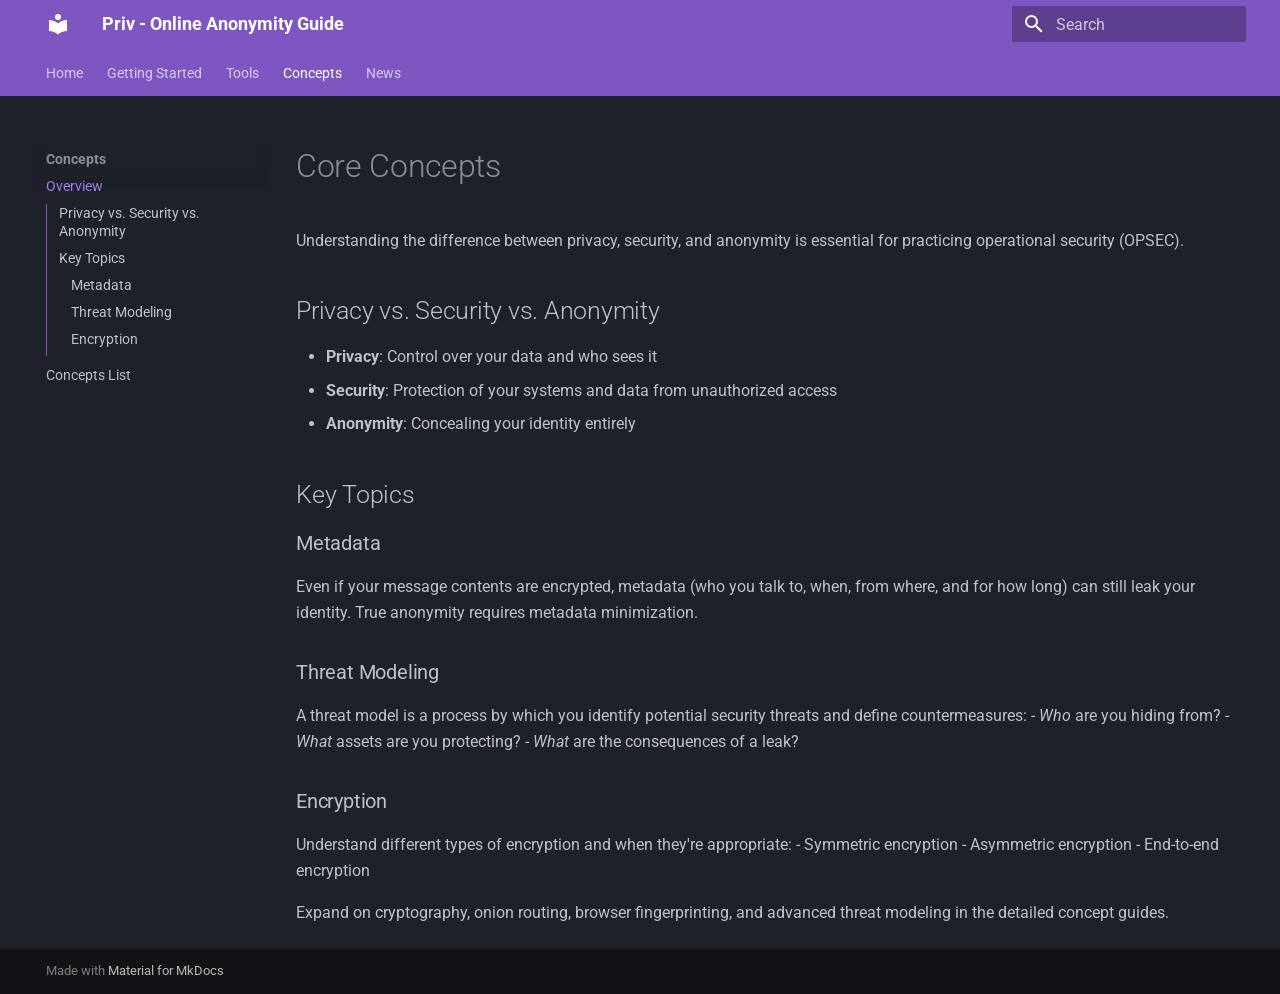
<file: site/concepts/index.html>
<!doctype html>
<html lang="en" class="no-js">
  <head>
    
      <meta charset="utf-8">
      <meta name="viewport" content="width=device-width,initial-scale=1">
      
        <meta name="description" content="A comprehensive guide to online anonymity, privacy tools, and operational security">
      
      
        <meta name="author" content="Priv Contributors">
      
      
        <link rel="canonical" href="https://example.com/concepts/">
      
      
        <link rel="prev" href="../tools/overview/">
      
      
        <link rel="next" href="overview/">
      
      
        
      
      
      <link rel="icon" href="../assets/images/favicon.png">
      <meta name="generator" content="mkdocs-1.6.1, mkdocs-material-9.7.6">
    
    
      
        <title>Overview - Priv - Online Anonymity Guide</title>
      
    
    
      <link rel="stylesheet" href="../assets/stylesheets/main.484c7ddc.min.css">
      
        
        <link rel="stylesheet" href="../assets/stylesheets/palette.ab4e12ef.min.css">
      
      


    
    
      
    
    
      
        
        
        
        <link rel="stylesheet" href="../assets/external/fonts.googleapis.com/css.49ea35f2.css">
        <style>:root{--md-text-font:"Roboto";--md-code-font:"Roboto Mono"}</style>
      
    
    
    <script>__md_scope=new URL("..",location),__md_hash=e=>[...e].reduce(((e,_)=>(e<<5)-e+_.charCodeAt(0)),0),__md_get=(e,_=localStorage,t=__md_scope)=>JSON.parse(_.getItem(t.pathname+"."+e)),__md_set=(e,_,t=localStorage,a=__md_scope)=>{try{t.setItem(a.pathname+"."+e,JSON.stringify(_))}catch(e){}}</script>
    
      

    
    
  </head>
  
  
    
    
    
    
    
    <body dir="ltr" data-md-color-scheme="slate" data-md-color-primary="deep-purple" data-md-color-accent="purple">
  
    
    <input class="md-toggle" data-md-toggle="drawer" type="checkbox" id="__drawer" autocomplete="off">
    <input class="md-toggle" data-md-toggle="search" type="checkbox" id="__search" autocomplete="off">
    <label class="md-overlay" for="__drawer"></label>
    <div data-md-component="skip">
      
        
        <a href="#core-concepts" class="md-skip">
          Skip to content
        </a>
      
    </div>
    <div data-md-component="announce">
      
    </div>
    
    
      

<header class="md-header" data-md-component="header">
  <nav class="md-header__inner md-grid" aria-label="Header">
    <a href=".." title="Priv - Online Anonymity Guide" class="md-header__button md-logo" aria-label="Priv - Online Anonymity Guide" data-md-component="logo">
      
  
  <svg xmlns="http://www.w3.org/2000/svg" viewBox="0 0 24 24"><path d="M12 8a3 3 0 0 0 3-3 3 3 0 0 0-3-3 3 3 0 0 0-3 3 3 3 0 0 0 3 3m0 3.54C9.64 9.35 6.5 8 3 8v11c3.5 0 6.64 1.35 9 3.54 2.36-2.19 5.5-3.54 9-3.54V8c-3.5 0-6.64 1.35-9 3.54"/></svg>

    </a>
    <label class="md-header__button md-icon" for="__drawer">
      
      <svg xmlns="http://www.w3.org/2000/svg" viewBox="0 0 24 24"><path d="M3 6h18v2H3zm0 5h18v2H3zm0 5h18v2H3z"/></svg>
    </label>
    <div class="md-header__title" data-md-component="header-title">
      <div class="md-header__ellipsis">
        <div class="md-header__topic">
          <span class="md-ellipsis">
            Priv - Online Anonymity Guide
          </span>
        </div>
        <div class="md-header__topic" data-md-component="header-topic">
          <span class="md-ellipsis">
            
              Overview
            
          </span>
        </div>
      </div>
    </div>
    
      
    
    
    
    
      
      
        <label class="md-header__button md-icon" for="__search">
          
          <svg xmlns="http://www.w3.org/2000/svg" viewBox="0 0 24 24"><path d="M9.5 3A6.5 6.5 0 0 1 16 9.5c0 1.61-.59 3.09-1.56 4.23l.27.27h.79l5 5-1.5 1.5-5-5v-.79l-.27-.27A6.52 6.52 0 0 1 9.5 16 6.5 6.5 0 0 1 3 9.5 6.5 6.5 0 0 1 9.5 3m0 2C7 5 5 7 5 9.5S7 14 9.5 14 14 12 14 9.5 12 5 9.5 5"/></svg>
        </label>
        <div class="md-search" data-md-component="search" role="dialog">
  <label class="md-search__overlay" for="__search"></label>
  <div class="md-search__inner" role="search">
    <form class="md-search__form" name="search">
      <input type="text" class="md-search__input" name="query" aria-label="Search" placeholder="Search" autocapitalize="off" autocorrect="off" autocomplete="off" spellcheck="false" data-md-component="search-query" required>
      <label class="md-search__icon md-icon" for="__search">
        
        <svg xmlns="http://www.w3.org/2000/svg" viewBox="0 0 24 24"><path d="M9.5 3A6.5 6.5 0 0 1 16 9.5c0 1.61-.59 3.09-1.56 4.23l.27.27h.79l5 5-1.5 1.5-5-5v-.79l-.27-.27A6.52 6.52 0 0 1 9.5 16 6.5 6.5 0 0 1 3 9.5 6.5 6.5 0 0 1 9.5 3m0 2C7 5 5 7 5 9.5S7 14 9.5 14 14 12 14 9.5 12 5 9.5 5"/></svg>
        
        <svg xmlns="http://www.w3.org/2000/svg" viewBox="0 0 24 24"><path d="M20 11v2H8l5.5 5.5-1.42 1.42L4.16 12l7.92-7.92L13.5 5.5 8 11z"/></svg>
      </label>
      <nav class="md-search__options" aria-label="Search">
        
        <button type="reset" class="md-search__icon md-icon" title="Clear" aria-label="Clear" tabindex="-1">
          
          <svg xmlns="http://www.w3.org/2000/svg" viewBox="0 0 24 24"><path d="M19 6.41 17.59 5 12 10.59 6.41 5 5 6.41 10.59 12 5 17.59 6.41 19 12 13.41 17.59 19 19 17.59 13.41 12z"/></svg>
        </button>
      </nav>
      
    </form>
    <div class="md-search__output">
      <div class="md-search__scrollwrap" tabindex="0" data-md-scrollfix>
        <div class="md-search-result" data-md-component="search-result">
          <div class="md-search-result__meta">
            Initializing search
          </div>
          <ol class="md-search-result__list" role="presentation"></ol>
        </div>
      </div>
    </div>
  </div>
</div>
      
    
    
  </nav>
  
</header>
    
    <div class="md-container" data-md-component="container">
      
      
        
          
            
<nav class="md-tabs" aria-label="Tabs" data-md-component="tabs">
  <div class="md-grid">
    <ul class="md-tabs__list">
      
        
  
  
  
  
    <li class="md-tabs__item">
      <a href=".." class="md-tabs__link">
        
  
  
    
  
  Home

      </a>
    </li>
  

      
        
  
  
  
  
    
    
      <li class="md-tabs__item">
        <a href="../getting-started/" class="md-tabs__link">
          
  
  
  Getting Started

        </a>
      </li>
    
  

      
        
  
  
  
  
    
    
      <li class="md-tabs__item">
        <a href="../tools/" class="md-tabs__link">
          
  
  
  Tools

        </a>
      </li>
    
  

      
        
  
  
  
    
  
  
    
    
      <li class="md-tabs__item md-tabs__item--active">
        <a href="./" class="md-tabs__link">
          
  
  
  Concepts

        </a>
      </li>
    
  

      
        
  
  
  
  
    
    
      <li class="md-tabs__item">
        <a href="../news/" class="md-tabs__link">
          
  
  
  News

        </a>
      </li>
    
  

      
    </ul>
  </div>
</nav>
          
        
      
      <main class="md-main" data-md-component="main">
        <div class="md-main__inner md-grid">
          
            
              
              <div class="md-sidebar md-sidebar--primary" data-md-component="sidebar" data-md-type="navigation" >
                <div class="md-sidebar__scrollwrap">
                  <div class="md-sidebar__inner">
                    


  


  

<nav class="md-nav md-nav--primary md-nav--lifted md-nav--integrated" aria-label="Navigation" data-md-level="0">
  <label class="md-nav__title" for="__drawer">
    <a href=".." title="Priv - Online Anonymity Guide" class="md-nav__button md-logo" aria-label="Priv - Online Anonymity Guide" data-md-component="logo">
      
  
  <svg xmlns="http://www.w3.org/2000/svg" viewBox="0 0 24 24"><path d="M12 8a3 3 0 0 0 3-3 3 3 0 0 0-3-3 3 3 0 0 0-3 3 3 3 0 0 0 3 3m0 3.54C9.64 9.35 6.5 8 3 8v11c3.5 0 6.64 1.35 9 3.54 2.36-2.19 5.5-3.54 9-3.54V8c-3.5 0-6.64 1.35-9 3.54"/></svg>

    </a>
    Priv - Online Anonymity Guide
  </label>
  
  <ul class="md-nav__list" data-md-scrollfix>
    
      
      
  
  
  
  
    <li class="md-nav__item">
      <a href=".." class="md-nav__link">
        
  
  
  <span class="md-ellipsis">
    
  
    Home
  

    
  </span>
  
  

      </a>
    </li>
  

    
      
      
  
  
  
  
    
    
    
    
      
      
        
      
    
    
    <li class="md-nav__item md-nav__item--nested">
      
        
        
          
        
        <input class="md-nav__toggle md-toggle md-toggle--indeterminate" type="checkbox" id="__nav_2" >
        
          
          <label class="md-nav__link" for="__nav_2" id="__nav_2_label" tabindex="0">
            
  
  
  <span class="md-ellipsis">
    
  
    Getting Started
  

    
  </span>
  
  

            <span class="md-nav__icon md-icon"></span>
          </label>
        
        <nav class="md-nav" data-md-level="1" aria-labelledby="__nav_2_label" aria-expanded="false">
          <label class="md-nav__title" for="__nav_2">
            <span class="md-nav__icon md-icon"></span>
            
  
    Getting Started
  

          </label>
          <ul class="md-nav__list" data-md-scrollfix>
            
              
                
  
  
  
  
    <li class="md-nav__item">
      <a href="../getting-started/" class="md-nav__link">
        
  
  
  <span class="md-ellipsis">
    
  
    Overview
  

    
  </span>
  
  

      </a>
    </li>
  

              
            
              
                
  
  
  
  
    <li class="md-nav__item">
      <a href="../getting-started/introduction/" class="md-nav__link">
        
  
  
  <span class="md-ellipsis">
    
  
    Introduction
  

    
  </span>
  
  

      </a>
    </li>
  

              
            
          </ul>
        </nav>
      
    </li>
  

    
      
      
  
  
  
  
    
    
    
    
      
      
        
      
    
    
    <li class="md-nav__item md-nav__item--nested">
      
        
        
          
        
        <input class="md-nav__toggle md-toggle md-toggle--indeterminate" type="checkbox" id="__nav_3" >
        
          
          <label class="md-nav__link" for="__nav_3" id="__nav_3_label" tabindex="0">
            
  
  
  <span class="md-ellipsis">
    
  
    Tools
  

    
  </span>
  
  

            <span class="md-nav__icon md-icon"></span>
          </label>
        
        <nav class="md-nav" data-md-level="1" aria-labelledby="__nav_3_label" aria-expanded="false">
          <label class="md-nav__title" for="__nav_3">
            <span class="md-nav__icon md-icon"></span>
            
  
    Tools
  

          </label>
          <ul class="md-nav__list" data-md-scrollfix>
            
              
                
  
  
  
  
    <li class="md-nav__item">
      <a href="../tools/" class="md-nav__link">
        
  
  
  <span class="md-ellipsis">
    
  
    Overview
  

    
  </span>
  
  

      </a>
    </li>
  

              
            
              
                
  
  
  
  
    <li class="md-nav__item">
      <a href="../tools/overview/" class="md-nav__link">
        
  
  
  <span class="md-ellipsis">
    
  
    Tools List
  

    
  </span>
  
  

      </a>
    </li>
  

              
            
          </ul>
        </nav>
      
    </li>
  

    
      
      
  
  
    
  
  
  
    
    
    
    
      
        
        
      
      
        
      
    
    
    <li class="md-nav__item md-nav__item--active md-nav__item--section md-nav__item--nested">
      
        
        
        <input class="md-nav__toggle md-toggle " type="checkbox" id="__nav_4" checked>
        
          
          <label class="md-nav__link" for="__nav_4" id="__nav_4_label" tabindex="">
            
  
  
  <span class="md-ellipsis">
    
  
    Concepts
  

    
  </span>
  
  

            <span class="md-nav__icon md-icon"></span>
          </label>
        
        <nav class="md-nav" data-md-level="1" aria-labelledby="__nav_4_label" aria-expanded="true">
          <label class="md-nav__title" for="__nav_4">
            <span class="md-nav__icon md-icon"></span>
            
  
    Concepts
  

          </label>
          <ul class="md-nav__list" data-md-scrollfix>
            
              
                
  
  
    
  
  
  
    <li class="md-nav__item md-nav__item--active">
      
      <input class="md-nav__toggle md-toggle" type="checkbox" id="__toc">
      
      
        
      
      
        <label class="md-nav__link md-nav__link--active" for="__toc">
          
  
  
  <span class="md-ellipsis">
    
  
    Overview
  

    
  </span>
  
  

          <span class="md-nav__icon md-icon"></span>
        </label>
      
      <a href="./" class="md-nav__link md-nav__link--active">
        
  
  
  <span class="md-ellipsis">
    
  
    Overview
  

    
  </span>
  
  

      </a>
      
        

<nav class="md-nav md-nav--secondary" aria-label="Table of contents">
  
  
  
    
  
  
    <label class="md-nav__title" for="__toc">
      <span class="md-nav__icon md-icon"></span>
      Table of contents
    </label>
    <ul class="md-nav__list" data-md-component="toc" data-md-scrollfix>
      
        <li class="md-nav__item">
  <a href="#privacy-vs-security-vs-anonymity" class="md-nav__link">
    <span class="md-ellipsis">
      
        Privacy vs. Security vs. Anonymity
      
    </span>
  </a>
  
</li>
      
        <li class="md-nav__item">
  <a href="#key-topics" class="md-nav__link">
    <span class="md-ellipsis">
      
        Key Topics
      
    </span>
  </a>
  
    <nav class="md-nav" aria-label="Key Topics">
      <ul class="md-nav__list">
        
          <li class="md-nav__item">
  <a href="#metadata" class="md-nav__link">
    <span class="md-ellipsis">
      
        Metadata
      
    </span>
  </a>
  
</li>
        
          <li class="md-nav__item">
  <a href="#threat-modeling" class="md-nav__link">
    <span class="md-ellipsis">
      
        Threat Modeling
      
    </span>
  </a>
  
</li>
        
          <li class="md-nav__item">
  <a href="#encryption" class="md-nav__link">
    <span class="md-ellipsis">
      
        Encryption
      
    </span>
  </a>
  
</li>
        
      </ul>
    </nav>
  
</li>
      
    </ul>
  
</nav>
      
    </li>
  

              
            
              
                
  
  
  
  
    <li class="md-nav__item">
      <a href="overview/" class="md-nav__link">
        
  
  
  <span class="md-ellipsis">
    
  
    Concepts List
  

    
  </span>
  
  

      </a>
    </li>
  

              
            
          </ul>
        </nav>
      
    </li>
  

    
      
      
  
  
  
  
    
    
    
    
      
      
        
      
    
    
    <li class="md-nav__item md-nav__item--nested">
      
        
        
          
        
        <input class="md-nav__toggle md-toggle md-toggle--indeterminate" type="checkbox" id="__nav_5" >
        
          
          <label class="md-nav__link" for="__nav_5" id="__nav_5_label" tabindex="0">
            
  
  
  <span class="md-ellipsis">
    
  
    News
  

    
  </span>
  
  

            <span class="md-nav__icon md-icon"></span>
          </label>
        
        <nav class="md-nav" data-md-level="1" aria-labelledby="__nav_5_label" aria-expanded="false">
          <label class="md-nav__title" for="__nav_5">
            <span class="md-nav__icon md-icon"></span>
            
  
    News
  

          </label>
          <ul class="md-nav__list" data-md-scrollfix>
            
              
                
  
  
  
  
    <li class="md-nav__item">
      <a href="../news/" class="md-nav__link">
        
  
  
  <span class="md-ellipsis">
    
  
    Overview
  

    
  </span>
  
  

      </a>
    </li>
  

              
            
              
                
  
  
  
  
    <li class="md-nav__item">
      <a href="../news/overview/" class="md-nav__link">
        
  
  
  <span class="md-ellipsis">
    
  
    News Updates
  

    
  </span>
  
  

      </a>
    </li>
  

              
            
          </ul>
        </nav>
      
    </li>
  

    
  </ul>
</nav>
                  </div>
                </div>
              </div>
            
            
          
          
            <div class="md-content" data-md-component="content">
              
              <article class="md-content__inner md-typeset">
                
                  



<h1 id="core-concepts">Core Concepts</h1>
<p>Understanding the difference between privacy, security, and anonymity is essential for practicing operational security (OPSEC).</p>
<h2 id="privacy-vs-security-vs-anonymity">Privacy vs. Security vs. Anonymity</h2>
<ul>
<li><strong>Privacy</strong>: Control over your data and who sees it</li>
<li><strong>Security</strong>: Protection of your systems and data from unauthorized access</li>
<li><strong>Anonymity</strong>: Concealing your identity entirely</li>
</ul>
<h2 id="key-topics">Key Topics</h2>
<h3 id="metadata">Metadata</h3>
<p>Even if your message contents are encrypted, metadata (who you talk to, when, from where, and for how long) can still leak your identity. True anonymity requires metadata minimization.</p>
<h3 id="threat-modeling">Threat Modeling</h3>
<p>A threat model is a process by which you identify potential security threats and define countermeasures:
- <em>Who</em> are you hiding from?
- <em>What</em> assets are you protecting?
- <em>What</em> are the consequences of a leak?</p>
<h3 id="encryption">Encryption</h3>
<p>Understand different types of encryption and when they're appropriate:
- Symmetric encryption
- Asymmetric encryption
- End-to-end encryption</p>
<p>Expand on cryptography, onion routing, browser fingerprinting, and advanced threat modeling in the detailed concept guides.</p>












                
              </article>
            </div>
          
          
<script>var target=document.getElementById(location.hash.slice(1));target&&target.name&&(target.checked=target.name.startsWith("__tabbed_"))</script>
        </div>
        
      </main>
      
        <footer class="md-footer">
  
  <div class="md-footer-meta md-typeset">
    <div class="md-footer-meta__inner md-grid">
      <div class="md-copyright">
  
  
    Made with
    <a href="https://squidfunk.github.io/mkdocs-material/" target="_blank" rel="noopener">
      Material for MkDocs
    </a>
  
</div>
      
    </div>
  </div>
</footer>
      
    </div>
    <div class="md-dialog" data-md-component="dialog">
      <div class="md-dialog__inner md-typeset"></div>
    </div>
    
    
    
      
      
      <script id="__config" type="application/json">{"annotate": null, "base": "..", "features": ["navigation.tabs", "navigation.sections", "navigation.expand", "toc.integrate", "content.code.copy", "content.code.select"], "search": "../assets/javascripts/workers/search.2c215733.min.js", "tags": null, "translations": {"clipboard.copied": "Copied to clipboard", "clipboard.copy": "Copy to clipboard", "search.result.more.one": "1 more on this page", "search.result.more.other": "# more on this page", "search.result.none": "No matching documents", "search.result.one": "1 matching document", "search.result.other": "# matching documents", "search.result.placeholder": "Type to start searching", "search.result.term.missing": "Missing", "select.version": "Select version"}, "version": null}</script>
    
    
      <script src="../assets/javascripts/bundle.79ae519e.min.js"></script>
      
    
  </body>
</html>
</file>
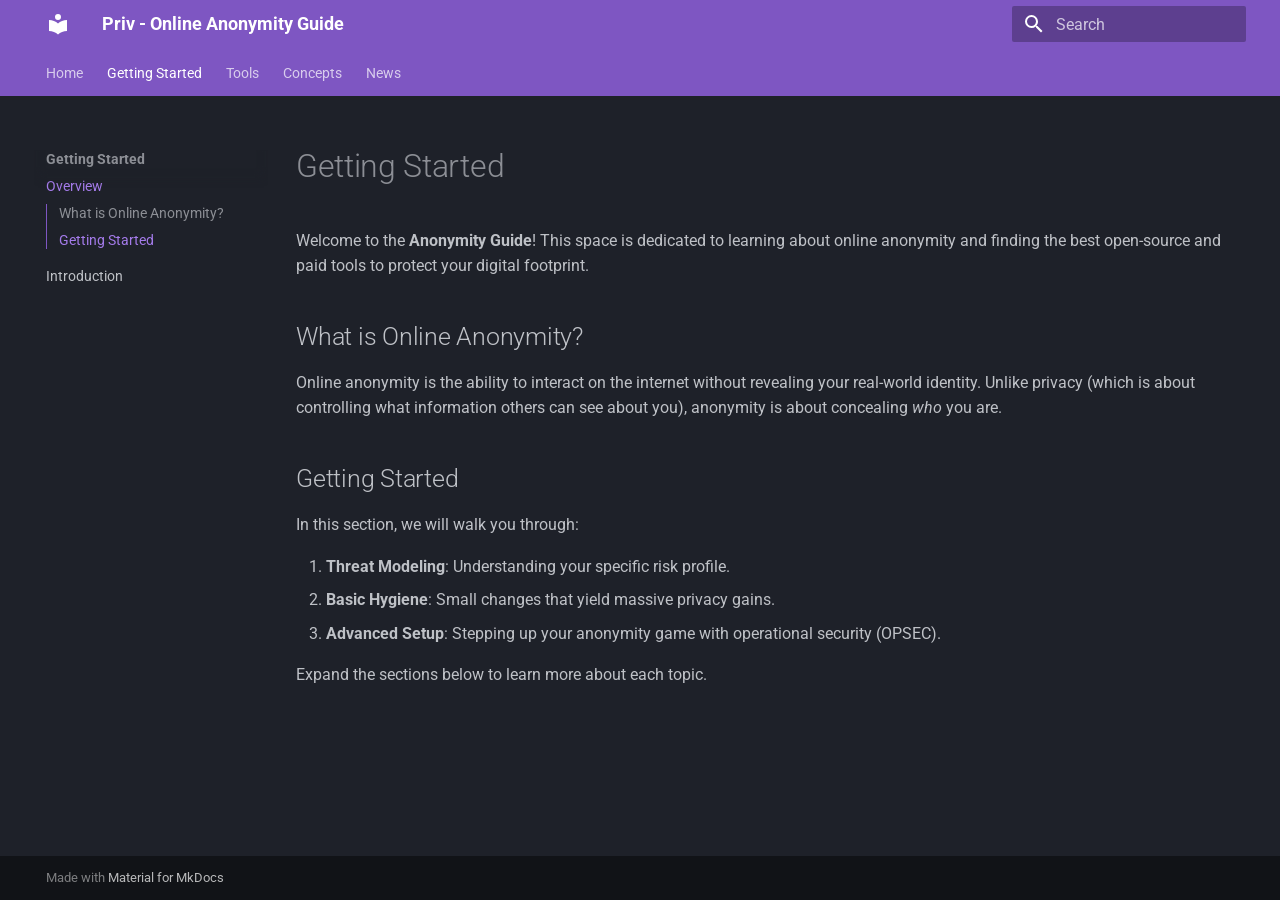
<file: site/getting-started/index.html>
<!doctype html>
<html lang="en" class="no-js">
  <head>
    
      <meta charset="utf-8">
      <meta name="viewport" content="width=device-width,initial-scale=1">
      
        <meta name="description" content="A comprehensive guide to online anonymity, privacy tools, and operational security">
      
      
        <meta name="author" content="Priv Contributors">
      
      
        <link rel="canonical" href="https://example.com/getting-started/">
      
      
        <link rel="prev" href="..">
      
      
        <link rel="next" href="introduction/">
      
      
        
      
      
      <link rel="icon" href="../assets/images/favicon.png">
      <meta name="generator" content="mkdocs-1.6.1, mkdocs-material-9.7.6">
    
    
      
        <title>Overview - Priv - Online Anonymity Guide</title>
      
    
    
      <link rel="stylesheet" href="../assets/stylesheets/main.484c7ddc.min.css">
      
        
        <link rel="stylesheet" href="../assets/stylesheets/palette.ab4e12ef.min.css">
      
      


    
    
      
    
    
      
        
        
        
        <link rel="stylesheet" href="../assets/external/fonts.googleapis.com/css.49ea35f2.css">
        <style>:root{--md-text-font:"Roboto";--md-code-font:"Roboto Mono"}</style>
      
    
    
    <script>__md_scope=new URL("..",location),__md_hash=e=>[...e].reduce(((e,_)=>(e<<5)-e+_.charCodeAt(0)),0),__md_get=(e,_=localStorage,t=__md_scope)=>JSON.parse(_.getItem(t.pathname+"."+e)),__md_set=(e,_,t=localStorage,a=__md_scope)=>{try{t.setItem(a.pathname+"."+e,JSON.stringify(_))}catch(e){}}</script>
    
      

    
    
  </head>
  
  
    
    
    
    
    
    <body dir="ltr" data-md-color-scheme="slate" data-md-color-primary="deep-purple" data-md-color-accent="purple">
  
    
    <input class="md-toggle" data-md-toggle="drawer" type="checkbox" id="__drawer" autocomplete="off">
    <input class="md-toggle" data-md-toggle="search" type="checkbox" id="__search" autocomplete="off">
    <label class="md-overlay" for="__drawer"></label>
    <div data-md-component="skip">
      
        
        <a href="#getting-started" class="md-skip">
          Skip to content
        </a>
      
    </div>
    <div data-md-component="announce">
      
    </div>
    
    
      

<header class="md-header" data-md-component="header">
  <nav class="md-header__inner md-grid" aria-label="Header">
    <a href=".." title="Priv - Online Anonymity Guide" class="md-header__button md-logo" aria-label="Priv - Online Anonymity Guide" data-md-component="logo">
      
  
  <svg xmlns="http://www.w3.org/2000/svg" viewBox="0 0 24 24"><path d="M12 8a3 3 0 0 0 3-3 3 3 0 0 0-3-3 3 3 0 0 0-3 3 3 3 0 0 0 3 3m0 3.54C9.64 9.35 6.5 8 3 8v11c3.5 0 6.64 1.35 9 3.54 2.36-2.19 5.5-3.54 9-3.54V8c-3.5 0-6.64 1.35-9 3.54"/></svg>

    </a>
    <label class="md-header__button md-icon" for="__drawer">
      
      <svg xmlns="http://www.w3.org/2000/svg" viewBox="0 0 24 24"><path d="M3 6h18v2H3zm0 5h18v2H3zm0 5h18v2H3z"/></svg>
    </label>
    <div class="md-header__title" data-md-component="header-title">
      <div class="md-header__ellipsis">
        <div class="md-header__topic">
          <span class="md-ellipsis">
            Priv - Online Anonymity Guide
          </span>
        </div>
        <div class="md-header__topic" data-md-component="header-topic">
          <span class="md-ellipsis">
            
              Overview
            
          </span>
        </div>
      </div>
    </div>
    
      
    
    
    
    
      
      
        <label class="md-header__button md-icon" for="__search">
          
          <svg xmlns="http://www.w3.org/2000/svg" viewBox="0 0 24 24"><path d="M9.5 3A6.5 6.5 0 0 1 16 9.5c0 1.61-.59 3.09-1.56 4.23l.27.27h.79l5 5-1.5 1.5-5-5v-.79l-.27-.27A6.52 6.52 0 0 1 9.5 16 6.5 6.5 0 0 1 3 9.5 6.5 6.5 0 0 1 9.5 3m0 2C7 5 5 7 5 9.5S7 14 9.5 14 14 12 14 9.5 12 5 9.5 5"/></svg>
        </label>
        <div class="md-search" data-md-component="search" role="dialog">
  <label class="md-search__overlay" for="__search"></label>
  <div class="md-search__inner" role="search">
    <form class="md-search__form" name="search">
      <input type="text" class="md-search__input" name="query" aria-label="Search" placeholder="Search" autocapitalize="off" autocorrect="off" autocomplete="off" spellcheck="false" data-md-component="search-query" required>
      <label class="md-search__icon md-icon" for="__search">
        
        <svg xmlns="http://www.w3.org/2000/svg" viewBox="0 0 24 24"><path d="M9.5 3A6.5 6.5 0 0 1 16 9.5c0 1.61-.59 3.09-1.56 4.23l.27.27h.79l5 5-1.5 1.5-5-5v-.79l-.27-.27A6.52 6.52 0 0 1 9.5 16 6.5 6.5 0 0 1 3 9.5 6.5 6.5 0 0 1 9.5 3m0 2C7 5 5 7 5 9.5S7 14 9.5 14 14 12 14 9.5 12 5 9.5 5"/></svg>
        
        <svg xmlns="http://www.w3.org/2000/svg" viewBox="0 0 24 24"><path d="M20 11v2H8l5.5 5.5-1.42 1.42L4.16 12l7.92-7.92L13.5 5.5 8 11z"/></svg>
      </label>
      <nav class="md-search__options" aria-label="Search">
        
        <button type="reset" class="md-search__icon md-icon" title="Clear" aria-label="Clear" tabindex="-1">
          
          <svg xmlns="http://www.w3.org/2000/svg" viewBox="0 0 24 24"><path d="M19 6.41 17.59 5 12 10.59 6.41 5 5 6.41 10.59 12 5 17.59 6.41 19 12 13.41 17.59 19 19 17.59 13.41 12z"/></svg>
        </button>
      </nav>
      
    </form>
    <div class="md-search__output">
      <div class="md-search__scrollwrap" tabindex="0" data-md-scrollfix>
        <div class="md-search-result" data-md-component="search-result">
          <div class="md-search-result__meta">
            Initializing search
          </div>
          <ol class="md-search-result__list" role="presentation"></ol>
        </div>
      </div>
    </div>
  </div>
</div>
      
    
    
  </nav>
  
</header>
    
    <div class="md-container" data-md-component="container">
      
      
        
          
            
<nav class="md-tabs" aria-label="Tabs" data-md-component="tabs">
  <div class="md-grid">
    <ul class="md-tabs__list">
      
        
  
  
  
  
    <li class="md-tabs__item">
      <a href=".." class="md-tabs__link">
        
  
  
    
  
  Home

      </a>
    </li>
  

      
        
  
  
  
    
  
  
    
    
      <li class="md-tabs__item md-tabs__item--active">
        <a href="./" class="md-tabs__link">
          
  
  
  Getting Started

        </a>
      </li>
    
  

      
        
  
  
  
  
    
    
      <li class="md-tabs__item">
        <a href="../tools/" class="md-tabs__link">
          
  
  
  Tools

        </a>
      </li>
    
  

      
        
  
  
  
  
    
    
      <li class="md-tabs__item">
        <a href="../concepts/" class="md-tabs__link">
          
  
  
  Concepts

        </a>
      </li>
    
  

      
        
  
  
  
  
    
    
      <li class="md-tabs__item">
        <a href="../news/" class="md-tabs__link">
          
  
  
  News

        </a>
      </li>
    
  

      
    </ul>
  </div>
</nav>
          
        
      
      <main class="md-main" data-md-component="main">
        <div class="md-main__inner md-grid">
          
            
              
              <div class="md-sidebar md-sidebar--primary" data-md-component="sidebar" data-md-type="navigation" >
                <div class="md-sidebar__scrollwrap">
                  <div class="md-sidebar__inner">
                    


  


  

<nav class="md-nav md-nav--primary md-nav--lifted md-nav--integrated" aria-label="Navigation" data-md-level="0">
  <label class="md-nav__title" for="__drawer">
    <a href=".." title="Priv - Online Anonymity Guide" class="md-nav__button md-logo" aria-label="Priv - Online Anonymity Guide" data-md-component="logo">
      
  
  <svg xmlns="http://www.w3.org/2000/svg" viewBox="0 0 24 24"><path d="M12 8a3 3 0 0 0 3-3 3 3 0 0 0-3-3 3 3 0 0 0-3 3 3 3 0 0 0 3 3m0 3.54C9.64 9.35 6.5 8 3 8v11c3.5 0 6.64 1.35 9 3.54 2.36-2.19 5.5-3.54 9-3.54V8c-3.5 0-6.64 1.35-9 3.54"/></svg>

    </a>
    Priv - Online Anonymity Guide
  </label>
  
  <ul class="md-nav__list" data-md-scrollfix>
    
      
      
  
  
  
  
    <li class="md-nav__item">
      <a href=".." class="md-nav__link">
        
  
  
  <span class="md-ellipsis">
    
  
    Home
  

    
  </span>
  
  

      </a>
    </li>
  

    
      
      
  
  
    
  
  
  
    
    
    
    
      
        
        
      
      
        
      
    
    
    <li class="md-nav__item md-nav__item--active md-nav__item--section md-nav__item--nested">
      
        
        
        <input class="md-nav__toggle md-toggle " type="checkbox" id="__nav_2" checked>
        
          
          <label class="md-nav__link" for="__nav_2" id="__nav_2_label" tabindex="">
            
  
  
  <span class="md-ellipsis">
    
  
    Getting Started
  

    
  </span>
  
  

            <span class="md-nav__icon md-icon"></span>
          </label>
        
        <nav class="md-nav" data-md-level="1" aria-labelledby="__nav_2_label" aria-expanded="true">
          <label class="md-nav__title" for="__nav_2">
            <span class="md-nav__icon md-icon"></span>
            
  
    Getting Started
  

          </label>
          <ul class="md-nav__list" data-md-scrollfix>
            
              
                
  
  
    
  
  
  
    <li class="md-nav__item md-nav__item--active">
      
      <input class="md-nav__toggle md-toggle" type="checkbox" id="__toc">
      
      
        
      
      
        <label class="md-nav__link md-nav__link--active" for="__toc">
          
  
  
  <span class="md-ellipsis">
    
  
    Overview
  

    
  </span>
  
  

          <span class="md-nav__icon md-icon"></span>
        </label>
      
      <a href="./" class="md-nav__link md-nav__link--active">
        
  
  
  <span class="md-ellipsis">
    
  
    Overview
  

    
  </span>
  
  

      </a>
      
        

<nav class="md-nav md-nav--secondary" aria-label="Table of contents">
  
  
  
    
  
  
    <label class="md-nav__title" for="__toc">
      <span class="md-nav__icon md-icon"></span>
      Table of contents
    </label>
    <ul class="md-nav__list" data-md-component="toc" data-md-scrollfix>
      
        <li class="md-nav__item">
  <a href="#what-is-online-anonymity" class="md-nav__link">
    <span class="md-ellipsis">
      
        What is Online Anonymity?
      
    </span>
  </a>
  
</li>
      
        <li class="md-nav__item">
  <a href="#getting-started_1" class="md-nav__link">
    <span class="md-ellipsis">
      
        Getting Started
      
    </span>
  </a>
  
</li>
      
    </ul>
  
</nav>
      
    </li>
  

              
            
              
                
  
  
  
  
    <li class="md-nav__item">
      <a href="introduction/" class="md-nav__link">
        
  
  
  <span class="md-ellipsis">
    
  
    Introduction
  

    
  </span>
  
  

      </a>
    </li>
  

              
            
          </ul>
        </nav>
      
    </li>
  

    
      
      
  
  
  
  
    
    
    
    
      
      
        
      
    
    
    <li class="md-nav__item md-nav__item--nested">
      
        
        
          
        
        <input class="md-nav__toggle md-toggle md-toggle--indeterminate" type="checkbox" id="__nav_3" >
        
          
          <label class="md-nav__link" for="__nav_3" id="__nav_3_label" tabindex="0">
            
  
  
  <span class="md-ellipsis">
    
  
    Tools
  

    
  </span>
  
  

            <span class="md-nav__icon md-icon"></span>
          </label>
        
        <nav class="md-nav" data-md-level="1" aria-labelledby="__nav_3_label" aria-expanded="false">
          <label class="md-nav__title" for="__nav_3">
            <span class="md-nav__icon md-icon"></span>
            
  
    Tools
  

          </label>
          <ul class="md-nav__list" data-md-scrollfix>
            
              
                
  
  
  
  
    <li class="md-nav__item">
      <a href="../tools/" class="md-nav__link">
        
  
  
  <span class="md-ellipsis">
    
  
    Overview
  

    
  </span>
  
  

      </a>
    </li>
  

              
            
              
                
  
  
  
  
    <li class="md-nav__item">
      <a href="../tools/overview/" class="md-nav__link">
        
  
  
  <span class="md-ellipsis">
    
  
    Tools List
  

    
  </span>
  
  

      </a>
    </li>
  

              
            
          </ul>
        </nav>
      
    </li>
  

    
      
      
  
  
  
  
    
    
    
    
      
      
        
      
    
    
    <li class="md-nav__item md-nav__item--nested">
      
        
        
          
        
        <input class="md-nav__toggle md-toggle md-toggle--indeterminate" type="checkbox" id="__nav_4" >
        
          
          <label class="md-nav__link" for="__nav_4" id="__nav_4_label" tabindex="0">
            
  
  
  <span class="md-ellipsis">
    
  
    Concepts
  

    
  </span>
  
  

            <span class="md-nav__icon md-icon"></span>
          </label>
        
        <nav class="md-nav" data-md-level="1" aria-labelledby="__nav_4_label" aria-expanded="false">
          <label class="md-nav__title" for="__nav_4">
            <span class="md-nav__icon md-icon"></span>
            
  
    Concepts
  

          </label>
          <ul class="md-nav__list" data-md-scrollfix>
            
              
                
  
  
  
  
    <li class="md-nav__item">
      <a href="../concepts/" class="md-nav__link">
        
  
  
  <span class="md-ellipsis">
    
  
    Overview
  

    
  </span>
  
  

      </a>
    </li>
  

              
            
              
                
  
  
  
  
    <li class="md-nav__item">
      <a href="../concepts/overview/" class="md-nav__link">
        
  
  
  <span class="md-ellipsis">
    
  
    Concepts List
  

    
  </span>
  
  

      </a>
    </li>
  

              
            
          </ul>
        </nav>
      
    </li>
  

    
      
      
  
  
  
  
    
    
    
    
      
      
        
      
    
    
    <li class="md-nav__item md-nav__item--nested">
      
        
        
          
        
        <input class="md-nav__toggle md-toggle md-toggle--indeterminate" type="checkbox" id="__nav_5" >
        
          
          <label class="md-nav__link" for="__nav_5" id="__nav_5_label" tabindex="0">
            
  
  
  <span class="md-ellipsis">
    
  
    News
  

    
  </span>
  
  

            <span class="md-nav__icon md-icon"></span>
          </label>
        
        <nav class="md-nav" data-md-level="1" aria-labelledby="__nav_5_label" aria-expanded="false">
          <label class="md-nav__title" for="__nav_5">
            <span class="md-nav__icon md-icon"></span>
            
  
    News
  

          </label>
          <ul class="md-nav__list" data-md-scrollfix>
            
              
                
  
  
  
  
    <li class="md-nav__item">
      <a href="../news/" class="md-nav__link">
        
  
  
  <span class="md-ellipsis">
    
  
    Overview
  

    
  </span>
  
  

      </a>
    </li>
  

              
            
              
                
  
  
  
  
    <li class="md-nav__item">
      <a href="../news/overview/" class="md-nav__link">
        
  
  
  <span class="md-ellipsis">
    
  
    News Updates
  

    
  </span>
  
  

      </a>
    </li>
  

              
            
          </ul>
        </nav>
      
    </li>
  

    
  </ul>
</nav>
                  </div>
                </div>
              </div>
            
            
          
          
            <div class="md-content" data-md-component="content">
              
              <article class="md-content__inner md-typeset">
                
                  



<h1 id="getting-started">Getting Started</h1>
<p>Welcome to the <strong>Anonymity Guide</strong>! This space is dedicated to learning about online anonymity and finding the best open-source and paid tools to protect your digital footprint.</p>
<h2 id="what-is-online-anonymity">What is Online Anonymity?</h2>
<p>Online anonymity is the ability to interact on the internet without revealing your real-world identity. Unlike privacy (which is about controlling what information others can see about you), anonymity is about concealing <em>who</em> you are.</p>
<h2 id="getting-started_1">Getting Started</h2>
<p>In this section, we will walk you through:</p>
<ol>
<li><strong>Threat Modeling</strong>: Understanding your specific risk profile.</li>
<li><strong>Basic Hygiene</strong>: Small changes that yield massive privacy gains.</li>
<li><strong>Advanced Setup</strong>: Stepping up your anonymity game with operational security (OPSEC).</li>
</ol>
<p>Expand the sections below to learn more about each topic.</p>












                
              </article>
            </div>
          
          
<script>var target=document.getElementById(location.hash.slice(1));target&&target.name&&(target.checked=target.name.startsWith("__tabbed_"))</script>
        </div>
        
      </main>
      
        <footer class="md-footer">
  
  <div class="md-footer-meta md-typeset">
    <div class="md-footer-meta__inner md-grid">
      <div class="md-copyright">
  
  
    Made with
    <a href="https://squidfunk.github.io/mkdocs-material/" target="_blank" rel="noopener">
      Material for MkDocs
    </a>
  
</div>
      
    </div>
  </div>
</footer>
      
    </div>
    <div class="md-dialog" data-md-component="dialog">
      <div class="md-dialog__inner md-typeset"></div>
    </div>
    
    
    
      
      
      <script id="__config" type="application/json">{"annotate": null, "base": "..", "features": ["navigation.tabs", "navigation.sections", "navigation.expand", "toc.integrate", "content.code.copy", "content.code.select"], "search": "../assets/javascripts/workers/search.2c215733.min.js", "tags": null, "translations": {"clipboard.copied": "Copied to clipboard", "clipboard.copy": "Copy to clipboard", "search.result.more.one": "1 more on this page", "search.result.more.other": "# more on this page", "search.result.none": "No matching documents", "search.result.one": "1 matching document", "search.result.other": "# matching documents", "search.result.placeholder": "Type to start searching", "search.result.term.missing": "Missing", "select.version": "Select version"}, "version": null}</script>
    
    
      <script src="../assets/javascripts/bundle.79ae519e.min.js"></script>
      
    
  </body>
</html>
</file>
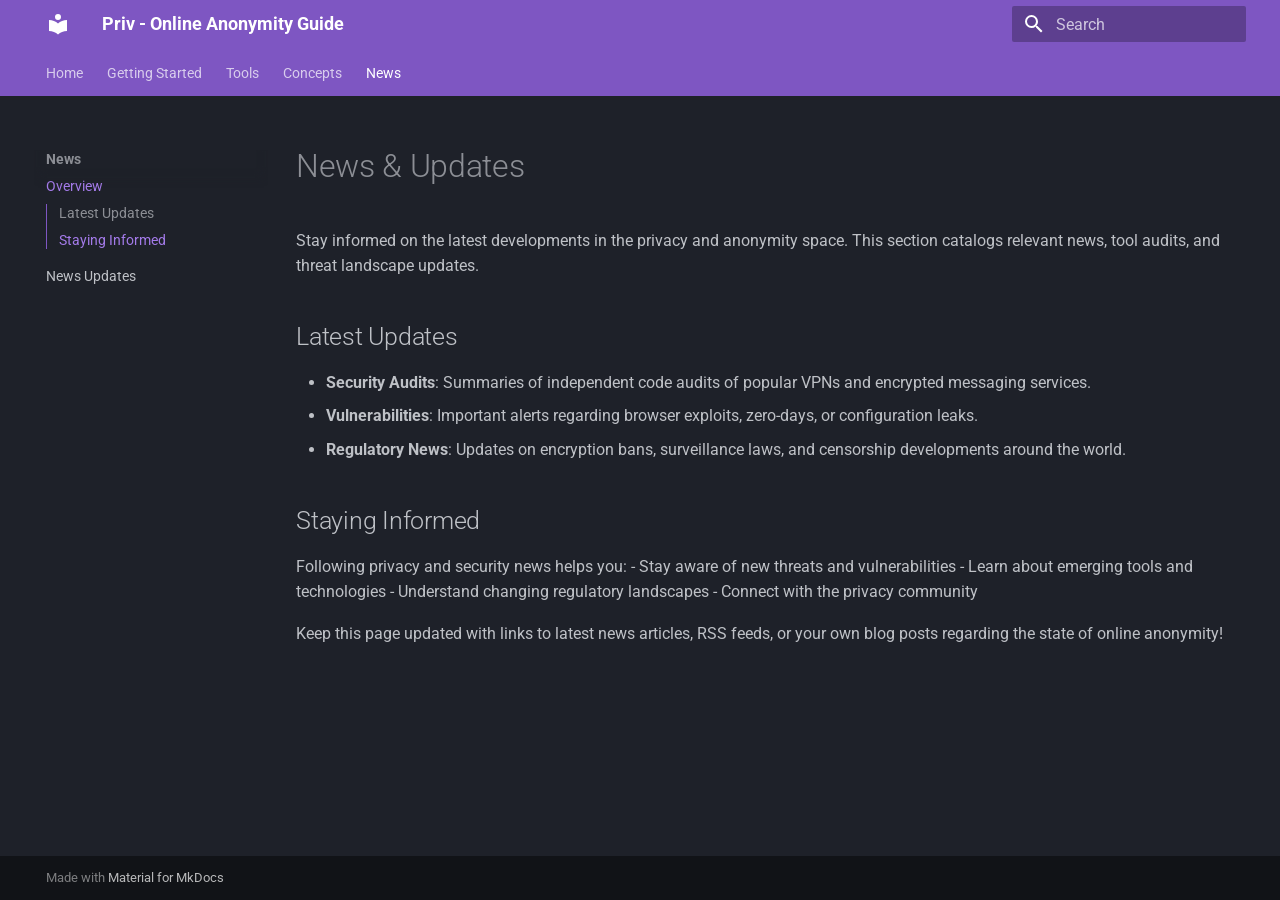
<file: site/news/index.html>
<!doctype html>
<html lang="en" class="no-js">
  <head>
    
      <meta charset="utf-8">
      <meta name="viewport" content="width=device-width,initial-scale=1">
      
        <meta name="description" content="A comprehensive guide to online anonymity, privacy tools, and operational security">
      
      
        <meta name="author" content="Priv Contributors">
      
      
        <link rel="canonical" href="https://example.com/news/">
      
      
        <link rel="prev" href="../concepts/overview/">
      
      
        <link rel="next" href="overview/">
      
      
        
      
      
      <link rel="icon" href="../assets/images/favicon.png">
      <meta name="generator" content="mkdocs-1.6.1, mkdocs-material-9.7.6">
    
    
      
        <title>Overview - Priv - Online Anonymity Guide</title>
      
    
    
      <link rel="stylesheet" href="../assets/stylesheets/main.484c7ddc.min.css">
      
        
        <link rel="stylesheet" href="../assets/stylesheets/palette.ab4e12ef.min.css">
      
      


    
    
      
    
    
      
        
        
        
        <link rel="stylesheet" href="../assets/external/fonts.googleapis.com/css.49ea35f2.css">
        <style>:root{--md-text-font:"Roboto";--md-code-font:"Roboto Mono"}</style>
      
    
    
    <script>__md_scope=new URL("..",location),__md_hash=e=>[...e].reduce(((e,_)=>(e<<5)-e+_.charCodeAt(0)),0),__md_get=(e,_=localStorage,t=__md_scope)=>JSON.parse(_.getItem(t.pathname+"."+e)),__md_set=(e,_,t=localStorage,a=__md_scope)=>{try{t.setItem(a.pathname+"."+e,JSON.stringify(_))}catch(e){}}</script>
    
      

    
    
  </head>
  
  
    
    
    
    
    
    <body dir="ltr" data-md-color-scheme="slate" data-md-color-primary="deep-purple" data-md-color-accent="purple">
  
    
    <input class="md-toggle" data-md-toggle="drawer" type="checkbox" id="__drawer" autocomplete="off">
    <input class="md-toggle" data-md-toggle="search" type="checkbox" id="__search" autocomplete="off">
    <label class="md-overlay" for="__drawer"></label>
    <div data-md-component="skip">
      
        
        <a href="#news-updates" class="md-skip">
          Skip to content
        </a>
      
    </div>
    <div data-md-component="announce">
      
    </div>
    
    
      

<header class="md-header" data-md-component="header">
  <nav class="md-header__inner md-grid" aria-label="Header">
    <a href=".." title="Priv - Online Anonymity Guide" class="md-header__button md-logo" aria-label="Priv - Online Anonymity Guide" data-md-component="logo">
      
  
  <svg xmlns="http://www.w3.org/2000/svg" viewBox="0 0 24 24"><path d="M12 8a3 3 0 0 0 3-3 3 3 0 0 0-3-3 3 3 0 0 0-3 3 3 3 0 0 0 3 3m0 3.54C9.64 9.35 6.5 8 3 8v11c3.5 0 6.64 1.35 9 3.54 2.36-2.19 5.5-3.54 9-3.54V8c-3.5 0-6.64 1.35-9 3.54"/></svg>

    </a>
    <label class="md-header__button md-icon" for="__drawer">
      
      <svg xmlns="http://www.w3.org/2000/svg" viewBox="0 0 24 24"><path d="M3 6h18v2H3zm0 5h18v2H3zm0 5h18v2H3z"/></svg>
    </label>
    <div class="md-header__title" data-md-component="header-title">
      <div class="md-header__ellipsis">
        <div class="md-header__topic">
          <span class="md-ellipsis">
            Priv - Online Anonymity Guide
          </span>
        </div>
        <div class="md-header__topic" data-md-component="header-topic">
          <span class="md-ellipsis">
            
              Overview
            
          </span>
        </div>
      </div>
    </div>
    
      
    
    
    
    
      
      
        <label class="md-header__button md-icon" for="__search">
          
          <svg xmlns="http://www.w3.org/2000/svg" viewBox="0 0 24 24"><path d="M9.5 3A6.5 6.5 0 0 1 16 9.5c0 1.61-.59 3.09-1.56 4.23l.27.27h.79l5 5-1.5 1.5-5-5v-.79l-.27-.27A6.52 6.52 0 0 1 9.5 16 6.5 6.5 0 0 1 3 9.5 6.5 6.5 0 0 1 9.5 3m0 2C7 5 5 7 5 9.5S7 14 9.5 14 14 12 14 9.5 12 5 9.5 5"/></svg>
        </label>
        <div class="md-search" data-md-component="search" role="dialog">
  <label class="md-search__overlay" for="__search"></label>
  <div class="md-search__inner" role="search">
    <form class="md-search__form" name="search">
      <input type="text" class="md-search__input" name="query" aria-label="Search" placeholder="Search" autocapitalize="off" autocorrect="off" autocomplete="off" spellcheck="false" data-md-component="search-query" required>
      <label class="md-search__icon md-icon" for="__search">
        
        <svg xmlns="http://www.w3.org/2000/svg" viewBox="0 0 24 24"><path d="M9.5 3A6.5 6.5 0 0 1 16 9.5c0 1.61-.59 3.09-1.56 4.23l.27.27h.79l5 5-1.5 1.5-5-5v-.79l-.27-.27A6.52 6.52 0 0 1 9.5 16 6.5 6.5 0 0 1 3 9.5 6.5 6.5 0 0 1 9.5 3m0 2C7 5 5 7 5 9.5S7 14 9.5 14 14 12 14 9.5 12 5 9.5 5"/></svg>
        
        <svg xmlns="http://www.w3.org/2000/svg" viewBox="0 0 24 24"><path d="M20 11v2H8l5.5 5.5-1.42 1.42L4.16 12l7.92-7.92L13.5 5.5 8 11z"/></svg>
      </label>
      <nav class="md-search__options" aria-label="Search">
        
        <button type="reset" class="md-search__icon md-icon" title="Clear" aria-label="Clear" tabindex="-1">
          
          <svg xmlns="http://www.w3.org/2000/svg" viewBox="0 0 24 24"><path d="M19 6.41 17.59 5 12 10.59 6.41 5 5 6.41 10.59 12 5 17.59 6.41 19 12 13.41 17.59 19 19 17.59 13.41 12z"/></svg>
        </button>
      </nav>
      
    </form>
    <div class="md-search__output">
      <div class="md-search__scrollwrap" tabindex="0" data-md-scrollfix>
        <div class="md-search-result" data-md-component="search-result">
          <div class="md-search-result__meta">
            Initializing search
          </div>
          <ol class="md-search-result__list" role="presentation"></ol>
        </div>
      </div>
    </div>
  </div>
</div>
      
    
    
  </nav>
  
</header>
    
    <div class="md-container" data-md-component="container">
      
      
        
          
            
<nav class="md-tabs" aria-label="Tabs" data-md-component="tabs">
  <div class="md-grid">
    <ul class="md-tabs__list">
      
        
  
  
  
  
    <li class="md-tabs__item">
      <a href=".." class="md-tabs__link">
        
  
  
    
  
  Home

      </a>
    </li>
  

      
        
  
  
  
  
    
    
      <li class="md-tabs__item">
        <a href="../getting-started/" class="md-tabs__link">
          
  
  
  Getting Started

        </a>
      </li>
    
  

      
        
  
  
  
  
    
    
      <li class="md-tabs__item">
        <a href="../tools/" class="md-tabs__link">
          
  
  
  Tools

        </a>
      </li>
    
  

      
        
  
  
  
  
    
    
      <li class="md-tabs__item">
        <a href="../concepts/" class="md-tabs__link">
          
  
  
  Concepts

        </a>
      </li>
    
  

      
        
  
  
  
    
  
  
    
    
      <li class="md-tabs__item md-tabs__item--active">
        <a href="./" class="md-tabs__link">
          
  
  
  News

        </a>
      </li>
    
  

      
    </ul>
  </div>
</nav>
          
        
      
      <main class="md-main" data-md-component="main">
        <div class="md-main__inner md-grid">
          
            
              
              <div class="md-sidebar md-sidebar--primary" data-md-component="sidebar" data-md-type="navigation" >
                <div class="md-sidebar__scrollwrap">
                  <div class="md-sidebar__inner">
                    


  


  

<nav class="md-nav md-nav--primary md-nav--lifted md-nav--integrated" aria-label="Navigation" data-md-level="0">
  <label class="md-nav__title" for="__drawer">
    <a href=".." title="Priv - Online Anonymity Guide" class="md-nav__button md-logo" aria-label="Priv - Online Anonymity Guide" data-md-component="logo">
      
  
  <svg xmlns="http://www.w3.org/2000/svg" viewBox="0 0 24 24"><path d="M12 8a3 3 0 0 0 3-3 3 3 0 0 0-3-3 3 3 0 0 0-3 3 3 3 0 0 0 3 3m0 3.54C9.64 9.35 6.5 8 3 8v11c3.5 0 6.64 1.35 9 3.54 2.36-2.19 5.5-3.54 9-3.54V8c-3.5 0-6.64 1.35-9 3.54"/></svg>

    </a>
    Priv - Online Anonymity Guide
  </label>
  
  <ul class="md-nav__list" data-md-scrollfix>
    
      
      
  
  
  
  
    <li class="md-nav__item">
      <a href=".." class="md-nav__link">
        
  
  
  <span class="md-ellipsis">
    
  
    Home
  

    
  </span>
  
  

      </a>
    </li>
  

    
      
      
  
  
  
  
    
    
    
    
      
      
        
      
    
    
    <li class="md-nav__item md-nav__item--nested">
      
        
        
          
        
        <input class="md-nav__toggle md-toggle md-toggle--indeterminate" type="checkbox" id="__nav_2" >
        
          
          <label class="md-nav__link" for="__nav_2" id="__nav_2_label" tabindex="0">
            
  
  
  <span class="md-ellipsis">
    
  
    Getting Started
  

    
  </span>
  
  

            <span class="md-nav__icon md-icon"></span>
          </label>
        
        <nav class="md-nav" data-md-level="1" aria-labelledby="__nav_2_label" aria-expanded="false">
          <label class="md-nav__title" for="__nav_2">
            <span class="md-nav__icon md-icon"></span>
            
  
    Getting Started
  

          </label>
          <ul class="md-nav__list" data-md-scrollfix>
            
              
                
  
  
  
  
    <li class="md-nav__item">
      <a href="../getting-started/" class="md-nav__link">
        
  
  
  <span class="md-ellipsis">
    
  
    Overview
  

    
  </span>
  
  

      </a>
    </li>
  

              
            
              
                
  
  
  
  
    <li class="md-nav__item">
      <a href="../getting-started/introduction/" class="md-nav__link">
        
  
  
  <span class="md-ellipsis">
    
  
    Introduction
  

    
  </span>
  
  

      </a>
    </li>
  

              
            
          </ul>
        </nav>
      
    </li>
  

    
      
      
  
  
  
  
    
    
    
    
      
      
        
      
    
    
    <li class="md-nav__item md-nav__item--nested">
      
        
        
          
        
        <input class="md-nav__toggle md-toggle md-toggle--indeterminate" type="checkbox" id="__nav_3" >
        
          
          <label class="md-nav__link" for="__nav_3" id="__nav_3_label" tabindex="0">
            
  
  
  <span class="md-ellipsis">
    
  
    Tools
  

    
  </span>
  
  

            <span class="md-nav__icon md-icon"></span>
          </label>
        
        <nav class="md-nav" data-md-level="1" aria-labelledby="__nav_3_label" aria-expanded="false">
          <label class="md-nav__title" for="__nav_3">
            <span class="md-nav__icon md-icon"></span>
            
  
    Tools
  

          </label>
          <ul class="md-nav__list" data-md-scrollfix>
            
              
                
  
  
  
  
    <li class="md-nav__item">
      <a href="../tools/" class="md-nav__link">
        
  
  
  <span class="md-ellipsis">
    
  
    Overview
  

    
  </span>
  
  

      </a>
    </li>
  

              
            
              
                
  
  
  
  
    <li class="md-nav__item">
      <a href="../tools/overview/" class="md-nav__link">
        
  
  
  <span class="md-ellipsis">
    
  
    Tools List
  

    
  </span>
  
  

      </a>
    </li>
  

              
            
          </ul>
        </nav>
      
    </li>
  

    
      
      
  
  
  
  
    
    
    
    
      
      
        
      
    
    
    <li class="md-nav__item md-nav__item--nested">
      
        
        
          
        
        <input class="md-nav__toggle md-toggle md-toggle--indeterminate" type="checkbox" id="__nav_4" >
        
          
          <label class="md-nav__link" for="__nav_4" id="__nav_4_label" tabindex="0">
            
  
  
  <span class="md-ellipsis">
    
  
    Concepts
  

    
  </span>
  
  

            <span class="md-nav__icon md-icon"></span>
          </label>
        
        <nav class="md-nav" data-md-level="1" aria-labelledby="__nav_4_label" aria-expanded="false">
          <label class="md-nav__title" for="__nav_4">
            <span class="md-nav__icon md-icon"></span>
            
  
    Concepts
  

          </label>
          <ul class="md-nav__list" data-md-scrollfix>
            
              
                
  
  
  
  
    <li class="md-nav__item">
      <a href="../concepts/" class="md-nav__link">
        
  
  
  <span class="md-ellipsis">
    
  
    Overview
  

    
  </span>
  
  

      </a>
    </li>
  

              
            
              
                
  
  
  
  
    <li class="md-nav__item">
      <a href="../concepts/overview/" class="md-nav__link">
        
  
  
  <span class="md-ellipsis">
    
  
    Concepts List
  

    
  </span>
  
  

      </a>
    </li>
  

              
            
          </ul>
        </nav>
      
    </li>
  

    
      
      
  
  
    
  
  
  
    
    
    
    
      
        
        
      
      
        
      
    
    
    <li class="md-nav__item md-nav__item--active md-nav__item--section md-nav__item--nested">
      
        
        
        <input class="md-nav__toggle md-toggle " type="checkbox" id="__nav_5" checked>
        
          
          <label class="md-nav__link" for="__nav_5" id="__nav_5_label" tabindex="">
            
  
  
  <span class="md-ellipsis">
    
  
    News
  

    
  </span>
  
  

            <span class="md-nav__icon md-icon"></span>
          </label>
        
        <nav class="md-nav" data-md-level="1" aria-labelledby="__nav_5_label" aria-expanded="true">
          <label class="md-nav__title" for="__nav_5">
            <span class="md-nav__icon md-icon"></span>
            
  
    News
  

          </label>
          <ul class="md-nav__list" data-md-scrollfix>
            
              
                
  
  
    
  
  
  
    <li class="md-nav__item md-nav__item--active">
      
      <input class="md-nav__toggle md-toggle" type="checkbox" id="__toc">
      
      
        
      
      
        <label class="md-nav__link md-nav__link--active" for="__toc">
          
  
  
  <span class="md-ellipsis">
    
  
    Overview
  

    
  </span>
  
  

          <span class="md-nav__icon md-icon"></span>
        </label>
      
      <a href="./" class="md-nav__link md-nav__link--active">
        
  
  
  <span class="md-ellipsis">
    
  
    Overview
  

    
  </span>
  
  

      </a>
      
        

<nav class="md-nav md-nav--secondary" aria-label="Table of contents">
  
  
  
    
  
  
    <label class="md-nav__title" for="__toc">
      <span class="md-nav__icon md-icon"></span>
      Table of contents
    </label>
    <ul class="md-nav__list" data-md-component="toc" data-md-scrollfix>
      
        <li class="md-nav__item">
  <a href="#latest-updates" class="md-nav__link">
    <span class="md-ellipsis">
      
        Latest Updates
      
    </span>
  </a>
  
</li>
      
        <li class="md-nav__item">
  <a href="#staying-informed" class="md-nav__link">
    <span class="md-ellipsis">
      
        Staying Informed
      
    </span>
  </a>
  
</li>
      
    </ul>
  
</nav>
      
    </li>
  

              
            
              
                
  
  
  
  
    <li class="md-nav__item">
      <a href="overview/" class="md-nav__link">
        
  
  
  <span class="md-ellipsis">
    
  
    News Updates
  

    
  </span>
  
  

      </a>
    </li>
  

              
            
          </ul>
        </nav>
      
    </li>
  

    
  </ul>
</nav>
                  </div>
                </div>
              </div>
            
            
          
          
            <div class="md-content" data-md-component="content">
              
              <article class="md-content__inner md-typeset">
                
                  



<h1 id="news-updates">News &amp; Updates</h1>
<p>Stay informed on the latest developments in the privacy and anonymity space. This section catalogs relevant news, tool audits, and threat landscape updates.</p>
<h2 id="latest-updates">Latest Updates</h2>
<ul>
<li><strong>Security Audits</strong>: Summaries of independent code audits of popular VPNs and encrypted messaging services.</li>
<li><strong>Vulnerabilities</strong>: Important alerts regarding browser exploits, zero-days, or configuration leaks.</li>
<li><strong>Regulatory News</strong>: Updates on encryption bans, surveillance laws, and censorship developments around the world.</li>
</ul>
<h2 id="staying-informed">Staying Informed</h2>
<p>Following privacy and security news helps you:
- Stay aware of new threats and vulnerabilities
- Learn about emerging tools and technologies
- Understand changing regulatory landscapes
- Connect with the privacy community</p>
<p>Keep this page updated with links to latest news articles, RSS feeds, or your own blog posts regarding the state of online anonymity!</p>












                
              </article>
            </div>
          
          
<script>var target=document.getElementById(location.hash.slice(1));target&&target.name&&(target.checked=target.name.startsWith("__tabbed_"))</script>
        </div>
        
      </main>
      
        <footer class="md-footer">
  
  <div class="md-footer-meta md-typeset">
    <div class="md-footer-meta__inner md-grid">
      <div class="md-copyright">
  
  
    Made with
    <a href="https://squidfunk.github.io/mkdocs-material/" target="_blank" rel="noopener">
      Material for MkDocs
    </a>
  
</div>
      
    </div>
  </div>
</footer>
      
    </div>
    <div class="md-dialog" data-md-component="dialog">
      <div class="md-dialog__inner md-typeset"></div>
    </div>
    
    
    
      
      
      <script id="__config" type="application/json">{"annotate": null, "base": "..", "features": ["navigation.tabs", "navigation.sections", "navigation.expand", "toc.integrate", "content.code.copy", "content.code.select"], "search": "../assets/javascripts/workers/search.2c215733.min.js", "tags": null, "translations": {"clipboard.copied": "Copied to clipboard", "clipboard.copy": "Copy to clipboard", "search.result.more.one": "1 more on this page", "search.result.more.other": "# more on this page", "search.result.none": "No matching documents", "search.result.one": "1 matching document", "search.result.other": "# matching documents", "search.result.placeholder": "Type to start searching", "search.result.term.missing": "Missing", "select.version": "Select version"}, "version": null}</script>
    
    
      <script src="../assets/javascripts/bundle.79ae519e.min.js"></script>
      
    
  </body>
</html>
</file>
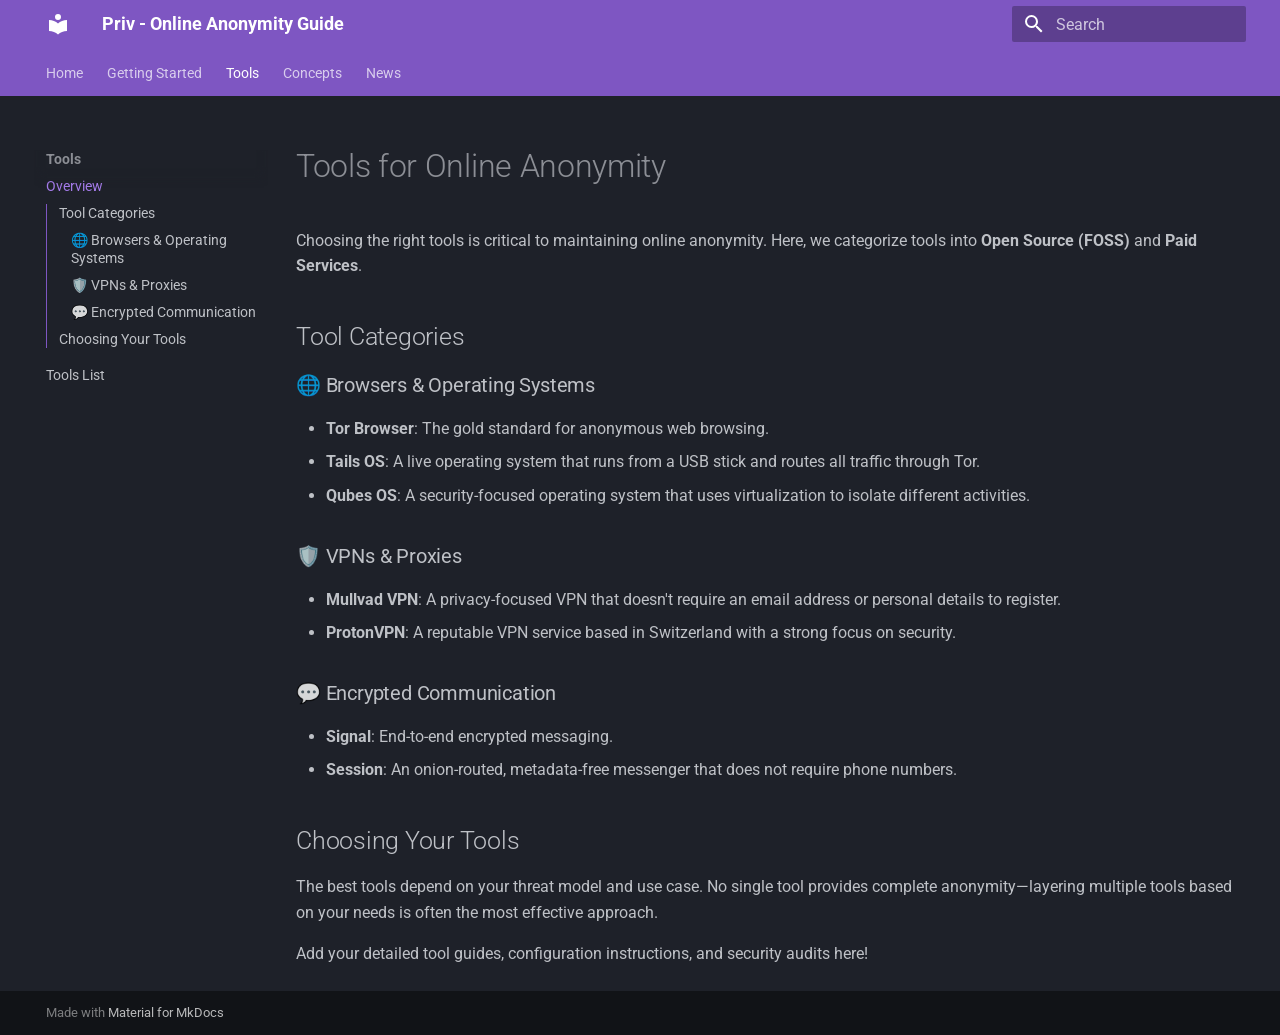
<file: site/tools/index.html>
<!doctype html>
<html lang="en" class="no-js">
  <head>
    
      <meta charset="utf-8">
      <meta name="viewport" content="width=device-width,initial-scale=1">
      
        <meta name="description" content="A comprehensive guide to online anonymity, privacy tools, and operational security">
      
      
        <meta name="author" content="Priv Contributors">
      
      
        <link rel="canonical" href="https://example.com/tools/">
      
      
        <link rel="prev" href="../getting-started/introduction/">
      
      
        <link rel="next" href="overview/">
      
      
        
      
      
      <link rel="icon" href="../assets/images/favicon.png">
      <meta name="generator" content="mkdocs-1.6.1, mkdocs-material-9.7.6">
    
    
      
        <title>Overview - Priv - Online Anonymity Guide</title>
      
    
    
      <link rel="stylesheet" href="../assets/stylesheets/main.484c7ddc.min.css">
      
        
        <link rel="stylesheet" href="../assets/stylesheets/palette.ab4e12ef.min.css">
      
      


    
    
      
    
    
      
        
        
        
        <link rel="stylesheet" href="../assets/external/fonts.googleapis.com/css.49ea35f2.css">
        <style>:root{--md-text-font:"Roboto";--md-code-font:"Roboto Mono"}</style>
      
    
    
    <script>__md_scope=new URL("..",location),__md_hash=e=>[...e].reduce(((e,_)=>(e<<5)-e+_.charCodeAt(0)),0),__md_get=(e,_=localStorage,t=__md_scope)=>JSON.parse(_.getItem(t.pathname+"."+e)),__md_set=(e,_,t=localStorage,a=__md_scope)=>{try{t.setItem(a.pathname+"."+e,JSON.stringify(_))}catch(e){}}</script>
    
      

    
    
  </head>
  
  
    
    
    
    
    
    <body dir="ltr" data-md-color-scheme="slate" data-md-color-primary="deep-purple" data-md-color-accent="purple">
  
    
    <input class="md-toggle" data-md-toggle="drawer" type="checkbox" id="__drawer" autocomplete="off">
    <input class="md-toggle" data-md-toggle="search" type="checkbox" id="__search" autocomplete="off">
    <label class="md-overlay" for="__drawer"></label>
    <div data-md-component="skip">
      
        
        <a href="#tools-for-online-anonymity" class="md-skip">
          Skip to content
        </a>
      
    </div>
    <div data-md-component="announce">
      
    </div>
    
    
      

<header class="md-header" data-md-component="header">
  <nav class="md-header__inner md-grid" aria-label="Header">
    <a href=".." title="Priv - Online Anonymity Guide" class="md-header__button md-logo" aria-label="Priv - Online Anonymity Guide" data-md-component="logo">
      
  
  <svg xmlns="http://www.w3.org/2000/svg" viewBox="0 0 24 24"><path d="M12 8a3 3 0 0 0 3-3 3 3 0 0 0-3-3 3 3 0 0 0-3 3 3 3 0 0 0 3 3m0 3.54C9.64 9.35 6.5 8 3 8v11c3.5 0 6.64 1.35 9 3.54 2.36-2.19 5.5-3.54 9-3.54V8c-3.5 0-6.64 1.35-9 3.54"/></svg>

    </a>
    <label class="md-header__button md-icon" for="__drawer">
      
      <svg xmlns="http://www.w3.org/2000/svg" viewBox="0 0 24 24"><path d="M3 6h18v2H3zm0 5h18v2H3zm0 5h18v2H3z"/></svg>
    </label>
    <div class="md-header__title" data-md-component="header-title">
      <div class="md-header__ellipsis">
        <div class="md-header__topic">
          <span class="md-ellipsis">
            Priv - Online Anonymity Guide
          </span>
        </div>
        <div class="md-header__topic" data-md-component="header-topic">
          <span class="md-ellipsis">
            
              Overview
            
          </span>
        </div>
      </div>
    </div>
    
      
    
    
    
    
      
      
        <label class="md-header__button md-icon" for="__search">
          
          <svg xmlns="http://www.w3.org/2000/svg" viewBox="0 0 24 24"><path d="M9.5 3A6.5 6.5 0 0 1 16 9.5c0 1.61-.59 3.09-1.56 4.23l.27.27h.79l5 5-1.5 1.5-5-5v-.79l-.27-.27A6.52 6.52 0 0 1 9.5 16 6.5 6.5 0 0 1 3 9.5 6.5 6.5 0 0 1 9.5 3m0 2C7 5 5 7 5 9.5S7 14 9.5 14 14 12 14 9.5 12 5 9.5 5"/></svg>
        </label>
        <div class="md-search" data-md-component="search" role="dialog">
  <label class="md-search__overlay" for="__search"></label>
  <div class="md-search__inner" role="search">
    <form class="md-search__form" name="search">
      <input type="text" class="md-search__input" name="query" aria-label="Search" placeholder="Search" autocapitalize="off" autocorrect="off" autocomplete="off" spellcheck="false" data-md-component="search-query" required>
      <label class="md-search__icon md-icon" for="__search">
        
        <svg xmlns="http://www.w3.org/2000/svg" viewBox="0 0 24 24"><path d="M9.5 3A6.5 6.5 0 0 1 16 9.5c0 1.61-.59 3.09-1.56 4.23l.27.27h.79l5 5-1.5 1.5-5-5v-.79l-.27-.27A6.52 6.52 0 0 1 9.5 16 6.5 6.5 0 0 1 3 9.5 6.5 6.5 0 0 1 9.5 3m0 2C7 5 5 7 5 9.5S7 14 9.5 14 14 12 14 9.5 12 5 9.5 5"/></svg>
        
        <svg xmlns="http://www.w3.org/2000/svg" viewBox="0 0 24 24"><path d="M20 11v2H8l5.5 5.5-1.42 1.42L4.16 12l7.92-7.92L13.5 5.5 8 11z"/></svg>
      </label>
      <nav class="md-search__options" aria-label="Search">
        
        <button type="reset" class="md-search__icon md-icon" title="Clear" aria-label="Clear" tabindex="-1">
          
          <svg xmlns="http://www.w3.org/2000/svg" viewBox="0 0 24 24"><path d="M19 6.41 17.59 5 12 10.59 6.41 5 5 6.41 10.59 12 5 17.59 6.41 19 12 13.41 17.59 19 19 17.59 13.41 12z"/></svg>
        </button>
      </nav>
      
    </form>
    <div class="md-search__output">
      <div class="md-search__scrollwrap" tabindex="0" data-md-scrollfix>
        <div class="md-search-result" data-md-component="search-result">
          <div class="md-search-result__meta">
            Initializing search
          </div>
          <ol class="md-search-result__list" role="presentation"></ol>
        </div>
      </div>
    </div>
  </div>
</div>
      
    
    
  </nav>
  
</header>
    
    <div class="md-container" data-md-component="container">
      
      
        
          
            
<nav class="md-tabs" aria-label="Tabs" data-md-component="tabs">
  <div class="md-grid">
    <ul class="md-tabs__list">
      
        
  
  
  
  
    <li class="md-tabs__item">
      <a href=".." class="md-tabs__link">
        
  
  
    
  
  Home

      </a>
    </li>
  

      
        
  
  
  
  
    
    
      <li class="md-tabs__item">
        <a href="../getting-started/" class="md-tabs__link">
          
  
  
  Getting Started

        </a>
      </li>
    
  

      
        
  
  
  
    
  
  
    
    
      <li class="md-tabs__item md-tabs__item--active">
        <a href="./" class="md-tabs__link">
          
  
  
  Tools

        </a>
      </li>
    
  

      
        
  
  
  
  
    
    
      <li class="md-tabs__item">
        <a href="../concepts/" class="md-tabs__link">
          
  
  
  Concepts

        </a>
      </li>
    
  

      
        
  
  
  
  
    
    
      <li class="md-tabs__item">
        <a href="../news/" class="md-tabs__link">
          
  
  
  News

        </a>
      </li>
    
  

      
    </ul>
  </div>
</nav>
          
        
      
      <main class="md-main" data-md-component="main">
        <div class="md-main__inner md-grid">
          
            
              
              <div class="md-sidebar md-sidebar--primary" data-md-component="sidebar" data-md-type="navigation" >
                <div class="md-sidebar__scrollwrap">
                  <div class="md-sidebar__inner">
                    


  


  

<nav class="md-nav md-nav--primary md-nav--lifted md-nav--integrated" aria-label="Navigation" data-md-level="0">
  <label class="md-nav__title" for="__drawer">
    <a href=".." title="Priv - Online Anonymity Guide" class="md-nav__button md-logo" aria-label="Priv - Online Anonymity Guide" data-md-component="logo">
      
  
  <svg xmlns="http://www.w3.org/2000/svg" viewBox="0 0 24 24"><path d="M12 8a3 3 0 0 0 3-3 3 3 0 0 0-3-3 3 3 0 0 0-3 3 3 3 0 0 0 3 3m0 3.54C9.64 9.35 6.5 8 3 8v11c3.5 0 6.64 1.35 9 3.54 2.36-2.19 5.5-3.54 9-3.54V8c-3.5 0-6.64 1.35-9 3.54"/></svg>

    </a>
    Priv - Online Anonymity Guide
  </label>
  
  <ul class="md-nav__list" data-md-scrollfix>
    
      
      
  
  
  
  
    <li class="md-nav__item">
      <a href=".." class="md-nav__link">
        
  
  
  <span class="md-ellipsis">
    
  
    Home
  

    
  </span>
  
  

      </a>
    </li>
  

    
      
      
  
  
  
  
    
    
    
    
      
      
        
      
    
    
    <li class="md-nav__item md-nav__item--nested">
      
        
        
          
        
        <input class="md-nav__toggle md-toggle md-toggle--indeterminate" type="checkbox" id="__nav_2" >
        
          
          <label class="md-nav__link" for="__nav_2" id="__nav_2_label" tabindex="0">
            
  
  
  <span class="md-ellipsis">
    
  
    Getting Started
  

    
  </span>
  
  

            <span class="md-nav__icon md-icon"></span>
          </label>
        
        <nav class="md-nav" data-md-level="1" aria-labelledby="__nav_2_label" aria-expanded="false">
          <label class="md-nav__title" for="__nav_2">
            <span class="md-nav__icon md-icon"></span>
            
  
    Getting Started
  

          </label>
          <ul class="md-nav__list" data-md-scrollfix>
            
              
                
  
  
  
  
    <li class="md-nav__item">
      <a href="../getting-started/" class="md-nav__link">
        
  
  
  <span class="md-ellipsis">
    
  
    Overview
  

    
  </span>
  
  

      </a>
    </li>
  

              
            
              
                
  
  
  
  
    <li class="md-nav__item">
      <a href="../getting-started/introduction/" class="md-nav__link">
        
  
  
  <span class="md-ellipsis">
    
  
    Introduction
  

    
  </span>
  
  

      </a>
    </li>
  

              
            
          </ul>
        </nav>
      
    </li>
  

    
      
      
  
  
    
  
  
  
    
    
    
    
      
        
        
      
      
        
      
    
    
    <li class="md-nav__item md-nav__item--active md-nav__item--section md-nav__item--nested">
      
        
        
        <input class="md-nav__toggle md-toggle " type="checkbox" id="__nav_3" checked>
        
          
          <label class="md-nav__link" for="__nav_3" id="__nav_3_label" tabindex="">
            
  
  
  <span class="md-ellipsis">
    
  
    Tools
  

    
  </span>
  
  

            <span class="md-nav__icon md-icon"></span>
          </label>
        
        <nav class="md-nav" data-md-level="1" aria-labelledby="__nav_3_label" aria-expanded="true">
          <label class="md-nav__title" for="__nav_3">
            <span class="md-nav__icon md-icon"></span>
            
  
    Tools
  

          </label>
          <ul class="md-nav__list" data-md-scrollfix>
            
              
                
  
  
    
  
  
  
    <li class="md-nav__item md-nav__item--active">
      
      <input class="md-nav__toggle md-toggle" type="checkbox" id="__toc">
      
      
        
      
      
        <label class="md-nav__link md-nav__link--active" for="__toc">
          
  
  
  <span class="md-ellipsis">
    
  
    Overview
  

    
  </span>
  
  

          <span class="md-nav__icon md-icon"></span>
        </label>
      
      <a href="./" class="md-nav__link md-nav__link--active">
        
  
  
  <span class="md-ellipsis">
    
  
    Overview
  

    
  </span>
  
  

      </a>
      
        

<nav class="md-nav md-nav--secondary" aria-label="Table of contents">
  
  
  
    
  
  
    <label class="md-nav__title" for="__toc">
      <span class="md-nav__icon md-icon"></span>
      Table of contents
    </label>
    <ul class="md-nav__list" data-md-component="toc" data-md-scrollfix>
      
        <li class="md-nav__item">
  <a href="#tool-categories" class="md-nav__link">
    <span class="md-ellipsis">
      
        Tool Categories
      
    </span>
  </a>
  
    <nav class="md-nav" aria-label="Tool Categories">
      <ul class="md-nav__list">
        
          <li class="md-nav__item">
  <a href="#browsers-operating-systems" class="md-nav__link">
    <span class="md-ellipsis">
      
        🌐 Browsers &amp; Operating Systems
      
    </span>
  </a>
  
</li>
        
          <li class="md-nav__item">
  <a href="#vpns-proxies" class="md-nav__link">
    <span class="md-ellipsis">
      
        🛡️ VPNs &amp; Proxies
      
    </span>
  </a>
  
</li>
        
          <li class="md-nav__item">
  <a href="#encrypted-communication" class="md-nav__link">
    <span class="md-ellipsis">
      
        💬 Encrypted Communication
      
    </span>
  </a>
  
</li>
        
      </ul>
    </nav>
  
</li>
      
        <li class="md-nav__item">
  <a href="#choosing-your-tools" class="md-nav__link">
    <span class="md-ellipsis">
      
        Choosing Your Tools
      
    </span>
  </a>
  
</li>
      
    </ul>
  
</nav>
      
    </li>
  

              
            
              
                
  
  
  
  
    <li class="md-nav__item">
      <a href="overview/" class="md-nav__link">
        
  
  
  <span class="md-ellipsis">
    
  
    Tools List
  

    
  </span>
  
  

      </a>
    </li>
  

              
            
          </ul>
        </nav>
      
    </li>
  

    
      
      
  
  
  
  
    
    
    
    
      
      
        
      
    
    
    <li class="md-nav__item md-nav__item--nested">
      
        
        
          
        
        <input class="md-nav__toggle md-toggle md-toggle--indeterminate" type="checkbox" id="__nav_4" >
        
          
          <label class="md-nav__link" for="__nav_4" id="__nav_4_label" tabindex="0">
            
  
  
  <span class="md-ellipsis">
    
  
    Concepts
  

    
  </span>
  
  

            <span class="md-nav__icon md-icon"></span>
          </label>
        
        <nav class="md-nav" data-md-level="1" aria-labelledby="__nav_4_label" aria-expanded="false">
          <label class="md-nav__title" for="__nav_4">
            <span class="md-nav__icon md-icon"></span>
            
  
    Concepts
  

          </label>
          <ul class="md-nav__list" data-md-scrollfix>
            
              
                
  
  
  
  
    <li class="md-nav__item">
      <a href="../concepts/" class="md-nav__link">
        
  
  
  <span class="md-ellipsis">
    
  
    Overview
  

    
  </span>
  
  

      </a>
    </li>
  

              
            
              
                
  
  
  
  
    <li class="md-nav__item">
      <a href="../concepts/overview/" class="md-nav__link">
        
  
  
  <span class="md-ellipsis">
    
  
    Concepts List
  

    
  </span>
  
  

      </a>
    </li>
  

              
            
          </ul>
        </nav>
      
    </li>
  

    
      
      
  
  
  
  
    
    
    
    
      
      
        
      
    
    
    <li class="md-nav__item md-nav__item--nested">
      
        
        
          
        
        <input class="md-nav__toggle md-toggle md-toggle--indeterminate" type="checkbox" id="__nav_5" >
        
          
          <label class="md-nav__link" for="__nav_5" id="__nav_5_label" tabindex="0">
            
  
  
  <span class="md-ellipsis">
    
  
    News
  

    
  </span>
  
  

            <span class="md-nav__icon md-icon"></span>
          </label>
        
        <nav class="md-nav" data-md-level="1" aria-labelledby="__nav_5_label" aria-expanded="false">
          <label class="md-nav__title" for="__nav_5">
            <span class="md-nav__icon md-icon"></span>
            
  
    News
  

          </label>
          <ul class="md-nav__list" data-md-scrollfix>
            
              
                
  
  
  
  
    <li class="md-nav__item">
      <a href="../news/" class="md-nav__link">
        
  
  
  <span class="md-ellipsis">
    
  
    Overview
  

    
  </span>
  
  

      </a>
    </li>
  

              
            
              
                
  
  
  
  
    <li class="md-nav__item">
      <a href="../news/overview/" class="md-nav__link">
        
  
  
  <span class="md-ellipsis">
    
  
    News Updates
  

    
  </span>
  
  

      </a>
    </li>
  

              
            
          </ul>
        </nav>
      
    </li>
  

    
  </ul>
</nav>
                  </div>
                </div>
              </div>
            
            
          
          
            <div class="md-content" data-md-component="content">
              
              <article class="md-content__inner md-typeset">
                
                  



<h1 id="tools-for-online-anonymity">Tools for Online Anonymity</h1>
<p>Choosing the right tools is critical to maintaining online anonymity. Here, we categorize tools into <strong>Open Source (FOSS)</strong> and <strong>Paid Services</strong>.</p>
<h2 id="tool-categories">Tool Categories</h2>
<h3 id="browsers-operating-systems">🌐 Browsers &amp; Operating Systems</h3>
<ul>
<li><strong>Tor Browser</strong>: The gold standard for anonymous web browsing.</li>
<li><strong>Tails OS</strong>: A live operating system that runs from a USB stick and routes all traffic through Tor.</li>
<li><strong>Qubes OS</strong>: A security-focused operating system that uses virtualization to isolate different activities.</li>
</ul>
<h3 id="vpns-proxies">🛡️ VPNs &amp; Proxies</h3>
<ul>
<li><strong>Mullvad VPN</strong>: A privacy-focused VPN that doesn't require an email address or personal details to register.</li>
<li><strong>ProtonVPN</strong>: A reputable VPN service based in Switzerland with a strong focus on security.</li>
</ul>
<h3 id="encrypted-communication">💬 Encrypted Communication</h3>
<ul>
<li><strong>Signal</strong>: End-to-end encrypted messaging.</li>
<li><strong>Session</strong>: An onion-routed, metadata-free messenger that does not require phone numbers.</li>
</ul>
<h2 id="choosing-your-tools">Choosing Your Tools</h2>
<p>The best tools depend on your threat model and use case. No single tool provides complete anonymity—layering multiple tools based on your needs is often the most effective approach.</p>
<p>Add your detailed tool guides, configuration instructions, and security audits here!</p>












                
              </article>
            </div>
          
          
<script>var target=document.getElementById(location.hash.slice(1));target&&target.name&&(target.checked=target.name.startsWith("__tabbed_"))</script>
        </div>
        
      </main>
      
        <footer class="md-footer">
  
  <div class="md-footer-meta md-typeset">
    <div class="md-footer-meta__inner md-grid">
      <div class="md-copyright">
  
  
    Made with
    <a href="https://squidfunk.github.io/mkdocs-material/" target="_blank" rel="noopener">
      Material for MkDocs
    </a>
  
</div>
      
    </div>
  </div>
</footer>
      
    </div>
    <div class="md-dialog" data-md-component="dialog">
      <div class="md-dialog__inner md-typeset"></div>
    </div>
    
    
    
      
      
      <script id="__config" type="application/json">{"annotate": null, "base": "..", "features": ["navigation.tabs", "navigation.sections", "navigation.expand", "toc.integrate", "content.code.copy", "content.code.select"], "search": "../assets/javascripts/workers/search.2c215733.min.js", "tags": null, "translations": {"clipboard.copied": "Copied to clipboard", "clipboard.copy": "Copy to clipboard", "search.result.more.one": "1 more on this page", "search.result.more.other": "# more on this page", "search.result.none": "No matching documents", "search.result.one": "1 matching document", "search.result.other": "# matching documents", "search.result.placeholder": "Type to start searching", "search.result.term.missing": "Missing", "select.version": "Select version"}, "version": null}</script>
    
    
      <script src="../assets/javascripts/bundle.79ae519e.min.js"></script>
      
    
  </body>
</html>
</file>
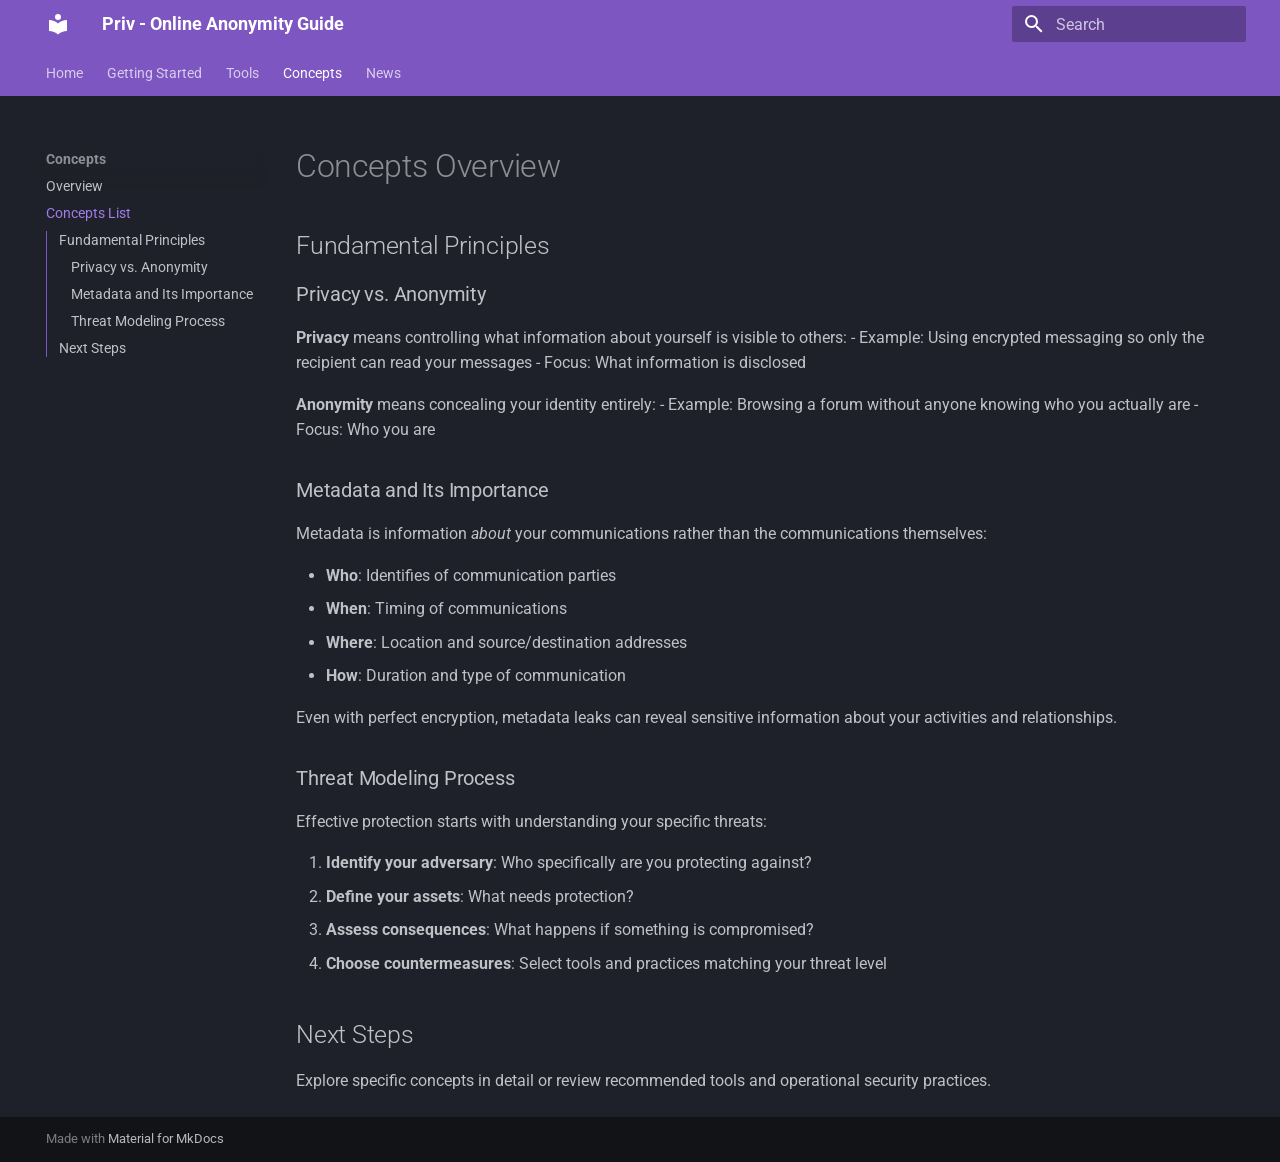
<file: site/concepts/overview/index.html>
<!doctype html>
<html lang="en" class="no-js">
  <head>
    
      <meta charset="utf-8">
      <meta name="viewport" content="width=device-width,initial-scale=1">
      
        <meta name="description" content="A comprehensive guide to online anonymity, privacy tools, and operational security">
      
      
        <meta name="author" content="Priv Contributors">
      
      
        <link rel="canonical" href="https://example.com/concepts/overview/">
      
      
        <link rel="prev" href="../">
      
      
        <link rel="next" href="../../news/">
      
      
        
      
      
      <link rel="icon" href="../../assets/images/favicon.png">
      <meta name="generator" content="mkdocs-1.6.1, mkdocs-material-9.7.6">
    
    
      
        <title>Concepts List - Priv - Online Anonymity Guide</title>
      
    
    
      <link rel="stylesheet" href="../../assets/stylesheets/main.484c7ddc.min.css">
      
        
        <link rel="stylesheet" href="../../assets/stylesheets/palette.ab4e12ef.min.css">
      
      


    
    
      
    
    
      
        
        
        
        <link rel="stylesheet" href="../../assets/external/fonts.googleapis.com/css.49ea35f2.css">
        <style>:root{--md-text-font:"Roboto";--md-code-font:"Roboto Mono"}</style>
      
    
    
    <script>__md_scope=new URL("../..",location),__md_hash=e=>[...e].reduce(((e,_)=>(e<<5)-e+_.charCodeAt(0)),0),__md_get=(e,_=localStorage,t=__md_scope)=>JSON.parse(_.getItem(t.pathname+"."+e)),__md_set=(e,_,t=localStorage,a=__md_scope)=>{try{t.setItem(a.pathname+"."+e,JSON.stringify(_))}catch(e){}}</script>
    
      

    
    
  </head>
  
  
    
    
    
    
    
    <body dir="ltr" data-md-color-scheme="slate" data-md-color-primary="deep-purple" data-md-color-accent="purple">
  
    
    <input class="md-toggle" data-md-toggle="drawer" type="checkbox" id="__drawer" autocomplete="off">
    <input class="md-toggle" data-md-toggle="search" type="checkbox" id="__search" autocomplete="off">
    <label class="md-overlay" for="__drawer"></label>
    <div data-md-component="skip">
      
        
        <a href="#concepts-overview" class="md-skip">
          Skip to content
        </a>
      
    </div>
    <div data-md-component="announce">
      
    </div>
    
    
      

<header class="md-header" data-md-component="header">
  <nav class="md-header__inner md-grid" aria-label="Header">
    <a href="../.." title="Priv - Online Anonymity Guide" class="md-header__button md-logo" aria-label="Priv - Online Anonymity Guide" data-md-component="logo">
      
  
  <svg xmlns="http://www.w3.org/2000/svg" viewBox="0 0 24 24"><path d="M12 8a3 3 0 0 0 3-3 3 3 0 0 0-3-3 3 3 0 0 0-3 3 3 3 0 0 0 3 3m0 3.54C9.64 9.35 6.5 8 3 8v11c3.5 0 6.64 1.35 9 3.54 2.36-2.19 5.5-3.54 9-3.54V8c-3.5 0-6.64 1.35-9 3.54"/></svg>

    </a>
    <label class="md-header__button md-icon" for="__drawer">
      
      <svg xmlns="http://www.w3.org/2000/svg" viewBox="0 0 24 24"><path d="M3 6h18v2H3zm0 5h18v2H3zm0 5h18v2H3z"/></svg>
    </label>
    <div class="md-header__title" data-md-component="header-title">
      <div class="md-header__ellipsis">
        <div class="md-header__topic">
          <span class="md-ellipsis">
            Priv - Online Anonymity Guide
          </span>
        </div>
        <div class="md-header__topic" data-md-component="header-topic">
          <span class="md-ellipsis">
            
              Concepts List
            
          </span>
        </div>
      </div>
    </div>
    
      
    
    
    
    
      
      
        <label class="md-header__button md-icon" for="__search">
          
          <svg xmlns="http://www.w3.org/2000/svg" viewBox="0 0 24 24"><path d="M9.5 3A6.5 6.5 0 0 1 16 9.5c0 1.61-.59 3.09-1.56 4.23l.27.27h.79l5 5-1.5 1.5-5-5v-.79l-.27-.27A6.52 6.52 0 0 1 9.5 16 6.5 6.5 0 0 1 3 9.5 6.5 6.5 0 0 1 9.5 3m0 2C7 5 5 7 5 9.5S7 14 9.5 14 14 12 14 9.5 12 5 9.5 5"/></svg>
        </label>
        <div class="md-search" data-md-component="search" role="dialog">
  <label class="md-search__overlay" for="__search"></label>
  <div class="md-search__inner" role="search">
    <form class="md-search__form" name="search">
      <input type="text" class="md-search__input" name="query" aria-label="Search" placeholder="Search" autocapitalize="off" autocorrect="off" autocomplete="off" spellcheck="false" data-md-component="search-query" required>
      <label class="md-search__icon md-icon" for="__search">
        
        <svg xmlns="http://www.w3.org/2000/svg" viewBox="0 0 24 24"><path d="M9.5 3A6.5 6.5 0 0 1 16 9.5c0 1.61-.59 3.09-1.56 4.23l.27.27h.79l5 5-1.5 1.5-5-5v-.79l-.27-.27A6.52 6.52 0 0 1 9.5 16 6.5 6.5 0 0 1 3 9.5 6.5 6.5 0 0 1 9.5 3m0 2C7 5 5 7 5 9.5S7 14 9.5 14 14 12 14 9.5 12 5 9.5 5"/></svg>
        
        <svg xmlns="http://www.w3.org/2000/svg" viewBox="0 0 24 24"><path d="M20 11v2H8l5.5 5.5-1.42 1.42L4.16 12l7.92-7.92L13.5 5.5 8 11z"/></svg>
      </label>
      <nav class="md-search__options" aria-label="Search">
        
        <button type="reset" class="md-search__icon md-icon" title="Clear" aria-label="Clear" tabindex="-1">
          
          <svg xmlns="http://www.w3.org/2000/svg" viewBox="0 0 24 24"><path d="M19 6.41 17.59 5 12 10.59 6.41 5 5 6.41 10.59 12 5 17.59 6.41 19 12 13.41 17.59 19 19 17.59 13.41 12z"/></svg>
        </button>
      </nav>
      
    </form>
    <div class="md-search__output">
      <div class="md-search__scrollwrap" tabindex="0" data-md-scrollfix>
        <div class="md-search-result" data-md-component="search-result">
          <div class="md-search-result__meta">
            Initializing search
          </div>
          <ol class="md-search-result__list" role="presentation"></ol>
        </div>
      </div>
    </div>
  </div>
</div>
      
    
    
  </nav>
  
</header>
    
    <div class="md-container" data-md-component="container">
      
      
        
          
            
<nav class="md-tabs" aria-label="Tabs" data-md-component="tabs">
  <div class="md-grid">
    <ul class="md-tabs__list">
      
        
  
  
  
  
    <li class="md-tabs__item">
      <a href="../.." class="md-tabs__link">
        
  
  
    
  
  Home

      </a>
    </li>
  

      
        
  
  
  
  
    
    
      <li class="md-tabs__item">
        <a href="../../getting-started/" class="md-tabs__link">
          
  
  
  Getting Started

        </a>
      </li>
    
  

      
        
  
  
  
  
    
    
      <li class="md-tabs__item">
        <a href="../../tools/" class="md-tabs__link">
          
  
  
  Tools

        </a>
      </li>
    
  

      
        
  
  
  
    
  
  
    
    
      <li class="md-tabs__item md-tabs__item--active">
        <a href="../" class="md-tabs__link">
          
  
  
  Concepts

        </a>
      </li>
    
  

      
        
  
  
  
  
    
    
      <li class="md-tabs__item">
        <a href="../../news/" class="md-tabs__link">
          
  
  
  News

        </a>
      </li>
    
  

      
    </ul>
  </div>
</nav>
          
        
      
      <main class="md-main" data-md-component="main">
        <div class="md-main__inner md-grid">
          
            
              
              <div class="md-sidebar md-sidebar--primary" data-md-component="sidebar" data-md-type="navigation" >
                <div class="md-sidebar__scrollwrap">
                  <div class="md-sidebar__inner">
                    


  


  

<nav class="md-nav md-nav--primary md-nav--lifted md-nav--integrated" aria-label="Navigation" data-md-level="0">
  <label class="md-nav__title" for="__drawer">
    <a href="../.." title="Priv - Online Anonymity Guide" class="md-nav__button md-logo" aria-label="Priv - Online Anonymity Guide" data-md-component="logo">
      
  
  <svg xmlns="http://www.w3.org/2000/svg" viewBox="0 0 24 24"><path d="M12 8a3 3 0 0 0 3-3 3 3 0 0 0-3-3 3 3 0 0 0-3 3 3 3 0 0 0 3 3m0 3.54C9.64 9.35 6.5 8 3 8v11c3.5 0 6.64 1.35 9 3.54 2.36-2.19 5.5-3.54 9-3.54V8c-3.5 0-6.64 1.35-9 3.54"/></svg>

    </a>
    Priv - Online Anonymity Guide
  </label>
  
  <ul class="md-nav__list" data-md-scrollfix>
    
      
      
  
  
  
  
    <li class="md-nav__item">
      <a href="../.." class="md-nav__link">
        
  
  
  <span class="md-ellipsis">
    
  
    Home
  

    
  </span>
  
  

      </a>
    </li>
  

    
      
      
  
  
  
  
    
    
    
    
      
      
        
      
    
    
    <li class="md-nav__item md-nav__item--nested">
      
        
        
          
        
        <input class="md-nav__toggle md-toggle md-toggle--indeterminate" type="checkbox" id="__nav_2" >
        
          
          <label class="md-nav__link" for="__nav_2" id="__nav_2_label" tabindex="0">
            
  
  
  <span class="md-ellipsis">
    
  
    Getting Started
  

    
  </span>
  
  

            <span class="md-nav__icon md-icon"></span>
          </label>
        
        <nav class="md-nav" data-md-level="1" aria-labelledby="__nav_2_label" aria-expanded="false">
          <label class="md-nav__title" for="__nav_2">
            <span class="md-nav__icon md-icon"></span>
            
  
    Getting Started
  

          </label>
          <ul class="md-nav__list" data-md-scrollfix>
            
              
                
  
  
  
  
    <li class="md-nav__item">
      <a href="../../getting-started/" class="md-nav__link">
        
  
  
  <span class="md-ellipsis">
    
  
    Overview
  

    
  </span>
  
  

      </a>
    </li>
  

              
            
              
                
  
  
  
  
    <li class="md-nav__item">
      <a href="../../getting-started/introduction/" class="md-nav__link">
        
  
  
  <span class="md-ellipsis">
    
  
    Introduction
  

    
  </span>
  
  

      </a>
    </li>
  

              
            
          </ul>
        </nav>
      
    </li>
  

    
      
      
  
  
  
  
    
    
    
    
      
      
        
      
    
    
    <li class="md-nav__item md-nav__item--nested">
      
        
        
          
        
        <input class="md-nav__toggle md-toggle md-toggle--indeterminate" type="checkbox" id="__nav_3" >
        
          
          <label class="md-nav__link" for="__nav_3" id="__nav_3_label" tabindex="0">
            
  
  
  <span class="md-ellipsis">
    
  
    Tools
  

    
  </span>
  
  

            <span class="md-nav__icon md-icon"></span>
          </label>
        
        <nav class="md-nav" data-md-level="1" aria-labelledby="__nav_3_label" aria-expanded="false">
          <label class="md-nav__title" for="__nav_3">
            <span class="md-nav__icon md-icon"></span>
            
  
    Tools
  

          </label>
          <ul class="md-nav__list" data-md-scrollfix>
            
              
                
  
  
  
  
    <li class="md-nav__item">
      <a href="../../tools/" class="md-nav__link">
        
  
  
  <span class="md-ellipsis">
    
  
    Overview
  

    
  </span>
  
  

      </a>
    </li>
  

              
            
              
                
  
  
  
  
    <li class="md-nav__item">
      <a href="../../tools/overview/" class="md-nav__link">
        
  
  
  <span class="md-ellipsis">
    
  
    Tools List
  

    
  </span>
  
  

      </a>
    </li>
  

              
            
          </ul>
        </nav>
      
    </li>
  

    
      
      
  
  
    
  
  
  
    
    
    
    
      
        
        
      
      
        
      
    
    
    <li class="md-nav__item md-nav__item--active md-nav__item--section md-nav__item--nested">
      
        
        
        <input class="md-nav__toggle md-toggle " type="checkbox" id="__nav_4" checked>
        
          
          <label class="md-nav__link" for="__nav_4" id="__nav_4_label" tabindex="">
            
  
  
  <span class="md-ellipsis">
    
  
    Concepts
  

    
  </span>
  
  

            <span class="md-nav__icon md-icon"></span>
          </label>
        
        <nav class="md-nav" data-md-level="1" aria-labelledby="__nav_4_label" aria-expanded="true">
          <label class="md-nav__title" for="__nav_4">
            <span class="md-nav__icon md-icon"></span>
            
  
    Concepts
  

          </label>
          <ul class="md-nav__list" data-md-scrollfix>
            
              
                
  
  
  
  
    <li class="md-nav__item">
      <a href="../" class="md-nav__link">
        
  
  
  <span class="md-ellipsis">
    
  
    Overview
  

    
  </span>
  
  

      </a>
    </li>
  

              
            
              
                
  
  
    
  
  
  
    <li class="md-nav__item md-nav__item--active">
      
      <input class="md-nav__toggle md-toggle" type="checkbox" id="__toc">
      
      
        
      
      
        <label class="md-nav__link md-nav__link--active" for="__toc">
          
  
  
  <span class="md-ellipsis">
    
  
    Concepts List
  

    
  </span>
  
  

          <span class="md-nav__icon md-icon"></span>
        </label>
      
      <a href="./" class="md-nav__link md-nav__link--active">
        
  
  
  <span class="md-ellipsis">
    
  
    Concepts List
  

    
  </span>
  
  

      </a>
      
        

<nav class="md-nav md-nav--secondary" aria-label="Table of contents">
  
  
  
    
  
  
    <label class="md-nav__title" for="__toc">
      <span class="md-nav__icon md-icon"></span>
      Table of contents
    </label>
    <ul class="md-nav__list" data-md-component="toc" data-md-scrollfix>
      
        <li class="md-nav__item">
  <a href="#fundamental-principles" class="md-nav__link">
    <span class="md-ellipsis">
      
        Fundamental Principles
      
    </span>
  </a>
  
    <nav class="md-nav" aria-label="Fundamental Principles">
      <ul class="md-nav__list">
        
          <li class="md-nav__item">
  <a href="#privacy-vs-anonymity" class="md-nav__link">
    <span class="md-ellipsis">
      
        Privacy vs. Anonymity
      
    </span>
  </a>
  
</li>
        
          <li class="md-nav__item">
  <a href="#metadata-and-its-importance" class="md-nav__link">
    <span class="md-ellipsis">
      
        Metadata and Its Importance
      
    </span>
  </a>
  
</li>
        
          <li class="md-nav__item">
  <a href="#threat-modeling-process" class="md-nav__link">
    <span class="md-ellipsis">
      
        Threat Modeling Process
      
    </span>
  </a>
  
</li>
        
      </ul>
    </nav>
  
</li>
      
        <li class="md-nav__item">
  <a href="#next-steps" class="md-nav__link">
    <span class="md-ellipsis">
      
        Next Steps
      
    </span>
  </a>
  
</li>
      
    </ul>
  
</nav>
      
    </li>
  

              
            
          </ul>
        </nav>
      
    </li>
  

    
      
      
  
  
  
  
    
    
    
    
      
      
        
      
    
    
    <li class="md-nav__item md-nav__item--nested">
      
        
        
          
        
        <input class="md-nav__toggle md-toggle md-toggle--indeterminate" type="checkbox" id="__nav_5" >
        
          
          <label class="md-nav__link" for="__nav_5" id="__nav_5_label" tabindex="0">
            
  
  
  <span class="md-ellipsis">
    
  
    News
  

    
  </span>
  
  

            <span class="md-nav__icon md-icon"></span>
          </label>
        
        <nav class="md-nav" data-md-level="1" aria-labelledby="__nav_5_label" aria-expanded="false">
          <label class="md-nav__title" for="__nav_5">
            <span class="md-nav__icon md-icon"></span>
            
  
    News
  

          </label>
          <ul class="md-nav__list" data-md-scrollfix>
            
              
                
  
  
  
  
    <li class="md-nav__item">
      <a href="../../news/" class="md-nav__link">
        
  
  
  <span class="md-ellipsis">
    
  
    Overview
  

    
  </span>
  
  

      </a>
    </li>
  

              
            
              
                
  
  
  
  
    <li class="md-nav__item">
      <a href="../../news/overview/" class="md-nav__link">
        
  
  
  <span class="md-ellipsis">
    
  
    News Updates
  

    
  </span>
  
  

      </a>
    </li>
  

              
            
          </ul>
        </nav>
      
    </li>
  

    
  </ul>
</nav>
                  </div>
                </div>
              </div>
            
            
          
          
            <div class="md-content" data-md-component="content">
              
              <article class="md-content__inner md-typeset">
                
                  



<h1 id="concepts-overview">Concepts Overview</h1>
<h2 id="fundamental-principles">Fundamental Principles</h2>
<h3 id="privacy-vs-anonymity">Privacy vs. Anonymity</h3>
<p><strong>Privacy</strong> means controlling what information about yourself is visible to others:
- Example: Using encrypted messaging so only the recipient can read your messages
- Focus: What information is disclosed</p>
<p><strong>Anonymity</strong> means concealing your identity entirely:
- Example: Browsing a forum without anyone knowing who you actually are
- Focus: Who you are</p>
<h3 id="metadata-and-its-importance">Metadata and Its Importance</h3>
<p>Metadata is information <em>about</em> your communications rather than the communications themselves:</p>
<ul>
<li><strong>Who</strong>: Identifies of communication parties</li>
<li><strong>When</strong>: Timing of communications</li>
<li><strong>Where</strong>: Location and source/destination addresses</li>
<li><strong>How</strong>: Duration and type of communication</li>
</ul>
<p>Even with perfect encryption, metadata leaks can reveal sensitive information about your activities and relationships.</p>
<h3 id="threat-modeling-process">Threat Modeling Process</h3>
<p>Effective protection starts with understanding your specific threats:</p>
<ol>
<li><strong>Identify your adversary</strong>: Who specifically are you protecting against?</li>
<li><strong>Define your assets</strong>: What needs protection?</li>
<li><strong>Assess consequences</strong>: What happens if something is compromised?</li>
<li><strong>Choose countermeasures</strong>: Select tools and practices matching your threat level</li>
</ol>
<h2 id="next-steps">Next Steps</h2>
<p>Explore specific concepts in detail or review recommended tools and operational security practices.</p>












                
              </article>
            </div>
          
          
<script>var target=document.getElementById(location.hash.slice(1));target&&target.name&&(target.checked=target.name.startsWith("__tabbed_"))</script>
        </div>
        
      </main>
      
        <footer class="md-footer">
  
  <div class="md-footer-meta md-typeset">
    <div class="md-footer-meta__inner md-grid">
      <div class="md-copyright">
  
  
    Made with
    <a href="https://squidfunk.github.io/mkdocs-material/" target="_blank" rel="noopener">
      Material for MkDocs
    </a>
  
</div>
      
    </div>
  </div>
</footer>
      
    </div>
    <div class="md-dialog" data-md-component="dialog">
      <div class="md-dialog__inner md-typeset"></div>
    </div>
    
    
    
      
      
      <script id="__config" type="application/json">{"annotate": null, "base": "../..", "features": ["navigation.tabs", "navigation.sections", "navigation.expand", "toc.integrate", "content.code.copy", "content.code.select"], "search": "../../assets/javascripts/workers/search.2c215733.min.js", "tags": null, "translations": {"clipboard.copied": "Copied to clipboard", "clipboard.copy": "Copy to clipboard", "search.result.more.one": "1 more on this page", "search.result.more.other": "# more on this page", "search.result.none": "No matching documents", "search.result.one": "1 matching document", "search.result.other": "# matching documents", "search.result.placeholder": "Type to start searching", "search.result.term.missing": "Missing", "select.version": "Select version"}, "version": null}</script>
    
    
      <script src="../../assets/javascripts/bundle.79ae519e.min.js"></script>
      
    
  </body>
</html>
</file>
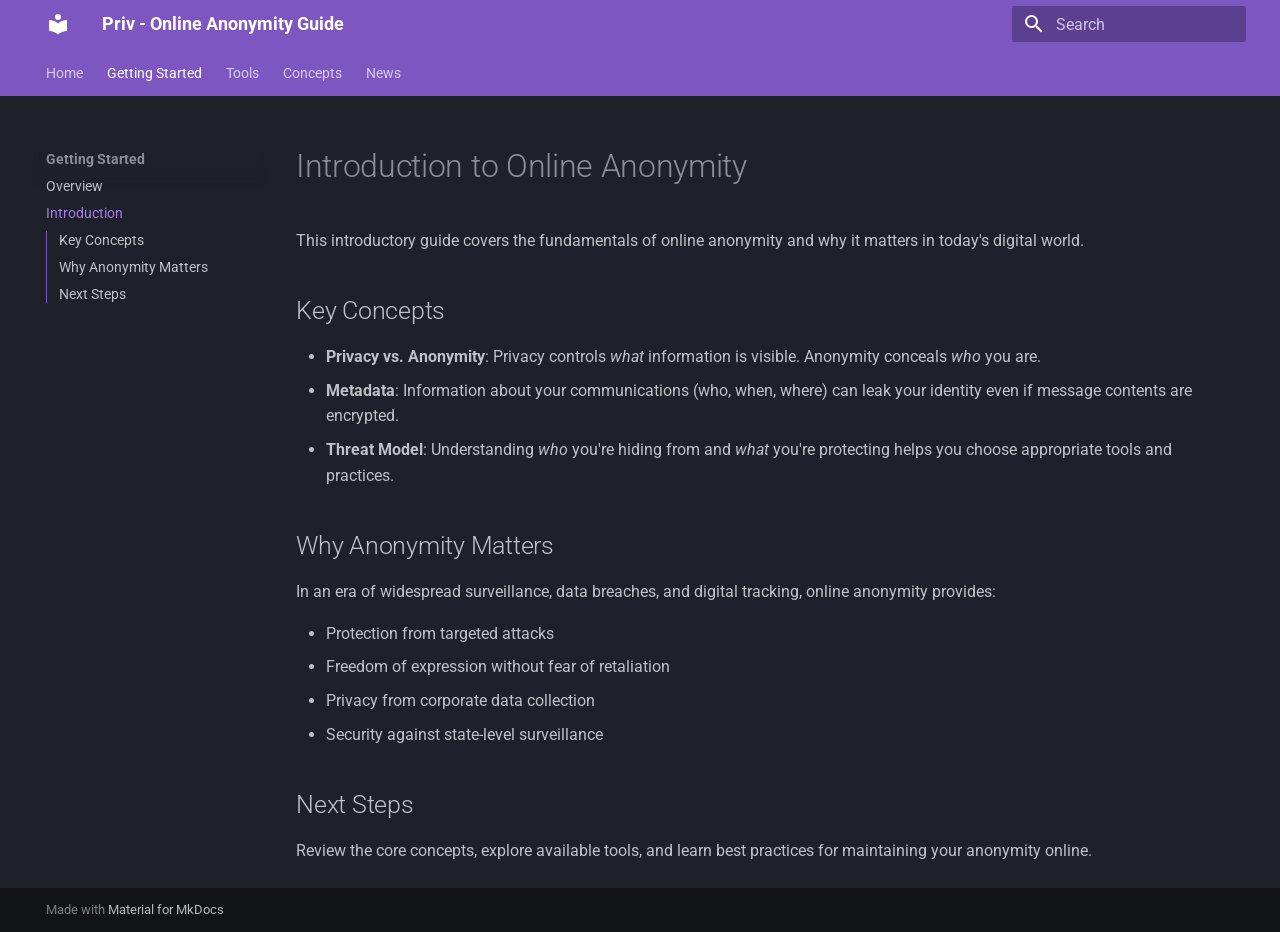
<file: site/getting-started/introduction/index.html>
<!doctype html>
<html lang="en" class="no-js">
  <head>
    
      <meta charset="utf-8">
      <meta name="viewport" content="width=device-width,initial-scale=1">
      
        <meta name="description" content="A comprehensive guide to online anonymity, privacy tools, and operational security">
      
      
        <meta name="author" content="Priv Contributors">
      
      
        <link rel="canonical" href="https://example.com/getting-started/introduction/">
      
      
        <link rel="prev" href="../">
      
      
        <link rel="next" href="../../tools/">
      
      
        
      
      
      <link rel="icon" href="../../assets/images/favicon.png">
      <meta name="generator" content="mkdocs-1.6.1, mkdocs-material-9.7.6">
    
    
      
        <title>Introduction - Priv - Online Anonymity Guide</title>
      
    
    
      <link rel="stylesheet" href="../../assets/stylesheets/main.484c7ddc.min.css">
      
        
        <link rel="stylesheet" href="../../assets/stylesheets/palette.ab4e12ef.min.css">
      
      


    
    
      
    
    
      
        
        
        
        <link rel="stylesheet" href="../../assets/external/fonts.googleapis.com/css.49ea35f2.css">
        <style>:root{--md-text-font:"Roboto";--md-code-font:"Roboto Mono"}</style>
      
    
    
    <script>__md_scope=new URL("../..",location),__md_hash=e=>[...e].reduce(((e,_)=>(e<<5)-e+_.charCodeAt(0)),0),__md_get=(e,_=localStorage,t=__md_scope)=>JSON.parse(_.getItem(t.pathname+"."+e)),__md_set=(e,_,t=localStorage,a=__md_scope)=>{try{t.setItem(a.pathname+"."+e,JSON.stringify(_))}catch(e){}}</script>
    
      

    
    
  </head>
  
  
    
    
    
    
    
    <body dir="ltr" data-md-color-scheme="slate" data-md-color-primary="deep-purple" data-md-color-accent="purple">
  
    
    <input class="md-toggle" data-md-toggle="drawer" type="checkbox" id="__drawer" autocomplete="off">
    <input class="md-toggle" data-md-toggle="search" type="checkbox" id="__search" autocomplete="off">
    <label class="md-overlay" for="__drawer"></label>
    <div data-md-component="skip">
      
        
        <a href="#introduction-to-online-anonymity" class="md-skip">
          Skip to content
        </a>
      
    </div>
    <div data-md-component="announce">
      
    </div>
    
    
      

<header class="md-header" data-md-component="header">
  <nav class="md-header__inner md-grid" aria-label="Header">
    <a href="../.." title="Priv - Online Anonymity Guide" class="md-header__button md-logo" aria-label="Priv - Online Anonymity Guide" data-md-component="logo">
      
  
  <svg xmlns="http://www.w3.org/2000/svg" viewBox="0 0 24 24"><path d="M12 8a3 3 0 0 0 3-3 3 3 0 0 0-3-3 3 3 0 0 0-3 3 3 3 0 0 0 3 3m0 3.54C9.64 9.35 6.5 8 3 8v11c3.5 0 6.64 1.35 9 3.54 2.36-2.19 5.5-3.54 9-3.54V8c-3.5 0-6.64 1.35-9 3.54"/></svg>

    </a>
    <label class="md-header__button md-icon" for="__drawer">
      
      <svg xmlns="http://www.w3.org/2000/svg" viewBox="0 0 24 24"><path d="M3 6h18v2H3zm0 5h18v2H3zm0 5h18v2H3z"/></svg>
    </label>
    <div class="md-header__title" data-md-component="header-title">
      <div class="md-header__ellipsis">
        <div class="md-header__topic">
          <span class="md-ellipsis">
            Priv - Online Anonymity Guide
          </span>
        </div>
        <div class="md-header__topic" data-md-component="header-topic">
          <span class="md-ellipsis">
            
              Introduction
            
          </span>
        </div>
      </div>
    </div>
    
      
    
    
    
    
      
      
        <label class="md-header__button md-icon" for="__search">
          
          <svg xmlns="http://www.w3.org/2000/svg" viewBox="0 0 24 24"><path d="M9.5 3A6.5 6.5 0 0 1 16 9.5c0 1.61-.59 3.09-1.56 4.23l.27.27h.79l5 5-1.5 1.5-5-5v-.79l-.27-.27A6.52 6.52 0 0 1 9.5 16 6.5 6.5 0 0 1 3 9.5 6.5 6.5 0 0 1 9.5 3m0 2C7 5 5 7 5 9.5S7 14 9.5 14 14 12 14 9.5 12 5 9.5 5"/></svg>
        </label>
        <div class="md-search" data-md-component="search" role="dialog">
  <label class="md-search__overlay" for="__search"></label>
  <div class="md-search__inner" role="search">
    <form class="md-search__form" name="search">
      <input type="text" class="md-search__input" name="query" aria-label="Search" placeholder="Search" autocapitalize="off" autocorrect="off" autocomplete="off" spellcheck="false" data-md-component="search-query" required>
      <label class="md-search__icon md-icon" for="__search">
        
        <svg xmlns="http://www.w3.org/2000/svg" viewBox="0 0 24 24"><path d="M9.5 3A6.5 6.5 0 0 1 16 9.5c0 1.61-.59 3.09-1.56 4.23l.27.27h.79l5 5-1.5 1.5-5-5v-.79l-.27-.27A6.52 6.52 0 0 1 9.5 16 6.5 6.5 0 0 1 3 9.5 6.5 6.5 0 0 1 9.5 3m0 2C7 5 5 7 5 9.5S7 14 9.5 14 14 12 14 9.5 12 5 9.5 5"/></svg>
        
        <svg xmlns="http://www.w3.org/2000/svg" viewBox="0 0 24 24"><path d="M20 11v2H8l5.5 5.5-1.42 1.42L4.16 12l7.92-7.92L13.5 5.5 8 11z"/></svg>
      </label>
      <nav class="md-search__options" aria-label="Search">
        
        <button type="reset" class="md-search__icon md-icon" title="Clear" aria-label="Clear" tabindex="-1">
          
          <svg xmlns="http://www.w3.org/2000/svg" viewBox="0 0 24 24"><path d="M19 6.41 17.59 5 12 10.59 6.41 5 5 6.41 10.59 12 5 17.59 6.41 19 12 13.41 17.59 19 19 17.59 13.41 12z"/></svg>
        </button>
      </nav>
      
    </form>
    <div class="md-search__output">
      <div class="md-search__scrollwrap" tabindex="0" data-md-scrollfix>
        <div class="md-search-result" data-md-component="search-result">
          <div class="md-search-result__meta">
            Initializing search
          </div>
          <ol class="md-search-result__list" role="presentation"></ol>
        </div>
      </div>
    </div>
  </div>
</div>
      
    
    
  </nav>
  
</header>
    
    <div class="md-container" data-md-component="container">
      
      
        
          
            
<nav class="md-tabs" aria-label="Tabs" data-md-component="tabs">
  <div class="md-grid">
    <ul class="md-tabs__list">
      
        
  
  
  
  
    <li class="md-tabs__item">
      <a href="../.." class="md-tabs__link">
        
  
  
    
  
  Home

      </a>
    </li>
  

      
        
  
  
  
    
  
  
    
    
      <li class="md-tabs__item md-tabs__item--active">
        <a href="../" class="md-tabs__link">
          
  
  
  Getting Started

        </a>
      </li>
    
  

      
        
  
  
  
  
    
    
      <li class="md-tabs__item">
        <a href="../../tools/" class="md-tabs__link">
          
  
  
  Tools

        </a>
      </li>
    
  

      
        
  
  
  
  
    
    
      <li class="md-tabs__item">
        <a href="../../concepts/" class="md-tabs__link">
          
  
  
  Concepts

        </a>
      </li>
    
  

      
        
  
  
  
  
    
    
      <li class="md-tabs__item">
        <a href="../../news/" class="md-tabs__link">
          
  
  
  News

        </a>
      </li>
    
  

      
    </ul>
  </div>
</nav>
          
        
      
      <main class="md-main" data-md-component="main">
        <div class="md-main__inner md-grid">
          
            
              
              <div class="md-sidebar md-sidebar--primary" data-md-component="sidebar" data-md-type="navigation" >
                <div class="md-sidebar__scrollwrap">
                  <div class="md-sidebar__inner">
                    


  


  

<nav class="md-nav md-nav--primary md-nav--lifted md-nav--integrated" aria-label="Navigation" data-md-level="0">
  <label class="md-nav__title" for="__drawer">
    <a href="../.." title="Priv - Online Anonymity Guide" class="md-nav__button md-logo" aria-label="Priv - Online Anonymity Guide" data-md-component="logo">
      
  
  <svg xmlns="http://www.w3.org/2000/svg" viewBox="0 0 24 24"><path d="M12 8a3 3 0 0 0 3-3 3 3 0 0 0-3-3 3 3 0 0 0-3 3 3 3 0 0 0 3 3m0 3.54C9.64 9.35 6.5 8 3 8v11c3.5 0 6.64 1.35 9 3.54 2.36-2.19 5.5-3.54 9-3.54V8c-3.5 0-6.64 1.35-9 3.54"/></svg>

    </a>
    Priv - Online Anonymity Guide
  </label>
  
  <ul class="md-nav__list" data-md-scrollfix>
    
      
      
  
  
  
  
    <li class="md-nav__item">
      <a href="../.." class="md-nav__link">
        
  
  
  <span class="md-ellipsis">
    
  
    Home
  

    
  </span>
  
  

      </a>
    </li>
  

    
      
      
  
  
    
  
  
  
    
    
    
    
      
        
        
      
      
        
      
    
    
    <li class="md-nav__item md-nav__item--active md-nav__item--section md-nav__item--nested">
      
        
        
        <input class="md-nav__toggle md-toggle " type="checkbox" id="__nav_2" checked>
        
          
          <label class="md-nav__link" for="__nav_2" id="__nav_2_label" tabindex="">
            
  
  
  <span class="md-ellipsis">
    
  
    Getting Started
  

    
  </span>
  
  

            <span class="md-nav__icon md-icon"></span>
          </label>
        
        <nav class="md-nav" data-md-level="1" aria-labelledby="__nav_2_label" aria-expanded="true">
          <label class="md-nav__title" for="__nav_2">
            <span class="md-nav__icon md-icon"></span>
            
  
    Getting Started
  

          </label>
          <ul class="md-nav__list" data-md-scrollfix>
            
              
                
  
  
  
  
    <li class="md-nav__item">
      <a href="../" class="md-nav__link">
        
  
  
  <span class="md-ellipsis">
    
  
    Overview
  

    
  </span>
  
  

      </a>
    </li>
  

              
            
              
                
  
  
    
  
  
  
    <li class="md-nav__item md-nav__item--active">
      
      <input class="md-nav__toggle md-toggle" type="checkbox" id="__toc">
      
      
        
      
      
        <label class="md-nav__link md-nav__link--active" for="__toc">
          
  
  
  <span class="md-ellipsis">
    
  
    Introduction
  

    
  </span>
  
  

          <span class="md-nav__icon md-icon"></span>
        </label>
      
      <a href="./" class="md-nav__link md-nav__link--active">
        
  
  
  <span class="md-ellipsis">
    
  
    Introduction
  

    
  </span>
  
  

      </a>
      
        

<nav class="md-nav md-nav--secondary" aria-label="Table of contents">
  
  
  
    
  
  
    <label class="md-nav__title" for="__toc">
      <span class="md-nav__icon md-icon"></span>
      Table of contents
    </label>
    <ul class="md-nav__list" data-md-component="toc" data-md-scrollfix>
      
        <li class="md-nav__item">
  <a href="#key-concepts" class="md-nav__link">
    <span class="md-ellipsis">
      
        Key Concepts
      
    </span>
  </a>
  
</li>
      
        <li class="md-nav__item">
  <a href="#why-anonymity-matters" class="md-nav__link">
    <span class="md-ellipsis">
      
        Why Anonymity Matters
      
    </span>
  </a>
  
</li>
      
        <li class="md-nav__item">
  <a href="#next-steps" class="md-nav__link">
    <span class="md-ellipsis">
      
        Next Steps
      
    </span>
  </a>
  
</li>
      
    </ul>
  
</nav>
      
    </li>
  

              
            
          </ul>
        </nav>
      
    </li>
  

    
      
      
  
  
  
  
    
    
    
    
      
      
        
      
    
    
    <li class="md-nav__item md-nav__item--nested">
      
        
        
          
        
        <input class="md-nav__toggle md-toggle md-toggle--indeterminate" type="checkbox" id="__nav_3" >
        
          
          <label class="md-nav__link" for="__nav_3" id="__nav_3_label" tabindex="0">
            
  
  
  <span class="md-ellipsis">
    
  
    Tools
  

    
  </span>
  
  

            <span class="md-nav__icon md-icon"></span>
          </label>
        
        <nav class="md-nav" data-md-level="1" aria-labelledby="__nav_3_label" aria-expanded="false">
          <label class="md-nav__title" for="__nav_3">
            <span class="md-nav__icon md-icon"></span>
            
  
    Tools
  

          </label>
          <ul class="md-nav__list" data-md-scrollfix>
            
              
                
  
  
  
  
    <li class="md-nav__item">
      <a href="../../tools/" class="md-nav__link">
        
  
  
  <span class="md-ellipsis">
    
  
    Overview
  

    
  </span>
  
  

      </a>
    </li>
  

              
            
              
                
  
  
  
  
    <li class="md-nav__item">
      <a href="../../tools/overview/" class="md-nav__link">
        
  
  
  <span class="md-ellipsis">
    
  
    Tools List
  

    
  </span>
  
  

      </a>
    </li>
  

              
            
          </ul>
        </nav>
      
    </li>
  

    
      
      
  
  
  
  
    
    
    
    
      
      
        
      
    
    
    <li class="md-nav__item md-nav__item--nested">
      
        
        
          
        
        <input class="md-nav__toggle md-toggle md-toggle--indeterminate" type="checkbox" id="__nav_4" >
        
          
          <label class="md-nav__link" for="__nav_4" id="__nav_4_label" tabindex="0">
            
  
  
  <span class="md-ellipsis">
    
  
    Concepts
  

    
  </span>
  
  

            <span class="md-nav__icon md-icon"></span>
          </label>
        
        <nav class="md-nav" data-md-level="1" aria-labelledby="__nav_4_label" aria-expanded="false">
          <label class="md-nav__title" for="__nav_4">
            <span class="md-nav__icon md-icon"></span>
            
  
    Concepts
  

          </label>
          <ul class="md-nav__list" data-md-scrollfix>
            
              
                
  
  
  
  
    <li class="md-nav__item">
      <a href="../../concepts/" class="md-nav__link">
        
  
  
  <span class="md-ellipsis">
    
  
    Overview
  

    
  </span>
  
  

      </a>
    </li>
  

              
            
              
                
  
  
  
  
    <li class="md-nav__item">
      <a href="../../concepts/overview/" class="md-nav__link">
        
  
  
  <span class="md-ellipsis">
    
  
    Concepts List
  

    
  </span>
  
  

      </a>
    </li>
  

              
            
          </ul>
        </nav>
      
    </li>
  

    
      
      
  
  
  
  
    
    
    
    
      
      
        
      
    
    
    <li class="md-nav__item md-nav__item--nested">
      
        
        
          
        
        <input class="md-nav__toggle md-toggle md-toggle--indeterminate" type="checkbox" id="__nav_5" >
        
          
          <label class="md-nav__link" for="__nav_5" id="__nav_5_label" tabindex="0">
            
  
  
  <span class="md-ellipsis">
    
  
    News
  

    
  </span>
  
  

            <span class="md-nav__icon md-icon"></span>
          </label>
        
        <nav class="md-nav" data-md-level="1" aria-labelledby="__nav_5_label" aria-expanded="false">
          <label class="md-nav__title" for="__nav_5">
            <span class="md-nav__icon md-icon"></span>
            
  
    News
  

          </label>
          <ul class="md-nav__list" data-md-scrollfix>
            
              
                
  
  
  
  
    <li class="md-nav__item">
      <a href="../../news/" class="md-nav__link">
        
  
  
  <span class="md-ellipsis">
    
  
    Overview
  

    
  </span>
  
  

      </a>
    </li>
  

              
            
              
                
  
  
  
  
    <li class="md-nav__item">
      <a href="../../news/overview/" class="md-nav__link">
        
  
  
  <span class="md-ellipsis">
    
  
    News Updates
  

    
  </span>
  
  

      </a>
    </li>
  

              
            
          </ul>
        </nav>
      
    </li>
  

    
  </ul>
</nav>
                  </div>
                </div>
              </div>
            
            
          
          
            <div class="md-content" data-md-component="content">
              
              <article class="md-content__inner md-typeset">
                
                  



<h1 id="introduction-to-online-anonymity">Introduction to Online Anonymity</h1>
<p>This introductory guide covers the fundamentals of online anonymity and why it matters in today's digital world.</p>
<h2 id="key-concepts">Key Concepts</h2>
<ul>
<li><strong>Privacy vs. Anonymity</strong>: Privacy controls <em>what</em> information is visible. Anonymity conceals <em>who</em> you are.</li>
<li><strong>Metadata</strong>: Information about your communications (who, when, where) can leak your identity even if message contents are encrypted.</li>
<li><strong>Threat Model</strong>: Understanding <em>who</em> you're hiding from and <em>what</em> you're protecting helps you choose appropriate tools and practices.</li>
</ul>
<h2 id="why-anonymity-matters">Why Anonymity Matters</h2>
<p>In an era of widespread surveillance, data breaches, and digital tracking, online anonymity provides:</p>
<ul>
<li>Protection from targeted attacks</li>
<li>Freedom of expression without fear of retaliation</li>
<li>Privacy from corporate data collection</li>
<li>Security against state-level surveillance</li>
</ul>
<h2 id="next-steps">Next Steps</h2>
<p>Review the core concepts, explore available tools, and learn best practices for maintaining your anonymity online.</p>












                
              </article>
            </div>
          
          
<script>var target=document.getElementById(location.hash.slice(1));target&&target.name&&(target.checked=target.name.startsWith("__tabbed_"))</script>
        </div>
        
      </main>
      
        <footer class="md-footer">
  
  <div class="md-footer-meta md-typeset">
    <div class="md-footer-meta__inner md-grid">
      <div class="md-copyright">
  
  
    Made with
    <a href="https://squidfunk.github.io/mkdocs-material/" target="_blank" rel="noopener">
      Material for MkDocs
    </a>
  
</div>
      
    </div>
  </div>
</footer>
      
    </div>
    <div class="md-dialog" data-md-component="dialog">
      <div class="md-dialog__inner md-typeset"></div>
    </div>
    
    
    
      
      
      <script id="__config" type="application/json">{"annotate": null, "base": "../..", "features": ["navigation.tabs", "navigation.sections", "navigation.expand", "toc.integrate", "content.code.copy", "content.code.select"], "search": "../../assets/javascripts/workers/search.2c215733.min.js", "tags": null, "translations": {"clipboard.copied": "Copied to clipboard", "clipboard.copy": "Copy to clipboard", "search.result.more.one": "1 more on this page", "search.result.more.other": "# more on this page", "search.result.none": "No matching documents", "search.result.one": "1 matching document", "search.result.other": "# matching documents", "search.result.placeholder": "Type to start searching", "search.result.term.missing": "Missing", "select.version": "Select version"}, "version": null}</script>
    
    
      <script src="../../assets/javascripts/bundle.79ae519e.min.js"></script>
      
    
  </body>
</html>
</file>
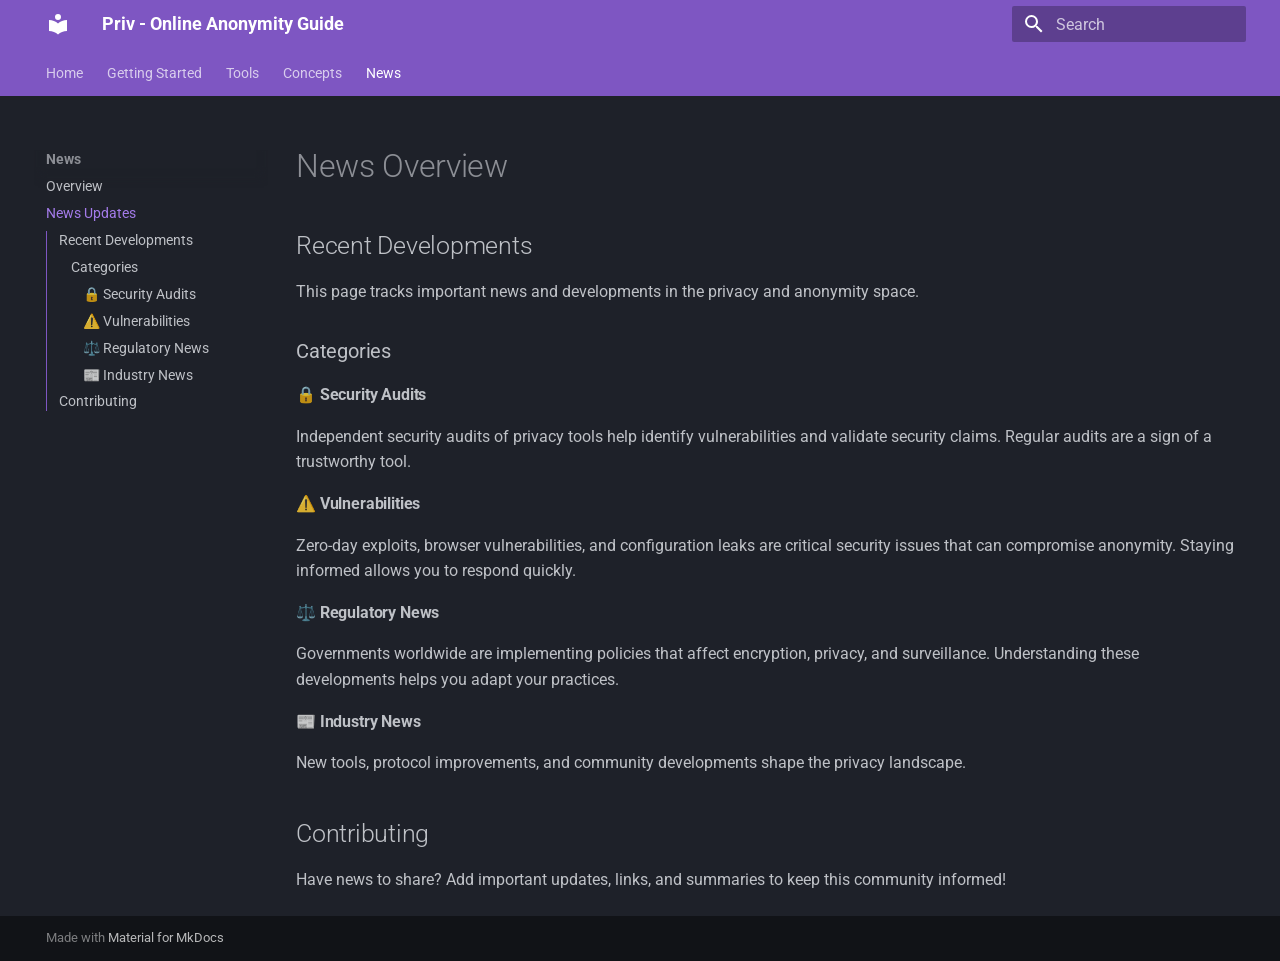
<file: site/news/overview/index.html>
<!doctype html>
<html lang="en" class="no-js">
  <head>
    
      <meta charset="utf-8">
      <meta name="viewport" content="width=device-width,initial-scale=1">
      
        <meta name="description" content="A comprehensive guide to online anonymity, privacy tools, and operational security">
      
      
        <meta name="author" content="Priv Contributors">
      
      
        <link rel="canonical" href="https://example.com/news/overview/">
      
      
        <link rel="prev" href="../">
      
      
      
        
      
      
      <link rel="icon" href="../../assets/images/favicon.png">
      <meta name="generator" content="mkdocs-1.6.1, mkdocs-material-9.7.6">
    
    
      
        <title>News Updates - Priv - Online Anonymity Guide</title>
      
    
    
      <link rel="stylesheet" href="../../assets/stylesheets/main.484c7ddc.min.css">
      
        
        <link rel="stylesheet" href="../../assets/stylesheets/palette.ab4e12ef.min.css">
      
      


    
    
      
    
    
      
        
        
        
        <link rel="stylesheet" href="../../assets/external/fonts.googleapis.com/css.49ea35f2.css">
        <style>:root{--md-text-font:"Roboto";--md-code-font:"Roboto Mono"}</style>
      
    
    
    <script>__md_scope=new URL("../..",location),__md_hash=e=>[...e].reduce(((e,_)=>(e<<5)-e+_.charCodeAt(0)),0),__md_get=(e,_=localStorage,t=__md_scope)=>JSON.parse(_.getItem(t.pathname+"."+e)),__md_set=(e,_,t=localStorage,a=__md_scope)=>{try{t.setItem(a.pathname+"."+e,JSON.stringify(_))}catch(e){}}</script>
    
      

    
    
  </head>
  
  
    
    
    
    
    
    <body dir="ltr" data-md-color-scheme="slate" data-md-color-primary="deep-purple" data-md-color-accent="purple">
  
    
    <input class="md-toggle" data-md-toggle="drawer" type="checkbox" id="__drawer" autocomplete="off">
    <input class="md-toggle" data-md-toggle="search" type="checkbox" id="__search" autocomplete="off">
    <label class="md-overlay" for="__drawer"></label>
    <div data-md-component="skip">
      
        
        <a href="#news-overview" class="md-skip">
          Skip to content
        </a>
      
    </div>
    <div data-md-component="announce">
      
    </div>
    
    
      

<header class="md-header" data-md-component="header">
  <nav class="md-header__inner md-grid" aria-label="Header">
    <a href="../.." title="Priv - Online Anonymity Guide" class="md-header__button md-logo" aria-label="Priv - Online Anonymity Guide" data-md-component="logo">
      
  
  <svg xmlns="http://www.w3.org/2000/svg" viewBox="0 0 24 24"><path d="M12 8a3 3 0 0 0 3-3 3 3 0 0 0-3-3 3 3 0 0 0-3 3 3 3 0 0 0 3 3m0 3.54C9.64 9.35 6.5 8 3 8v11c3.5 0 6.64 1.35 9 3.54 2.36-2.19 5.5-3.54 9-3.54V8c-3.5 0-6.64 1.35-9 3.54"/></svg>

    </a>
    <label class="md-header__button md-icon" for="__drawer">
      
      <svg xmlns="http://www.w3.org/2000/svg" viewBox="0 0 24 24"><path d="M3 6h18v2H3zm0 5h18v2H3zm0 5h18v2H3z"/></svg>
    </label>
    <div class="md-header__title" data-md-component="header-title">
      <div class="md-header__ellipsis">
        <div class="md-header__topic">
          <span class="md-ellipsis">
            Priv - Online Anonymity Guide
          </span>
        </div>
        <div class="md-header__topic" data-md-component="header-topic">
          <span class="md-ellipsis">
            
              News Updates
            
          </span>
        </div>
      </div>
    </div>
    
      
    
    
    
    
      
      
        <label class="md-header__button md-icon" for="__search">
          
          <svg xmlns="http://www.w3.org/2000/svg" viewBox="0 0 24 24"><path d="M9.5 3A6.5 6.5 0 0 1 16 9.5c0 1.61-.59 3.09-1.56 4.23l.27.27h.79l5 5-1.5 1.5-5-5v-.79l-.27-.27A6.52 6.52 0 0 1 9.5 16 6.5 6.5 0 0 1 3 9.5 6.5 6.5 0 0 1 9.5 3m0 2C7 5 5 7 5 9.5S7 14 9.5 14 14 12 14 9.5 12 5 9.5 5"/></svg>
        </label>
        <div class="md-search" data-md-component="search" role="dialog">
  <label class="md-search__overlay" for="__search"></label>
  <div class="md-search__inner" role="search">
    <form class="md-search__form" name="search">
      <input type="text" class="md-search__input" name="query" aria-label="Search" placeholder="Search" autocapitalize="off" autocorrect="off" autocomplete="off" spellcheck="false" data-md-component="search-query" required>
      <label class="md-search__icon md-icon" for="__search">
        
        <svg xmlns="http://www.w3.org/2000/svg" viewBox="0 0 24 24"><path d="M9.5 3A6.5 6.5 0 0 1 16 9.5c0 1.61-.59 3.09-1.56 4.23l.27.27h.79l5 5-1.5 1.5-5-5v-.79l-.27-.27A6.52 6.52 0 0 1 9.5 16 6.5 6.5 0 0 1 3 9.5 6.5 6.5 0 0 1 9.5 3m0 2C7 5 5 7 5 9.5S7 14 9.5 14 14 12 14 9.5 12 5 9.5 5"/></svg>
        
        <svg xmlns="http://www.w3.org/2000/svg" viewBox="0 0 24 24"><path d="M20 11v2H8l5.5 5.5-1.42 1.42L4.16 12l7.92-7.92L13.5 5.5 8 11z"/></svg>
      </label>
      <nav class="md-search__options" aria-label="Search">
        
        <button type="reset" class="md-search__icon md-icon" title="Clear" aria-label="Clear" tabindex="-1">
          
          <svg xmlns="http://www.w3.org/2000/svg" viewBox="0 0 24 24"><path d="M19 6.41 17.59 5 12 10.59 6.41 5 5 6.41 10.59 12 5 17.59 6.41 19 12 13.41 17.59 19 19 17.59 13.41 12z"/></svg>
        </button>
      </nav>
      
    </form>
    <div class="md-search__output">
      <div class="md-search__scrollwrap" tabindex="0" data-md-scrollfix>
        <div class="md-search-result" data-md-component="search-result">
          <div class="md-search-result__meta">
            Initializing search
          </div>
          <ol class="md-search-result__list" role="presentation"></ol>
        </div>
      </div>
    </div>
  </div>
</div>
      
    
    
  </nav>
  
</header>
    
    <div class="md-container" data-md-component="container">
      
      
        
          
            
<nav class="md-tabs" aria-label="Tabs" data-md-component="tabs">
  <div class="md-grid">
    <ul class="md-tabs__list">
      
        
  
  
  
  
    <li class="md-tabs__item">
      <a href="../.." class="md-tabs__link">
        
  
  
    
  
  Home

      </a>
    </li>
  

      
        
  
  
  
  
    
    
      <li class="md-tabs__item">
        <a href="../../getting-started/" class="md-tabs__link">
          
  
  
  Getting Started

        </a>
      </li>
    
  

      
        
  
  
  
  
    
    
      <li class="md-tabs__item">
        <a href="../../tools/" class="md-tabs__link">
          
  
  
  Tools

        </a>
      </li>
    
  

      
        
  
  
  
  
    
    
      <li class="md-tabs__item">
        <a href="../../concepts/" class="md-tabs__link">
          
  
  
  Concepts

        </a>
      </li>
    
  

      
        
  
  
  
    
  
  
    
    
      <li class="md-tabs__item md-tabs__item--active">
        <a href="../" class="md-tabs__link">
          
  
  
  News

        </a>
      </li>
    
  

      
    </ul>
  </div>
</nav>
          
        
      
      <main class="md-main" data-md-component="main">
        <div class="md-main__inner md-grid">
          
            
              
              <div class="md-sidebar md-sidebar--primary" data-md-component="sidebar" data-md-type="navigation" >
                <div class="md-sidebar__scrollwrap">
                  <div class="md-sidebar__inner">
                    


  


  

<nav class="md-nav md-nav--primary md-nav--lifted md-nav--integrated" aria-label="Navigation" data-md-level="0">
  <label class="md-nav__title" for="__drawer">
    <a href="../.." title="Priv - Online Anonymity Guide" class="md-nav__button md-logo" aria-label="Priv - Online Anonymity Guide" data-md-component="logo">
      
  
  <svg xmlns="http://www.w3.org/2000/svg" viewBox="0 0 24 24"><path d="M12 8a3 3 0 0 0 3-3 3 3 0 0 0-3-3 3 3 0 0 0-3 3 3 3 0 0 0 3 3m0 3.54C9.64 9.35 6.5 8 3 8v11c3.5 0 6.64 1.35 9 3.54 2.36-2.19 5.5-3.54 9-3.54V8c-3.5 0-6.64 1.35-9 3.54"/></svg>

    </a>
    Priv - Online Anonymity Guide
  </label>
  
  <ul class="md-nav__list" data-md-scrollfix>
    
      
      
  
  
  
  
    <li class="md-nav__item">
      <a href="../.." class="md-nav__link">
        
  
  
  <span class="md-ellipsis">
    
  
    Home
  

    
  </span>
  
  

      </a>
    </li>
  

    
      
      
  
  
  
  
    
    
    
    
      
      
        
      
    
    
    <li class="md-nav__item md-nav__item--nested">
      
        
        
          
        
        <input class="md-nav__toggle md-toggle md-toggle--indeterminate" type="checkbox" id="__nav_2" >
        
          
          <label class="md-nav__link" for="__nav_2" id="__nav_2_label" tabindex="0">
            
  
  
  <span class="md-ellipsis">
    
  
    Getting Started
  

    
  </span>
  
  

            <span class="md-nav__icon md-icon"></span>
          </label>
        
        <nav class="md-nav" data-md-level="1" aria-labelledby="__nav_2_label" aria-expanded="false">
          <label class="md-nav__title" for="__nav_2">
            <span class="md-nav__icon md-icon"></span>
            
  
    Getting Started
  

          </label>
          <ul class="md-nav__list" data-md-scrollfix>
            
              
                
  
  
  
  
    <li class="md-nav__item">
      <a href="../../getting-started/" class="md-nav__link">
        
  
  
  <span class="md-ellipsis">
    
  
    Overview
  

    
  </span>
  
  

      </a>
    </li>
  

              
            
              
                
  
  
  
  
    <li class="md-nav__item">
      <a href="../../getting-started/introduction/" class="md-nav__link">
        
  
  
  <span class="md-ellipsis">
    
  
    Introduction
  

    
  </span>
  
  

      </a>
    </li>
  

              
            
          </ul>
        </nav>
      
    </li>
  

    
      
      
  
  
  
  
    
    
    
    
      
      
        
      
    
    
    <li class="md-nav__item md-nav__item--nested">
      
        
        
          
        
        <input class="md-nav__toggle md-toggle md-toggle--indeterminate" type="checkbox" id="__nav_3" >
        
          
          <label class="md-nav__link" for="__nav_3" id="__nav_3_label" tabindex="0">
            
  
  
  <span class="md-ellipsis">
    
  
    Tools
  

    
  </span>
  
  

            <span class="md-nav__icon md-icon"></span>
          </label>
        
        <nav class="md-nav" data-md-level="1" aria-labelledby="__nav_3_label" aria-expanded="false">
          <label class="md-nav__title" for="__nav_3">
            <span class="md-nav__icon md-icon"></span>
            
  
    Tools
  

          </label>
          <ul class="md-nav__list" data-md-scrollfix>
            
              
                
  
  
  
  
    <li class="md-nav__item">
      <a href="../../tools/" class="md-nav__link">
        
  
  
  <span class="md-ellipsis">
    
  
    Overview
  

    
  </span>
  
  

      </a>
    </li>
  

              
            
              
                
  
  
  
  
    <li class="md-nav__item">
      <a href="../../tools/overview/" class="md-nav__link">
        
  
  
  <span class="md-ellipsis">
    
  
    Tools List
  

    
  </span>
  
  

      </a>
    </li>
  

              
            
          </ul>
        </nav>
      
    </li>
  

    
      
      
  
  
  
  
    
    
    
    
      
      
        
      
    
    
    <li class="md-nav__item md-nav__item--nested">
      
        
        
          
        
        <input class="md-nav__toggle md-toggle md-toggle--indeterminate" type="checkbox" id="__nav_4" >
        
          
          <label class="md-nav__link" for="__nav_4" id="__nav_4_label" tabindex="0">
            
  
  
  <span class="md-ellipsis">
    
  
    Concepts
  

    
  </span>
  
  

            <span class="md-nav__icon md-icon"></span>
          </label>
        
        <nav class="md-nav" data-md-level="1" aria-labelledby="__nav_4_label" aria-expanded="false">
          <label class="md-nav__title" for="__nav_4">
            <span class="md-nav__icon md-icon"></span>
            
  
    Concepts
  

          </label>
          <ul class="md-nav__list" data-md-scrollfix>
            
              
                
  
  
  
  
    <li class="md-nav__item">
      <a href="../../concepts/" class="md-nav__link">
        
  
  
  <span class="md-ellipsis">
    
  
    Overview
  

    
  </span>
  
  

      </a>
    </li>
  

              
            
              
                
  
  
  
  
    <li class="md-nav__item">
      <a href="../../concepts/overview/" class="md-nav__link">
        
  
  
  <span class="md-ellipsis">
    
  
    Concepts List
  

    
  </span>
  
  

      </a>
    </li>
  

              
            
          </ul>
        </nav>
      
    </li>
  

    
      
      
  
  
    
  
  
  
    
    
    
    
      
        
        
      
      
        
      
    
    
    <li class="md-nav__item md-nav__item--active md-nav__item--section md-nav__item--nested">
      
        
        
        <input class="md-nav__toggle md-toggle " type="checkbox" id="__nav_5" checked>
        
          
          <label class="md-nav__link" for="__nav_5" id="__nav_5_label" tabindex="">
            
  
  
  <span class="md-ellipsis">
    
  
    News
  

    
  </span>
  
  

            <span class="md-nav__icon md-icon"></span>
          </label>
        
        <nav class="md-nav" data-md-level="1" aria-labelledby="__nav_5_label" aria-expanded="true">
          <label class="md-nav__title" for="__nav_5">
            <span class="md-nav__icon md-icon"></span>
            
  
    News
  

          </label>
          <ul class="md-nav__list" data-md-scrollfix>
            
              
                
  
  
  
  
    <li class="md-nav__item">
      <a href="../" class="md-nav__link">
        
  
  
  <span class="md-ellipsis">
    
  
    Overview
  

    
  </span>
  
  

      </a>
    </li>
  

              
            
              
                
  
  
    
  
  
  
    <li class="md-nav__item md-nav__item--active">
      
      <input class="md-nav__toggle md-toggle" type="checkbox" id="__toc">
      
      
        
      
      
        <label class="md-nav__link md-nav__link--active" for="__toc">
          
  
  
  <span class="md-ellipsis">
    
  
    News Updates
  

    
  </span>
  
  

          <span class="md-nav__icon md-icon"></span>
        </label>
      
      <a href="./" class="md-nav__link md-nav__link--active">
        
  
  
  <span class="md-ellipsis">
    
  
    News Updates
  

    
  </span>
  
  

      </a>
      
        

<nav class="md-nav md-nav--secondary" aria-label="Table of contents">
  
  
  
    
  
  
    <label class="md-nav__title" for="__toc">
      <span class="md-nav__icon md-icon"></span>
      Table of contents
    </label>
    <ul class="md-nav__list" data-md-component="toc" data-md-scrollfix>
      
        <li class="md-nav__item">
  <a href="#recent-developments" class="md-nav__link">
    <span class="md-ellipsis">
      
        Recent Developments
      
    </span>
  </a>
  
    <nav class="md-nav" aria-label="Recent Developments">
      <ul class="md-nav__list">
        
          <li class="md-nav__item">
  <a href="#categories" class="md-nav__link">
    <span class="md-ellipsis">
      
        Categories
      
    </span>
  </a>
  
    <nav class="md-nav" aria-label="Categories">
      <ul class="md-nav__list">
        
          <li class="md-nav__item">
  <a href="#security-audits" class="md-nav__link">
    <span class="md-ellipsis">
      
        🔒 Security Audits
      
    </span>
  </a>
  
</li>
        
          <li class="md-nav__item">
  <a href="#vulnerabilities" class="md-nav__link">
    <span class="md-ellipsis">
      
        ⚠️ Vulnerabilities
      
    </span>
  </a>
  
</li>
        
          <li class="md-nav__item">
  <a href="#regulatory-news" class="md-nav__link">
    <span class="md-ellipsis">
      
        ⚖️ Regulatory News
      
    </span>
  </a>
  
</li>
        
          <li class="md-nav__item">
  <a href="#industry-news" class="md-nav__link">
    <span class="md-ellipsis">
      
        📰 Industry News
      
    </span>
  </a>
  
</li>
        
      </ul>
    </nav>
  
</li>
        
      </ul>
    </nav>
  
</li>
      
        <li class="md-nav__item">
  <a href="#contributing" class="md-nav__link">
    <span class="md-ellipsis">
      
        Contributing
      
    </span>
  </a>
  
</li>
      
    </ul>
  
</nav>
      
    </li>
  

              
            
          </ul>
        </nav>
      
    </li>
  

    
  </ul>
</nav>
                  </div>
                </div>
              </div>
            
            
          
          
            <div class="md-content" data-md-component="content">
              
              <article class="md-content__inner md-typeset">
                
                  



<h1 id="news-overview">News Overview</h1>
<h2 id="recent-developments">Recent Developments</h2>
<p>This page tracks important news and developments in the privacy and anonymity space.</p>
<h3 id="categories">Categories</h3>
<h4 id="security-audits">🔒 Security Audits</h4>
<p>Independent security audits of privacy tools help identify vulnerabilities and validate security claims. Regular audits are a sign of a trustworthy tool.</p>
<h4 id="vulnerabilities">⚠️ Vulnerabilities</h4>
<p>Zero-day exploits, browser vulnerabilities, and configuration leaks are critical security issues that can compromise anonymity. Staying informed allows you to respond quickly.</p>
<h4 id="regulatory-news">⚖️ Regulatory News</h4>
<p>Governments worldwide are implementing policies that affect encryption, privacy, and surveillance. Understanding these developments helps you adapt your practices.</p>
<h4 id="industry-news">📰 Industry News</h4>
<p>New tools, protocol improvements, and community developments shape the privacy landscape.</p>
<h2 id="contributing">Contributing</h2>
<p>Have news to share? Add important updates, links, and summaries to keep this community informed!</p>












                
              </article>
            </div>
          
          
<script>var target=document.getElementById(location.hash.slice(1));target&&target.name&&(target.checked=target.name.startsWith("__tabbed_"))</script>
        </div>
        
      </main>
      
        <footer class="md-footer">
  
  <div class="md-footer-meta md-typeset">
    <div class="md-footer-meta__inner md-grid">
      <div class="md-copyright">
  
  
    Made with
    <a href="https://squidfunk.github.io/mkdocs-material/" target="_blank" rel="noopener">
      Material for MkDocs
    </a>
  
</div>
      
    </div>
  </div>
</footer>
      
    </div>
    <div class="md-dialog" data-md-component="dialog">
      <div class="md-dialog__inner md-typeset"></div>
    </div>
    
    
    
      
      
      <script id="__config" type="application/json">{"annotate": null, "base": "../..", "features": ["navigation.tabs", "navigation.sections", "navigation.expand", "toc.integrate", "content.code.copy", "content.code.select"], "search": "../../assets/javascripts/workers/search.2c215733.min.js", "tags": null, "translations": {"clipboard.copied": "Copied to clipboard", "clipboard.copy": "Copy to clipboard", "search.result.more.one": "1 more on this page", "search.result.more.other": "# more on this page", "search.result.none": "No matching documents", "search.result.one": "1 matching document", "search.result.other": "# matching documents", "search.result.placeholder": "Type to start searching", "search.result.term.missing": "Missing", "select.version": "Select version"}, "version": null}</script>
    
    
      <script src="../../assets/javascripts/bundle.79ae519e.min.js"></script>
      
    
  </body>
</html>
</file>
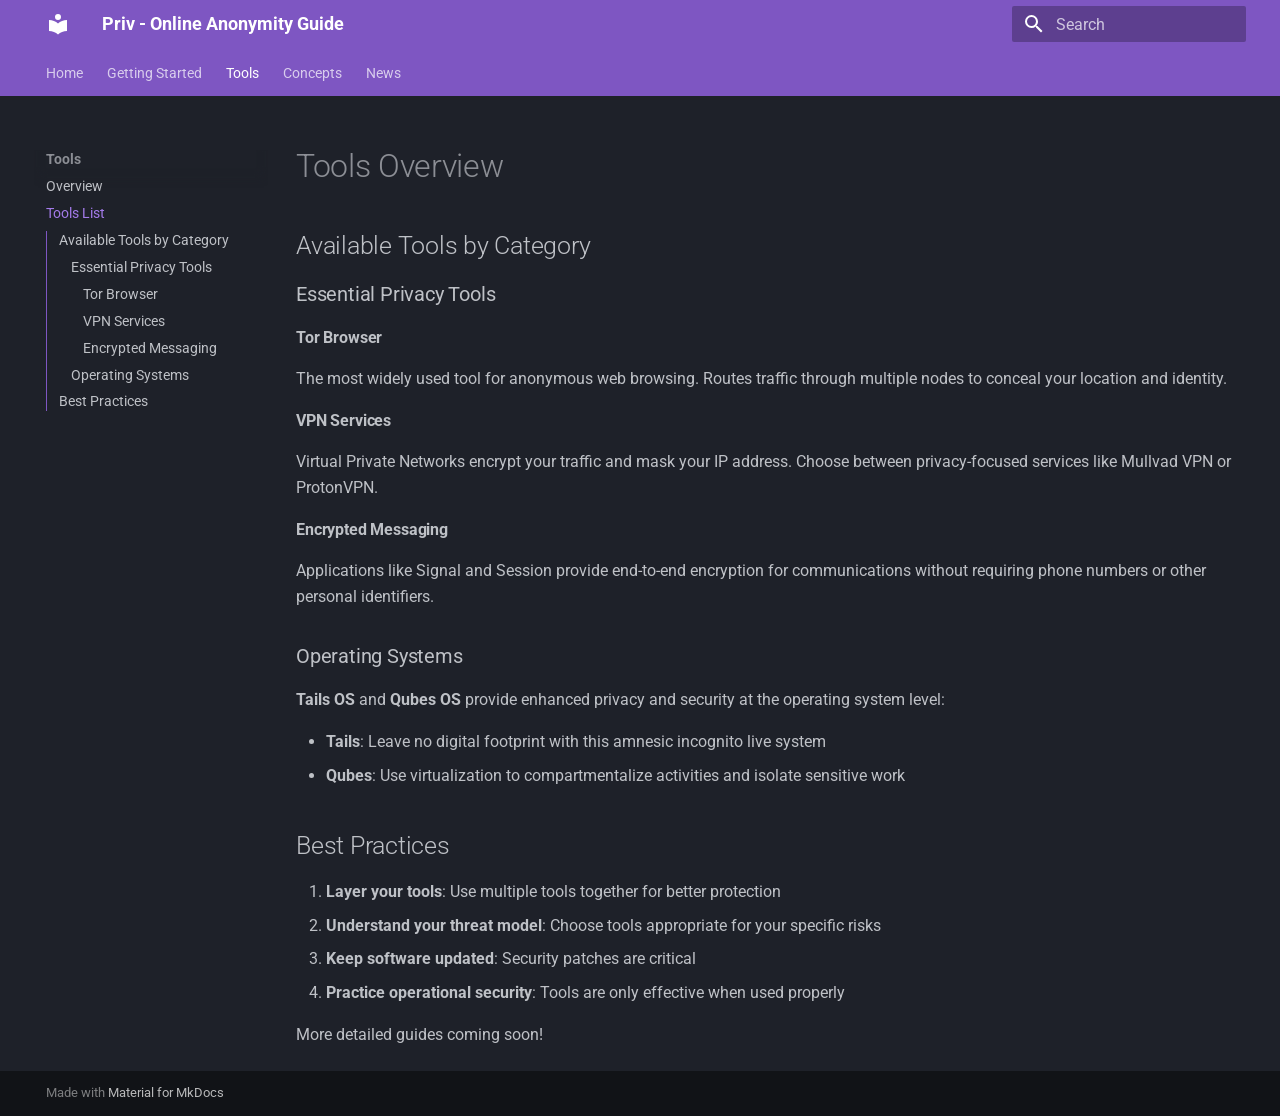
<file: site/tools/overview/index.html>
<!doctype html>
<html lang="en" class="no-js">
  <head>
    
      <meta charset="utf-8">
      <meta name="viewport" content="width=device-width,initial-scale=1">
      
        <meta name="description" content="A comprehensive guide to online anonymity, privacy tools, and operational security">
      
      
        <meta name="author" content="Priv Contributors">
      
      
        <link rel="canonical" href="https://example.com/tools/overview/">
      
      
        <link rel="prev" href="../">
      
      
        <link rel="next" href="../../concepts/">
      
      
        
      
      
      <link rel="icon" href="../../assets/images/favicon.png">
      <meta name="generator" content="mkdocs-1.6.1, mkdocs-material-9.7.6">
    
    
      
        <title>Tools List - Priv - Online Anonymity Guide</title>
      
    
    
      <link rel="stylesheet" href="../../assets/stylesheets/main.484c7ddc.min.css">
      
        
        <link rel="stylesheet" href="../../assets/stylesheets/palette.ab4e12ef.min.css">
      
      


    
    
      
    
    
      
        
        
        
        <link rel="stylesheet" href="../../assets/external/fonts.googleapis.com/css.49ea35f2.css">
        <style>:root{--md-text-font:"Roboto";--md-code-font:"Roboto Mono"}</style>
      
    
    
    <script>__md_scope=new URL("../..",location),__md_hash=e=>[...e].reduce(((e,_)=>(e<<5)-e+_.charCodeAt(0)),0),__md_get=(e,_=localStorage,t=__md_scope)=>JSON.parse(_.getItem(t.pathname+"."+e)),__md_set=(e,_,t=localStorage,a=__md_scope)=>{try{t.setItem(a.pathname+"."+e,JSON.stringify(_))}catch(e){}}</script>
    
      

    
    
  </head>
  
  
    
    
    
    
    
    <body dir="ltr" data-md-color-scheme="slate" data-md-color-primary="deep-purple" data-md-color-accent="purple">
  
    
    <input class="md-toggle" data-md-toggle="drawer" type="checkbox" id="__drawer" autocomplete="off">
    <input class="md-toggle" data-md-toggle="search" type="checkbox" id="__search" autocomplete="off">
    <label class="md-overlay" for="__drawer"></label>
    <div data-md-component="skip">
      
        
        <a href="#tools-overview" class="md-skip">
          Skip to content
        </a>
      
    </div>
    <div data-md-component="announce">
      
    </div>
    
    
      

<header class="md-header" data-md-component="header">
  <nav class="md-header__inner md-grid" aria-label="Header">
    <a href="../.." title="Priv - Online Anonymity Guide" class="md-header__button md-logo" aria-label="Priv - Online Anonymity Guide" data-md-component="logo">
      
  
  <svg xmlns="http://www.w3.org/2000/svg" viewBox="0 0 24 24"><path d="M12 8a3 3 0 0 0 3-3 3 3 0 0 0-3-3 3 3 0 0 0-3 3 3 3 0 0 0 3 3m0 3.54C9.64 9.35 6.5 8 3 8v11c3.5 0 6.64 1.35 9 3.54 2.36-2.19 5.5-3.54 9-3.54V8c-3.5 0-6.64 1.35-9 3.54"/></svg>

    </a>
    <label class="md-header__button md-icon" for="__drawer">
      
      <svg xmlns="http://www.w3.org/2000/svg" viewBox="0 0 24 24"><path d="M3 6h18v2H3zm0 5h18v2H3zm0 5h18v2H3z"/></svg>
    </label>
    <div class="md-header__title" data-md-component="header-title">
      <div class="md-header__ellipsis">
        <div class="md-header__topic">
          <span class="md-ellipsis">
            Priv - Online Anonymity Guide
          </span>
        </div>
        <div class="md-header__topic" data-md-component="header-topic">
          <span class="md-ellipsis">
            
              Tools List
            
          </span>
        </div>
      </div>
    </div>
    
      
    
    
    
    
      
      
        <label class="md-header__button md-icon" for="__search">
          
          <svg xmlns="http://www.w3.org/2000/svg" viewBox="0 0 24 24"><path d="M9.5 3A6.5 6.5 0 0 1 16 9.5c0 1.61-.59 3.09-1.56 4.23l.27.27h.79l5 5-1.5 1.5-5-5v-.79l-.27-.27A6.52 6.52 0 0 1 9.5 16 6.5 6.5 0 0 1 3 9.5 6.5 6.5 0 0 1 9.5 3m0 2C7 5 5 7 5 9.5S7 14 9.5 14 14 12 14 9.5 12 5 9.5 5"/></svg>
        </label>
        <div class="md-search" data-md-component="search" role="dialog">
  <label class="md-search__overlay" for="__search"></label>
  <div class="md-search__inner" role="search">
    <form class="md-search__form" name="search">
      <input type="text" class="md-search__input" name="query" aria-label="Search" placeholder="Search" autocapitalize="off" autocorrect="off" autocomplete="off" spellcheck="false" data-md-component="search-query" required>
      <label class="md-search__icon md-icon" for="__search">
        
        <svg xmlns="http://www.w3.org/2000/svg" viewBox="0 0 24 24"><path d="M9.5 3A6.5 6.5 0 0 1 16 9.5c0 1.61-.59 3.09-1.56 4.23l.27.27h.79l5 5-1.5 1.5-5-5v-.79l-.27-.27A6.52 6.52 0 0 1 9.5 16 6.5 6.5 0 0 1 3 9.5 6.5 6.5 0 0 1 9.5 3m0 2C7 5 5 7 5 9.5S7 14 9.5 14 14 12 14 9.5 12 5 9.5 5"/></svg>
        
        <svg xmlns="http://www.w3.org/2000/svg" viewBox="0 0 24 24"><path d="M20 11v2H8l5.5 5.5-1.42 1.42L4.16 12l7.92-7.92L13.5 5.5 8 11z"/></svg>
      </label>
      <nav class="md-search__options" aria-label="Search">
        
        <button type="reset" class="md-search__icon md-icon" title="Clear" aria-label="Clear" tabindex="-1">
          
          <svg xmlns="http://www.w3.org/2000/svg" viewBox="0 0 24 24"><path d="M19 6.41 17.59 5 12 10.59 6.41 5 5 6.41 10.59 12 5 17.59 6.41 19 12 13.41 17.59 19 19 17.59 13.41 12z"/></svg>
        </button>
      </nav>
      
    </form>
    <div class="md-search__output">
      <div class="md-search__scrollwrap" tabindex="0" data-md-scrollfix>
        <div class="md-search-result" data-md-component="search-result">
          <div class="md-search-result__meta">
            Initializing search
          </div>
          <ol class="md-search-result__list" role="presentation"></ol>
        </div>
      </div>
    </div>
  </div>
</div>
      
    
    
  </nav>
  
</header>
    
    <div class="md-container" data-md-component="container">
      
      
        
          
            
<nav class="md-tabs" aria-label="Tabs" data-md-component="tabs">
  <div class="md-grid">
    <ul class="md-tabs__list">
      
        
  
  
  
  
    <li class="md-tabs__item">
      <a href="../.." class="md-tabs__link">
        
  
  
    
  
  Home

      </a>
    </li>
  

      
        
  
  
  
  
    
    
      <li class="md-tabs__item">
        <a href="../../getting-started/" class="md-tabs__link">
          
  
  
  Getting Started

        </a>
      </li>
    
  

      
        
  
  
  
    
  
  
    
    
      <li class="md-tabs__item md-tabs__item--active">
        <a href="../" class="md-tabs__link">
          
  
  
  Tools

        </a>
      </li>
    
  

      
        
  
  
  
  
    
    
      <li class="md-tabs__item">
        <a href="../../concepts/" class="md-tabs__link">
          
  
  
  Concepts

        </a>
      </li>
    
  

      
        
  
  
  
  
    
    
      <li class="md-tabs__item">
        <a href="../../news/" class="md-tabs__link">
          
  
  
  News

        </a>
      </li>
    
  

      
    </ul>
  </div>
</nav>
          
        
      
      <main class="md-main" data-md-component="main">
        <div class="md-main__inner md-grid">
          
            
              
              <div class="md-sidebar md-sidebar--primary" data-md-component="sidebar" data-md-type="navigation" >
                <div class="md-sidebar__scrollwrap">
                  <div class="md-sidebar__inner">
                    


  


  

<nav class="md-nav md-nav--primary md-nav--lifted md-nav--integrated" aria-label="Navigation" data-md-level="0">
  <label class="md-nav__title" for="__drawer">
    <a href="../.." title="Priv - Online Anonymity Guide" class="md-nav__button md-logo" aria-label="Priv - Online Anonymity Guide" data-md-component="logo">
      
  
  <svg xmlns="http://www.w3.org/2000/svg" viewBox="0 0 24 24"><path d="M12 8a3 3 0 0 0 3-3 3 3 0 0 0-3-3 3 3 0 0 0-3 3 3 3 0 0 0 3 3m0 3.54C9.64 9.35 6.5 8 3 8v11c3.5 0 6.64 1.35 9 3.54 2.36-2.19 5.5-3.54 9-3.54V8c-3.5 0-6.64 1.35-9 3.54"/></svg>

    </a>
    Priv - Online Anonymity Guide
  </label>
  
  <ul class="md-nav__list" data-md-scrollfix>
    
      
      
  
  
  
  
    <li class="md-nav__item">
      <a href="../.." class="md-nav__link">
        
  
  
  <span class="md-ellipsis">
    
  
    Home
  

    
  </span>
  
  

      </a>
    </li>
  

    
      
      
  
  
  
  
    
    
    
    
      
      
        
      
    
    
    <li class="md-nav__item md-nav__item--nested">
      
        
        
          
        
        <input class="md-nav__toggle md-toggle md-toggle--indeterminate" type="checkbox" id="__nav_2" >
        
          
          <label class="md-nav__link" for="__nav_2" id="__nav_2_label" tabindex="0">
            
  
  
  <span class="md-ellipsis">
    
  
    Getting Started
  

    
  </span>
  
  

            <span class="md-nav__icon md-icon"></span>
          </label>
        
        <nav class="md-nav" data-md-level="1" aria-labelledby="__nav_2_label" aria-expanded="false">
          <label class="md-nav__title" for="__nav_2">
            <span class="md-nav__icon md-icon"></span>
            
  
    Getting Started
  

          </label>
          <ul class="md-nav__list" data-md-scrollfix>
            
              
                
  
  
  
  
    <li class="md-nav__item">
      <a href="../../getting-started/" class="md-nav__link">
        
  
  
  <span class="md-ellipsis">
    
  
    Overview
  

    
  </span>
  
  

      </a>
    </li>
  

              
            
              
                
  
  
  
  
    <li class="md-nav__item">
      <a href="../../getting-started/introduction/" class="md-nav__link">
        
  
  
  <span class="md-ellipsis">
    
  
    Introduction
  

    
  </span>
  
  

      </a>
    </li>
  

              
            
          </ul>
        </nav>
      
    </li>
  

    
      
      
  
  
    
  
  
  
    
    
    
    
      
        
        
      
      
        
      
    
    
    <li class="md-nav__item md-nav__item--active md-nav__item--section md-nav__item--nested">
      
        
        
        <input class="md-nav__toggle md-toggle " type="checkbox" id="__nav_3" checked>
        
          
          <label class="md-nav__link" for="__nav_3" id="__nav_3_label" tabindex="">
            
  
  
  <span class="md-ellipsis">
    
  
    Tools
  

    
  </span>
  
  

            <span class="md-nav__icon md-icon"></span>
          </label>
        
        <nav class="md-nav" data-md-level="1" aria-labelledby="__nav_3_label" aria-expanded="true">
          <label class="md-nav__title" for="__nav_3">
            <span class="md-nav__icon md-icon"></span>
            
  
    Tools
  

          </label>
          <ul class="md-nav__list" data-md-scrollfix>
            
              
                
  
  
  
  
    <li class="md-nav__item">
      <a href="../" class="md-nav__link">
        
  
  
  <span class="md-ellipsis">
    
  
    Overview
  

    
  </span>
  
  

      </a>
    </li>
  

              
            
              
                
  
  
    
  
  
  
    <li class="md-nav__item md-nav__item--active">
      
      <input class="md-nav__toggle md-toggle" type="checkbox" id="__toc">
      
      
        
      
      
        <label class="md-nav__link md-nav__link--active" for="__toc">
          
  
  
  <span class="md-ellipsis">
    
  
    Tools List
  

    
  </span>
  
  

          <span class="md-nav__icon md-icon"></span>
        </label>
      
      <a href="./" class="md-nav__link md-nav__link--active">
        
  
  
  <span class="md-ellipsis">
    
  
    Tools List
  

    
  </span>
  
  

      </a>
      
        

<nav class="md-nav md-nav--secondary" aria-label="Table of contents">
  
  
  
    
  
  
    <label class="md-nav__title" for="__toc">
      <span class="md-nav__icon md-icon"></span>
      Table of contents
    </label>
    <ul class="md-nav__list" data-md-component="toc" data-md-scrollfix>
      
        <li class="md-nav__item">
  <a href="#available-tools-by-category" class="md-nav__link">
    <span class="md-ellipsis">
      
        Available Tools by Category
      
    </span>
  </a>
  
    <nav class="md-nav" aria-label="Available Tools by Category">
      <ul class="md-nav__list">
        
          <li class="md-nav__item">
  <a href="#essential-privacy-tools" class="md-nav__link">
    <span class="md-ellipsis">
      
        Essential Privacy Tools
      
    </span>
  </a>
  
    <nav class="md-nav" aria-label="Essential Privacy Tools">
      <ul class="md-nav__list">
        
          <li class="md-nav__item">
  <a href="#tor-browser" class="md-nav__link">
    <span class="md-ellipsis">
      
        Tor Browser
      
    </span>
  </a>
  
</li>
        
          <li class="md-nav__item">
  <a href="#vpn-services" class="md-nav__link">
    <span class="md-ellipsis">
      
        VPN Services
      
    </span>
  </a>
  
</li>
        
          <li class="md-nav__item">
  <a href="#encrypted-messaging" class="md-nav__link">
    <span class="md-ellipsis">
      
        Encrypted Messaging
      
    </span>
  </a>
  
</li>
        
      </ul>
    </nav>
  
</li>
        
          <li class="md-nav__item">
  <a href="#operating-systems" class="md-nav__link">
    <span class="md-ellipsis">
      
        Operating Systems
      
    </span>
  </a>
  
</li>
        
      </ul>
    </nav>
  
</li>
      
        <li class="md-nav__item">
  <a href="#best-practices" class="md-nav__link">
    <span class="md-ellipsis">
      
        Best Practices
      
    </span>
  </a>
  
</li>
      
    </ul>
  
</nav>
      
    </li>
  

              
            
          </ul>
        </nav>
      
    </li>
  

    
      
      
  
  
  
  
    
    
    
    
      
      
        
      
    
    
    <li class="md-nav__item md-nav__item--nested">
      
        
        
          
        
        <input class="md-nav__toggle md-toggle md-toggle--indeterminate" type="checkbox" id="__nav_4" >
        
          
          <label class="md-nav__link" for="__nav_4" id="__nav_4_label" tabindex="0">
            
  
  
  <span class="md-ellipsis">
    
  
    Concepts
  

    
  </span>
  
  

            <span class="md-nav__icon md-icon"></span>
          </label>
        
        <nav class="md-nav" data-md-level="1" aria-labelledby="__nav_4_label" aria-expanded="false">
          <label class="md-nav__title" for="__nav_4">
            <span class="md-nav__icon md-icon"></span>
            
  
    Concepts
  

          </label>
          <ul class="md-nav__list" data-md-scrollfix>
            
              
                
  
  
  
  
    <li class="md-nav__item">
      <a href="../../concepts/" class="md-nav__link">
        
  
  
  <span class="md-ellipsis">
    
  
    Overview
  

    
  </span>
  
  

      </a>
    </li>
  

              
            
              
                
  
  
  
  
    <li class="md-nav__item">
      <a href="../../concepts/overview/" class="md-nav__link">
        
  
  
  <span class="md-ellipsis">
    
  
    Concepts List
  

    
  </span>
  
  

      </a>
    </li>
  

              
            
          </ul>
        </nav>
      
    </li>
  

    
      
      
  
  
  
  
    
    
    
    
      
      
        
      
    
    
    <li class="md-nav__item md-nav__item--nested">
      
        
        
          
        
        <input class="md-nav__toggle md-toggle md-toggle--indeterminate" type="checkbox" id="__nav_5" >
        
          
          <label class="md-nav__link" for="__nav_5" id="__nav_5_label" tabindex="0">
            
  
  
  <span class="md-ellipsis">
    
  
    News
  

    
  </span>
  
  

            <span class="md-nav__icon md-icon"></span>
          </label>
        
        <nav class="md-nav" data-md-level="1" aria-labelledby="__nav_5_label" aria-expanded="false">
          <label class="md-nav__title" for="__nav_5">
            <span class="md-nav__icon md-icon"></span>
            
  
    News
  

          </label>
          <ul class="md-nav__list" data-md-scrollfix>
            
              
                
  
  
  
  
    <li class="md-nav__item">
      <a href="../../news/" class="md-nav__link">
        
  
  
  <span class="md-ellipsis">
    
  
    Overview
  

    
  </span>
  
  

      </a>
    </li>
  

              
            
              
                
  
  
  
  
    <li class="md-nav__item">
      <a href="../../news/overview/" class="md-nav__link">
        
  
  
  <span class="md-ellipsis">
    
  
    News Updates
  

    
  </span>
  
  

      </a>
    </li>
  

              
            
          </ul>
        </nav>
      
    </li>
  

    
  </ul>
</nav>
                  </div>
                </div>
              </div>
            
            
          
          
            <div class="md-content" data-md-component="content">
              
              <article class="md-content__inner md-typeset">
                
                  



<h1 id="tools-overview">Tools Overview</h1>
<h2 id="available-tools-by-category">Available Tools by Category</h2>
<h3 id="essential-privacy-tools">Essential Privacy Tools</h3>
<h4 id="tor-browser">Tor Browser</h4>
<p>The most widely used tool for anonymous web browsing. Routes traffic through multiple nodes to conceal your location and identity.</p>
<h4 id="vpn-services">VPN Services</h4>
<p>Virtual Private Networks encrypt your traffic and mask your IP address. Choose between privacy-focused services like Mullvad VPN or ProtonVPN.</p>
<h4 id="encrypted-messaging">Encrypted Messaging</h4>
<p>Applications like Signal and Session provide end-to-end encryption for communications without requiring phone numbers or other personal identifiers.</p>
<h3 id="operating-systems">Operating Systems</h3>
<p><strong>Tails OS</strong> and <strong>Qubes OS</strong> provide enhanced privacy and security at the operating system level:</p>
<ul>
<li><strong>Tails</strong>: Leave no digital footprint with this amnesic incognito live system</li>
<li><strong>Qubes</strong>: Use virtualization to compartmentalize activities and isolate sensitive work</li>
</ul>
<h2 id="best-practices">Best Practices</h2>
<ol>
<li><strong>Layer your tools</strong>: Use multiple tools together for better protection</li>
<li><strong>Understand your threat model</strong>: Choose tools appropriate for your specific risks</li>
<li><strong>Keep software updated</strong>: Security patches are critical</li>
<li><strong>Practice operational security</strong>: Tools are only effective when used properly</li>
</ol>
<p>More detailed guides coming soon!</p>












                
              </article>
            </div>
          
          
<script>var target=document.getElementById(location.hash.slice(1));target&&target.name&&(target.checked=target.name.startsWith("__tabbed_"))</script>
        </div>
        
      </main>
      
        <footer class="md-footer">
  
  <div class="md-footer-meta md-typeset">
    <div class="md-footer-meta__inner md-grid">
      <div class="md-copyright">
  
  
    Made with
    <a href="https://squidfunk.github.io/mkdocs-material/" target="_blank" rel="noopener">
      Material for MkDocs
    </a>
  
</div>
      
    </div>
  </div>
</footer>
      
    </div>
    <div class="md-dialog" data-md-component="dialog">
      <div class="md-dialog__inner md-typeset"></div>
    </div>
    
    
    
      
      
      <script id="__config" type="application/json">{"annotate": null, "base": "../..", "features": ["navigation.tabs", "navigation.sections", "navigation.expand", "toc.integrate", "content.code.copy", "content.code.select"], "search": "../../assets/javascripts/workers/search.2c215733.min.js", "tags": null, "translations": {"clipboard.copied": "Copied to clipboard", "clipboard.copy": "Copy to clipboard", "search.result.more.one": "1 more on this page", "search.result.more.other": "# more on this page", "search.result.none": "No matching documents", "search.result.one": "1 matching document", "search.result.other": "# matching documents", "search.result.placeholder": "Type to start searching", "search.result.term.missing": "Missing", "select.version": "Select version"}, "version": null}</script>
    
    
      <script src="../../assets/javascripts/bundle.79ae519e.min.js"></script>
      
    
  </body>
</html>
</file>
<file: site/assets/external/fonts.googleapis.com/css.49ea35f2.css>
/* cyrillic-ext */
@font-face {
  font-family: 'Roboto';
  font-style: italic;
  font-weight: 300;
  font-stretch: 100%;
  font-display: fallback;
  src: url(../fonts.gstatic.com/s/roboto/v51/KFO5CnqEu92Fr1Mu53ZEC9_Vu3r1gIhOszmkC3kaWzU.woff2) format('woff2');
  unicode-range: U+0460-052F, U+1C80-1C8A, U+20B4, U+2DE0-2DFF, U+A640-A69F, U+FE2E-FE2F;
}
/* cyrillic */
@font-face {
  font-family: 'Roboto';
  font-style: italic;
  font-weight: 300;
  font-stretch: 100%;
  font-display: fallback;
  src: url(../fonts.gstatic.com/s/roboto/v51/KFO5CnqEu92Fr1Mu53ZEC9_Vu3r1gIhOszmkAnkaWzU.woff2) format('woff2');
  unicode-range: U+0301, U+0400-045F, U+0490-0491, U+04B0-04B1, U+2116;
}
/* greek-ext */
@font-face {
  font-family: 'Roboto';
  font-style: italic;
  font-weight: 300;
  font-stretch: 100%;
  font-display: fallback;
  src: url(../fonts.gstatic.com/s/roboto/v51/KFO5CnqEu92Fr1Mu53ZEC9_Vu3r1gIhOszmkCnkaWzU.woff2) format('woff2');
  unicode-range: U+1F00-1FFF;
}
/* greek */
@font-face {
  font-family: 'Roboto';
  font-style: italic;
  font-weight: 300;
  font-stretch: 100%;
  font-display: fallback;
  src: url(../fonts.gstatic.com/s/roboto/v51/KFO5CnqEu92Fr1Mu53ZEC9_Vu3r1gIhOszmkBXkaWzU.woff2) format('woff2');
  unicode-range: U+0370-0377, U+037A-037F, U+0384-038A, U+038C, U+038E-03A1, U+03A3-03FF;
}
/* math */
@font-face {
  font-family: 'Roboto';
  font-style: italic;
  font-weight: 300;
  font-stretch: 100%;
  font-display: fallback;
  src: url(../fonts.gstatic.com/s/roboto/v51/KFO5CnqEu92Fr1Mu53ZEC9_Vu3r1gIhOszmkenkaWzU.woff2) format('woff2');
  unicode-range: U+0302-0303, U+0305, U+0307-0308, U+0310, U+0312, U+0315, U+031A, U+0326-0327, U+032C, U+032F-0330, U+0332-0333, U+0338, U+033A, U+0346, U+034D, U+0391-03A1, U+03A3-03A9, U+03B1-03C9, U+03D1, U+03D5-03D6, U+03F0-03F1, U+03F4-03F5, U+2016-2017, U+2034-2038, U+203C, U+2040, U+2043, U+2047, U+2050, U+2057, U+205F, U+2070-2071, U+2074-208E, U+2090-209C, U+20D0-20DC, U+20E1, U+20E5-20EF, U+2100-2112, U+2114-2115, U+2117-2121, U+2123-214F, U+2190, U+2192, U+2194-21AE, U+21B0-21E5, U+21F1-21F2, U+21F4-2211, U+2213-2214, U+2216-22FF, U+2308-230B, U+2310, U+2319, U+231C-2321, U+2336-237A, U+237C, U+2395, U+239B-23B7, U+23D0, U+23DC-23E1, U+2474-2475, U+25AF, U+25B3, U+25B7, U+25BD, U+25C1, U+25CA, U+25CC, U+25FB, U+266D-266F, U+27C0-27FF, U+2900-2AFF, U+2B0E-2B11, U+2B30-2B4C, U+2BFE, U+3030, U+FF5B, U+FF5D, U+1D400-1D7FF, U+1EE00-1EEFF;
}
/* symbols */
@font-face {
  font-family: 'Roboto';
  font-style: italic;
  font-weight: 300;
  font-stretch: 100%;
  font-display: fallback;
  src: url(../fonts.gstatic.com/s/roboto/v51/KFO5CnqEu92Fr1Mu53ZEC9_Vu3r1gIhOszmkaHkaWzU.woff2) format('woff2');
  unicode-range: U+0001-000C, U+000E-001F, U+007F-009F, U+20DD-20E0, U+20E2-20E4, U+2150-218F, U+2190, U+2192, U+2194-2199, U+21AF, U+21E6-21F0, U+21F3, U+2218-2219, U+2299, U+22C4-22C6, U+2300-243F, U+2440-244A, U+2460-24FF, U+25A0-27BF, U+2800-28FF, U+2921-2922, U+2981, U+29BF, U+29EB, U+2B00-2BFF, U+4DC0-4DFF, U+FFF9-FFFB, U+10140-1018E, U+10190-1019C, U+101A0, U+101D0-101FD, U+102E0-102FB, U+10E60-10E7E, U+1D2C0-1D2D3, U+1D2E0-1D37F, U+1F000-1F0FF, U+1F100-1F1AD, U+1F1E6-1F1FF, U+1F30D-1F30F, U+1F315, U+1F31C, U+1F31E, U+1F320-1F32C, U+1F336, U+1F378, U+1F37D, U+1F382, U+1F393-1F39F, U+1F3A7-1F3A8, U+1F3AC-1F3AF, U+1F3C2, U+1F3C4-1F3C6, U+1F3CA-1F3CE, U+1F3D4-1F3E0, U+1F3ED, U+1F3F1-1F3F3, U+1F3F5-1F3F7, U+1F408, U+1F415, U+1F41F, U+1F426, U+1F43F, U+1F441-1F442, U+1F444, U+1F446-1F449, U+1F44C-1F44E, U+1F453, U+1F46A, U+1F47D, U+1F4A3, U+1F4B0, U+1F4B3, U+1F4B9, U+1F4BB, U+1F4BF, U+1F4C8-1F4CB, U+1F4D6, U+1F4DA, U+1F4DF, U+1F4E3-1F4E6, U+1F4EA-1F4ED, U+1F4F7, U+1F4F9-1F4FB, U+1F4FD-1F4FE, U+1F503, U+1F507-1F50B, U+1F50D, U+1F512-1F513, U+1F53E-1F54A, U+1F54F-1F5FA, U+1F610, U+1F650-1F67F, U+1F687, U+1F68D, U+1F691, U+1F694, U+1F698, U+1F6AD, U+1F6B2, U+1F6B9-1F6BA, U+1F6BC, U+1F6C6-1F6CF, U+1F6D3-1F6D7, U+1F6E0-1F6EA, U+1F6F0-1F6F3, U+1F6F7-1F6FC, U+1F700-1F7FF, U+1F800-1F80B, U+1F810-1F847, U+1F850-1F859, U+1F860-1F887, U+1F890-1F8AD, U+1F8B0-1F8BB, U+1F8C0-1F8C1, U+1F900-1F90B, U+1F93B, U+1F946, U+1F984, U+1F996, U+1F9E9, U+1FA00-1FA6F, U+1FA70-1FA7C, U+1FA80-1FA89, U+1FA8F-1FAC6, U+1FACE-1FADC, U+1FADF-1FAE9, U+1FAF0-1FAF8, U+1FB00-1FBFF;
}
/* vietnamese */
@font-face {
  font-family: 'Roboto';
  font-style: italic;
  font-weight: 300;
  font-stretch: 100%;
  font-display: fallback;
  src: url(../fonts.gstatic.com/s/roboto/v51/KFO5CnqEu92Fr1Mu53ZEC9_Vu3r1gIhOszmkCXkaWzU.woff2) format('woff2');
  unicode-range: U+0102-0103, U+0110-0111, U+0128-0129, U+0168-0169, U+01A0-01A1, U+01AF-01B0, U+0300-0301, U+0303-0304, U+0308-0309, U+0323, U+0329, U+1EA0-1EF9, U+20AB;
}
/* latin-ext */
@font-face {
  font-family: 'Roboto';
  font-style: italic;
  font-weight: 300;
  font-stretch: 100%;
  font-display: fallback;
  src: url(../fonts.gstatic.com/s/roboto/v51/KFO5CnqEu92Fr1Mu53ZEC9_Vu3r1gIhOszmkCHkaWzU.woff2) format('woff2');
  unicode-range: U+0100-02BA, U+02BD-02C5, U+02C7-02CC, U+02CE-02D7, U+02DD-02FF, U+0304, U+0308, U+0329, U+1D00-1DBF, U+1E00-1E9F, U+1EF2-1EFF, U+2020, U+20A0-20AB, U+20AD-20C0, U+2113, U+2C60-2C7F, U+A720-A7FF;
}
/* latin */
@font-face {
  font-family: 'Roboto';
  font-style: italic;
  font-weight: 300;
  font-stretch: 100%;
  font-display: fallback;
  src: url(../fonts.gstatic.com/s/roboto/v51/KFO5CnqEu92Fr1Mu53ZEC9_Vu3r1gIhOszmkBnka.woff2) format('woff2');
  unicode-range: U+0000-00FF, U+0131, U+0152-0153, U+02BB-02BC, U+02C6, U+02DA, U+02DC, U+0304, U+0308, U+0329, U+2000-206F, U+20AC, U+2122, U+2191, U+2193, U+2212, U+2215, U+FEFF, U+FFFD;
}
/* cyrillic-ext */
@font-face {
  font-family: 'Roboto';
  font-style: italic;
  font-weight: 400;
  font-stretch: 100%;
  font-display: fallback;
  src: url(../fonts.gstatic.com/s/roboto/v51/KFO5CnqEu92Fr1Mu53ZEC9_Vu3r1gIhOszmkC3kaWzU.woff2) format('woff2');
  unicode-range: U+0460-052F, U+1C80-1C8A, U+20B4, U+2DE0-2DFF, U+A640-A69F, U+FE2E-FE2F;
}
/* cyrillic */
@font-face {
  font-family: 'Roboto';
  font-style: italic;
  font-weight: 400;
  font-stretch: 100%;
  font-display: fallback;
  src: url(../fonts.gstatic.com/s/roboto/v51/KFO5CnqEu92Fr1Mu53ZEC9_Vu3r1gIhOszmkAnkaWzU.woff2) format('woff2');
  unicode-range: U+0301, U+0400-045F, U+0490-0491, U+04B0-04B1, U+2116;
}
/* greek-ext */
@font-face {
  font-family: 'Roboto';
  font-style: italic;
  font-weight: 400;
  font-stretch: 100%;
  font-display: fallback;
  src: url(../fonts.gstatic.com/s/roboto/v51/KFO5CnqEu92Fr1Mu53ZEC9_Vu3r1gIhOszmkCnkaWzU.woff2) format('woff2');
  unicode-range: U+1F00-1FFF;
}
/* greek */
@font-face {
  font-family: 'Roboto';
  font-style: italic;
  font-weight: 400;
  font-stretch: 100%;
  font-display: fallback;
  src: url(../fonts.gstatic.com/s/roboto/v51/KFO5CnqEu92Fr1Mu53ZEC9_Vu3r1gIhOszmkBXkaWzU.woff2) format('woff2');
  unicode-range: U+0370-0377, U+037A-037F, U+0384-038A, U+038C, U+038E-03A1, U+03A3-03FF;
}
/* math */
@font-face {
  font-family: 'Roboto';
  font-style: italic;
  font-weight: 400;
  font-stretch: 100%;
  font-display: fallback;
  src: url(../fonts.gstatic.com/s/roboto/v51/KFO5CnqEu92Fr1Mu53ZEC9_Vu3r1gIhOszmkenkaWzU.woff2) format('woff2');
  unicode-range: U+0302-0303, U+0305, U+0307-0308, U+0310, U+0312, U+0315, U+031A, U+0326-0327, U+032C, U+032F-0330, U+0332-0333, U+0338, U+033A, U+0346, U+034D, U+0391-03A1, U+03A3-03A9, U+03B1-03C9, U+03D1, U+03D5-03D6, U+03F0-03F1, U+03F4-03F5, U+2016-2017, U+2034-2038, U+203C, U+2040, U+2043, U+2047, U+2050, U+2057, U+205F, U+2070-2071, U+2074-208E, U+2090-209C, U+20D0-20DC, U+20E1, U+20E5-20EF, U+2100-2112, U+2114-2115, U+2117-2121, U+2123-214F, U+2190, U+2192, U+2194-21AE, U+21B0-21E5, U+21F1-21F2, U+21F4-2211, U+2213-2214, U+2216-22FF, U+2308-230B, U+2310, U+2319, U+231C-2321, U+2336-237A, U+237C, U+2395, U+239B-23B7, U+23D0, U+23DC-23E1, U+2474-2475, U+25AF, U+25B3, U+25B7, U+25BD, U+25C1, U+25CA, U+25CC, U+25FB, U+266D-266F, U+27C0-27FF, U+2900-2AFF, U+2B0E-2B11, U+2B30-2B4C, U+2BFE, U+3030, U+FF5B, U+FF5D, U+1D400-1D7FF, U+1EE00-1EEFF;
}
/* symbols */
@font-face {
  font-family: 'Roboto';
  font-style: italic;
  font-weight: 400;
  font-stretch: 100%;
  font-display: fallback;
  src: url(../fonts.gstatic.com/s/roboto/v51/KFO5CnqEu92Fr1Mu53ZEC9_Vu3r1gIhOszmkaHkaWzU.woff2) format('woff2');
  unicode-range: U+0001-000C, U+000E-001F, U+007F-009F, U+20DD-20E0, U+20E2-20E4, U+2150-218F, U+2190, U+2192, U+2194-2199, U+21AF, U+21E6-21F0, U+21F3, U+2218-2219, U+2299, U+22C4-22C6, U+2300-243F, U+2440-244A, U+2460-24FF, U+25A0-27BF, U+2800-28FF, U+2921-2922, U+2981, U+29BF, U+29EB, U+2B00-2BFF, U+4DC0-4DFF, U+FFF9-FFFB, U+10140-1018E, U+10190-1019C, U+101A0, U+101D0-101FD, U+102E0-102FB, U+10E60-10E7E, U+1D2C0-1D2D3, U+1D2E0-1D37F, U+1F000-1F0FF, U+1F100-1F1AD, U+1F1E6-1F1FF, U+1F30D-1F30F, U+1F315, U+1F31C, U+1F31E, U+1F320-1F32C, U+1F336, U+1F378, U+1F37D, U+1F382, U+1F393-1F39F, U+1F3A7-1F3A8, U+1F3AC-1F3AF, U+1F3C2, U+1F3C4-1F3C6, U+1F3CA-1F3CE, U+1F3D4-1F3E0, U+1F3ED, U+1F3F1-1F3F3, U+1F3F5-1F3F7, U+1F408, U+1F415, U+1F41F, U+1F426, U+1F43F, U+1F441-1F442, U+1F444, U+1F446-1F449, U+1F44C-1F44E, U+1F453, U+1F46A, U+1F47D, U+1F4A3, U+1F4B0, U+1F4B3, U+1F4B9, U+1F4BB, U+1F4BF, U+1F4C8-1F4CB, U+1F4D6, U+1F4DA, U+1F4DF, U+1F4E3-1F4E6, U+1F4EA-1F4ED, U+1F4F7, U+1F4F9-1F4FB, U+1F4FD-1F4FE, U+1F503, U+1F507-1F50B, U+1F50D, U+1F512-1F513, U+1F53E-1F54A, U+1F54F-1F5FA, U+1F610, U+1F650-1F67F, U+1F687, U+1F68D, U+1F691, U+1F694, U+1F698, U+1F6AD, U+1F6B2, U+1F6B9-1F6BA, U+1F6BC, U+1F6C6-1F6CF, U+1F6D3-1F6D7, U+1F6E0-1F6EA, U+1F6F0-1F6F3, U+1F6F7-1F6FC, U+1F700-1F7FF, U+1F800-1F80B, U+1F810-1F847, U+1F850-1F859, U+1F860-1F887, U+1F890-1F8AD, U+1F8B0-1F8BB, U+1F8C0-1F8C1, U+1F900-1F90B, U+1F93B, U+1F946, U+1F984, U+1F996, U+1F9E9, U+1FA00-1FA6F, U+1FA70-1FA7C, U+1FA80-1FA89, U+1FA8F-1FAC6, U+1FACE-1FADC, U+1FADF-1FAE9, U+1FAF0-1FAF8, U+1FB00-1FBFF;
}
/* vietnamese */
@font-face {
  font-family: 'Roboto';
  font-style: italic;
  font-weight: 400;
  font-stretch: 100%;
  font-display: fallback;
  src: url(../fonts.gstatic.com/s/roboto/v51/KFO5CnqEu92Fr1Mu53ZEC9_Vu3r1gIhOszmkCXkaWzU.woff2) format('woff2');
  unicode-range: U+0102-0103, U+0110-0111, U+0128-0129, U+0168-0169, U+01A0-01A1, U+01AF-01B0, U+0300-0301, U+0303-0304, U+0308-0309, U+0323, U+0329, U+1EA0-1EF9, U+20AB;
}
/* latin-ext */
@font-face {
  font-family: 'Roboto';
  font-style: italic;
  font-weight: 400;
  font-stretch: 100%;
  font-display: fallback;
  src: url(../fonts.gstatic.com/s/roboto/v51/KFO5CnqEu92Fr1Mu53ZEC9_Vu3r1gIhOszmkCHkaWzU.woff2) format('woff2');
  unicode-range: U+0100-02BA, U+02BD-02C5, U+02C7-02CC, U+02CE-02D7, U+02DD-02FF, U+0304, U+0308, U+0329, U+1D00-1DBF, U+1E00-1E9F, U+1EF2-1EFF, U+2020, U+20A0-20AB, U+20AD-20C0, U+2113, U+2C60-2C7F, U+A720-A7FF;
}
/* latin */
@font-face {
  font-family: 'Roboto';
  font-style: italic;
  font-weight: 400;
  font-stretch: 100%;
  font-display: fallback;
  src: url(../fonts.gstatic.com/s/roboto/v51/KFO5CnqEu92Fr1Mu53ZEC9_Vu3r1gIhOszmkBnka.woff2) format('woff2');
  unicode-range: U+0000-00FF, U+0131, U+0152-0153, U+02BB-02BC, U+02C6, U+02DA, U+02DC, U+0304, U+0308, U+0329, U+2000-206F, U+20AC, U+2122, U+2191, U+2193, U+2212, U+2215, U+FEFF, U+FFFD;
}
/* cyrillic-ext */
@font-face {
  font-family: 'Roboto';
  font-style: italic;
  font-weight: 700;
  font-stretch: 100%;
  font-display: fallback;
  src: url(../fonts.gstatic.com/s/roboto/v51/KFO5CnqEu92Fr1Mu53ZEC9_Vu3r1gIhOszmkC3kaWzU.woff2) format('woff2');
  unicode-range: U+0460-052F, U+1C80-1C8A, U+20B4, U+2DE0-2DFF, U+A640-A69F, U+FE2E-FE2F;
}
/* cyrillic */
@font-face {
  font-family: 'Roboto';
  font-style: italic;
  font-weight: 700;
  font-stretch: 100%;
  font-display: fallback;
  src: url(../fonts.gstatic.com/s/roboto/v51/KFO5CnqEu92Fr1Mu53ZEC9_Vu3r1gIhOszmkAnkaWzU.woff2) format('woff2');
  unicode-range: U+0301, U+0400-045F, U+0490-0491, U+04B0-04B1, U+2116;
}
/* greek-ext */
@font-face {
  font-family: 'Roboto';
  font-style: italic;
  font-weight: 700;
  font-stretch: 100%;
  font-display: fallback;
  src: url(../fonts.gstatic.com/s/roboto/v51/KFO5CnqEu92Fr1Mu53ZEC9_Vu3r1gIhOszmkCnkaWzU.woff2) format('woff2');
  unicode-range: U+1F00-1FFF;
}
/* greek */
@font-face {
  font-family: 'Roboto';
  font-style: italic;
  font-weight: 700;
  font-stretch: 100%;
  font-display: fallback;
  src: url(../fonts.gstatic.com/s/roboto/v51/KFO5CnqEu92Fr1Mu53ZEC9_Vu3r1gIhOszmkBXkaWzU.woff2) format('woff2');
  unicode-range: U+0370-0377, U+037A-037F, U+0384-038A, U+038C, U+038E-03A1, U+03A3-03FF;
}
/* math */
@font-face {
  font-family: 'Roboto';
  font-style: italic;
  font-weight: 700;
  font-stretch: 100%;
  font-display: fallback;
  src: url(../fonts.gstatic.com/s/roboto/v51/KFO5CnqEu92Fr1Mu53ZEC9_Vu3r1gIhOszmkenkaWzU.woff2) format('woff2');
  unicode-range: U+0302-0303, U+0305, U+0307-0308, U+0310, U+0312, U+0315, U+031A, U+0326-0327, U+032C, U+032F-0330, U+0332-0333, U+0338, U+033A, U+0346, U+034D, U+0391-03A1, U+03A3-03A9, U+03B1-03C9, U+03D1, U+03D5-03D6, U+03F0-03F1, U+03F4-03F5, U+2016-2017, U+2034-2038, U+203C, U+2040, U+2043, U+2047, U+2050, U+2057, U+205F, U+2070-2071, U+2074-208E, U+2090-209C, U+20D0-20DC, U+20E1, U+20E5-20EF, U+2100-2112, U+2114-2115, U+2117-2121, U+2123-214F, U+2190, U+2192, U+2194-21AE, U+21B0-21E5, U+21F1-21F2, U+21F4-2211, U+2213-2214, U+2216-22FF, U+2308-230B, U+2310, U+2319, U+231C-2321, U+2336-237A, U+237C, U+2395, U+239B-23B7, U+23D0, U+23DC-23E1, U+2474-2475, U+25AF, U+25B3, U+25B7, U+25BD, U+25C1, U+25CA, U+25CC, U+25FB, U+266D-266F, U+27C0-27FF, U+2900-2AFF, U+2B0E-2B11, U+2B30-2B4C, U+2BFE, U+3030, U+FF5B, U+FF5D, U+1D400-1D7FF, U+1EE00-1EEFF;
}
/* symbols */
@font-face {
  font-family: 'Roboto';
  font-style: italic;
  font-weight: 700;
  font-stretch: 100%;
  font-display: fallback;
  src: url(../fonts.gstatic.com/s/roboto/v51/KFO5CnqEu92Fr1Mu53ZEC9_Vu3r1gIhOszmkaHkaWzU.woff2) format('woff2');
  unicode-range: U+0001-000C, U+000E-001F, U+007F-009F, U+20DD-20E0, U+20E2-20E4, U+2150-218F, U+2190, U+2192, U+2194-2199, U+21AF, U+21E6-21F0, U+21F3, U+2218-2219, U+2299, U+22C4-22C6, U+2300-243F, U+2440-244A, U+2460-24FF, U+25A0-27BF, U+2800-28FF, U+2921-2922, U+2981, U+29BF, U+29EB, U+2B00-2BFF, U+4DC0-4DFF, U+FFF9-FFFB, U+10140-1018E, U+10190-1019C, U+101A0, U+101D0-101FD, U+102E0-102FB, U+10E60-10E7E, U+1D2C0-1D2D3, U+1D2E0-1D37F, U+1F000-1F0FF, U+1F100-1F1AD, U+1F1E6-1F1FF, U+1F30D-1F30F, U+1F315, U+1F31C, U+1F31E, U+1F320-1F32C, U+1F336, U+1F378, U+1F37D, U+1F382, U+1F393-1F39F, U+1F3A7-1F3A8, U+1F3AC-1F3AF, U+1F3C2, U+1F3C4-1F3C6, U+1F3CA-1F3CE, U+1F3D4-1F3E0, U+1F3ED, U+1F3F1-1F3F3, U+1F3F5-1F3F7, U+1F408, U+1F415, U+1F41F, U+1F426, U+1F43F, U+1F441-1F442, U+1F444, U+1F446-1F449, U+1F44C-1F44E, U+1F453, U+1F46A, U+1F47D, U+1F4A3, U+1F4B0, U+1F4B3, U+1F4B9, U+1F4BB, U+1F4BF, U+1F4C8-1F4CB, U+1F4D6, U+1F4DA, U+1F4DF, U+1F4E3-1F4E6, U+1F4EA-1F4ED, U+1F4F7, U+1F4F9-1F4FB, U+1F4FD-1F4FE, U+1F503, U+1F507-1F50B, U+1F50D, U+1F512-1F513, U+1F53E-1F54A, U+1F54F-1F5FA, U+1F610, U+1F650-1F67F, U+1F687, U+1F68D, U+1F691, U+1F694, U+1F698, U+1F6AD, U+1F6B2, U+1F6B9-1F6BA, U+1F6BC, U+1F6C6-1F6CF, U+1F6D3-1F6D7, U+1F6E0-1F6EA, U+1F6F0-1F6F3, U+1F6F7-1F6FC, U+1F700-1F7FF, U+1F800-1F80B, U+1F810-1F847, U+1F850-1F859, U+1F860-1F887, U+1F890-1F8AD, U+1F8B0-1F8BB, U+1F8C0-1F8C1, U+1F900-1F90B, U+1F93B, U+1F946, U+1F984, U+1F996, U+1F9E9, U+1FA00-1FA6F, U+1FA70-1FA7C, U+1FA80-1FA89, U+1FA8F-1FAC6, U+1FACE-1FADC, U+1FADF-1FAE9, U+1FAF0-1FAF8, U+1FB00-1FBFF;
}
/* vietnamese */
@font-face {
  font-family: 'Roboto';
  font-style: italic;
  font-weight: 700;
  font-stretch: 100%;
  font-display: fallback;
  src: url(../fonts.gstatic.com/s/roboto/v51/KFO5CnqEu92Fr1Mu53ZEC9_Vu3r1gIhOszmkCXkaWzU.woff2) format('woff2');
  unicode-range: U+0102-0103, U+0110-0111, U+0128-0129, U+0168-0169, U+01A0-01A1, U+01AF-01B0, U+0300-0301, U+0303-0304, U+0308-0309, U+0323, U+0329, U+1EA0-1EF9, U+20AB;
}
/* latin-ext */
@font-face {
  font-family: 'Roboto';
  font-style: italic;
  font-weight: 700;
  font-stretch: 100%;
  font-display: fallback;
  src: url(../fonts.gstatic.com/s/roboto/v51/KFO5CnqEu92Fr1Mu53ZEC9_Vu3r1gIhOszmkCHkaWzU.woff2) format('woff2');
  unicode-range: U+0100-02BA, U+02BD-02C5, U+02C7-02CC, U+02CE-02D7, U+02DD-02FF, U+0304, U+0308, U+0329, U+1D00-1DBF, U+1E00-1E9F, U+1EF2-1EFF, U+2020, U+20A0-20AB, U+20AD-20C0, U+2113, U+2C60-2C7F, U+A720-A7FF;
}
/* latin */
@font-face {
  font-family: 'Roboto';
  font-style: italic;
  font-weight: 700;
  font-stretch: 100%;
  font-display: fallback;
  src: url(../fonts.gstatic.com/s/roboto/v51/KFO5CnqEu92Fr1Mu53ZEC9_Vu3r1gIhOszmkBnka.woff2) format('woff2');
  unicode-range: U+0000-00FF, U+0131, U+0152-0153, U+02BB-02BC, U+02C6, U+02DA, U+02DC, U+0304, U+0308, U+0329, U+2000-206F, U+20AC, U+2122, U+2191, U+2193, U+2212, U+2215, U+FEFF, U+FFFD;
}
/* cyrillic-ext */
@font-face {
  font-family: 'Roboto';
  font-style: normal;
  font-weight: 300;
  font-stretch: 100%;
  font-display: fallback;
  src: url(../fonts.gstatic.com/s/roboto/v51/KFO7CnqEu92Fr1ME7kSn66aGLdTylUAMa3GUBGEe.woff2) format('woff2');
  unicode-range: U+0460-052F, U+1C80-1C8A, U+20B4, U+2DE0-2DFF, U+A640-A69F, U+FE2E-FE2F;
}
/* cyrillic */
@font-face {
  font-family: 'Roboto';
  font-style: normal;
  font-weight: 300;
  font-stretch: 100%;
  font-display: fallback;
  src: url(../fonts.gstatic.com/s/roboto/v51/KFO7CnqEu92Fr1ME7kSn66aGLdTylUAMa3iUBGEe.woff2) format('woff2');
  unicode-range: U+0301, U+0400-045F, U+0490-0491, U+04B0-04B1, U+2116;
}
/* greek-ext */
@font-face {
  font-family: 'Roboto';
  font-style: normal;
  font-weight: 300;
  font-stretch: 100%;
  font-display: fallback;
  src: url(../fonts.gstatic.com/s/roboto/v51/KFO7CnqEu92Fr1ME7kSn66aGLdTylUAMa3CUBGEe.woff2) format('woff2');
  unicode-range: U+1F00-1FFF;
}
/* greek */
@font-face {
  font-family: 'Roboto';
  font-style: normal;
  font-weight: 300;
  font-stretch: 100%;
  font-display: fallback;
  src: url(../fonts.gstatic.com/s/roboto/v51/KFO7CnqEu92Fr1ME7kSn66aGLdTylUAMa3-UBGEe.woff2) format('woff2');
  unicode-range: U+0370-0377, U+037A-037F, U+0384-038A, U+038C, U+038E-03A1, U+03A3-03FF;
}
/* math */
@font-face {
  font-family: 'Roboto';
  font-style: normal;
  font-weight: 300;
  font-stretch: 100%;
  font-display: fallback;
  src: url(../fonts.gstatic.com/s/roboto/v51/KFO7CnqEu92Fr1ME7kSn66aGLdTylUAMawCUBGEe.woff2) format('woff2');
  unicode-range: U+0302-0303, U+0305, U+0307-0308, U+0310, U+0312, U+0315, U+031A, U+0326-0327, U+032C, U+032F-0330, U+0332-0333, U+0338, U+033A, U+0346, U+034D, U+0391-03A1, U+03A3-03A9, U+03B1-03C9, U+03D1, U+03D5-03D6, U+03F0-03F1, U+03F4-03F5, U+2016-2017, U+2034-2038, U+203C, U+2040, U+2043, U+2047, U+2050, U+2057, U+205F, U+2070-2071, U+2074-208E, U+2090-209C, U+20D0-20DC, U+20E1, U+20E5-20EF, U+2100-2112, U+2114-2115, U+2117-2121, U+2123-214F, U+2190, U+2192, U+2194-21AE, U+21B0-21E5, U+21F1-21F2, U+21F4-2211, U+2213-2214, U+2216-22FF, U+2308-230B, U+2310, U+2319, U+231C-2321, U+2336-237A, U+237C, U+2395, U+239B-23B7, U+23D0, U+23DC-23E1, U+2474-2475, U+25AF, U+25B3, U+25B7, U+25BD, U+25C1, U+25CA, U+25CC, U+25FB, U+266D-266F, U+27C0-27FF, U+2900-2AFF, U+2B0E-2B11, U+2B30-2B4C, U+2BFE, U+3030, U+FF5B, U+FF5D, U+1D400-1D7FF, U+1EE00-1EEFF;
}
/* symbols */
@font-face {
  font-family: 'Roboto';
  font-style: normal;
  font-weight: 300;
  font-stretch: 100%;
  font-display: fallback;
  src: url(../fonts.gstatic.com/s/roboto/v51/KFO7CnqEu92Fr1ME7kSn66aGLdTylUAMaxKUBGEe.woff2) format('woff2');
  unicode-range: U+0001-000C, U+000E-001F, U+007F-009F, U+20DD-20E0, U+20E2-20E4, U+2150-218F, U+2190, U+2192, U+2194-2199, U+21AF, U+21E6-21F0, U+21F3, U+2218-2219, U+2299, U+22C4-22C6, U+2300-243F, U+2440-244A, U+2460-24FF, U+25A0-27BF, U+2800-28FF, U+2921-2922, U+2981, U+29BF, U+29EB, U+2B00-2BFF, U+4DC0-4DFF, U+FFF9-FFFB, U+10140-1018E, U+10190-1019C, U+101A0, U+101D0-101FD, U+102E0-102FB, U+10E60-10E7E, U+1D2C0-1D2D3, U+1D2E0-1D37F, U+1F000-1F0FF, U+1F100-1F1AD, U+1F1E6-1F1FF, U+1F30D-1F30F, U+1F315, U+1F31C, U+1F31E, U+1F320-1F32C, U+1F336, U+1F378, U+1F37D, U+1F382, U+1F393-1F39F, U+1F3A7-1F3A8, U+1F3AC-1F3AF, U+1F3C2, U+1F3C4-1F3C6, U+1F3CA-1F3CE, U+1F3D4-1F3E0, U+1F3ED, U+1F3F1-1F3F3, U+1F3F5-1F3F7, U+1F408, U+1F415, U+1F41F, U+1F426, U+1F43F, U+1F441-1F442, U+1F444, U+1F446-1F449, U+1F44C-1F44E, U+1F453, U+1F46A, U+1F47D, U+1F4A3, U+1F4B0, U+1F4B3, U+1F4B9, U+1F4BB, U+1F4BF, U+1F4C8-1F4CB, U+1F4D6, U+1F4DA, U+1F4DF, U+1F4E3-1F4E6, U+1F4EA-1F4ED, U+1F4F7, U+1F4F9-1F4FB, U+1F4FD-1F4FE, U+1F503, U+1F507-1F50B, U+1F50D, U+1F512-1F513, U+1F53E-1F54A, U+1F54F-1F5FA, U+1F610, U+1F650-1F67F, U+1F687, U+1F68D, U+1F691, U+1F694, U+1F698, U+1F6AD, U+1F6B2, U+1F6B9-1F6BA, U+1F6BC, U+1F6C6-1F6CF, U+1F6D3-1F6D7, U+1F6E0-1F6EA, U+1F6F0-1F6F3, U+1F6F7-1F6FC, U+1F700-1F7FF, U+1F800-1F80B, U+1F810-1F847, U+1F850-1F859, U+1F860-1F887, U+1F890-1F8AD, U+1F8B0-1F8BB, U+1F8C0-1F8C1, U+1F900-1F90B, U+1F93B, U+1F946, U+1F984, U+1F996, U+1F9E9, U+1FA00-1FA6F, U+1FA70-1FA7C, U+1FA80-1FA89, U+1FA8F-1FAC6, U+1FACE-1FADC, U+1FADF-1FAE9, U+1FAF0-1FAF8, U+1FB00-1FBFF;
}
/* vietnamese */
@font-face {
  font-family: 'Roboto';
  font-style: normal;
  font-weight: 300;
  font-stretch: 100%;
  font-display: fallback;
  src: url(../fonts.gstatic.com/s/roboto/v51/KFO7CnqEu92Fr1ME7kSn66aGLdTylUAMa3OUBGEe.woff2) format('woff2');
  unicode-range: U+0102-0103, U+0110-0111, U+0128-0129, U+0168-0169, U+01A0-01A1, U+01AF-01B0, U+0300-0301, U+0303-0304, U+0308-0309, U+0323, U+0329, U+1EA0-1EF9, U+20AB;
}
/* latin-ext */
@font-face {
  font-family: 'Roboto';
  font-style: normal;
  font-weight: 300;
  font-stretch: 100%;
  font-display: fallback;
  src: url(../fonts.gstatic.com/s/roboto/v51/KFO7CnqEu92Fr1ME7kSn66aGLdTylUAMa3KUBGEe.woff2) format('woff2');
  unicode-range: U+0100-02BA, U+02BD-02C5, U+02C7-02CC, U+02CE-02D7, U+02DD-02FF, U+0304, U+0308, U+0329, U+1D00-1DBF, U+1E00-1E9F, U+1EF2-1EFF, U+2020, U+20A0-20AB, U+20AD-20C0, U+2113, U+2C60-2C7F, U+A720-A7FF;
}
/* latin */
@font-face {
  font-family: 'Roboto';
  font-style: normal;
  font-weight: 300;
  font-stretch: 100%;
  font-display: fallback;
  src: url(../fonts.gstatic.com/s/roboto/v51/KFO7CnqEu92Fr1ME7kSn66aGLdTylUAMa3yUBA.woff2) format('woff2');
  unicode-range: U+0000-00FF, U+0131, U+0152-0153, U+02BB-02BC, U+02C6, U+02DA, U+02DC, U+0304, U+0308, U+0329, U+2000-206F, U+20AC, U+2122, U+2191, U+2193, U+2212, U+2215, U+FEFF, U+FFFD;
}
/* cyrillic-ext */
@font-face {
  font-family: 'Roboto';
  font-style: normal;
  font-weight: 400;
  font-stretch: 100%;
  font-display: fallback;
  src: url(../fonts.gstatic.com/s/roboto/v51/KFO7CnqEu92Fr1ME7kSn66aGLdTylUAMa3GUBGEe.woff2) format('woff2');
  unicode-range: U+0460-052F, U+1C80-1C8A, U+20B4, U+2DE0-2DFF, U+A640-A69F, U+FE2E-FE2F;
}
/* cyrillic */
@font-face {
  font-family: 'Roboto';
  font-style: normal;
  font-weight: 400;
  font-stretch: 100%;
  font-display: fallback;
  src: url(../fonts.gstatic.com/s/roboto/v51/KFO7CnqEu92Fr1ME7kSn66aGLdTylUAMa3iUBGEe.woff2) format('woff2');
  unicode-range: U+0301, U+0400-045F, U+0490-0491, U+04B0-04B1, U+2116;
}
/* greek-ext */
@font-face {
  font-family: 'Roboto';
  font-style: normal;
  font-weight: 400;
  font-stretch: 100%;
  font-display: fallback;
  src: url(../fonts.gstatic.com/s/roboto/v51/KFO7CnqEu92Fr1ME7kSn66aGLdTylUAMa3CUBGEe.woff2) format('woff2');
  unicode-range: U+1F00-1FFF;
}
/* greek */
@font-face {
  font-family: 'Roboto';
  font-style: normal;
  font-weight: 400;
  font-stretch: 100%;
  font-display: fallback;
  src: url(../fonts.gstatic.com/s/roboto/v51/KFO7CnqEu92Fr1ME7kSn66aGLdTylUAMa3-UBGEe.woff2) format('woff2');
  unicode-range: U+0370-0377, U+037A-037F, U+0384-038A, U+038C, U+038E-03A1, U+03A3-03FF;
}
/* math */
@font-face {
  font-family: 'Roboto';
  font-style: normal;
  font-weight: 400;
  font-stretch: 100%;
  font-display: fallback;
  src: url(../fonts.gstatic.com/s/roboto/v51/KFO7CnqEu92Fr1ME7kSn66aGLdTylUAMawCUBGEe.woff2) format('woff2');
  unicode-range: U+0302-0303, U+0305, U+0307-0308, U+0310, U+0312, U+0315, U+031A, U+0326-0327, U+032C, U+032F-0330, U+0332-0333, U+0338, U+033A, U+0346, U+034D, U+0391-03A1, U+03A3-03A9, U+03B1-03C9, U+03D1, U+03D5-03D6, U+03F0-03F1, U+03F4-03F5, U+2016-2017, U+2034-2038, U+203C, U+2040, U+2043, U+2047, U+2050, U+2057, U+205F, U+2070-2071, U+2074-208E, U+2090-209C, U+20D0-20DC, U+20E1, U+20E5-20EF, U+2100-2112, U+2114-2115, U+2117-2121, U+2123-214F, U+2190, U+2192, U+2194-21AE, U+21B0-21E5, U+21F1-21F2, U+21F4-2211, U+2213-2214, U+2216-22FF, U+2308-230B, U+2310, U+2319, U+231C-2321, U+2336-237A, U+237C, U+2395, U+239B-23B7, U+23D0, U+23DC-23E1, U+2474-2475, U+25AF, U+25B3, U+25B7, U+25BD, U+25C1, U+25CA, U+25CC, U+25FB, U+266D-266F, U+27C0-27FF, U+2900-2AFF, U+2B0E-2B11, U+2B30-2B4C, U+2BFE, U+3030, U+FF5B, U+FF5D, U+1D400-1D7FF, U+1EE00-1EEFF;
}
/* symbols */
@font-face {
  font-family: 'Roboto';
  font-style: normal;
  font-weight: 400;
  font-stretch: 100%;
  font-display: fallback;
  src: url(../fonts.gstatic.com/s/roboto/v51/KFO7CnqEu92Fr1ME7kSn66aGLdTylUAMaxKUBGEe.woff2) format('woff2');
  unicode-range: U+0001-000C, U+000E-001F, U+007F-009F, U+20DD-20E0, U+20E2-20E4, U+2150-218F, U+2190, U+2192, U+2194-2199, U+21AF, U+21E6-21F0, U+21F3, U+2218-2219, U+2299, U+22C4-22C6, U+2300-243F, U+2440-244A, U+2460-24FF, U+25A0-27BF, U+2800-28FF, U+2921-2922, U+2981, U+29BF, U+29EB, U+2B00-2BFF, U+4DC0-4DFF, U+FFF9-FFFB, U+10140-1018E, U+10190-1019C, U+101A0, U+101D0-101FD, U+102E0-102FB, U+10E60-10E7E, U+1D2C0-1D2D3, U+1D2E0-1D37F, U+1F000-1F0FF, U+1F100-1F1AD, U+1F1E6-1F1FF, U+1F30D-1F30F, U+1F315, U+1F31C, U+1F31E, U+1F320-1F32C, U+1F336, U+1F378, U+1F37D, U+1F382, U+1F393-1F39F, U+1F3A7-1F3A8, U+1F3AC-1F3AF, U+1F3C2, U+1F3C4-1F3C6, U+1F3CA-1F3CE, U+1F3D4-1F3E0, U+1F3ED, U+1F3F1-1F3F3, U+1F3F5-1F3F7, U+1F408, U+1F415, U+1F41F, U+1F426, U+1F43F, U+1F441-1F442, U+1F444, U+1F446-1F449, U+1F44C-1F44E, U+1F453, U+1F46A, U+1F47D, U+1F4A3, U+1F4B0, U+1F4B3, U+1F4B9, U+1F4BB, U+1F4BF, U+1F4C8-1F4CB, U+1F4D6, U+1F4DA, U+1F4DF, U+1F4E3-1F4E6, U+1F4EA-1F4ED, U+1F4F7, U+1F4F9-1F4FB, U+1F4FD-1F4FE, U+1F503, U+1F507-1F50B, U+1F50D, U+1F512-1F513, U+1F53E-1F54A, U+1F54F-1F5FA, U+1F610, U+1F650-1F67F, U+1F687, U+1F68D, U+1F691, U+1F694, U+1F698, U+1F6AD, U+1F6B2, U+1F6B9-1F6BA, U+1F6BC, U+1F6C6-1F6CF, U+1F6D3-1F6D7, U+1F6E0-1F6EA, U+1F6F0-1F6F3, U+1F6F7-1F6FC, U+1F700-1F7FF, U+1F800-1F80B, U+1F810-1F847, U+1F850-1F859, U+1F860-1F887, U+1F890-1F8AD, U+1F8B0-1F8BB, U+1F8C0-1F8C1, U+1F900-1F90B, U+1F93B, U+1F946, U+1F984, U+1F996, U+1F9E9, U+1FA00-1FA6F, U+1FA70-1FA7C, U+1FA80-1FA89, U+1FA8F-1FAC6, U+1FACE-1FADC, U+1FADF-1FAE9, U+1FAF0-1FAF8, U+1FB00-1FBFF;
}
/* vietnamese */
@font-face {
  font-family: 'Roboto';
  font-style: normal;
  font-weight: 400;
  font-stretch: 100%;
  font-display: fallback;
  src: url(../fonts.gstatic.com/s/roboto/v51/KFO7CnqEu92Fr1ME7kSn66aGLdTylUAMa3OUBGEe.woff2) format('woff2');
  unicode-range: U+0102-0103, U+0110-0111, U+0128-0129, U+0168-0169, U+01A0-01A1, U+01AF-01B0, U+0300-0301, U+0303-0304, U+0308-0309, U+0323, U+0329, U+1EA0-1EF9, U+20AB;
}
/* latin-ext */
@font-face {
  font-family: 'Roboto';
  font-style: normal;
  font-weight: 400;
  font-stretch: 100%;
  font-display: fallback;
  src: url(../fonts.gstatic.com/s/roboto/v51/KFO7CnqEu92Fr1ME7kSn66aGLdTylUAMa3KUBGEe.woff2) format('woff2');
  unicode-range: U+0100-02BA, U+02BD-02C5, U+02C7-02CC, U+02CE-02D7, U+02DD-02FF, U+0304, U+0308, U+0329, U+1D00-1DBF, U+1E00-1E9F, U+1EF2-1EFF, U+2020, U+20A0-20AB, U+20AD-20C0, U+2113, U+2C60-2C7F, U+A720-A7FF;
}
/* latin */
@font-face {
  font-family: 'Roboto';
  font-style: normal;
  font-weight: 400;
  font-stretch: 100%;
  font-display: fallback;
  src: url(../fonts.gstatic.com/s/roboto/v51/KFO7CnqEu92Fr1ME7kSn66aGLdTylUAMa3yUBA.woff2) format('woff2');
  unicode-range: U+0000-00FF, U+0131, U+0152-0153, U+02BB-02BC, U+02C6, U+02DA, U+02DC, U+0304, U+0308, U+0329, U+2000-206F, U+20AC, U+2122, U+2191, U+2193, U+2212, U+2215, U+FEFF, U+FFFD;
}
/* cyrillic-ext */
@font-face {
  font-family: 'Roboto';
  font-style: normal;
  font-weight: 700;
  font-stretch: 100%;
  font-display: fallback;
  src: url(../fonts.gstatic.com/s/roboto/v51/KFO7CnqEu92Fr1ME7kSn66aGLdTylUAMa3GUBGEe.woff2) format('woff2');
  unicode-range: U+0460-052F, U+1C80-1C8A, U+20B4, U+2DE0-2DFF, U+A640-A69F, U+FE2E-FE2F;
}
/* cyrillic */
@font-face {
  font-family: 'Roboto';
  font-style: normal;
  font-weight: 700;
  font-stretch: 100%;
  font-display: fallback;
  src: url(../fonts.gstatic.com/s/roboto/v51/KFO7CnqEu92Fr1ME7kSn66aGLdTylUAMa3iUBGEe.woff2) format('woff2');
  unicode-range: U+0301, U+0400-045F, U+0490-0491, U+04B0-04B1, U+2116;
}
/* greek-ext */
@font-face {
  font-family: 'Roboto';
  font-style: normal;
  font-weight: 700;
  font-stretch: 100%;
  font-display: fallback;
  src: url(../fonts.gstatic.com/s/roboto/v51/KFO7CnqEu92Fr1ME7kSn66aGLdTylUAMa3CUBGEe.woff2) format('woff2');
  unicode-range: U+1F00-1FFF;
}
/* greek */
@font-face {
  font-family: 'Roboto';
  font-style: normal;
  font-weight: 700;
  font-stretch: 100%;
  font-display: fallback;
  src: url(../fonts.gstatic.com/s/roboto/v51/KFO7CnqEu92Fr1ME7kSn66aGLdTylUAMa3-UBGEe.woff2) format('woff2');
  unicode-range: U+0370-0377, U+037A-037F, U+0384-038A, U+038C, U+038E-03A1, U+03A3-03FF;
}
/* math */
@font-face {
  font-family: 'Roboto';
  font-style: normal;
  font-weight: 700;
  font-stretch: 100%;
  font-display: fallback;
  src: url(../fonts.gstatic.com/s/roboto/v51/KFO7CnqEu92Fr1ME7kSn66aGLdTylUAMawCUBGEe.woff2) format('woff2');
  unicode-range: U+0302-0303, U+0305, U+0307-0308, U+0310, U+0312, U+0315, U+031A, U+0326-0327, U+032C, U+032F-0330, U+0332-0333, U+0338, U+033A, U+0346, U+034D, U+0391-03A1, U+03A3-03A9, U+03B1-03C9, U+03D1, U+03D5-03D6, U+03F0-03F1, U+03F4-03F5, U+2016-2017, U+2034-2038, U+203C, U+2040, U+2043, U+2047, U+2050, U+2057, U+205F, U+2070-2071, U+2074-208E, U+2090-209C, U+20D0-20DC, U+20E1, U+20E5-20EF, U+2100-2112, U+2114-2115, U+2117-2121, U+2123-214F, U+2190, U+2192, U+2194-21AE, U+21B0-21E5, U+21F1-21F2, U+21F4-2211, U+2213-2214, U+2216-22FF, U+2308-230B, U+2310, U+2319, U+231C-2321, U+2336-237A, U+237C, U+2395, U+239B-23B7, U+23D0, U+23DC-23E1, U+2474-2475, U+25AF, U+25B3, U+25B7, U+25BD, U+25C1, U+25CA, U+25CC, U+25FB, U+266D-266F, U+27C0-27FF, U+2900-2AFF, U+2B0E-2B11, U+2B30-2B4C, U+2BFE, U+3030, U+FF5B, U+FF5D, U+1D400-1D7FF, U+1EE00-1EEFF;
}
/* symbols */
@font-face {
  font-family: 'Roboto';
  font-style: normal;
  font-weight: 700;
  font-stretch: 100%;
  font-display: fallback;
  src: url(../fonts.gstatic.com/s/roboto/v51/KFO7CnqEu92Fr1ME7kSn66aGLdTylUAMaxKUBGEe.woff2) format('woff2');
  unicode-range: U+0001-000C, U+000E-001F, U+007F-009F, U+20DD-20E0, U+20E2-20E4, U+2150-218F, U+2190, U+2192, U+2194-2199, U+21AF, U+21E6-21F0, U+21F3, U+2218-2219, U+2299, U+22C4-22C6, U+2300-243F, U+2440-244A, U+2460-24FF, U+25A0-27BF, U+2800-28FF, U+2921-2922, U+2981, U+29BF, U+29EB, U+2B00-2BFF, U+4DC0-4DFF, U+FFF9-FFFB, U+10140-1018E, U+10190-1019C, U+101A0, U+101D0-101FD, U+102E0-102FB, U+10E60-10E7E, U+1D2C0-1D2D3, U+1D2E0-1D37F, U+1F000-1F0FF, U+1F100-1F1AD, U+1F1E6-1F1FF, U+1F30D-1F30F, U+1F315, U+1F31C, U+1F31E, U+1F320-1F32C, U+1F336, U+1F378, U+1F37D, U+1F382, U+1F393-1F39F, U+1F3A7-1F3A8, U+1F3AC-1F3AF, U+1F3C2, U+1F3C4-1F3C6, U+1F3CA-1F3CE, U+1F3D4-1F3E0, U+1F3ED, U+1F3F1-1F3F3, U+1F3F5-1F3F7, U+1F408, U+1F415, U+1F41F, U+1F426, U+1F43F, U+1F441-1F442, U+1F444, U+1F446-1F449, U+1F44C-1F44E, U+1F453, U+1F46A, U+1F47D, U+1F4A3, U+1F4B0, U+1F4B3, U+1F4B9, U+1F4BB, U+1F4BF, U+1F4C8-1F4CB, U+1F4D6, U+1F4DA, U+1F4DF, U+1F4E3-1F4E6, U+1F4EA-1F4ED, U+1F4F7, U+1F4F9-1F4FB, U+1F4FD-1F4FE, U+1F503, U+1F507-1F50B, U+1F50D, U+1F512-1F513, U+1F53E-1F54A, U+1F54F-1F5FA, U+1F610, U+1F650-1F67F, U+1F687, U+1F68D, U+1F691, U+1F694, U+1F698, U+1F6AD, U+1F6B2, U+1F6B9-1F6BA, U+1F6BC, U+1F6C6-1F6CF, U+1F6D3-1F6D7, U+1F6E0-1F6EA, U+1F6F0-1F6F3, U+1F6F7-1F6FC, U+1F700-1F7FF, U+1F800-1F80B, U+1F810-1F847, U+1F850-1F859, U+1F860-1F887, U+1F890-1F8AD, U+1F8B0-1F8BB, U+1F8C0-1F8C1, U+1F900-1F90B, U+1F93B, U+1F946, U+1F984, U+1F996, U+1F9E9, U+1FA00-1FA6F, U+1FA70-1FA7C, U+1FA80-1FA89, U+1FA8F-1FAC6, U+1FACE-1FADC, U+1FADF-1FAE9, U+1FAF0-1FAF8, U+1FB00-1FBFF;
}
/* vietnamese */
@font-face {
  font-family: 'Roboto';
  font-style: normal;
  font-weight: 700;
  font-stretch: 100%;
  font-display: fallback;
  src: url(../fonts.gstatic.com/s/roboto/v51/KFO7CnqEu92Fr1ME7kSn66aGLdTylUAMa3OUBGEe.woff2) format('woff2');
  unicode-range: U+0102-0103, U+0110-0111, U+0128-0129, U+0168-0169, U+01A0-01A1, U+01AF-01B0, U+0300-0301, U+0303-0304, U+0308-0309, U+0323, U+0329, U+1EA0-1EF9, U+20AB;
}
/* latin-ext */
@font-face {
  font-family: 'Roboto';
  font-style: normal;
  font-weight: 700;
  font-stretch: 100%;
  font-display: fallback;
  src: url(../fonts.gstatic.com/s/roboto/v51/KFO7CnqEu92Fr1ME7kSn66aGLdTylUAMa3KUBGEe.woff2) format('woff2');
  unicode-range: U+0100-02BA, U+02BD-02C5, U+02C7-02CC, U+02CE-02D7, U+02DD-02FF, U+0304, U+0308, U+0329, U+1D00-1DBF, U+1E00-1E9F, U+1EF2-1EFF, U+2020, U+20A0-20AB, U+20AD-20C0, U+2113, U+2C60-2C7F, U+A720-A7FF;
}
/* latin */
@font-face {
  font-family: 'Roboto';
  font-style: normal;
  font-weight: 700;
  font-stretch: 100%;
  font-display: fallback;
  src: url(../fonts.gstatic.com/s/roboto/v51/KFO7CnqEu92Fr1ME7kSn66aGLdTylUAMa3yUBA.woff2) format('woff2');
  unicode-range: U+0000-00FF, U+0131, U+0152-0153, U+02BB-02BC, U+02C6, U+02DA, U+02DC, U+0304, U+0308, U+0329, U+2000-206F, U+20AC, U+2122, U+2191, U+2193, U+2212, U+2215, U+FEFF, U+FFFD;
}
/* cyrillic-ext */
@font-face {
  font-family: 'Roboto Mono';
  font-style: italic;
  font-weight: 400;
  font-display: fallback;
  src: url(../fonts.gstatic.com/s/robotomono/v31/L0x7DF4xlVMF-BfR8bXMIjhOm3CWWoKC.woff2) format('woff2');
  unicode-range: U+0460-052F, U+1C80-1C8A, U+20B4, U+2DE0-2DFF, U+A640-A69F, U+FE2E-FE2F;
}
/* cyrillic */
@font-face {
  font-family: 'Roboto Mono';
  font-style: italic;
  font-weight: 400;
  font-display: fallback;
  src: url(../fonts.gstatic.com/s/robotomono/v31/L0x7DF4xlVMF-BfR8bXMIjhOm3mWWoKC.woff2) format('woff2');
  unicode-range: U+0301, U+0400-045F, U+0490-0491, U+04B0-04B1, U+2116;
}
/* greek */
@font-face {
  font-family: 'Roboto Mono';
  font-style: italic;
  font-weight: 400;
  font-display: fallback;
  src: url(../fonts.gstatic.com/s/robotomono/v31/L0x7DF4xlVMF-BfR8bXMIjhOm36WWoKC.woff2) format('woff2');
  unicode-range: U+0370-0377, U+037A-037F, U+0384-038A, U+038C, U+038E-03A1, U+03A3-03FF;
}
/* vietnamese */
@font-face {
  font-family: 'Roboto Mono';
  font-style: italic;
  font-weight: 400;
  font-display: fallback;
  src: url(../fonts.gstatic.com/s/robotomono/v31/L0x7DF4xlVMF-BfR8bXMIjhOm3KWWoKC.woff2) format('woff2');
  unicode-range: U+0102-0103, U+0110-0111, U+0128-0129, U+0168-0169, U+01A0-01A1, U+01AF-01B0, U+0300-0301, U+0303-0304, U+0308-0309, U+0323, U+0329, U+1EA0-1EF9, U+20AB;
}
/* latin-ext */
@font-face {
  font-family: 'Roboto Mono';
  font-style: italic;
  font-weight: 400;
  font-display: fallback;
  src: url(../fonts.gstatic.com/s/robotomono/v31/L0x7DF4xlVMF-BfR8bXMIjhOm3OWWoKC.woff2) format('woff2');
  unicode-range: U+0100-02BA, U+02BD-02C5, U+02C7-02CC, U+02CE-02D7, U+02DD-02FF, U+0304, U+0308, U+0329, U+1D00-1DBF, U+1E00-1E9F, U+1EF2-1EFF, U+2020, U+20A0-20AB, U+20AD-20C0, U+2113, U+2C60-2C7F, U+A720-A7FF;
}
/* latin */
@font-face {
  font-family: 'Roboto Mono';
  font-style: italic;
  font-weight: 400;
  font-display: fallback;
  src: url(../fonts.gstatic.com/s/robotomono/v31/L0x7DF4xlVMF-BfR8bXMIjhOm32WWg.woff2) format('woff2');
  unicode-range: U+0000-00FF, U+0131, U+0152-0153, U+02BB-02BC, U+02C6, U+02DA, U+02DC, U+0304, U+0308, U+0329, U+2000-206F, U+20AC, U+2122, U+2191, U+2193, U+2212, U+2215, U+FEFF, U+FFFD;
}
/* cyrillic-ext */
@font-face {
  font-family: 'Roboto Mono';
  font-style: italic;
  font-weight: 700;
  font-display: fallback;
  src: url(../fonts.gstatic.com/s/robotomono/v31/L0x7DF4xlVMF-BfR8bXMIjhOm3CWWoKC.woff2) format('woff2');
  unicode-range: U+0460-052F, U+1C80-1C8A, U+20B4, U+2DE0-2DFF, U+A640-A69F, U+FE2E-FE2F;
}
/* cyrillic */
@font-face {
  font-family: 'Roboto Mono';
  font-style: italic;
  font-weight: 700;
  font-display: fallback;
  src: url(../fonts.gstatic.com/s/robotomono/v31/L0x7DF4xlVMF-BfR8bXMIjhOm3mWWoKC.woff2) format('woff2');
  unicode-range: U+0301, U+0400-045F, U+0490-0491, U+04B0-04B1, U+2116;
}
/* greek */
@font-face {
  font-family: 'Roboto Mono';
  font-style: italic;
  font-weight: 700;
  font-display: fallback;
  src: url(../fonts.gstatic.com/s/robotomono/v31/L0x7DF4xlVMF-BfR8bXMIjhOm36WWoKC.woff2) format('woff2');
  unicode-range: U+0370-0377, U+037A-037F, U+0384-038A, U+038C, U+038E-03A1, U+03A3-03FF;
}
/* vietnamese */
@font-face {
  font-family: 'Roboto Mono';
  font-style: italic;
  font-weight: 700;
  font-display: fallback;
  src: url(../fonts.gstatic.com/s/robotomono/v31/L0x7DF4xlVMF-BfR8bXMIjhOm3KWWoKC.woff2) format('woff2');
  unicode-range: U+0102-0103, U+0110-0111, U+0128-0129, U+0168-0169, U+01A0-01A1, U+01AF-01B0, U+0300-0301, U+0303-0304, U+0308-0309, U+0323, U+0329, U+1EA0-1EF9, U+20AB;
}
/* latin-ext */
@font-face {
  font-family: 'Roboto Mono';
  font-style: italic;
  font-weight: 700;
  font-display: fallback;
  src: url(../fonts.gstatic.com/s/robotomono/v31/L0x7DF4xlVMF-BfR8bXMIjhOm3OWWoKC.woff2) format('woff2');
  unicode-range: U+0100-02BA, U+02BD-02C5, U+02C7-02CC, U+02CE-02D7, U+02DD-02FF, U+0304, U+0308, U+0329, U+1D00-1DBF, U+1E00-1E9F, U+1EF2-1EFF, U+2020, U+20A0-20AB, U+20AD-20C0, U+2113, U+2C60-2C7F, U+A720-A7FF;
}
/* latin */
@font-face {
  font-family: 'Roboto Mono';
  font-style: italic;
  font-weight: 700;
  font-display: fallback;
  src: url(../fonts.gstatic.com/s/robotomono/v31/L0x7DF4xlVMF-BfR8bXMIjhOm32WWg.woff2) format('woff2');
  unicode-range: U+0000-00FF, U+0131, U+0152-0153, U+02BB-02BC, U+02C6, U+02DA, U+02DC, U+0304, U+0308, U+0329, U+2000-206F, U+20AC, U+2122, U+2191, U+2193, U+2212, U+2215, U+FEFF, U+FFFD;
}
/* cyrillic-ext */
@font-face {
  font-family: 'Roboto Mono';
  font-style: normal;
  font-weight: 400;
  font-display: fallback;
  src: url(../fonts.gstatic.com/s/robotomono/v31/L0x5DF4xlVMF-BfR8bXMIjhGq3-OXg.woff2) format('woff2');
  unicode-range: U+0460-052F, U+1C80-1C8A, U+20B4, U+2DE0-2DFF, U+A640-A69F, U+FE2E-FE2F;
}
/* cyrillic */
@font-face {
  font-family: 'Roboto Mono';
  font-style: normal;
  font-weight: 400;
  font-display: fallback;
  src: url(../fonts.gstatic.com/s/robotomono/v31/L0x5DF4xlVMF-BfR8bXMIjhPq3-OXg.woff2) format('woff2');
  unicode-range: U+0301, U+0400-045F, U+0490-0491, U+04B0-04B1, U+2116;
}
/* greek */
@font-face {
  font-family: 'Roboto Mono';
  font-style: normal;
  font-weight: 400;
  font-display: fallback;
  src: url(../fonts.gstatic.com/s/robotomono/v31/L0x5DF4xlVMF-BfR8bXMIjhIq3-OXg.woff2) format('woff2');
  unicode-range: U+0370-0377, U+037A-037F, U+0384-038A, U+038C, U+038E-03A1, U+03A3-03FF;
}
/* vietnamese */
@font-face {
  font-family: 'Roboto Mono';
  font-style: normal;
  font-weight: 400;
  font-display: fallback;
  src: url(../fonts.gstatic.com/s/robotomono/v31/L0x5DF4xlVMF-BfR8bXMIjhEq3-OXg.woff2) format('woff2');
  unicode-range: U+0102-0103, U+0110-0111, U+0128-0129, U+0168-0169, U+01A0-01A1, U+01AF-01B0, U+0300-0301, U+0303-0304, U+0308-0309, U+0323, U+0329, U+1EA0-1EF9, U+20AB;
}
/* latin-ext */
@font-face {
  font-family: 'Roboto Mono';
  font-style: normal;
  font-weight: 400;
  font-display: fallback;
  src: url(../fonts.gstatic.com/s/robotomono/v31/L0x5DF4xlVMF-BfR8bXMIjhFq3-OXg.woff2) format('woff2');
  unicode-range: U+0100-02BA, U+02BD-02C5, U+02C7-02CC, U+02CE-02D7, U+02DD-02FF, U+0304, U+0308, U+0329, U+1D00-1DBF, U+1E00-1E9F, U+1EF2-1EFF, U+2020, U+20A0-20AB, U+20AD-20C0, U+2113, U+2C60-2C7F, U+A720-A7FF;
}
/* latin */
@font-face {
  font-family: 'Roboto Mono';
  font-style: normal;
  font-weight: 400;
  font-display: fallback;
  src: url(../fonts.gstatic.com/s/robotomono/v31/L0x5DF4xlVMF-BfR8bXMIjhLq38.woff2) format('woff2');
  unicode-range: U+0000-00FF, U+0131, U+0152-0153, U+02BB-02BC, U+02C6, U+02DA, U+02DC, U+0304, U+0308, U+0329, U+2000-206F, U+20AC, U+2122, U+2191, U+2193, U+2212, U+2215, U+FEFF, U+FFFD;
}
/* cyrillic-ext */
@font-face {
  font-family: 'Roboto Mono';
  font-style: normal;
  font-weight: 700;
  font-display: fallback;
  src: url(../fonts.gstatic.com/s/robotomono/v31/L0x5DF4xlVMF-BfR8bXMIjhGq3-OXg.woff2) format('woff2');
  unicode-range: U+0460-052F, U+1C80-1C8A, U+20B4, U+2DE0-2DFF, U+A640-A69F, U+FE2E-FE2F;
}
/* cyrillic */
@font-face {
  font-family: 'Roboto Mono';
  font-style: normal;
  font-weight: 700;
  font-display: fallback;
  src: url(../fonts.gstatic.com/s/robotomono/v31/L0x5DF4xlVMF-BfR8bXMIjhPq3-OXg.woff2) format('woff2');
  unicode-range: U+0301, U+0400-045F, U+0490-0491, U+04B0-04B1, U+2116;
}
/* greek */
@font-face {
  font-family: 'Roboto Mono';
  font-style: normal;
  font-weight: 700;
  font-display: fallback;
  src: url(../fonts.gstatic.com/s/robotomono/v31/L0x5DF4xlVMF-BfR8bXMIjhIq3-OXg.woff2) format('woff2');
  unicode-range: U+0370-0377, U+037A-037F, U+0384-038A, U+038C, U+038E-03A1, U+03A3-03FF;
}
/* vietnamese */
@font-face {
  font-family: 'Roboto Mono';
  font-style: normal;
  font-weight: 700;
  font-display: fallback;
  src: url(../fonts.gstatic.com/s/robotomono/v31/L0x5DF4xlVMF-BfR8bXMIjhEq3-OXg.woff2) format('woff2');
  unicode-range: U+0102-0103, U+0110-0111, U+0128-0129, U+0168-0169, U+01A0-01A1, U+01AF-01B0, U+0300-0301, U+0303-0304, U+0308-0309, U+0323, U+0329, U+1EA0-1EF9, U+20AB;
}
/* latin-ext */
@font-face {
  font-family: 'Roboto Mono';
  font-style: normal;
  font-weight: 700;
  font-display: fallback;
  src: url(../fonts.gstatic.com/s/robotomono/v31/L0x5DF4xlVMF-BfR8bXMIjhFq3-OXg.woff2) format('woff2');
  unicode-range: U+0100-02BA, U+02BD-02C5, U+02C7-02CC, U+02CE-02D7, U+02DD-02FF, U+0304, U+0308, U+0329, U+1D00-1DBF, U+1E00-1E9F, U+1EF2-1EFF, U+2020, U+20A0-20AB, U+20AD-20C0, U+2113, U+2C60-2C7F, U+A720-A7FF;
}
/* latin */
@font-face {
  font-family: 'Roboto Mono';
  font-style: normal;
  font-weight: 700;
  font-display: fallback;
  src: url(../fonts.gstatic.com/s/robotomono/v31/L0x5DF4xlVMF-BfR8bXMIjhLq38.woff2) format('woff2');
  unicode-range: U+0000-00FF, U+0131, U+0152-0153, U+02BB-02BC, U+02C6, U+02DA, U+02DC, U+0304, U+0308, U+0329, U+2000-206F, U+20AC, U+2122, U+2191, U+2193, U+2212, U+2215, U+FEFF, U+FFFD;
}
</file>
<file: site/assets/stylesheets/main.484c7ddc.min.css>
@charset "UTF-8";html{-webkit-text-size-adjust:none;-moz-text-size-adjust:none;text-size-adjust:none;box-sizing:border-box}*,:after,:before{box-sizing:inherit}@media (prefers-reduced-motion){*,:after,:before{transition:none!important}}body{margin:0}a,button,input,label{-webkit-tap-highlight-color:transparent}a{color:inherit;text-decoration:none}hr{border:0;box-sizing:initial;display:block;height:.05rem;overflow:visible;padding:0}small{font-size:80%}sub,sup{line-height:1em}img{border-style:none}table{border-collapse:initial;border-spacing:0}td,th{font-weight:400;vertical-align:top}button{background:#0000;border:0;font-family:inherit;font-size:inherit;margin:0;padding:0}input{border:0;outline:none}:root{--md-primary-fg-color:#4051b5;--md-primary-fg-color--light:#5d6cc0;--md-primary-fg-color--dark:#303fa1;--md-primary-bg-color:#fff;--md-primary-bg-color--light:#ffffffb3;--md-accent-fg-color:#526cfe;--md-accent-fg-color--transparent:#526cfe1a;--md-accent-bg-color:#fff;--md-accent-bg-color--light:#ffffffb3}[data-md-color-scheme=default]{color-scheme:light}[data-md-color-scheme=default] img[src$="#gh-dark-mode-only"],[data-md-color-scheme=default] img[src$="#only-dark"]{display:none}:root,[data-md-color-scheme=default]{--md-hue:225deg;--md-default-fg-color:#000000de;--md-default-fg-color--light:#0000008a;--md-default-fg-color--lighter:#00000052;--md-default-fg-color--lightest:#00000012;--md-default-bg-color:#fff;--md-default-bg-color--light:#ffffffb3;--md-default-bg-color--lighter:#ffffff4d;--md-default-bg-color--lightest:#ffffff1f;--md-code-fg-color:#36464e;--md-code-bg-color:#f5f5f5;--md-code-bg-color--light:#f5f5f5b3;--md-code-bg-color--lighter:#f5f5f54d;--md-code-hl-color:#4287ff;--md-code-hl-color--light:#4287ff1a;--md-code-hl-number-color:#d52a2a;--md-code-hl-special-color:#db1457;--md-code-hl-function-color:#a846b9;--md-code-hl-constant-color:#6e59d9;--md-code-hl-keyword-color:#3f6ec6;--md-code-hl-string-color:#1c7d4d;--md-code-hl-name-color:var(--md-code-fg-color);--md-code-hl-operator-color:var(--md-default-fg-color--light);--md-code-hl-punctuation-color:var(--md-default-fg-color--light);--md-code-hl-comment-color:var(--md-default-fg-color--light);--md-code-hl-generic-color:var(--md-default-fg-color--light);--md-code-hl-variable-color:var(--md-default-fg-color--light);--md-typeset-color:var(--md-default-fg-color);--md-typeset-a-color:var(--md-primary-fg-color);--md-typeset-del-color:#f5503d26;--md-typeset-ins-color:#0bd57026;--md-typeset-kbd-color:#fafafa;--md-typeset-kbd-accent-color:#fff;--md-typeset-kbd-border-color:#b8b8b8;--md-typeset-mark-color:#ffff0080;--md-typeset-table-color:#0000001f;--md-typeset-table-color--light:rgba(0,0,0,.035);--md-admonition-fg-color:var(--md-default-fg-color);--md-admonition-bg-color:var(--md-default-bg-color);--md-warning-fg-color:#000000de;--md-warning-bg-color:#ff9;--md-footer-fg-color:#fff;--md-footer-fg-color--light:#ffffffb3;--md-footer-fg-color--lighter:#ffffff73;--md-footer-bg-color:#000000de;--md-footer-bg-color--dark:#00000052;--md-shadow-z1:0 0.2rem 0.5rem #0000000d,0 0 0.05rem #0000001a;--md-shadow-z2:0 0.2rem 0.5rem #0000001a,0 0 0.05rem #00000040;--md-shadow-z3:0 0.2rem 0.5rem #0003,0 0 0.05rem #00000059}.md-icon svg{fill:currentcolor;display:block;height:1.2rem;width:1.2rem}body{-webkit-font-smoothing:antialiased;-moz-osx-font-smoothing:grayscale;--md-text-font-family:var(--md-text-font,_),-apple-system,BlinkMacSystemFont,Helvetica,Arial,sans-serif;--md-code-font-family:var(--md-code-font,_),SFMono-Regular,Consolas,Menlo,monospace}aside,body,input{font-feature-settings:"kern","liga";color:var(--md-typeset-color);font-family:var(--md-text-font-family)}code,kbd,pre{font-feature-settings:"kern";font-family:var(--md-code-font-family)}:root{--md-typeset-table-sort-icon:url('data:image/svg+xml;charset=utf-8,<svg xmlns="http://www.w3.org/2000/svg" viewBox="0 0 24 24"><path d="m18 21-4-4h3V7h-3l4-4 4 4h-3v10h3M2 19v-2h10v2M2 13v-2h7v2M2 7V5h4v2z"/></svg>');--md-typeset-table-sort-icon--asc:url('data:image/svg+xml;charset=utf-8,<svg xmlns="http://www.w3.org/2000/svg" viewBox="0 0 24 24"><path d="M19 17h3l-4 4-4-4h3V3h2M2 17h10v2H2M6 5v2H2V5m0 6h7v2H2z"/></svg>');--md-typeset-table-sort-icon--desc:url('data:image/svg+xml;charset=utf-8,<svg xmlns="http://www.w3.org/2000/svg" viewBox="0 0 24 24"><path d="M19 7h3l-4-4-4 4h3v14h2M2 17h10v2H2M6 5v2H2V5m0 6h7v2H2z"/></svg>')}.md-typeset{-webkit-print-color-adjust:exact;color-adjust:exact;font-size:.8rem;line-height:1.6;overflow-wrap:break-word}@media print{.md-typeset{font-size:.68rem}}.md-typeset blockquote,.md-typeset dl,.md-typeset figure,.md-typeset ol,.md-typeset pre,.md-typeset ul{margin-bottom:1em;margin-top:1em}.md-typeset h1{color:var(--md-default-fg-color--light);font-size:2em;line-height:1.3;margin:0 0 1.25em}.md-typeset h1,.md-typeset h2{font-weight:300;letter-spacing:-.01em}.md-typeset h2{font-size:1.5625em;line-height:1.4;margin:1.6em 0 .64em}.md-typeset h3{font-size:1.25em;font-weight:400;letter-spacing:-.01em;line-height:1.5;margin:1.6em 0 .8em}.md-typeset h2+h3{margin-top:.8em}.md-typeset h4{font-weight:700;letter-spacing:-.01em;margin:1em 0}.md-typeset h5,.md-typeset h6{color:var(--md-default-fg-color--light);font-size:.8em;font-weight:700;letter-spacing:-.01em;margin:1.25em 0}.md-typeset h5{text-transform:uppercase}.md-typeset h5 code{text-transform:none}.md-typeset hr{border-bottom:.05rem solid var(--md-default-fg-color--lightest);display:flow-root;margin:1.5em 0}.md-typeset a{color:var(--md-typeset-a-color);word-break:break-word}.md-typeset a,.md-typeset a:before{transition:color 125ms}.md-typeset a:focus,.md-typeset a:hover{color:var(--md-accent-fg-color)}.md-typeset a:focus code,.md-typeset a:hover code{background-color:var(--md-accent-fg-color--transparent);color:var(--md-accent-fg-color)}.md-typeset a code{color:var(--md-typeset-a-color)}.md-typeset a.focus-visible{outline-color:var(--md-accent-fg-color);outline-offset:.2rem}.md-typeset code,.md-typeset kbd,.md-typeset pre{color:var(--md-code-fg-color);direction:ltr;font-variant-ligatures:none;transition:background-color 125ms}@media print{.md-typeset code,.md-typeset kbd,.md-typeset pre{white-space:pre-wrap}}.md-typeset code{background-color:var(--md-code-bg-color);border-radius:.1rem;-webkit-box-decoration-break:clone;box-decoration-break:clone;font-size:.85em;padding:0 .2941176471em;transition:color 125ms,background-color 125ms;word-break:break-word}.md-typeset code:not(.focus-visible){-webkit-tap-highlight-color:transparent;outline:none}.md-typeset pre{display:flow-root;line-height:1.4;position:relative}.md-typeset pre>code{-webkit-box-decoration-break:slice;box-decoration-break:slice;box-shadow:none;display:block;margin:0;outline-color:var(--md-accent-fg-color);overflow:auto;padding:.7720588235em 1.1764705882em;scrollbar-color:var(--md-default-fg-color--lighter) #0000;scrollbar-width:thin;touch-action:auto;word-break:normal}.md-typeset pre>code:hover{scrollbar-color:var(--md-accent-fg-color) #0000}.md-typeset pre>code::-webkit-scrollbar{height:.2rem;width:.2rem}.md-typeset pre>code::-webkit-scrollbar-thumb{background-color:var(--md-default-fg-color--lighter)}.md-typeset pre>code::-webkit-scrollbar-thumb:hover{background-color:var(--md-accent-fg-color)}.md-typeset kbd{background-color:var(--md-typeset-kbd-color);border-radius:.1rem;box-shadow:0 .1rem 0 .05rem var(--md-typeset-kbd-border-color),0 .1rem 0 var(--md-typeset-kbd-border-color),0 -.1rem .2rem var(--md-typeset-kbd-accent-color) inset;color:var(--md-default-fg-color);display:inline-block;font-size:.75em;padding:0 .6666666667em;vertical-align:text-top;word-break:break-word}.md-typeset mark{background-color:var(--md-typeset-mark-color);-webkit-box-decoration-break:clone;box-decoration-break:clone;color:inherit;word-break:break-word}.md-typeset abbr{cursor:help;text-decoration:none}.md-typeset [data-preview],.md-typeset abbr{border-bottom:.05rem dotted var(--md-default-fg-color--light)}.md-typeset small{opacity:.75}[dir=ltr] .md-typeset sub,[dir=ltr] .md-typeset sup{margin-left:.078125em}[dir=rtl] .md-typeset sub,[dir=rtl] .md-typeset sup{margin-right:.078125em}[dir=ltr] .md-typeset blockquote{padding-left:.6rem}[dir=rtl] .md-typeset blockquote{padding-right:.6rem}[dir=ltr] .md-typeset blockquote{border-left:.2rem solid var(--md-default-fg-color--lighter)}[dir=rtl] .md-typeset blockquote{border-right:.2rem solid var(--md-default-fg-color--lighter)}.md-typeset blockquote{color:var(--md-default-fg-color--light);margin-left:0;margin-right:0}.md-typeset ul{list-style-type:disc}.md-typeset ul[type]{list-style-type:revert-layer}[dir=ltr] .md-typeset ol,[dir=ltr] .md-typeset ul{margin-left:.625em}[dir=rtl] .md-typeset ol,[dir=rtl] .md-typeset ul{margin-right:.625em}.md-typeset ol,.md-typeset ul{padding:0}.md-typeset ol:not([hidden]),.md-typeset ul:not([hidden]){display:flow-root}.md-typeset ol ol,.md-typeset ul ol{list-style-type:lower-alpha}.md-typeset ol ol ol,.md-typeset ul ol ol{list-style-type:lower-roman}.md-typeset ol ol ol ol,.md-typeset ul ol ol ol{list-style-type:upper-alpha}.md-typeset ol ol ol ol ol,.md-typeset ul ol ol ol ol{list-style-type:upper-roman}.md-typeset ol[type],.md-typeset ul[type]{list-style-type:revert-layer}[dir=ltr] .md-typeset ol li,[dir=ltr] .md-typeset ul li{margin-left:1.25em}[dir=rtl] .md-typeset ol li,[dir=rtl] .md-typeset ul li{margin-right:1.25em}.md-typeset ol li,.md-typeset ul li{margin-bottom:.5em}.md-typeset ol li blockquote,.md-typeset ol li p,.md-typeset ul li blockquote,.md-typeset ul li p{margin:.5em 0}.md-typeset ol li:last-child,.md-typeset ul li:last-child{margin-bottom:0}[dir=ltr] .md-typeset ol li ol,[dir=ltr] .md-typeset ol li ul,[dir=ltr] .md-typeset ul li ol,[dir=ltr] .md-typeset ul li ul{margin-left:.625em}[dir=rtl] .md-typeset ol li ol,[dir=rtl] .md-typeset ol li ul,[dir=rtl] .md-typeset ul li ol,[dir=rtl] .md-typeset ul li ul{margin-right:.625em}.md-typeset ol li ol,.md-typeset ol li ul,.md-typeset ul li ol,.md-typeset ul li ul{margin-bottom:.5em;margin-top:.5em}[dir=ltr] .md-typeset dd{margin-left:1.875em}[dir=rtl] .md-typeset dd{margin-right:1.875em}.md-typeset dd{margin-bottom:1.5em;margin-top:1em}.md-typeset img,.md-typeset svg,.md-typeset video{height:auto;max-width:100%}.md-typeset img[align=left]{margin:1em 1em 1em 0}.md-typeset img[align=right]{margin:1em 0 1em 1em}.md-typeset img[align]:only-child{margin-top:0}.md-typeset figure{display:flow-root;margin:1em auto;max-width:100%;text-align:center;width:fit-content}.md-typeset figure img{display:block;margin:0 auto}.md-typeset figcaption{font-style:italic;margin:1em auto;max-width:24rem}.md-typeset iframe{max-width:100%}.md-typeset table:not([class]){background-color:var(--md-default-bg-color);border:.05rem solid var(--md-typeset-table-color);border-radius:.1rem;display:inline-block;font-size:.64rem;max-width:100%;overflow:auto;touch-action:auto}@media print{.md-typeset table:not([class]){display:table}}.md-typeset table:not([class])+*{margin-top:1.5em}.md-typeset table:not([class]) td>:first-child,.md-typeset table:not([class]) th>:first-child{margin-top:0}.md-typeset table:not([class]) td>:last-child,.md-typeset table:not([class]) th>:last-child{margin-bottom:0}.md-typeset table:not([class]) td:not([align]),.md-typeset table:not([class]) th:not([align]){text-align:left}[dir=rtl] .md-typeset table:not([class]) td:not([align]),[dir=rtl] .md-typeset table:not([class]) th:not([align]){text-align:right}.md-typeset table:not([class]) th{font-weight:700;min-width:5rem;padding:.9375em 1.25em;vertical-align:top}.md-typeset table:not([class]) td{border-top:.05rem solid var(--md-typeset-table-color);padding:.9375em 1.25em;vertical-align:top}.md-typeset table:not([class]) tbody tr{transition:background-color 125ms}.md-typeset table:not([class]) tbody tr:hover{background-color:var(--md-typeset-table-color--light);box-shadow:0 .05rem 0 var(--md-default-bg-color) inset}.md-typeset table:not([class]) a{word-break:normal}.md-typeset table th[role=columnheader]{cursor:pointer}[dir=ltr] .md-typeset table th[role=columnheader]:after{margin-left:.5em}[dir=rtl] .md-typeset table th[role=columnheader]:after{margin-right:.5em}.md-typeset table th[role=columnheader]:after{content:"";display:inline-block;height:1.2em;-webkit-mask-image:var(--md-typeset-table-sort-icon);mask-image:var(--md-typeset-table-sort-icon);-webkit-mask-repeat:no-repeat;mask-repeat:no-repeat;-webkit-mask-size:contain;mask-size:contain;transition:background-color 125ms;vertical-align:text-bottom;width:1.2em}.md-typeset table th[role=columnheader]:hover:after{background-color:var(--md-default-fg-color--lighter)}.md-typeset table th[role=columnheader][aria-sort=ascending]:after{background-color:var(--md-default-fg-color--light);-webkit-mask-image:var(--md-typeset-table-sort-icon--asc);mask-image:var(--md-typeset-table-sort-icon--asc)}.md-typeset table th[role=columnheader][aria-sort=descending]:after{background-color:var(--md-default-fg-color--light);-webkit-mask-image:var(--md-typeset-table-sort-icon--desc);mask-image:var(--md-typeset-table-sort-icon--desc)}.md-typeset__scrollwrap{margin:1em -.8rem;overflow-x:auto;touch-action:auto}.md-typeset__table{display:inline-block;margin-bottom:.5em;padding:0 .8rem}@media print{.md-typeset__table{display:block}}html .md-typeset__table table{display:table;margin:0;overflow:hidden;width:100%}@media screen and (max-width:44.984375em){.md-content__inner>pre{margin:1em -.8rem}.md-content__inner>pre code{border-radius:0}}.md-typeset .md-author{border-radius:100%;display:block;flex-shrink:0;height:1.6rem;overflow:hidden;position:relative;transition:color 125ms,transform 125ms;width:1.6rem}.md-typeset .md-author img{display:block}.md-typeset .md-author--more{background:var(--md-default-fg-color--lightest);color:var(--md-default-fg-color--lighter);font-size:.6rem;font-weight:700;line-height:1.6rem;text-align:center}.md-typeset .md-author--long{height:2.4rem;width:2.4rem}.md-typeset a.md-author{transform:scale(1)}.md-typeset a.md-author img{border-radius:100%;filter:grayscale(100%) opacity(75%);transition:filter 125ms}.md-typeset a.md-author:focus,.md-typeset a.md-author:hover{transform:scale(1.1);z-index:1}.md-typeset a.md-author:focus img,.md-typeset a.md-author:hover img{filter:grayscale(0)}.md-banner{background-color:var(--md-footer-bg-color);color:var(--md-footer-fg-color);overflow:auto}@media print{.md-banner{display:none}}.md-banner--warning{background-color:var(--md-warning-bg-color);color:var(--md-warning-fg-color)}.md-banner__inner{font-size:.7rem;margin:.6rem auto;padding:0 .8rem}[dir=ltr] .md-banner__button{float:right}[dir=rtl] .md-banner__button{float:left}.md-banner__button{color:inherit;cursor:pointer;transition:opacity .25s}.no-js .md-banner__button{display:none}.md-banner__button:hover{opacity:.7}html{font-size:125%;height:100%;overflow-x:hidden}@media screen and (min-width:100em){html{font-size:137.5%}}@media screen and (min-width:125em){html{font-size:150%}}body{background-color:var(--md-default-bg-color);display:flex;flex-direction:column;font-size:.5rem;min-height:100%;position:relative;width:100%}@media print{body{display:block}}@media screen and (max-width:59.984375em){body[data-md-scrolllock]{position:fixed}}.md-grid{margin-left:auto;margin-right:auto;max-width:61rem}.md-container{display:flex;flex-direction:column;flex-grow:1}@media print{.md-container{display:block}}.md-main{flex-grow:1}.md-main__inner{display:flex;height:100%;margin-top:1.5rem}.md-ellipsis{overflow:hidden;text-overflow:ellipsis}.md-toggle{display:none}.md-option{height:0;opacity:0;position:absolute;width:0}.md-option:checked+label:not([hidden]){display:block}.md-option.focus-visible+label{outline-color:var(--md-accent-fg-color);outline-style:auto}.md-skip{background-color:var(--md-default-fg-color);border-radius:.1rem;color:var(--md-default-bg-color);font-size:.64rem;margin:.5rem;opacity:0;outline-color:var(--md-accent-fg-color);padding:.3rem .5rem;position:fixed;transform:translateY(.4rem);z-index:-1}.md-skip:focus{opacity:1;transform:translateY(0);transition:transform .25s cubic-bezier(.4,0,.2,1),opacity 175ms 75ms;z-index:10}@page{margin:25mm}:root{--md-clipboard-icon:url('data:image/svg+xml;charset=utf-8,<svg xmlns="http://www.w3.org/2000/svg" viewBox="0 0 24 24"><path d="M19 21H8V7h11m0-2H8a2 2 0 0 0-2 2v14a2 2 0 0 0 2 2h11a2 2 0 0 0 2-2V7a2 2 0 0 0-2-2m-3-4H4a2 2 0 0 0-2 2v14h2V3h12z"/></svg>')}.md-clipboard{border-radius:.1rem;color:var(--md-default-fg-color--lightest);cursor:pointer;height:1.5em;outline-color:var(--md-accent-fg-color);outline-offset:.1rem;transition:color .25s;width:1.5em;z-index:1}@media print{.md-clipboard{display:none}}.md-clipboard:not(.focus-visible){-webkit-tap-highlight-color:transparent;outline:none}:hover>.md-clipboard{color:var(--md-default-fg-color--light)}.md-clipboard:focus,.md-clipboard:hover{color:var(--md-accent-fg-color)}.md-clipboard:after{background-color:currentcolor;content:"";display:block;height:1.125em;margin:0 auto;-webkit-mask-image:var(--md-clipboard-icon);mask-image:var(--md-clipboard-icon);-webkit-mask-position:center;mask-position:center;-webkit-mask-repeat:no-repeat;mask-repeat:no-repeat;-webkit-mask-size:contain;mask-size:contain;width:1.125em}.md-clipboard--inline{cursor:pointer}.md-clipboard--inline code{transition:color .25s,background-color .25s}.md-clipboard--inline:focus code,.md-clipboard--inline:hover code{background-color:var(--md-accent-fg-color--transparent);color:var(--md-accent-fg-color)}:root{--md-code-select-icon:url('data:image/svg+xml;charset=utf-8,<svg xmlns="http://www.w3.org/2000/svg" viewBox="0 0 24 24"><path d="M19 19h-4v2h4c1.1 0 2-.9 2-2v-4h-2m0-12h-4v2h4v4h2V5c0-1.1-.9-2-2-2M5 5h4V3H5c-1.1 0-2 .9-2 2v4h2m0 6H3v4c0 1.1.9 2 2 2h4v-2H5zm2-4h2v2H7zm4 0h2v2h-2zm4 0h2v2h-2zM7 7h2v2H7zm4 0h2v2h-2zm4 0h2v2h-2zm-8 8h2v2H7zm4 0h2v2h-2zm4 0h2v2h-2z"/></svg>');--md-code-copy-icon:url('data:image/svg+xml;charset=utf-8,<svg xmlns="http://www.w3.org/2000/svg" viewBox="0 0 24 24"><path d="M19 21H8V7h11m0-2H8a2 2 0 0 0-2 2v14a2 2 0 0 0 2 2h11a2 2 0 0 0 2-2V7a2 2 0 0 0-2-2m-3-4H4a2 2 0 0 0-2 2v14h2V3h12z"/></svg>')}.md-typeset .md-code__content{display:grid}.md-code__nav{background-color:var(--md-code-bg-color--lighter);border-radius:.1rem;display:flex;gap:.2rem;padding:.2rem;position:absolute;right:.25em;top:.25em;transition:background-color .25s;z-index:1}:hover>.md-code__nav{background-color:var(--md-code-bg-color--light)}.md-code__button{color:var(--md-default-fg-color--lightest);cursor:pointer;display:block;height:1.5em;outline-color:var(--md-accent-fg-color);outline-offset:.1rem;transition:color .25s;width:1.5em}:hover>*>.md-code__button{color:var(--md-default-fg-color--light)}.md-code__button.focus-visible,.md-code__button:hover{color:var(--md-accent-fg-color)}.md-code__button--active{color:var(--md-default-fg-color)!important}.md-code__button:after{background-color:currentcolor;content:"";display:block;height:1.125em;margin:0 auto;-webkit-mask-position:center;mask-position:center;-webkit-mask-repeat:no-repeat;mask-repeat:no-repeat;-webkit-mask-size:contain;mask-size:contain;width:1.125em}.md-code__button[data-md-type=select]:after{-webkit-mask-image:var(--md-code-select-icon);mask-image:var(--md-code-select-icon)}.md-code__button[data-md-type=copy]:after{-webkit-mask-image:var(--md-code-copy-icon);mask-image:var(--md-code-copy-icon)}@keyframes consent{0%{opacity:0;transform:translateY(100%)}to{opacity:1;transform:translateY(0)}}@keyframes overlay{0%{opacity:0}to{opacity:1}}.md-consent__overlay{animation:overlay .25s both;-webkit-backdrop-filter:blur(.1rem);backdrop-filter:blur(.1rem);background-color:#0000008a;height:100%;opacity:1;position:fixed;top:0;width:100%;z-index:5}.md-consent__inner{animation:consent .5s cubic-bezier(.1,.7,.1,1) both;background-color:var(--md-default-bg-color);border:0;border-radius:.1rem;bottom:0;box-shadow:0 0 .2rem #0000001a,0 .2rem .4rem #0003;max-height:100%;overflow:auto;padding:0;position:fixed;width:100%;z-index:5}.md-consent__form{padding:.8rem}.md-consent__settings{display:none;margin:1em 0}input:checked+.md-consent__settings{display:block}.md-consent__controls{margin-bottom:.8rem}.md-typeset .md-consent__controls .md-button{display:inline}@media screen and (max-width:44.984375em){.md-typeset .md-consent__controls .md-button{display:block;margin-top:.4rem;text-align:center;width:100%}}.md-consent label{cursor:pointer}.md-content{flex-grow:1;min-width:0}.md-content__inner{margin:0 .8rem 1.2rem;padding-top:.6rem}@media screen and (min-width:76.25em){[dir=ltr] .md-sidebar--primary:not([hidden])~.md-content>.md-content__inner{margin-left:1.2rem}[dir=ltr] .md-sidebar--secondary:not([hidden])~.md-content>.md-content__inner,[dir=rtl] .md-sidebar--primary:not([hidden])~.md-content>.md-content__inner{margin-right:1.2rem}[dir=rtl] .md-sidebar--secondary:not([hidden])~.md-content>.md-content__inner{margin-left:1.2rem}}.md-content__inner:before{content:"";display:block;height:.4rem}.md-content__inner>:last-child{margin-bottom:0}[dir=ltr] .md-content__button{float:right}[dir=rtl] .md-content__button{float:left}[dir=ltr] .md-content__button{margin-left:.4rem}[dir=rtl] .md-content__button{margin-right:.4rem}.md-content__button{margin:.4rem 0;padding:0}@media print{.md-content__button{display:none}}.md-typeset .md-content__button{color:var(--md-default-fg-color--lighter)}.md-content__button svg{display:inline;vertical-align:top}[dir=rtl] .md-content__button svg{transform:scaleX(-1)}[dir=ltr] .md-dialog{right:.8rem}[dir=rtl] .md-dialog{left:.8rem}.md-dialog{background-color:var(--md-default-fg-color);border-radius:.1rem;bottom:.8rem;box-shadow:var(--md-shadow-z3);min-width:11.1rem;opacity:0;padding:.4rem .6rem;pointer-events:none;position:fixed;transform:translateY(100%);transition:transform 0ms .4s,opacity .4s;z-index:4}@media print{.md-dialog{display:none}}.md-dialog--active{opacity:1;pointer-events:auto;transform:translateY(0);transition:transform .4s cubic-bezier(.075,.85,.175,1),opacity .4s}.md-dialog__inner{color:var(--md-default-bg-color);font-size:.7rem}.md-feedback{margin:2em 0 1em;text-align:center}.md-feedback fieldset{border:none;margin:0;padding:0}.md-feedback__title{font-weight:700;margin:1em auto}.md-feedback__inner{position:relative}.md-feedback__list{display:flex;flex-wrap:wrap;place-content:baseline center;position:relative}.md-feedback__list:hover .md-icon:not(:disabled){color:var(--md-default-fg-color--lighter)}:disabled .md-feedback__list{min-height:1.8rem}.md-feedback__icon{color:var(--md-default-fg-color--light);cursor:pointer;flex-shrink:0;margin:0 .1rem;transition:color 125ms}.md-feedback__icon:not(:disabled).md-icon:hover{color:var(--md-accent-fg-color)}.md-feedback__icon:disabled{color:var(--md-default-fg-color--lightest);pointer-events:none}.md-feedback__note{opacity:0;position:relative;transform:translateY(.4rem);transition:transform .4s cubic-bezier(.1,.7,.1,1),opacity .15s}.md-feedback__note>*{margin:0 auto;max-width:16rem}:disabled .md-feedback__note{opacity:1;transform:translateY(0)}@media print{.md-feedback{display:none}}.md-footer{background-color:var(--md-footer-bg-color);color:var(--md-footer-fg-color)}@media print{.md-footer{display:none}}.md-footer__inner{justify-content:space-between;overflow:auto;padding:.2rem}.md-footer__inner:not([hidden]){display:flex}.md-footer__link{align-items:end;display:flex;flex-grow:0.01;margin-bottom:.4rem;margin-top:1rem;max-width:100%;outline-color:var(--md-accent-fg-color);overflow:hidden;transition:opacity .25s}.md-footer__link:focus,.md-footer__link:hover{opacity:.7}[dir=rtl] .md-footer__link svg{transform:scaleX(-1)}@media screen and (max-width:44.984375em){.md-footer__link--prev{flex-shrink:0}.md-footer__link--prev .md-footer__title{display:none}}[dir=ltr] .md-footer__link--next{margin-left:auto}[dir=rtl] .md-footer__link--next{margin-right:auto}.md-footer__link--next{text-align:right}[dir=rtl] .md-footer__link--next{text-align:left}.md-footer__title{flex-grow:1;font-size:.9rem;margin-bottom:.7rem;max-width:calc(100% - 2.4rem);padding:0 1rem;white-space:nowrap}.md-footer__button{margin:.2rem;padding:.4rem}.md-footer__direction{font-size:.64rem;opacity:.7}.md-footer-meta{background-color:var(--md-footer-bg-color--dark)}.md-footer-meta__inner{display:flex;flex-wrap:wrap;justify-content:space-between;padding:.2rem}html .md-footer-meta.md-typeset a{color:var(--md-footer-fg-color--light)}html .md-footer-meta.md-typeset a:focus,html .md-footer-meta.md-typeset a:hover{color:var(--md-footer-fg-color)}.md-copyright{color:var(--md-footer-fg-color--lighter);font-size:.64rem;margin:auto .6rem;padding:.4rem 0;width:100%}@media screen and (min-width:45em){.md-copyright{width:auto}}.md-copyright__highlight{color:var(--md-footer-fg-color--light)}.md-social{display:inline-flex;gap:.2rem;margin:0 .4rem;padding:.2rem 0 .6rem}@media screen and (min-width:45em){.md-social{padding:.6rem 0}}.md-social__link{display:inline-block;height:1.6rem;text-align:center;width:1.6rem}.md-social__link:before{line-height:1.9}.md-social__link svg{fill:currentcolor;max-height:.8rem;vertical-align:-25%}.md-typeset .md-button{border:.1rem solid;border-radius:.1rem;color:var(--md-primary-fg-color);cursor:pointer;display:inline-block;font-weight:700;padding:.625em 2em;transition:color 125ms,background-color 125ms,border-color 125ms}.md-typeset .md-button--primary{background-color:var(--md-primary-fg-color);border-color:var(--md-primary-fg-color);color:var(--md-primary-bg-color)}.md-typeset .md-button:focus,.md-typeset .md-button:hover{background-color:var(--md-accent-fg-color);border-color:var(--md-accent-fg-color);color:var(--md-accent-bg-color)}[dir=ltr] .md-typeset .md-input{border-top-left-radius:.1rem}[dir=ltr] .md-typeset .md-input,[dir=rtl] .md-typeset .md-input{border-top-right-radius:.1rem}[dir=rtl] .md-typeset .md-input{border-top-left-radius:.1rem}.md-typeset .md-input{border-bottom:.1rem solid var(--md-default-fg-color--lighter);box-shadow:var(--md-shadow-z1);font-size:.8rem;height:1.8rem;padding:0 .6rem;transition:border .25s,box-shadow .25s}.md-typeset .md-input:focus,.md-typeset .md-input:hover{border-bottom-color:var(--md-accent-fg-color);box-shadow:var(--md-shadow-z2)}.md-typeset .md-input--stretch{width:100%}.md-header{background-color:var(--md-primary-fg-color);box-shadow:0 0 .2rem #0000,0 .2rem .4rem #0000;color:var(--md-primary-bg-color);display:block;left:0;position:sticky;right:0;top:0;z-index:4}@media print{.md-header{display:none}}.md-header[hidden]{transform:translateY(-100%);transition:transform .25s cubic-bezier(.8,0,.6,1),box-shadow .25s}.md-header--shadow{box-shadow:0 0 .2rem #0000001a,0 .2rem .4rem #0003;transition:transform .25s cubic-bezier(.1,.7,.1,1),box-shadow .25s}.md-header__inner{align-items:center;display:flex;padding:0 .2rem}.md-header__button{color:currentcolor;cursor:pointer;margin:.2rem;outline-color:var(--md-accent-fg-color);padding:.4rem;position:relative;transition:opacity .25s;vertical-align:middle;z-index:1}.md-header__button:hover{opacity:.7}.md-header__button:not([hidden]){display:inline-block}.md-header__button:not(.focus-visible){-webkit-tap-highlight-color:transparent;outline:none}.md-header__button.md-logo{margin:.2rem;padding:.4rem}@media screen and (max-width:76.234375em){.md-header__button.md-logo{display:none}}.md-header__button.md-logo img,.md-header__button.md-logo svg{fill:currentcolor;display:block;height:1.2rem;width:auto}@media screen and (min-width:60em){.md-header__button[for=__search]{display:none}}.no-js .md-header__button[for=__search]{display:none}[dir=rtl] .md-header__button[for=__search] svg{transform:scaleX(-1)}@media screen and (min-width:76.25em){.md-header__button[for=__drawer]{display:none}}.md-header__topic{display:flex;max-width:100%;position:absolute;transition:transform .4s cubic-bezier(.1,.7,.1,1),opacity .15s;white-space:nowrap}.md-header__topic+.md-header__topic{opacity:0;pointer-events:none;transform:translateX(1.25rem);transition:transform .4s cubic-bezier(1,.7,.1,.1),opacity .15s;z-index:-1}[dir=rtl] .md-header__topic+.md-header__topic{transform:translateX(-1.25rem)}.md-header__topic:first-child{font-weight:700}[dir=ltr] .md-header__title{margin-left:1rem;margin-right:.4rem}[dir=rtl] .md-header__title{margin-left:.4rem;margin-right:1rem}.md-header__title{flex-grow:1;font-size:.9rem;height:2.4rem;line-height:2.4rem}.md-header__title--active .md-header__topic{opacity:0;pointer-events:none;transform:translateX(-1.25rem);transition:transform .4s cubic-bezier(1,.7,.1,.1),opacity .15s;z-index:-1}[dir=rtl] .md-header__title--active .md-header__topic{transform:translateX(1.25rem)}.md-header__title--active .md-header__topic+.md-header__topic{opacity:1;pointer-events:auto;transform:translateX(0);transition:transform .4s cubic-bezier(.1,.7,.1,1),opacity .15s;z-index:0}.md-header__title>.md-header__ellipsis{height:100%;position:relative;width:100%}.md-header__option{display:flex;flex-shrink:0;max-width:100%;transition:max-width 0ms .25s,opacity .25s .25s;white-space:nowrap}[data-md-toggle=search]:checked~.md-header .md-header__option{max-width:0;opacity:0;transition:max-width 0ms,opacity 0ms}.md-header__option>input{bottom:0}.md-header__source{display:none}@media screen and (min-width:60em){[dir=ltr] .md-header__source{margin-left:1rem}[dir=rtl] .md-header__source{margin-right:1rem}.md-header__source{display:block;max-width:11.7rem;width:11.7rem}}@media screen and (min-width:76.25em){[dir=ltr] .md-header__source{margin-left:1.4rem}[dir=rtl] .md-header__source{margin-right:1.4rem}}.md-meta{color:var(--md-default-fg-color--light);font-size:.7rem;line-height:1.3}.md-meta__list{display:inline-flex;flex-wrap:wrap;list-style:none;margin:0;padding:0}.md-meta__item:not(:last-child):after{content:"·";margin-left:.2rem;margin-right:.2rem}.md-meta__link{color:var(--md-typeset-a-color)}.md-meta__link:focus,.md-meta__link:hover{color:var(--md-accent-fg-color)}.md-draft{background-color:#ff1744;border-radius:.125em;color:#fff;display:inline-block;font-weight:700;padding-left:.5714285714em;padding-right:.5714285714em}:root{--md-nav-icon--prev:url('data:image/svg+xml;charset=utf-8,<svg xmlns="http://www.w3.org/2000/svg" viewBox="0 0 24 24"><path d="M20 11v2H8l5.5 5.5-1.42 1.42L4.16 12l7.92-7.92L13.5 5.5 8 11z"/></svg>');--md-nav-icon--next:url('data:image/svg+xml;charset=utf-8,<svg xmlns="http://www.w3.org/2000/svg" viewBox="0 0 24 24"><path d="M8.59 16.58 13.17 12 8.59 7.41 10 6l6 6-6 6z"/></svg>');--md-toc-icon:url('data:image/svg+xml;charset=utf-8,<svg xmlns="http://www.w3.org/2000/svg" viewBox="0 0 24 24"><path d="M3 9h14V7H3zm0 4h14v-2H3zm0 4h14v-2H3zm16 0h2v-2h-2zm0-10v2h2V7zm0 6h2v-2h-2z"/></svg>')}.md-nav{font-size:.7rem;line-height:1.3}.md-nav__title{color:var(--md-default-fg-color--light);display:block;font-weight:700;overflow:hidden;padding:0 .6rem;text-overflow:ellipsis}.md-nav__title .md-nav__button{display:none}.md-nav__title .md-nav__button img{height:100%;width:auto}.md-nav__title .md-nav__button.md-logo img,.md-nav__title .md-nav__button.md-logo svg{fill:currentcolor;display:block;height:2.4rem;max-width:100%;object-fit:contain;width:auto}.md-nav__list{list-style:none;margin:0;padding:0}.md-nav__link{align-items:flex-start;display:flex;gap:.4rem;margin-top:.625em;scroll-snap-align:start;transition:color 125ms}.md-nav__link--passed,.md-nav__link--passed code{color:var(--md-default-fg-color--light)}.md-nav__item .md-nav__link--active,.md-nav__item .md-nav__link--active code{color:var(--md-typeset-a-color)}.md-nav__link .md-ellipsis{position:relative}.md-nav__link .md-ellipsis code{word-break:normal}[dir=ltr] .md-nav__link .md-icon:last-child{margin-left:auto}[dir=rtl] .md-nav__link .md-icon:last-child{margin-right:auto}.md-nav__link .md-typeset{font-size:.7rem;line-height:1.3}.md-nav__link svg{fill:currentcolor;flex-shrink:0;height:1.3em;position:relative}.md-nav__link[for]:focus,.md-nav__link[for]:hover,.md-nav__link[href]:focus,.md-nav__link[href]:hover{color:var(--md-accent-fg-color);cursor:pointer}.md-nav__link[for]:focus code,.md-nav__link[for]:hover code,.md-nav__link[href]:focus code,.md-nav__link[href]:hover code{background-color:var(--md-accent-fg-color--transparent);color:var(--md-accent-fg-color)}.md-nav__link.focus-visible{outline-color:var(--md-accent-fg-color);outline-offset:.2rem}.md-nav--primary .md-nav__link[for=__toc]{display:none}.md-nav--primary .md-nav__link[for=__toc] .md-icon:after{background-color:currentcolor;display:block;height:100%;-webkit-mask-image:var(--md-toc-icon);mask-image:var(--md-toc-icon);width:100%}.md-nav--primary .md-nav__link[for=__toc]~.md-nav{display:none}.md-nav__container>.md-nav__link{margin-top:0}.md-nav__container>.md-nav__link:first-child{flex-grow:1;min-width:0}.md-nav__icon{flex-shrink:0}.md-nav__source{display:none}@media screen and (max-width:76.234375em){.md-nav--primary,.md-nav--primary .md-nav{background-color:var(--md-default-bg-color);display:flex;flex-direction:column;height:100%;left:0;position:absolute;right:0;top:0;z-index:1}.md-nav--primary .md-nav__item,.md-nav--primary .md-nav__title{font-size:.8rem;line-height:1.5}.md-nav--primary .md-nav__title{background-color:var(--md-default-fg-color--lightest);color:var(--md-default-fg-color--light);cursor:pointer;height:5.6rem;line-height:2.4rem;padding:3rem .8rem .2rem;position:relative;white-space:nowrap}[dir=ltr] .md-nav--primary .md-nav__title .md-nav__icon{left:.4rem}[dir=rtl] .md-nav--primary .md-nav__title .md-nav__icon{right:.4rem}.md-nav--primary .md-nav__title .md-nav__icon{display:block;height:1.2rem;margin:.2rem;position:absolute;top:.4rem;width:1.2rem}.md-nav--primary .md-nav__title .md-nav__icon:after{background-color:currentcolor;content:"";display:block;height:100%;-webkit-mask-image:var(--md-nav-icon--prev);mask-image:var(--md-nav-icon--prev);-webkit-mask-position:center;mask-position:center;-webkit-mask-repeat:no-repeat;mask-repeat:no-repeat;-webkit-mask-size:contain;mask-size:contain;width:100%}.md-nav--primary .md-nav__title~.md-nav__list{background-color:var(--md-default-bg-color);box-shadow:0 .05rem 0 var(--md-default-fg-color--lightest) inset;overflow-y:auto;scroll-snap-type:y mandatory;touch-action:pan-y}.md-nav--primary .md-nav__title~.md-nav__list>:first-child{border-top:0}.md-nav--primary .md-nav__title[for=__drawer]{background-color:var(--md-primary-fg-color);color:var(--md-primary-bg-color);font-weight:700}.md-nav--primary .md-nav__title .md-logo{display:block;left:.2rem;margin:.2rem;padding:.4rem;position:absolute;right:.2rem;top:.2rem}.md-nav--primary .md-nav__list{flex:1}.md-nav--primary .md-nav__item{border-top:.05rem solid var(--md-default-fg-color--lightest)}.md-nav--primary .md-nav__item--active>.md-nav__link{color:var(--md-typeset-a-color)}.md-nav--primary .md-nav__item--active>.md-nav__link:focus,.md-nav--primary .md-nav__item--active>.md-nav__link:hover{color:var(--md-accent-fg-color)}.md-nav--primary .md-nav__link{margin-top:0;padding:.6rem .8rem}.md-nav--primary .md-nav__link svg{margin-top:.1em}.md-nav--primary .md-nav__link>.md-nav__link{padding:0}[dir=ltr] .md-nav--primary .md-nav__link .md-nav__icon{margin-right:-.2rem}[dir=rtl] .md-nav--primary .md-nav__link .md-nav__icon{margin-left:-.2rem}.md-nav--primary .md-nav__link .md-nav__icon{font-size:1.2rem;height:1.2rem;width:1.2rem}.md-nav--primary .md-nav__link .md-nav__icon:after{background-color:currentcolor;content:"";display:block;height:100%;-webkit-mask-image:var(--md-nav-icon--next);mask-image:var(--md-nav-icon--next);-webkit-mask-position:center;mask-position:center;-webkit-mask-repeat:no-repeat;mask-repeat:no-repeat;-webkit-mask-size:contain;mask-size:contain;width:100%}[dir=rtl] .md-nav--primary .md-nav__icon:after{transform:scale(-1)}.md-nav--primary .md-nav--secondary .md-nav{background-color:initial;position:static}[dir=ltr] .md-nav--primary .md-nav--secondary .md-nav .md-nav__link{padding-left:1.4rem}[dir=rtl] .md-nav--primary .md-nav--secondary .md-nav .md-nav__link{padding-right:1.4rem}[dir=ltr] .md-nav--primary .md-nav--secondary .md-nav .md-nav .md-nav__link{padding-left:2rem}[dir=rtl] .md-nav--primary .md-nav--secondary .md-nav .md-nav .md-nav__link{padding-right:2rem}[dir=ltr] .md-nav--primary .md-nav--secondary .md-nav .md-nav .md-nav .md-nav__link{padding-left:2.6rem}[dir=rtl] .md-nav--primary .md-nav--secondary .md-nav .md-nav .md-nav .md-nav__link{padding-right:2.6rem}[dir=ltr] .md-nav--primary .md-nav--secondary .md-nav .md-nav .md-nav .md-nav .md-nav__link{padding-left:3.2rem}[dir=rtl] .md-nav--primary .md-nav--secondary .md-nav .md-nav .md-nav .md-nav .md-nav__link{padding-right:3.2rem}.md-nav--secondary{background-color:initial}.md-nav__toggle~.md-nav{display:flex;opacity:0;transform:translateX(100%);transition:transform .25s cubic-bezier(.8,0,.6,1),opacity 125ms 50ms}[dir=rtl] .md-nav__toggle~.md-nav{transform:translateX(-100%)}.md-nav__toggle:checked~.md-nav{opacity:1;transform:translateX(0);transition:transform .25s cubic-bezier(.4,0,.2,1),opacity 125ms 125ms}.md-nav__toggle:checked~.md-nav>.md-nav__list{backface-visibility:hidden}}@media screen and (max-width:59.984375em){.md-nav--primary .md-nav__link[for=__toc]{display:flex}.md-nav--primary .md-nav__link[for=__toc] .md-icon:after{content:""}.md-nav--primary .md-nav__link[for=__toc]+.md-nav__link{display:none}.md-nav--primary .md-nav__link[for=__toc]~.md-nav{display:flex}.md-nav__source{background-color:var(--md-primary-fg-color--dark);color:var(--md-primary-bg-color);display:block;padding:0 .2rem}}@media screen and (min-width:60em) and (max-width:76.234375em){.md-nav--integrated .md-nav__link[for=__toc]{display:flex}.md-nav--integrated .md-nav__link[for=__toc] .md-icon:after{content:""}.md-nav--integrated .md-nav__link[for=__toc]+.md-nav__link{display:none}.md-nav--integrated .md-nav__link[for=__toc]~.md-nav{display:flex}}@media screen and (min-width:60em){.md-nav{margin-bottom:-.4rem}.md-nav--secondary .md-nav__title{background:var(--md-default-bg-color);box-shadow:0 0 .4rem .4rem var(--md-default-bg-color);position:sticky;top:0;z-index:1}.md-nav--secondary .md-nav__title[for=__toc]{scroll-snap-align:start}.md-nav--secondary .md-nav__title .md-nav__icon{display:none}[dir=ltr] .md-nav--secondary .md-nav__list{padding-left:.6rem}[dir=rtl] .md-nav--secondary .md-nav__list{padding-right:.6rem}.md-nav--secondary .md-nav__list{padding-bottom:.4rem}[dir=ltr] .md-nav--secondary .md-nav__item>.md-nav__link{margin-right:.4rem}[dir=rtl] .md-nav--secondary .md-nav__item>.md-nav__link{margin-left:.4rem}}@media screen and (min-width:76.25em){.md-nav{margin-bottom:-.4rem;transition:max-height .25s cubic-bezier(.86,0,.07,1)}.md-nav--primary .md-nav__title{background:var(--md-default-bg-color);box-shadow:0 0 .4rem .4rem var(--md-default-bg-color);position:sticky;top:0;z-index:1}.md-nav--primary .md-nav__title[for=__drawer]{scroll-snap-align:start}.md-nav--primary .md-nav__title .md-nav__icon{display:none}[dir=ltr] .md-nav--primary .md-nav__list{padding-left:.6rem}[dir=rtl] .md-nav--primary .md-nav__list{padding-right:.6rem}.md-nav--primary .md-nav__list{padding-bottom:.4rem}[dir=ltr] .md-nav--primary .md-nav__item>.md-nav__link{margin-right:.4rem}[dir=rtl] .md-nav--primary .md-nav__item>.md-nav__link{margin-left:.4rem}.md-nav__toggle~.md-nav{display:grid;grid-template-rows:minmax(.4rem,0fr);opacity:0;transition:grid-template-rows .25s cubic-bezier(.86,0,.07,1),opacity .25s,visibility 0ms .25s;visibility:collapse}.md-nav__toggle~.md-nav>.md-nav__list{overflow:hidden}.md-nav__toggle.md-toggle--indeterminate~.md-nav,.md-nav__toggle:checked~.md-nav{grid-template-rows:minmax(.4rem,1fr);opacity:1;transition:grid-template-rows .25s cubic-bezier(.86,0,.07,1),opacity .15s .1s,visibility 0ms;visibility:visible}.md-nav__toggle.md-toggle--indeterminate~.md-nav{transition:none}.md-nav__item--nested>.md-nav>.md-nav__title{display:none}.md-nav__item--section{display:block;margin:1.25em 0}.md-nav__item--section:last-child{margin-bottom:0}.md-nav__item--section>.md-nav__link{font-weight:700}.md-nav__item--section>.md-nav__link[for]{color:var(--md-default-fg-color--light)}.md-nav__item--section>.md-nav__link:not(.md-nav__container){pointer-events:none}.md-nav__item--section>.md-nav__link .md-icon,.md-nav__item--section>.md-nav__link>[for]{display:none}[dir=ltr] .md-nav__item--section>.md-nav{margin-left:-.6rem}[dir=rtl] .md-nav__item--section>.md-nav{margin-right:-.6rem}.md-nav__item--section>.md-nav{display:block;opacity:1;visibility:visible}.md-nav__item--section>.md-nav>.md-nav__list>.md-nav__item{padding:0}.md-nav__icon{border-radius:100%;height:.9rem;transition:background-color .25s;width:.9rem}.md-nav__icon:hover{background-color:var(--md-accent-fg-color--transparent)}.md-nav__icon:after{background-color:currentcolor;border-radius:100%;content:"";display:inline-block;height:100%;-webkit-mask-image:var(--md-nav-icon--next);mask-image:var(--md-nav-icon--next);-webkit-mask-position:center;mask-position:center;-webkit-mask-repeat:no-repeat;mask-repeat:no-repeat;-webkit-mask-size:contain;mask-size:contain;transition:transform .25s;vertical-align:-.1rem;width:100%}[dir=rtl] .md-nav__icon:after{transform:rotate(180deg)}.md-nav__item--nested .md-nav__toggle:checked~.md-nav__link .md-nav__icon:after,.md-nav__item--nested .md-toggle--indeterminate~.md-nav__link .md-nav__icon:after{transform:rotate(90deg)}.md-nav--lifted>.md-nav__list>.md-nav__item,.md-nav--lifted>.md-nav__title{display:none}.md-nav--lifted>.md-nav__list>.md-nav__item--active{display:block}.md-nav--lifted>.md-nav__list>.md-nav__item--active>.md-nav__link{background:var(--md-default-bg-color);box-shadow:0 0 .4rem .4rem var(--md-default-bg-color);margin-top:0;position:sticky;top:0;z-index:1}.md-nav--lifted>.md-nav__list>.md-nav__item--active>.md-nav__link:not(.md-nav__container){pointer-events:none}.md-nav--lifted>.md-nav__list>.md-nav__item--active.md-nav__item--section{margin:0}[dir=ltr] .md-nav--lifted>.md-nav__list>.md-nav__item>.md-nav:not(.md-nav--secondary){margin-left:-.6rem}[dir=rtl] .md-nav--lifted>.md-nav__list>.md-nav__item>.md-nav:not(.md-nav--secondary){margin-right:-.6rem}.md-nav--lifted>.md-nav__list>.md-nav__item>[for]{color:var(--md-default-fg-color--light)}.md-nav--lifted .md-nav[data-md-level="1"]{grid-template-rows:minmax(.4rem,1fr);opacity:1;visibility:visible}[dir=ltr] .md-nav--integrated>.md-nav__list>.md-nav__item--active .md-nav--secondary{border-left:.05rem solid var(--md-primary-fg-color)}[dir=rtl] .md-nav--integrated>.md-nav__list>.md-nav__item--active .md-nav--secondary{border-right:.05rem solid var(--md-primary-fg-color)}.md-nav--integrated>.md-nav__list>.md-nav__item--active .md-nav--secondary{display:block;margin-bottom:1.25em;opacity:1;visibility:visible}.md-nav--integrated>.md-nav__list>.md-nav__item--active .md-nav--secondary>.md-nav__list{overflow:visible;padding-bottom:0}.md-nav--integrated>.md-nav__list>.md-nav__item--active .md-nav--secondary>.md-nav__title{display:none}}.md-pagination{font-size:.8rem;font-weight:700;gap:.4rem}.md-pagination,.md-pagination>*{align-items:center;display:flex;justify-content:center}.md-pagination>*{border-radius:.2rem;height:1.8rem;min-width:1.8rem;text-align:center}.md-pagination__current{background-color:var(--md-default-fg-color--lightest);color:var(--md-default-fg-color--light)}.md-pagination__link{transition:color 125ms,background-color 125ms}.md-pagination__link:focus,.md-pagination__link:hover{background-color:var(--md-accent-fg-color--transparent);color:var(--md-accent-fg-color)}.md-pagination__link:focus svg,.md-pagination__link:hover svg{color:var(--md-accent-fg-color)}.md-pagination__link.focus-visible{outline-color:var(--md-accent-fg-color);outline-offset:.2rem}.md-pagination__link svg{fill:currentcolor;color:var(--md-default-fg-color--lighter);display:block;max-height:100%;width:1.2rem}:root{--md-path-icon:url('data:image/svg+xml;charset=utf-8,<svg xmlns="http://www.w3.org/2000/svg" viewBox="0 0 24 24"><path d="M8.59 16.58 13.17 12 8.59 7.41 10 6l6 6-6 6z"/></svg>')}.md-path{font-size:.7rem;margin:0 .8rem;overflow:auto;padding-top:1.2rem}.md-path:not([hidden]){display:block}@media screen and (min-width:76.25em){.md-path{margin:0 1.2rem}}.md-path__list{align-items:center;display:flex;gap:.2rem;list-style:none;margin:0;padding:0}.md-path__item:not(:first-child){display:inline-flex;gap:.2rem;white-space:nowrap}.md-path__item:not(:first-child):before{background-color:var(--md-default-fg-color--lighter);content:"";display:inline;height:.8rem;-webkit-mask-image:var(--md-path-icon);mask-image:var(--md-path-icon);width:.8rem}.md-path__link{align-items:center;color:var(--md-default-fg-color--light);display:flex}.md-path__link:focus,.md-path__link:hover{color:var(--md-accent-fg-color)}:root{--md-post-pin-icon:url('data:image/svg+xml;charset=utf-8,<svg xmlns="http://www.w3.org/2000/svg" viewBox="0 0 24 24"><path d="M16 12V4h1V2H7v2h1v8l-2 2v2h5.2v6h1.6v-6H18v-2z"/></svg>')}.md-post__back{border-bottom:.05rem solid var(--md-default-fg-color--lightest);margin-bottom:1.2rem;padding-bottom:1.2rem}@media screen and (max-width:76.234375em){.md-post__back{display:none}}[dir=rtl] .md-post__back svg{transform:scaleX(-1)}.md-post__authors{display:flex;flex-direction:column;gap:.6rem;margin:0 .6rem 1.2rem}.md-post .md-post__meta a{transition:color 125ms}.md-post .md-post__meta a:focus,.md-post .md-post__meta a:hover{color:var(--md-accent-fg-color)}.md-post__title{color:var(--md-default-fg-color--light);font-weight:700}.md-post--excerpt{margin-bottom:3.2rem}.md-post--excerpt .md-post__header{align-items:center;display:flex;gap:.6rem;min-height:1.6rem}.md-post--excerpt .md-post__authors{align-items:center;display:inline-flex;flex-direction:row;gap:.2rem;margin:0;min-height:2.4rem}[dir=ltr] .md-post--excerpt .md-post__meta .md-meta__list{margin-right:.4rem}[dir=rtl] .md-post--excerpt .md-post__meta .md-meta__list{margin-left:.4rem}.md-post--excerpt .md-post__content>:first-child{--md-scroll-margin:6rem;margin-top:0}.md-post>.md-nav--secondary{margin:1em 0}.md-pin{background:var(--md-default-fg-color--lightest);border-radius:1rem;margin-top:-.05rem;padding:.2rem}.md-pin:after{background-color:currentcolor;content:"";display:block;height:.6rem;margin:0 auto;-webkit-mask-image:var(--md-post-pin-icon);mask-image:var(--md-post-pin-icon);-webkit-mask-position:center;mask-position:center;-webkit-mask-repeat:no-repeat;mask-repeat:no-repeat;-webkit-mask-size:contain;mask-size:contain;width:.6rem}.md-profile{align-items:center;display:flex;font-size:.7rem;gap:.6rem;line-height:1.4;width:100%}.md-profile__description{flex-grow:1}.md-content--post{display:flex}@media screen and (max-width:76.234375em){.md-content--post{flex-flow:column-reverse}}.md-content--post>.md-content__inner{flex-grow:1;min-width:0}@media screen and (min-width:76.25em){[dir=ltr] .md-content--post>.md-content__inner{margin-left:1.2rem}[dir=rtl] .md-content--post>.md-content__inner{margin-right:1.2rem}}@media screen and (max-width:76.234375em){.md-sidebar.md-sidebar--post{padding:0;position:static;width:100%}.md-sidebar.md-sidebar--post .md-sidebar__scrollwrap{overflow:visible}.md-sidebar.md-sidebar--post .md-sidebar__inner{padding:0}.md-sidebar.md-sidebar--post .md-post__meta{margin-left:.6rem;margin-right:.6rem}.md-sidebar.md-sidebar--post .md-nav__item{border:none;display:inline}.md-sidebar.md-sidebar--post .md-nav__list{display:inline-flex;flex-wrap:wrap;gap:.6rem;padding-bottom:.6rem;padding-top:.6rem}.md-sidebar.md-sidebar--post .md-nav__link{padding:0}.md-sidebar.md-sidebar--post .md-nav{height:auto;margin-bottom:0;position:static}}:root{--md-progress-value:0;--md-progress-delay:400ms}.md-progress{background:var(--md-primary-bg-color);height:.075rem;opacity:min(clamp(0,var(--md-progress-value),1),clamp(0,100 - var(--md-progress-value),1));position:fixed;top:0;transform:scaleX(calc(var(--md-progress-value)*1%));transform-origin:left;transition:transform .5s cubic-bezier(.19,1,.22,1),opacity .25s var(--md-progress-delay);width:100%;z-index:4}:root{--md-search-result-icon:url('data:image/svg+xml;charset=utf-8,<svg xmlns="http://www.w3.org/2000/svg" viewBox="0 0 24 24"><path d="M14 2H6a2 2 0 0 0-2 2v16a2 2 0 0 0 2 2h7c-.41-.25-.8-.56-1.14-.9-.33-.33-.61-.7-.86-1.1H6V4h7v5h5v1.18c.71.16 1.39.43 2 .82V8zm6.31 16.9c1.33-2.11.69-4.9-1.4-6.22-2.11-1.33-4.91-.68-6.22 1.4-1.34 2.11-.69 4.89 1.4 6.22 1.46.93 3.32.93 4.79.02L22 23.39 23.39 22zm-3.81.1a2.5 2.5 0 0 1-2.5-2.5 2.5 2.5 0 0 1 2.5-2.5 2.5 2.5 0 0 1 2.5 2.5 2.5 2.5 0 0 1-2.5 2.5"/></svg>')}.md-search{position:relative}@media screen and (min-width:60em){.md-search{padding:.2rem 0}}.no-js .md-search{display:none}.md-search__overlay{opacity:0;z-index:1}@media screen and (max-width:59.984375em){[dir=ltr] .md-search__overlay{left:-2.2rem}[dir=rtl] .md-search__overlay{right:-2.2rem}.md-search__overlay{background-color:var(--md-default-bg-color);border-radius:1rem;height:2rem;overflow:hidden;pointer-events:none;position:absolute;top:-1rem;transform-origin:center;transition:transform .3s .1s,opacity .2s .2s;width:2rem}[data-md-toggle=search]:checked~.md-header .md-search__overlay{opacity:1;transition:transform .4s,opacity .1s}}@media screen and (min-width:60em){[dir=ltr] .md-search__overlay{left:0}[dir=rtl] .md-search__overlay{right:0}.md-search__overlay{background-color:#0000008a;cursor:pointer;height:0;position:fixed;top:0;transition:width 0ms .25s,height 0ms .25s,opacity .25s;width:0}[data-md-toggle=search]:checked~.md-header .md-search__overlay{height:200vh;opacity:1;transition:width 0ms,height 0ms,opacity .25s;width:100%}}@media screen and (max-width:29.984375em){[data-md-toggle=search]:checked~.md-header .md-search__overlay{transform:scale(45)}}@media screen and (min-width:30em) and (max-width:44.984375em){[data-md-toggle=search]:checked~.md-header .md-search__overlay{transform:scale(60)}}@media screen and (min-width:45em) and (max-width:59.984375em){[data-md-toggle=search]:checked~.md-header .md-search__overlay{transform:scale(75)}}.md-search__inner{backface-visibility:hidden}@media screen and (max-width:59.984375em){[dir=ltr] .md-search__inner{left:0}[dir=rtl] .md-search__inner{right:0}.md-search__inner{height:0;opacity:0;overflow:hidden;position:fixed;top:0;transform:translateX(5%);transition:width 0ms .3s,height 0ms .3s,transform .15s cubic-bezier(.4,0,.2,1) .15s,opacity .15s .15s;width:0;z-index:2}[dir=rtl] .md-search__inner{transform:translateX(-5%)}[data-md-toggle=search]:checked~.md-header .md-search__inner{height:100%;opacity:1;transform:translateX(0);transition:width 0ms 0ms,height 0ms 0ms,transform .15s cubic-bezier(.1,.7,.1,1) .15s,opacity .15s .15s;width:100%}}@media screen and (min-width:60em){[dir=ltr] .md-search__inner{float:right}[dir=rtl] .md-search__inner{float:left}.md-search__inner{padding:.1rem 0;position:relative;transition:width .25s cubic-bezier(.1,.7,.1,1);width:11.7rem}}@media screen and (min-width:60em) and (max-width:76.234375em){[data-md-toggle=search]:checked~.md-header .md-search__inner{width:23.4rem}}@media screen and (min-width:76.25em){[data-md-toggle=search]:checked~.md-header .md-search__inner{width:34.4rem}}.md-search__form{background-color:var(--md-default-bg-color);box-shadow:0 0 .6rem #0000;height:2.4rem;position:relative;transition:color .25s,background-color .25s;z-index:2}@media screen and (min-width:60em){.md-search__form{background-color:#00000042;border-radius:.1rem;height:1.8rem}.md-search__form:hover{background-color:#ffffff1f}}[data-md-toggle=search]:checked~.md-header .md-search__form{background-color:var(--md-default-bg-color);border-radius:.1rem .1rem 0 0;box-shadow:0 0 .6rem #00000012;color:var(--md-default-fg-color)}[dir=ltr] .md-search__input{padding-left:3.6rem;padding-right:2.2rem}[dir=rtl] .md-search__input{padding-left:2.2rem;padding-right:3.6rem}.md-search__input{background:#0000;font-size:.9rem;height:100%;position:relative;text-overflow:ellipsis;width:100%;z-index:2}.md-search__input::placeholder{transition:color .25s}.md-search__input::placeholder,.md-search__input~.md-search__icon{color:var(--md-default-fg-color--light)}.md-search__input::-ms-clear{display:none}@media screen and (max-width:59.984375em){.md-search__input{font-size:.9rem;height:2.4rem;width:100%}}@media screen and (min-width:60em){[dir=ltr] .md-search__input{padding-left:2.2rem}[dir=rtl] .md-search__input{padding-right:2.2rem}.md-search__input{color:inherit;font-size:.8rem}.md-search__input::placeholder{color:var(--md-primary-bg-color--light)}.md-search__input+.md-search__icon{color:var(--md-primary-bg-color)}[data-md-toggle=search]:checked~.md-header .md-search__input{text-overflow:clip}[data-md-toggle=search]:checked~.md-header .md-search__input+.md-search__icon{color:var(--md-default-fg-color--light)}[data-md-toggle=search]:checked~.md-header .md-search__input::placeholder{color:#0000}}.md-search__icon{cursor:pointer;display:inline-block;height:1.2rem;transition:color .25s,opacity .25s;width:1.2rem}.md-search__icon:hover{opacity:.7}[dir=ltr] .md-search__icon[for=__search]{left:.5rem}[dir=rtl] .md-search__icon[for=__search]{right:.5rem}.md-search__icon[for=__search]{position:absolute;top:.3rem;z-index:2}[dir=rtl] .md-search__icon[for=__search] svg{transform:scaleX(-1)}@media screen and (max-width:59.984375em){[dir=ltr] .md-search__icon[for=__search]{left:.8rem}[dir=rtl] .md-search__icon[for=__search]{right:.8rem}.md-search__icon[for=__search]{top:.6rem}.md-search__icon[for=__search] svg:first-child{display:none}}@media screen and (min-width:60em){.md-search__icon[for=__search]{pointer-events:none}.md-search__icon[for=__search] svg:last-child{display:none}}[dir=ltr] .md-search__options{right:.5rem}[dir=rtl] .md-search__options{left:.5rem}.md-search__options{pointer-events:none;position:absolute;top:.3rem;z-index:2}@media screen and (max-width:59.984375em){[dir=ltr] .md-search__options{right:.8rem}[dir=rtl] .md-search__options{left:.8rem}.md-search__options{top:.6rem}}[dir=ltr] .md-search__options>.md-icon{margin-left:.2rem}[dir=rtl] .md-search__options>.md-icon{margin-right:.2rem}.md-search__options>.md-icon{color:var(--md-default-fg-color--light);opacity:0;transform:scale(.75);transition:transform .15s cubic-bezier(.1,.7,.1,1),opacity .15s}.md-search__options>.md-icon:not(.focus-visible){-webkit-tap-highlight-color:transparent;outline:none}[data-md-toggle=search]:checked~.md-header .md-search__input:valid~.md-search__options>.md-icon{opacity:1;pointer-events:auto;transform:scale(1)}[data-md-toggle=search]:checked~.md-header .md-search__input:valid~.md-search__options>.md-icon:hover{opacity:.7}[dir=ltr] .md-search__suggest{padding-left:3.6rem;padding-right:2.2rem}[dir=rtl] .md-search__suggest{padding-left:2.2rem;padding-right:3.6rem}.md-search__suggest{align-items:center;color:var(--md-default-fg-color--lighter);display:flex;font-size:.9rem;height:100%;opacity:0;position:absolute;top:0;transition:opacity 50ms;white-space:nowrap;width:100%}@media screen and (min-width:60em){[dir=ltr] .md-search__suggest{padding-left:2.2rem}[dir=rtl] .md-search__suggest{padding-right:2.2rem}.md-search__suggest{font-size:.8rem}}[data-md-toggle=search]:checked~.md-header .md-search__suggest{opacity:1;transition:opacity .3s .1s}[dir=ltr] .md-search__output{border-bottom-left-radius:.1rem}[dir=ltr] .md-search__output,[dir=rtl] .md-search__output{border-bottom-right-radius:.1rem}[dir=rtl] .md-search__output{border-bottom-left-radius:.1rem}.md-search__output{overflow:hidden;position:absolute;width:100%;z-index:1}@media screen and (max-width:59.984375em){.md-search__output{bottom:0;top:2.4rem}}@media screen and (min-width:60em){.md-search__output{opacity:0;top:1.9rem;transition:opacity .4s}[data-md-toggle=search]:checked~.md-header .md-search__output{box-shadow:var(--md-shadow-z3);opacity:1}}.md-search__scrollwrap{backface-visibility:hidden;background-color:var(--md-default-bg-color);height:100%;overflow-y:auto;touch-action:pan-y}@media (-webkit-max-device-pixel-ratio:1),(max-resolution:1dppx){.md-search__scrollwrap{transform:translateZ(0)}}@media screen and (min-width:60em) and (max-width:76.234375em){.md-search__scrollwrap{width:23.4rem}}@media screen and (min-width:76.25em){.md-search__scrollwrap{width:34.4rem}}@media screen and (min-width:60em){.md-search__scrollwrap{max-height:0;scrollbar-color:var(--md-default-fg-color--lighter) #0000;scrollbar-width:thin}[data-md-toggle=search]:checked~.md-header .md-search__scrollwrap{max-height:75vh}.md-search__scrollwrap:hover{scrollbar-color:var(--md-accent-fg-color) #0000}.md-search__scrollwrap::-webkit-scrollbar{height:.2rem;width:.2rem}.md-search__scrollwrap::-webkit-scrollbar-thumb{background-color:var(--md-default-fg-color--lighter)}.md-search__scrollwrap::-webkit-scrollbar-thumb:hover{background-color:var(--md-accent-fg-color)}}.md-search-result{color:var(--md-default-fg-color);word-break:break-word}.md-search-result__meta{background-color:var(--md-default-fg-color--lightest);color:var(--md-default-fg-color--light);font-size:.64rem;line-height:1.8rem;padding:0 .8rem;scroll-snap-align:start}@media screen and (min-width:60em){[dir=ltr] .md-search-result__meta{padding-left:2.2rem}[dir=rtl] .md-search-result__meta{padding-right:2.2rem}}.md-search-result__list{list-style:none;margin:0;padding:0;-webkit-user-select:none;user-select:none}.md-search-result__item{box-shadow:0 -.05rem var(--md-default-fg-color--lightest)}.md-search-result__item:first-child{box-shadow:none}.md-search-result__link{display:block;outline:none;scroll-snap-align:start;transition:background-color .25s}.md-search-result__link:focus,.md-search-result__link:hover{background-color:var(--md-accent-fg-color--transparent)}.md-search-result__link:last-child p:last-child{margin-bottom:.6rem}.md-search-result__more>summary{cursor:pointer;display:block;outline:none;position:sticky;scroll-snap-align:start;top:0;z-index:1}.md-search-result__more>summary::marker{display:none}.md-search-result__more>summary::-webkit-details-marker{display:none}.md-search-result__more>summary>div{color:var(--md-typeset-a-color);font-size:.64rem;padding:.75em .8rem;transition:color .25s,background-color .25s}@media screen and (min-width:60em){[dir=ltr] .md-search-result__more>summary>div{padding-left:2.2rem}[dir=rtl] .md-search-result__more>summary>div{padding-right:2.2rem}}.md-search-result__more>summary:focus>div,.md-search-result__more>summary:hover>div{background-color:var(--md-accent-fg-color--transparent);color:var(--md-accent-fg-color)}.md-search-result__more[open]>summary{background-color:var(--md-default-bg-color)}.md-search-result__article{overflow:hidden;padding:0 .8rem;position:relative}@media screen and (min-width:60em){[dir=ltr] .md-search-result__article{padding-left:2.2rem}[dir=rtl] .md-search-result__article{padding-right:2.2rem}}[dir=ltr] .md-search-result__icon{left:0}[dir=rtl] .md-search-result__icon{right:0}.md-search-result__icon{color:var(--md-default-fg-color--light);height:1.2rem;margin:.5rem;position:absolute;width:1.2rem}@media screen and (max-width:59.984375em){.md-search-result__icon{display:none}}.md-search-result__icon:after{background-color:currentcolor;content:"";display:inline-block;height:100%;-webkit-mask-image:var(--md-search-result-icon);mask-image:var(--md-search-result-icon);-webkit-mask-position:center;mask-position:center;-webkit-mask-repeat:no-repeat;mask-repeat:no-repeat;-webkit-mask-size:contain;mask-size:contain;width:100%}[dir=rtl] .md-search-result__icon:after{transform:scaleX(-1)}.md-search-result .md-typeset{color:var(--md-default-fg-color--light);font-size:.64rem;line-height:1.6}.md-search-result .md-typeset h1{color:var(--md-default-fg-color);font-size:.8rem;font-weight:400;line-height:1.4;margin:.55rem 0}.md-search-result .md-typeset h1 mark{text-decoration:none}.md-search-result .md-typeset h2{color:var(--md-default-fg-color);font-size:.64rem;font-weight:700;line-height:1.6;margin:.5em 0}.md-search-result .md-typeset h2 mark{text-decoration:none}.md-search-result__terms{color:var(--md-default-fg-color);display:block;font-size:.64rem;font-style:italic;margin:.5em 0}.md-search-result mark{background-color:initial;color:var(--md-accent-fg-color);text-decoration:underline}.md-select{position:relative;z-index:1}.md-select__inner{background-color:var(--md-default-bg-color);border-radius:.1rem;box-shadow:var(--md-shadow-z2);color:var(--md-default-fg-color);left:50%;margin-top:.2rem;max-height:0;opacity:0;position:absolute;top:calc(100% - .2rem);transform:translate3d(-50%,.3rem,0);transition:transform .25s 375ms,opacity .25s .25s,max-height 0ms .5s}.md-select:focus-within .md-select__inner,.md-select:hover .md-select__inner{max-height:10rem;opacity:1;transform:translate3d(-50%,0,0);transition:transform .25s cubic-bezier(.1,.7,.1,1),opacity .25s,max-height 0ms}.md-select__inner:after{border-bottom:.2rem solid #0000;border-bottom-color:var(--md-default-bg-color);border-left:.2rem solid #0000;border-right:.2rem solid #0000;border-top:0;content:"";height:0;left:50%;margin-left:-.2rem;margin-top:-.2rem;position:absolute;top:0;width:0}.md-select__list{border-radius:.1rem;font-size:.8rem;list-style-type:none;margin:0;max-height:inherit;overflow:auto;padding:0}.md-select__item{line-height:1.8rem}[dir=ltr] .md-select__link{padding-left:.6rem;padding-right:1.2rem}[dir=rtl] .md-select__link{padding-left:1.2rem;padding-right:.6rem}.md-select__link{cursor:pointer;display:block;outline:none;scroll-snap-align:start;transition:background-color .25s,color .25s;width:100%}.md-select__link:focus,.md-select__link:hover{color:var(--md-accent-fg-color)}.md-select__link:focus{background-color:var(--md-default-fg-color--lightest)}.md-sidebar{align-self:flex-start;flex-shrink:0;padding:1.2rem 0;position:sticky;top:2.4rem;width:12.1rem}@media print{.md-sidebar{display:none}}@media screen and (max-width:76.234375em){[dir=ltr] .md-sidebar--primary{left:-12.1rem}[dir=rtl] .md-sidebar--primary{right:-12.1rem}.md-sidebar--primary{background-color:var(--md-default-bg-color);display:block;height:100%;position:fixed;top:0;transform:translateX(0);transition:transform .25s cubic-bezier(.4,0,.2,1),box-shadow .25s;width:12.1rem;z-index:5}[data-md-toggle=drawer]:checked~.md-container .md-sidebar--primary{box-shadow:var(--md-shadow-z3);transform:translateX(12.1rem)}[dir=rtl] [data-md-toggle=drawer]:checked~.md-container .md-sidebar--primary{transform:translateX(-12.1rem)}.md-sidebar--primary .md-sidebar__scrollwrap{bottom:0;left:0;margin:0;overflow:hidden;position:absolute;right:0;scroll-snap-type:none;top:0}}@media screen and (min-width:76.25em){.md-sidebar{height:0}.no-js .md-sidebar{height:auto}.md-header--lifted~.md-container .md-sidebar{top:4.8rem}}.md-sidebar--secondary{display:none;order:2}@media screen and (min-width:60em){.md-sidebar--secondary{height:0}.no-js .md-sidebar--secondary{height:auto}.md-sidebar--secondary:not([hidden]){display:block}.md-sidebar--secondary .md-sidebar__scrollwrap{touch-action:pan-y}}.md-sidebar__scrollwrap{backface-visibility:hidden;margin:0 .2rem;overflow-y:auto;scrollbar-color:var(--md-default-fg-color--lighter) #0000}@media screen and (min-width:60em){.md-sidebar__scrollwrap{scrollbar-gutter:stable;scrollbar-width:thin}}.md-sidebar__scrollwrap::-webkit-scrollbar{height:.2rem;width:.2rem}.md-sidebar__scrollwrap:focus-within,.md-sidebar__scrollwrap:hover{scrollbar-color:var(--md-accent-fg-color) #0000}.md-sidebar__scrollwrap:focus-within::-webkit-scrollbar-thumb,.md-sidebar__scrollwrap:hover::-webkit-scrollbar-thumb{background-color:var(--md-default-fg-color--lighter)}.md-sidebar__scrollwrap:focus-within::-webkit-scrollbar-thumb:hover,.md-sidebar__scrollwrap:hover::-webkit-scrollbar-thumb:hover{background-color:var(--md-accent-fg-color)}@supports selector(::-webkit-scrollbar){.md-sidebar__scrollwrap{scrollbar-gutter:auto}[dir=ltr] .md-sidebar__inner{padding-right:calc(100% - 11.5rem)}[dir=rtl] .md-sidebar__inner{padding-left:calc(100% - 11.5rem)}}@media screen and (max-width:76.234375em){.md-overlay{background-color:#0000008a;height:0;opacity:0;position:fixed;top:0;transition:width 0ms .25s,height 0ms .25s,opacity .25s;width:0;z-index:5}[data-md-toggle=drawer]:checked~.md-overlay{height:100%;opacity:1;transition:width 0ms,height 0ms,opacity .25s;width:100%}}@keyframes facts{0%{height:0}to{height:.65rem}}@keyframes fact{0%{opacity:0;transform:translateY(100%)}50%{opacity:0}to{opacity:1;transform:translateY(0)}}:root{--md-source-forks-icon:url('data:image/svg+xml;charset=utf-8,<svg xmlns="http://www.w3.org/2000/svg" viewBox="0 0 16 16"><path d="M5 5.372v.878c0 .414.336.75.75.75h4.5a.75.75 0 0 0 .75-.75v-.878a2.25 2.25 0 1 1 1.5 0v.878a2.25 2.25 0 0 1-2.25 2.25h-1.5v2.128a2.251 2.251 0 1 1-1.5 0V8.5h-1.5A2.25 2.25 0 0 1 3.5 6.25v-.878a2.25 2.25 0 1 1 1.5 0M5 3.25a.75.75 0 1 0-1.5 0 .75.75 0 0 0 1.5 0m6.75.75a.75.75 0 1 0 0-1.5.75.75 0 0 0 0 1.5m-3 8.75a.75.75 0 1 0-1.5 0 .75.75 0 0 0 1.5 0"/></svg>');--md-source-repositories-icon:url('data:image/svg+xml;charset=utf-8,<svg xmlns="http://www.w3.org/2000/svg" viewBox="0 0 16 16"><path d="M2 2.5A2.5 2.5 0 0 1 4.5 0h8.75a.75.75 0 0 1 .75.75v12.5a.75.75 0 0 1-.75.75h-2.5a.75.75 0 0 1 0-1.5h1.75v-2h-8a1 1 0 0 0-.714 1.7.75.75 0 1 1-1.072 1.05A2.5 2.5 0 0 1 2 11.5Zm10.5-1h-8a1 1 0 0 0-1 1v6.708A2.5 2.5 0 0 1 4.5 9h8ZM5 12.25a.25.25 0 0 1 .25-.25h3.5a.25.25 0 0 1 .25.25v3.25a.25.25 0 0 1-.4.2l-1.45-1.087a.25.25 0 0 0-.3 0L5.4 15.7a.25.25 0 0 1-.4-.2Z"/></svg>');--md-source-stars-icon:url('data:image/svg+xml;charset=utf-8,<svg xmlns="http://www.w3.org/2000/svg" viewBox="0 0 16 16"><path d="M8 .25a.75.75 0 0 1 .673.418l1.882 3.815 4.21.612a.75.75 0 0 1 .416 1.279l-3.046 2.97.719 4.192a.751.751 0 0 1-1.088.791L8 12.347l-3.766 1.98a.75.75 0 0 1-1.088-.79l.72-4.194L.818 6.374a.75.75 0 0 1 .416-1.28l4.21-.611L7.327.668A.75.75 0 0 1 8 .25m0 2.445L6.615 5.5a.75.75 0 0 1-.564.41l-3.097.45 2.24 2.184a.75.75 0 0 1 .216.664l-.528 3.084 2.769-1.456a.75.75 0 0 1 .698 0l2.77 1.456-.53-3.084a.75.75 0 0 1 .216-.664l2.24-2.183-3.096-.45a.75.75 0 0 1-.564-.41z"/></svg>');--md-source-version-icon:url('data:image/svg+xml;charset=utf-8,<svg xmlns="http://www.w3.org/2000/svg" viewBox="0 0 16 16"><path d="M1 7.775V2.75C1 1.784 1.784 1 2.75 1h5.025c.464 0 .91.184 1.238.513l6.25 6.25a1.75 1.75 0 0 1 0 2.474l-5.026 5.026a1.75 1.75 0 0 1-2.474 0l-6.25-6.25A1.75 1.75 0 0 1 1 7.775m1.5 0c0 .066.026.13.073.177l6.25 6.25a.25.25 0 0 0 .354 0l5.025-5.025a.25.25 0 0 0 0-.354l-6.25-6.25a.25.25 0 0 0-.177-.073H2.75a.25.25 0 0 0-.25.25ZM6 5a1 1 0 1 1 0 2 1 1 0 0 1 0-2"/></svg>')}.md-source{backface-visibility:hidden;display:block;font-size:.65rem;line-height:1.2;outline-color:var(--md-accent-fg-color);transition:opacity .25s;white-space:nowrap}.md-source:hover{opacity:.7}.md-source__icon{display:inline-block;height:2.4rem;vertical-align:middle;width:2rem}[dir=ltr] .md-source__icon svg{margin-left:.6rem}[dir=rtl] .md-source__icon svg{margin-right:.6rem}.md-source__icon svg{margin-top:.6rem}[dir=ltr] .md-source__icon+.md-source__repository{padding-left:2rem}[dir=rtl] .md-source__icon+.md-source__repository{padding-right:2rem}[dir=ltr] .md-source__icon+.md-source__repository{margin-left:-2rem}[dir=rtl] .md-source__icon+.md-source__repository{margin-right:-2rem}[dir=ltr] .md-source__repository{margin-left:.6rem}[dir=rtl] .md-source__repository{margin-right:.6rem}.md-source__repository{display:inline-block;max-width:calc(100% - 1.2rem);overflow:hidden;text-overflow:ellipsis;vertical-align:middle}.md-source__facts{display:flex;font-size:.55rem;gap:.4rem;list-style-type:none;margin:.1rem 0 0;opacity:.75;overflow:hidden;padding:0;width:100%}.md-source__repository--active .md-source__facts{animation:facts .25s ease-in}.md-source__fact{overflow:hidden;text-overflow:ellipsis}.md-source__repository--active .md-source__fact{animation:fact .4s ease-out}[dir=ltr] .md-source__fact:before{margin-right:.1rem}[dir=rtl] .md-source__fact:before{margin-left:.1rem}.md-source__fact:before{background-color:currentcolor;content:"";display:inline-block;height:.6rem;-webkit-mask-position:center;mask-position:center;-webkit-mask-repeat:no-repeat;mask-repeat:no-repeat;-webkit-mask-size:contain;mask-size:contain;vertical-align:text-top;width:.6rem}.md-source__fact:nth-child(1n+2){flex-shrink:0}.md-source__fact--version:before{-webkit-mask-image:var(--md-source-version-icon);mask-image:var(--md-source-version-icon)}.md-source__fact--stars:before{-webkit-mask-image:var(--md-source-stars-icon);mask-image:var(--md-source-stars-icon)}.md-source__fact--forks:before{-webkit-mask-image:var(--md-source-forks-icon);mask-image:var(--md-source-forks-icon)}.md-source__fact--repositories:before{-webkit-mask-image:var(--md-source-repositories-icon);mask-image:var(--md-source-repositories-icon)}.md-source-file{margin:1em 0}[dir=ltr] .md-source-file__fact{margin-right:.6rem}[dir=rtl] .md-source-file__fact{margin-left:.6rem}.md-source-file__fact{align-items:center;color:var(--md-default-fg-color--light);display:inline-flex;font-size:.68rem;gap:.3rem}.md-source-file__fact .md-icon{flex-shrink:0;margin-bottom:.05rem}[dir=ltr] .md-source-file__fact .md-author{float:left}[dir=rtl] .md-source-file__fact .md-author{float:right}.md-source-file__fact .md-author{margin-right:.2rem}.md-source-file__fact svg{width:.9rem}:root{--md-status:url('data:image/svg+xml;charset=utf-8,<svg xmlns="http://www.w3.org/2000/svg" viewBox="0 0 24 24"><path d="M11 9h2V7h-2m1 13c-4.41 0-8-3.59-8-8s3.59-8 8-8 8 3.59 8 8-3.59 8-8 8m0-18A10 10 0 0 0 2 12a10 10 0 0 0 10 10 10 10 0 0 0 10-10A10 10 0 0 0 12 2m-1 15h2v-6h-2z"/></svg>');--md-status--new:url('data:image/svg+xml;charset=utf-8,<svg xmlns="http://www.w3.org/2000/svg" viewBox="0 0 24 24"><path d="m23 12-2.44-2.78.34-3.68-3.61-.82-1.89-3.18L12 3 8.6 1.54 6.71 4.72l-3.61.81.34 3.68L1 12l2.44 2.78-.34 3.69 3.61.82 1.89 3.18L12 21l3.4 1.46 1.89-3.18 3.61-.82-.34-3.68zm-10 5h-2v-2h2zm0-4h-2V7h2z"/></svg>');--md-status--deprecated:url('data:image/svg+xml;charset=utf-8,<svg xmlns="http://www.w3.org/2000/svg" viewBox="0 0 24 24"><path d="M9 3v1H4v2h1v13a2 2 0 0 0 2 2h10a2 2 0 0 0 2-2V6h1V4h-5V3zm0 5h2v9H9zm4 0h2v9h-2z"/></svg>');--md-status--encrypted:url('data:image/svg+xml;charset=utf-8,<svg xmlns="http://www.w3.org/2000/svg" viewBox="0 0 24 24"><path d="M12 1 3 5v6c0 5.55 3.84 10.74 9 12 5.16-1.26 9-6.45 9-12V5zm0 6c1.4 0 2.8 1.1 2.8 2.5V11c.6 0 1.2.6 1.2 1.3v3.5c0 .6-.6 1.2-1.3 1.2H9.2c-.6 0-1.2-.6-1.2-1.3v-3.5c0-.6.6-1.2 1.2-1.2V9.5C9.2 8.1 10.6 7 12 7m0 1.2c-.8 0-1.5.5-1.5 1.3V11h3V9.5c0-.8-.7-1.3-1.5-1.3"/></svg>')}.md-status:after{background-color:var(--md-default-fg-color--light);content:"";display:inline-block;height:1.125em;-webkit-mask-image:var(--md-status);mask-image:var(--md-status);-webkit-mask-position:center;mask-position:center;-webkit-mask-repeat:no-repeat;mask-repeat:no-repeat;-webkit-mask-size:contain;mask-size:contain;vertical-align:text-bottom;width:1.125em}.md-status:hover:after{background-color:currentcolor}.md-status--new:after{-webkit-mask-image:var(--md-status--new);mask-image:var(--md-status--new)}.md-status--deprecated:after{-webkit-mask-image:var(--md-status--deprecated);mask-image:var(--md-status--deprecated)}.md-status--encrypted:after{-webkit-mask-image:var(--md-status--encrypted);mask-image:var(--md-status--encrypted)}.md-tabs{background-color:var(--md-primary-fg-color);color:var(--md-primary-bg-color);display:block;line-height:1.3;overflow:auto;width:100%;z-index:3}@media print{.md-tabs{display:none}}@media screen and (max-width:76.234375em){.md-tabs{display:none}}.md-tabs[hidden]{pointer-events:none}[dir=ltr] .md-tabs__list{margin-left:.2rem}[dir=rtl] .md-tabs__list{margin-right:.2rem}.md-tabs__list{contain:content;display:flex;list-style:none;margin:0;overflow:auto;padding:0;scrollbar-width:none;white-space:nowrap}.md-tabs__list::-webkit-scrollbar{display:none}.md-tabs__item{height:2.4rem;padding-left:.6rem;padding-right:.6rem}.md-tabs__item--active .md-tabs__link{color:inherit;opacity:1}.md-tabs__link{backface-visibility:hidden;display:flex;font-size:.7rem;margin-top:.8rem;opacity:.7;outline-color:var(--md-accent-fg-color);outline-offset:.2rem;transition:transform .4s cubic-bezier(.1,.7,.1,1),opacity .25s}.md-tabs__link:focus,.md-tabs__link:hover{color:inherit;opacity:1}[dir=ltr] .md-tabs__link svg{margin-right:.4rem}[dir=rtl] .md-tabs__link svg{margin-left:.4rem}.md-tabs__link svg{fill:currentcolor;height:1.3em}.md-tabs__item:nth-child(2) .md-tabs__link{transition-delay:20ms}.md-tabs__item:nth-child(3) .md-tabs__link{transition-delay:40ms}.md-tabs__item:nth-child(4) .md-tabs__link{transition-delay:60ms}.md-tabs__item:nth-child(5) .md-tabs__link{transition-delay:80ms}.md-tabs__item:nth-child(6) .md-tabs__link{transition-delay:.1s}.md-tabs__item:nth-child(7) .md-tabs__link{transition-delay:.12s}.md-tabs__item:nth-child(8) .md-tabs__link{transition-delay:.14s}.md-tabs__item:nth-child(9) .md-tabs__link{transition-delay:.16s}.md-tabs__item:nth-child(10) .md-tabs__link{transition-delay:.18s}.md-tabs__item:nth-child(11) .md-tabs__link{transition-delay:.2s}.md-tabs__item:nth-child(12) .md-tabs__link{transition-delay:.22s}.md-tabs__item:nth-child(13) .md-tabs__link{transition-delay:.24s}.md-tabs__item:nth-child(14) .md-tabs__link{transition-delay:.26s}.md-tabs__item:nth-child(15) .md-tabs__link{transition-delay:.28s}.md-tabs__item:nth-child(16) .md-tabs__link{transition-delay:.3s}.md-tabs[hidden] .md-tabs__link{opacity:0;transform:translateY(50%);transition:transform 0ms .1s,opacity .1s}:root{--md-tag-icon:url('data:image/svg+xml;charset=utf-8,<svg xmlns="http://www.w3.org/2000/svg" viewBox="0 0 24 24"><path d="m5.41 21 .71-4h-4l.35-2h4l1.06-6h-4l.35-2h4l.71-4h2l-.71 4h6l.71-4h2l-.71 4h4l-.35 2h-4l-1.06 6h4l-.35 2h-4l-.71 4h-2l.71-4h-6l-.71 4zM9.53 9l-1.06 6h6l1.06-6z"/></svg>')}.md-typeset .md-tags:not([hidden]){display:inline-flex;flex-wrap:wrap;gap:.5em;margin-bottom:.75em;margin-top:-.125em}.md-typeset .md-tag{align-items:center;background:var(--md-default-fg-color--lightest);border-radius:2.4rem;display:inline-flex;font-size:.64rem;font-size:min(.8em,.64rem);font-weight:700;gap:.5em;letter-spacing:normal;line-height:1.6;padding:.3125em .78125em}.md-typeset .md-tag[href]{-webkit-tap-highlight-color:transparent;color:inherit;outline:none;transition:color 125ms,background-color 125ms}.md-typeset .md-tag[href]:focus,.md-typeset .md-tag[href]:hover{background-color:var(--md-accent-fg-color);color:var(--md-accent-bg-color)}[id]>.md-typeset .md-tag{vertical-align:text-top}.md-typeset .md-tag-shadow{opacity:.5}.md-typeset .md-tag-icon:before{background-color:var(--md-default-fg-color--lighter);content:"";display:inline-block;height:1.2em;-webkit-mask-image:var(--md-tag-icon);mask-image:var(--md-tag-icon);-webkit-mask-position:center;mask-position:center;-webkit-mask-repeat:no-repeat;mask-repeat:no-repeat;-webkit-mask-size:contain;mask-size:contain;transition:background-color 125ms;vertical-align:text-bottom;width:1.2em}.md-typeset .md-tag-icon[href]:focus:before,.md-typeset .md-tag-icon[href]:hover:before{background-color:var(--md-accent-bg-color)}@keyframes pulse{0%{transform:scale(.95)}75%{transform:scale(1)}to{transform:scale(.95)}}:root{--md-annotation-bg-icon:url('data:image/svg+xml;charset=utf-8,<svg xmlns="http://www.w3.org/2000/svg" viewBox="0 0 24 24"><path d="M12 2A10 10 0 0 0 2 12a10 10 0 0 0 10 10 10 10 0 0 0 10-10A10 10 0 0 0 12 2"/></svg>');--md-annotation-icon:url('data:image/svg+xml;charset=utf-8,<svg xmlns="http://www.w3.org/2000/svg" viewBox="0 0 24 24"><path d="M17 13h-4v4h-2v-4H7v-2h4V7h2v4h4m-5-9A10 10 0 0 0 2 12a10 10 0 0 0 10 10 10 10 0 0 0 10-10A10 10 0 0 0 12 2"/></svg>')}.md-tooltip{backface-visibility:hidden;background-color:var(--md-default-bg-color);border-radius:.1rem;box-shadow:var(--md-shadow-z2);color:var(--md-default-fg-color);font-family:var(--md-text-font-family);left:clamp(var(--md-tooltip-0,0rem) + .8rem,var(--md-tooltip-x),100vw + var(--md-tooltip-0,0rem) + .8rem - var(--md-tooltip-width) - 2 * .8rem);max-width:calc(100vw - 1.6rem);opacity:0;position:absolute;top:var(--md-tooltip-y);transform:translateY(-.4rem);transition:transform 0ms .25s,opacity .25s,z-index .25s;width:var(--md-tooltip-width);z-index:0}.md-tooltip--active{opacity:1;transform:translateY(0);transition:transform .25s cubic-bezier(.1,.7,.1,1),opacity .25s,z-index 0ms;z-index:2}.md-tooltip--inline{font-weight:700;-webkit-user-select:none;user-select:none;width:auto}.md-tooltip--inline:not(.md-tooltip--active){transform:translateY(.2rem) scale(.9)}.md-tooltip--inline .md-tooltip__inner{font-size:.5rem;padding:.2rem .4rem}[hidden]+.md-tooltip--inline{display:none}.focus-visible>.md-tooltip,.md-tooltip:target{outline:var(--md-accent-fg-color) auto}.md-tooltip__inner{font-size:.64rem;padding:.8rem}.md-tooltip__inner.md-typeset>:first-child{margin-top:0}.md-tooltip__inner.md-typeset>:last-child{margin-bottom:0}.md-annotation{font-style:normal;font-weight:400;outline:none;text-align:initial;vertical-align:text-bottom;white-space:normal}[dir=rtl] .md-annotation{direction:rtl}code .md-annotation{font-family:var(--md-code-font-family);font-size:inherit}.md-annotation:not([hidden]){display:inline-block;line-height:1.25}.md-annotation__index{border-radius:.01px;cursor:pointer;display:inline-block;margin-left:.4ch;margin-right:.4ch;outline:none;overflow:hidden;position:relative;-webkit-user-select:none;user-select:none;vertical-align:text-top;z-index:0}.md-annotation .md-annotation__index{transition:z-index .25s}@media screen{.md-annotation__index{width:2.2ch}[data-md-visible]>.md-annotation__index{animation:pulse 2s infinite}.md-annotation__index:before{background:var(--md-default-bg-color);-webkit-mask-image:var(--md-annotation-bg-icon);mask-image:var(--md-annotation-bg-icon)}.md-annotation__index:after,.md-annotation__index:before{content:"";height:2.2ch;-webkit-mask-position:center;mask-position:center;-webkit-mask-repeat:no-repeat;mask-repeat:no-repeat;-webkit-mask-size:contain;mask-size:contain;position:absolute;top:-.1ch;width:2.2ch;z-index:-1}.md-annotation__index:after{background-color:var(--md-default-fg-color--lighter);-webkit-mask-image:var(--md-annotation-icon);mask-image:var(--md-annotation-icon);transform:scale(1.0001);transition:background-color .25s,transform .25s}.md-tooltip--active+.md-annotation__index:after{transform:rotate(45deg)}.md-tooltip--active+.md-annotation__index:after,:hover>.md-annotation__index:after{background-color:var(--md-accent-fg-color)}}.md-tooltip--active+.md-annotation__index{animation-play-state:paused;transition-duration:0ms;z-index:2}.md-annotation__index [data-md-annotation-id]{display:inline-block}@media print{.md-annotation__index [data-md-annotation-id]{background:var(--md-default-fg-color--lighter);border-radius:2ch;color:var(--md-default-bg-color);font-weight:700;padding:0 .6ch;white-space:nowrap}.md-annotation__index [data-md-annotation-id]:after{content:attr(data-md-annotation-id)}}.md-typeset .md-annotation-list{counter-reset:annotation;list-style:none!important}.md-typeset .md-annotation-list li{position:relative}[dir=ltr] .md-typeset .md-annotation-list li:before{left:-2.125em}[dir=rtl] .md-typeset .md-annotation-list li:before{right:-2.125em}.md-typeset .md-annotation-list li:before{background:var(--md-default-fg-color--lighter);border-radius:2ch;color:var(--md-default-bg-color);content:counter(annotation);counter-increment:annotation;font-size:.8875em;font-weight:700;height:2ch;line-height:1.25;min-width:2ch;padding:0 .6ch;position:absolute;text-align:center;top:.25em}:root{--md-tooltip-width:20rem;--md-tooltip-tail:0.3rem}.md-tooltip2{backface-visibility:hidden;color:var(--md-default-fg-color);font-family:var(--md-text-font-family);opacity:0;pointer-events:none;position:absolute;top:calc(var(--md-tooltip-host-y) + var(--md-tooltip-y));transform:translateY(-.4rem);transform-origin:calc(var(--md-tooltip-host-x) + var(--md-tooltip-x)) 0;transition:transform 0ms .25s,opacity .25s,z-index .25s;width:100%;z-index:0}.md-tooltip2:before{border-left:var(--md-tooltip-tail) solid #0000;border-right:var(--md-tooltip-tail) solid #0000;content:"";display:block;left:clamp(1.5 * .8rem,var(--md-tooltip-host-x) + var(--md-tooltip-x) - var(--md-tooltip-tail),100vw - 2 * var(--md-tooltip-tail) - 1.5 * .8rem);position:absolute;z-index:1}.md-tooltip2--top:before{border-top:var(--md-tooltip-tail) solid var(--md-default-bg-color);bottom:calc(var(--md-tooltip-tail)*-1 + .025rem);filter:drop-shadow(0 1px 0 hsla(0,0%,0%,.05))}.md-tooltip2--bottom:before{border-bottom:var(--md-tooltip-tail) solid var(--md-default-bg-color);filter:drop-shadow(0 -1px 0 hsla(0,0%,0%,.05));top:calc(var(--md-tooltip-tail)*-1 + .025rem)}.md-tooltip2--active{opacity:1;transform:translateY(0);transition:transform .4s cubic-bezier(0,1,.5,1),opacity .25s,z-index 0ms;z-index:2}.md-tooltip2__inner{scrollbar-gutter:stable;background-color:var(--md-default-bg-color);border-radius:.1rem;box-shadow:var(--md-shadow-z2);left:clamp(.8rem,var(--md-tooltip-host-x) - .8rem,100vw - var(--md-tooltip-width) - .8rem);max-height:40vh;max-width:calc(100vw - 1.6rem);position:relative;scrollbar-width:thin}.md-tooltip2__inner::-webkit-scrollbar{height:.2rem;width:.2rem}.md-tooltip2__inner::-webkit-scrollbar-thumb{background-color:var(--md-default-fg-color--lighter)}.md-tooltip2__inner::-webkit-scrollbar-thumb:hover{background-color:var(--md-accent-fg-color)}[role=dialog]>.md-tooltip2__inner{font-size:.64rem;overflow:auto;padding:0 .8rem;pointer-events:auto;width:var(--md-tooltip-width)}[role=dialog]>.md-tooltip2__inner:after,[role=dialog]>.md-tooltip2__inner:before{content:"";display:block;height:.8rem;position:sticky;width:100%;z-index:10}[role=dialog]>.md-tooltip2__inner:before{background:linear-gradient(var(--md-default-bg-color),#0000 75%);top:0}[role=dialog]>.md-tooltip2__inner:after{background:linear-gradient(#0000,var(--md-default-bg-color) 75%);bottom:0}[role=tooltip]>.md-tooltip2__inner{font-size:.5rem;font-weight:700;left:clamp(.8rem,var(--md-tooltip-host-x) + var(--md-tooltip-x) - var(--md-tooltip-width)/2,100vw - var(--md-tooltip-width) - .8rem);max-width:min(100vw - 2 * .8rem,400px);padding:.2rem .4rem;-webkit-user-select:none;user-select:none;width:fit-content}.md-tooltip2__inner.md-typeset>:first-child{margin-top:0}.md-tooltip2__inner.md-typeset>:last-child{margin-bottom:0}[dir=ltr] .md-top{margin-left:50%}[dir=rtl] .md-top{margin-right:50%}.md-top{background-color:var(--md-default-bg-color);border-radius:1.6rem;box-shadow:var(--md-shadow-z2);color:var(--md-default-fg-color--light);cursor:pointer;display:block;font-size:.7rem;outline:none;padding:.4rem .8rem;position:fixed;top:3.2rem;transform:translate(-50%);transition:color 125ms,background-color 125ms,transform 125ms cubic-bezier(.4,0,.2,1),opacity 125ms;z-index:2}@media print{.md-top{display:none}}[dir=rtl] .md-top{transform:translate(50%)}.md-top[hidden]{opacity:0;pointer-events:none;transform:translate(-50%,.2rem);transition-duration:0ms}[dir=rtl] .md-top[hidden]{transform:translate(50%,.2rem)}.md-top:focus,.md-top:hover{background-color:var(--md-accent-fg-color);color:var(--md-accent-bg-color)}.md-top svg{display:inline-block;vertical-align:-.5em}@keyframes hoverfix{0%{pointer-events:none}}:root{--md-version-icon:url('data:image/svg+xml;charset=utf-8,<svg xmlns="http://www.w3.org/2000/svg" viewBox="0 0 320 512"><!--! Font Awesome Free 7.1.0 by @fontawesome - https://fontawesome.com License - https://fontawesome.com/license/free (Icons: CC BY 4.0, Fonts: SIL OFL 1.1, Code: MIT License) Copyright 2025 Fonticons, Inc.--><path d="M140.3 376.8c12.6 10.2 31.1 9.5 42.8-2.2l128-128c9.2-9.2 11.9-22.9 6.9-34.9S301.4 192 288.5 192h-256c-12.9 0-24.6 7.8-29.6 19.8s-2.2 25.7 7 34.8l128 128z"/></svg>')}.md-version{flex-shrink:0;font-size:.8rem;height:2.4rem}[dir=ltr] .md-version__current{margin-left:1.4rem;margin-right:.4rem}[dir=rtl] .md-version__current{margin-left:.4rem;margin-right:1.4rem}.md-version__current{color:inherit;cursor:pointer;outline:none;position:relative;top:.05rem}[dir=ltr] .md-version__current:after{margin-left:.4rem}[dir=rtl] .md-version__current:after{margin-right:.4rem}.md-version__current:after{background-color:currentcolor;content:"";display:inline-block;height:.6rem;-webkit-mask-image:var(--md-version-icon);mask-image:var(--md-version-icon);-webkit-mask-position:center;mask-position:center;-webkit-mask-repeat:no-repeat;mask-repeat:no-repeat;-webkit-mask-size:contain;mask-size:contain;width:.4rem}.md-version__alias{margin-left:.3rem;opacity:.7}.md-version__list{background-color:var(--md-default-bg-color);border-radius:.1rem;box-shadow:var(--md-shadow-z2);color:var(--md-default-fg-color);list-style-type:none;margin:.2rem .8rem;max-height:0;opacity:0;overflow:auto;padding:0;position:absolute;scroll-snap-type:y mandatory;top:.15rem;transition:max-height 0ms .5s,opacity .25s .25s;z-index:3}.md-version:focus-within .md-version__list,.md-version:hover .md-version__list{max-height:10rem;opacity:1;transition:max-height 0ms,opacity .25s}@media (hover:none),(pointer:coarse){.md-version:hover .md-version__list{animation:hoverfix .25s forwards}.md-version:focus-within .md-version__list{animation:none}}.md-version__item{line-height:1.8rem}[dir=ltr] .md-version__link{padding-left:.6rem;padding-right:1.2rem}[dir=rtl] .md-version__link{padding-left:1.2rem;padding-right:.6rem}.md-version__link{cursor:pointer;display:block;outline:none;scroll-snap-align:start;transition:color .25s,background-color .25s;white-space:nowrap;width:100%}.md-version__link:focus,.md-version__link:hover{color:var(--md-accent-fg-color)}.md-version__link:focus{background-color:var(--md-default-fg-color--lightest)}:root{--md-admonition-icon--note:url('data:image/svg+xml;charset=utf-8,<svg xmlns="http://www.w3.org/2000/svg" viewBox="0 0 24 24"><path d="M12 2C6.47 2 2 6.47 2 12s4.47 10 10 10 10-4.47 10-10S17.53 2 12 2m3.1 5.07c.14 0 .28.05.4.16l1.27 1.27c.23.22.23.57 0 .78l-1 1-2.05-2.05 1-1c.1-.11.24-.16.38-.16m-1.97 1.74 2.06 2.06-6.06 6.06H7.07v-2.06z"/></svg>');--md-admonition-icon--abstract:url('data:image/svg+xml;charset=utf-8,<svg xmlns="http://www.w3.org/2000/svg" viewBox="0 0 24 24"><path d="M17 9H7V7h10m0 6H7v-2h10m-3 6H7v-2h7M12 3a1 1 0 0 1 1 1 1 1 0 0 1-1 1 1 1 0 0 1-1-1 1 1 0 0 1 1-1m7 0h-4.18C14.4 1.84 13.3 1 12 1s-2.4.84-2.82 2H5a2 2 0 0 0-2 2v14a2 2 0 0 0 2 2h14a2 2 0 0 0 2-2V5a2 2 0 0 0-2-2"/></svg>');--md-admonition-icon--info:url('data:image/svg+xml;charset=utf-8,<svg xmlns="http://www.w3.org/2000/svg" viewBox="0 0 24 24"><path d="M13 9h-2V7h2m0 10h-2v-6h2m-1-9A10 10 0 0 0 2 12a10 10 0 0 0 10 10 10 10 0 0 0 10-10A10 10 0 0 0 12 2"/></svg>');--md-admonition-icon--tip:url('data:image/svg+xml;charset=utf-8,<svg xmlns="http://www.w3.org/2000/svg" viewBox="0 0 24 24"><path d="M17.66 11.2c-.23-.3-.51-.56-.77-.82-.67-.6-1.43-1.03-2.07-1.66C13.33 7.26 13 4.85 13.95 3c-.95.23-1.78.75-2.49 1.32-2.59 2.08-3.61 5.75-2.39 8.9.04.1.08.2.08.33 0 .22-.15.42-.35.5-.23.1-.47.04-.66-.12a.6.6 0 0 1-.14-.17c-1.13-1.43-1.31-3.48-.55-5.12C5.78 10 4.87 12.3 5 14.47c.06.5.12 1 .29 1.5.14.6.41 1.2.71 1.73 1.08 1.73 2.95 2.97 4.96 3.22 2.14.27 4.43-.12 6.07-1.6 1.83-1.66 2.47-4.32 1.53-6.6l-.13-.26c-.21-.46-.77-1.26-.77-1.26m-3.16 6.3c-.28.24-.74.5-1.1.6-1.12.4-2.24-.16-2.9-.82 1.19-.28 1.9-1.16 2.11-2.05.17-.8-.15-1.46-.28-2.23-.12-.74-.1-1.37.17-2.06.19.38.39.76.63 1.06.77 1 1.98 1.44 2.24 2.8.04.14.06.28.06.43.03.82-.33 1.72-.93 2.27"/></svg>');--md-admonition-icon--success:url('data:image/svg+xml;charset=utf-8,<svg xmlns="http://www.w3.org/2000/svg" viewBox="0 0 24 24"><path d="M21 7 9 19l-5.5-5.5 1.41-1.41L9 16.17 19.59 5.59z"/></svg>');--md-admonition-icon--question:url('data:image/svg+xml;charset=utf-8,<svg xmlns="http://www.w3.org/2000/svg" viewBox="0 0 24 24"><path d="m15.07 11.25-.9.92C13.45 12.89 13 13.5 13 15h-2v-.5c0-1.11.45-2.11 1.17-2.83l1.24-1.26c.37-.36.59-.86.59-1.41a2 2 0 0 0-2-2 2 2 0 0 0-2 2H8a4 4 0 0 1 4-4 4 4 0 0 1 4 4 3.2 3.2 0 0 1-.93 2.25M13 19h-2v-2h2M12 2A10 10 0 0 0 2 12a10 10 0 0 0 10 10 10 10 0 0 0 10-10c0-5.53-4.5-10-10-10"/></svg>');--md-admonition-icon--warning:url('data:image/svg+xml;charset=utf-8,<svg xmlns="http://www.w3.org/2000/svg" viewBox="0 0 24 24"><path d="M13 14h-2V9h2m0 9h-2v-2h2M1 21h22L12 2z"/></svg>');--md-admonition-icon--failure:url('data:image/svg+xml;charset=utf-8,<svg xmlns="http://www.w3.org/2000/svg" viewBox="0 0 24 24"><path d="M19 6.41 17.59 5 12 10.59 6.41 5 5 6.41 10.59 12 5 17.59 6.41 19 12 13.41 17.59 19 19 17.59 13.41 12z"/></svg>');--md-admonition-icon--danger:url('data:image/svg+xml;charset=utf-8,<svg xmlns="http://www.w3.org/2000/svg" viewBox="0 0 24 24"><path d="m11.5 20 4.86-9.73H13V4l-5 9.73h3.5zM12 2c2.75 0 5.1 1 7.05 2.95S22 9.25 22 12s-1 5.1-2.95 7.05S14.75 22 12 22s-5.1-1-7.05-2.95S2 14.75 2 12s1-5.1 2.95-7.05S9.25 2 12 2"/></svg>');--md-admonition-icon--bug:url('data:image/svg+xml;charset=utf-8,<svg xmlns="http://www.w3.org/2000/svg" viewBox="0 0 24 24"><path d="M11 13h2v1h-2zm10-8v6c0 5.5-3.8 10.7-9 12-5.2-1.3-9-6.5-9-12V5l9-4zm-4 5h-2.2c-.2-.6-.6-1.1-1.1-1.5l1.2-1.2-.7-.7L12.8 8H12c-.2 0-.5 0-.7.1L9.9 6.6l-.8.8 1.2 1.2c-.5.3-.9.8-1.1 1.4H7v1h2v1H7v1h2v1H7v1h2.2c.4 1.2 1.5 2 2.8 2s2.4-.8 2.8-2H17v-1h-2v-1h2v-1h-2v-1h2zm-6 2h2v-1h-2z"/></svg>');--md-admonition-icon--example:url('data:image/svg+xml;charset=utf-8,<svg xmlns="http://www.w3.org/2000/svg" viewBox="0 0 24 24"><path d="M7 2v2h1v14a4 4 0 0 0 4 4 4 4 0 0 0 4-4V4h1V2zm4 14c-.6 0-1-.4-1-1s.4-1 1-1 1 .4 1 1-.4 1-1 1m2-4c-.6 0-1-.4-1-1s.4-1 1-1 1 .4 1 1-.4 1-1 1m1-5h-4V4h4z"/></svg>');--md-admonition-icon--quote:url('data:image/svg+xml;charset=utf-8,<svg xmlns="http://www.w3.org/2000/svg" viewBox="0 0 24 24"><path d="M14 17h3l2-4V7h-6v6h3M6 17h3l2-4V7H5v6h3z"/></svg>')}.md-typeset .admonition,.md-typeset details{background-color:var(--md-admonition-bg-color);border:.075rem solid #448aff;border-radius:.2rem;box-shadow:var(--md-shadow-z1);color:var(--md-admonition-fg-color);display:flow-root;font-size:.64rem;margin:1.5625em 0;padding:0 .6rem;page-break-inside:avoid;transition:box-shadow 125ms}@media print{.md-typeset .admonition,.md-typeset details{box-shadow:none}}.md-typeset .admonition:focus-within,.md-typeset details:focus-within{box-shadow:0 0 0 .2rem #448aff1a}.md-typeset .admonition>*,.md-typeset details>*{box-sizing:border-box}.md-typeset .admonition .admonition,.md-typeset .admonition details,.md-typeset details .admonition,.md-typeset details details{margin-bottom:1em;margin-top:1em}.md-typeset .admonition .md-typeset__scrollwrap,.md-typeset details .md-typeset__scrollwrap{margin:1em -.6rem}.md-typeset .admonition .md-typeset__table,.md-typeset details .md-typeset__table{padding:0 .6rem}.md-typeset .admonition>.tabbed-set:only-child,.md-typeset details>.tabbed-set:only-child{margin-top:0}html .md-typeset .admonition>:last-child,html .md-typeset details>:last-child{margin-bottom:.6rem}[dir=ltr] .md-typeset .admonition-title,[dir=ltr] .md-typeset summary{padding-left:2rem;padding-right:.6rem}[dir=rtl] .md-typeset .admonition-title,[dir=rtl] .md-typeset summary{padding-left:.6rem;padding-right:2rem}[dir=ltr] .md-typeset .admonition-title,[dir=ltr] .md-typeset summary{border-left-width:.2rem}[dir=rtl] .md-typeset .admonition-title,[dir=rtl] .md-typeset summary{border-right-width:.2rem}[dir=ltr] .md-typeset .admonition-title,[dir=ltr] .md-typeset summary{border-top-left-radius:.1rem}[dir=ltr] .md-typeset .admonition-title,[dir=ltr] .md-typeset summary,[dir=rtl] .md-typeset .admonition-title,[dir=rtl] .md-typeset summary{border-top-right-radius:.1rem}[dir=rtl] .md-typeset .admonition-title,[dir=rtl] .md-typeset summary{border-top-left-radius:.1rem}.md-typeset .admonition-title,.md-typeset summary{background-color:#448aff1a;border:none;font-weight:700;margin:0 -.6rem;padding-bottom:.4rem;padding-top:.4rem;position:relative}html .md-typeset .admonition-title:last-child,html .md-typeset summary:last-child{margin-bottom:0}[dir=ltr] .md-typeset .admonition-title:before,[dir=ltr] .md-typeset summary:before{left:.6rem}[dir=rtl] .md-typeset .admonition-title:before,[dir=rtl] .md-typeset summary:before{right:.6rem}.md-typeset .admonition-title:before,.md-typeset summary:before{background-color:#448aff;content:"";height:1rem;-webkit-mask-image:var(--md-admonition-icon--note);mask-image:var(--md-admonition-icon--note);-webkit-mask-position:center;mask-position:center;-webkit-mask-repeat:no-repeat;mask-repeat:no-repeat;-webkit-mask-size:contain;mask-size:contain;position:absolute;top:.625em;width:1rem}.md-typeset .admonition-title code,.md-typeset summary code{box-shadow:0 0 0 .05rem var(--md-default-fg-color--lightest)}.md-typeset .admonition.note,.md-typeset details.note{border-color:#448aff}.md-typeset .admonition.note:focus-within,.md-typeset details.note:focus-within{box-shadow:0 0 0 .2rem #448aff1a}.md-typeset .note>.admonition-title,.md-typeset .note>summary{background-color:#448aff1a}.md-typeset .note>.admonition-title:before,.md-typeset .note>summary:before{background-color:#448aff;-webkit-mask-image:var(--md-admonition-icon--note);mask-image:var(--md-admonition-icon--note)}.md-typeset .note>.admonition-title:after,.md-typeset .note>summary:after{color:#448aff}.md-typeset .admonition.abstract,.md-typeset details.abstract{border-color:#00b0ff}.md-typeset .admonition.abstract:focus-within,.md-typeset details.abstract:focus-within{box-shadow:0 0 0 .2rem #00b0ff1a}.md-typeset .abstract>.admonition-title,.md-typeset .abstract>summary{background-color:#00b0ff1a}.md-typeset .abstract>.admonition-title:before,.md-typeset .abstract>summary:before{background-color:#00b0ff;-webkit-mask-image:var(--md-admonition-icon--abstract);mask-image:var(--md-admonition-icon--abstract)}.md-typeset .abstract>.admonition-title:after,.md-typeset .abstract>summary:after{color:#00b0ff}.md-typeset .admonition.info,.md-typeset details.info{border-color:#00b8d4}.md-typeset .admonition.info:focus-within,.md-typeset details.info:focus-within{box-shadow:0 0 0 .2rem #00b8d41a}.md-typeset .info>.admonition-title,.md-typeset .info>summary{background-color:#00b8d41a}.md-typeset .info>.admonition-title:before,.md-typeset .info>summary:before{background-color:#00b8d4;-webkit-mask-image:var(--md-admonition-icon--info);mask-image:var(--md-admonition-icon--info)}.md-typeset .info>.admonition-title:after,.md-typeset .info>summary:after{color:#00b8d4}.md-typeset .admonition.tip,.md-typeset details.tip{border-color:#00bfa5}.md-typeset .admonition.tip:focus-within,.md-typeset details.tip:focus-within{box-shadow:0 0 0 .2rem #00bfa51a}.md-typeset .tip>.admonition-title,.md-typeset .tip>summary{background-color:#00bfa51a}.md-typeset .tip>.admonition-title:before,.md-typeset .tip>summary:before{background-color:#00bfa5;-webkit-mask-image:var(--md-admonition-icon--tip);mask-image:var(--md-admonition-icon--tip)}.md-typeset .tip>.admonition-title:after,.md-typeset .tip>summary:after{color:#00bfa5}.md-typeset .admonition.success,.md-typeset details.success{border-color:#00c853}.md-typeset .admonition.success:focus-within,.md-typeset details.success:focus-within{box-shadow:0 0 0 .2rem #00c8531a}.md-typeset .success>.admonition-title,.md-typeset .success>summary{background-color:#00c8531a}.md-typeset .success>.admonition-title:before,.md-typeset .success>summary:before{background-color:#00c853;-webkit-mask-image:var(--md-admonition-icon--success);mask-image:var(--md-admonition-icon--success)}.md-typeset .success>.admonition-title:after,.md-typeset .success>summary:after{color:#00c853}.md-typeset .admonition.question,.md-typeset details.question{border-color:#64dd17}.md-typeset .admonition.question:focus-within,.md-typeset details.question:focus-within{box-shadow:0 0 0 .2rem #64dd171a}.md-typeset .question>.admonition-title,.md-typeset .question>summary{background-color:#64dd171a}.md-typeset .question>.admonition-title:before,.md-typeset .question>summary:before{background-color:#64dd17;-webkit-mask-image:var(--md-admonition-icon--question);mask-image:var(--md-admonition-icon--question)}.md-typeset .question>.admonition-title:after,.md-typeset .question>summary:after{color:#64dd17}.md-typeset .admonition.warning,.md-typeset details.warning{border-color:#ff9100}.md-typeset .admonition.warning:focus-within,.md-typeset details.warning:focus-within{box-shadow:0 0 0 .2rem #ff91001a}.md-typeset .warning>.admonition-title,.md-typeset .warning>summary{background-color:#ff91001a}.md-typeset .warning>.admonition-title:before,.md-typeset .warning>summary:before{background-color:#ff9100;-webkit-mask-image:var(--md-admonition-icon--warning);mask-image:var(--md-admonition-icon--warning)}.md-typeset .warning>.admonition-title:after,.md-typeset .warning>summary:after{color:#ff9100}.md-typeset .admonition.failure,.md-typeset details.failure{border-color:#ff5252}.md-typeset .admonition.failure:focus-within,.md-typeset details.failure:focus-within{box-shadow:0 0 0 .2rem #ff52521a}.md-typeset .failure>.admonition-title,.md-typeset .failure>summary{background-color:#ff52521a}.md-typeset .failure>.admonition-title:before,.md-typeset .failure>summary:before{background-color:#ff5252;-webkit-mask-image:var(--md-admonition-icon--failure);mask-image:var(--md-admonition-icon--failure)}.md-typeset .failure>.admonition-title:after,.md-typeset .failure>summary:after{color:#ff5252}.md-typeset .admonition.danger,.md-typeset details.danger{border-color:#ff1744}.md-typeset .admonition.danger:focus-within,.md-typeset details.danger:focus-within{box-shadow:0 0 0 .2rem #ff17441a}.md-typeset .danger>.admonition-title,.md-typeset .danger>summary{background-color:#ff17441a}.md-typeset .danger>.admonition-title:before,.md-typeset .danger>summary:before{background-color:#ff1744;-webkit-mask-image:var(--md-admonition-icon--danger);mask-image:var(--md-admonition-icon--danger)}.md-typeset .danger>.admonition-title:after,.md-typeset .danger>summary:after{color:#ff1744}.md-typeset .admonition.bug,.md-typeset details.bug{border-color:#f50057}.md-typeset .admonition.bug:focus-within,.md-typeset details.bug:focus-within{box-shadow:0 0 0 .2rem #f500571a}.md-typeset .bug>.admonition-title,.md-typeset .bug>summary{background-color:#f500571a}.md-typeset .bug>.admonition-title:before,.md-typeset .bug>summary:before{background-color:#f50057;-webkit-mask-image:var(--md-admonition-icon--bug);mask-image:var(--md-admonition-icon--bug)}.md-typeset .bug>.admonition-title:after,.md-typeset .bug>summary:after{color:#f50057}.md-typeset .admonition.example,.md-typeset details.example{border-color:#7c4dff}.md-typeset .admonition.example:focus-within,.md-typeset details.example:focus-within{box-shadow:0 0 0 .2rem #7c4dff1a}.md-typeset .example>.admonition-title,.md-typeset .example>summary{background-color:#7c4dff1a}.md-typeset .example>.admonition-title:before,.md-typeset .example>summary:before{background-color:#7c4dff;-webkit-mask-image:var(--md-admonition-icon--example);mask-image:var(--md-admonition-icon--example)}.md-typeset .example>.admonition-title:after,.md-typeset .example>summary:after{color:#7c4dff}.md-typeset .admonition.quote,.md-typeset details.quote{border-color:#9e9e9e}.md-typeset .admonition.quote:focus-within,.md-typeset details.quote:focus-within{box-shadow:0 0 0 .2rem #9e9e9e1a}.md-typeset .quote>.admonition-title,.md-typeset .quote>summary{background-color:#9e9e9e1a}.md-typeset .quote>.admonition-title:before,.md-typeset .quote>summary:before{background-color:#9e9e9e;-webkit-mask-image:var(--md-admonition-icon--quote);mask-image:var(--md-admonition-icon--quote)}.md-typeset .quote>.admonition-title:after,.md-typeset .quote>summary:after{color:#9e9e9e}:root{--md-footnotes-icon:url('data:image/svg+xml;charset=utf-8,<svg xmlns="http://www.w3.org/2000/svg" viewBox="0 0 24 24"><path d="M19 7v4H5.83l3.58-3.59L8 6l-6 6 6 6 1.41-1.42L5.83 13H21V7z"/></svg>')}.md-typeset .footnote{color:var(--md-default-fg-color--light);font-size:.64rem}[dir=ltr] .md-typeset .footnote>ol{margin-left:0}[dir=rtl] .md-typeset .footnote>ol{margin-right:0}.md-typeset .footnote>ol>li{transition:color 125ms}.md-typeset .footnote>ol>li:target{color:var(--md-default-fg-color)}.md-typeset .footnote>ol>li:focus-within .footnote-backref{opacity:1;transform:translateX(0);transition:none}.md-typeset .footnote>ol>li:hover .footnote-backref,.md-typeset .footnote>ol>li:target .footnote-backref{opacity:1;transform:translateX(0)}.md-typeset .footnote>ol>li>:first-child{margin-top:0}.md-typeset .footnote-ref{font-size:.75em;font-weight:700}html .md-typeset .footnote-ref{outline-offset:.1rem}.md-typeset [id^="fnref:"]:target>.footnote-ref{outline:auto}.md-typeset .footnote-backref{color:var(--md-typeset-a-color);display:inline-block;font-size:0;opacity:0;transform:translateX(.25rem);transition:color .25s,transform .25s .25s,opacity 125ms .25s;vertical-align:text-bottom}@media print{.md-typeset .footnote-backref{color:var(--md-typeset-a-color);opacity:1;transform:translateX(0)}}[dir=rtl] .md-typeset .footnote-backref{transform:translateX(-.25rem)}.md-typeset .footnote-backref:hover{color:var(--md-accent-fg-color)}.md-typeset .footnote-backref:before{background-color:currentcolor;content:"";display:inline-block;height:.8rem;-webkit-mask-image:var(--md-footnotes-icon);mask-image:var(--md-footnotes-icon);-webkit-mask-position:center;mask-position:center;-webkit-mask-repeat:no-repeat;mask-repeat:no-repeat;-webkit-mask-size:contain;mask-size:contain;width:.8rem}[dir=rtl] .md-typeset .footnote-backref:before{transform:scaleX(-1)}[dir=ltr] .md-typeset .headerlink{margin-left:.5rem}[dir=rtl] .md-typeset .headerlink{margin-right:.5rem}.md-typeset .headerlink{color:var(--md-default-fg-color--lighter);display:inline-block;opacity:0;transition:color .25s,opacity 125ms}@media print{.md-typeset .headerlink{display:none}}.md-typeset .headerlink:focus,.md-typeset :hover>.headerlink,.md-typeset :target>.headerlink{opacity:1;transition:color .25s,opacity 125ms}.md-typeset .headerlink:focus,.md-typeset .headerlink:hover,.md-typeset :target>.headerlink{color:var(--md-accent-fg-color)}.md-typeset :target{--md-scroll-margin:3.6rem;--md-scroll-offset:0rem;scroll-margin-top:calc(var(--md-scroll-margin) - var(--md-scroll-offset))}@media screen and (min-width:76.25em){.md-header--lifted~.md-container .md-typeset :target{--md-scroll-margin:6rem}}.md-typeset h1:target,.md-typeset h2:target,.md-typeset h3:target{--md-scroll-offset:0.2rem}.md-typeset h4:target{--md-scroll-offset:0.15rem}.md-typeset div.arithmatex{overflow:auto}@media screen and (max-width:44.984375em){.md-typeset div.arithmatex{margin:0 -.8rem}.md-typeset div.arithmatex>*{width:min-content}}.md-typeset div.arithmatex>*{margin-left:auto!important;margin-right:auto!important;padding:0 .8rem;touch-action:auto}.md-typeset div.arithmatex>* mjx-container{margin:0!important}.md-typeset div.arithmatex mjx-assistive-mml{height:0}.md-typeset .katex-html svg{max-width:revert}.md-typeset del.critic{background-color:var(--md-typeset-del-color)}.md-typeset del.critic,.md-typeset ins.critic{-webkit-box-decoration-break:clone;box-decoration-break:clone}.md-typeset ins.critic{background-color:var(--md-typeset-ins-color)}.md-typeset .critic.comment{-webkit-box-decoration-break:clone;box-decoration-break:clone;color:var(--md-code-hl-comment-color)}.md-typeset .critic.comment:before{content:"/* "}.md-typeset .critic.comment:after{content:" */"}.md-typeset .critic.block{box-shadow:none;display:block;margin:1em 0;overflow:auto;padding-left:.8rem;padding-right:.8rem}.md-typeset .critic.block>:first-child{margin-top:.5em}.md-typeset .critic.block>:last-child{margin-bottom:.5em}:root{--md-details-icon:url('data:image/svg+xml;charset=utf-8,<svg xmlns="http://www.w3.org/2000/svg" viewBox="0 0 24 24"><path d="M8.59 16.58 13.17 12 8.59 7.41 10 6l6 6-6 6z"/></svg>')}.md-typeset details{display:flow-root;overflow:visible;padding-top:0}.md-typeset details[open]>summary:after{transform:rotate(90deg)}.md-typeset details:not([open]){box-shadow:none;padding-bottom:0}.md-typeset details:not([open])>summary{border-radius:.1rem}[dir=ltr] .md-typeset summary{padding-right:1.8rem}[dir=rtl] .md-typeset summary{padding-left:1.8rem}[dir=ltr] .md-typeset summary{border-top-left-radius:.1rem}[dir=ltr] .md-typeset summary,[dir=rtl] .md-typeset summary{border-top-right-radius:.1rem}[dir=rtl] .md-typeset summary{border-top-left-radius:.1rem}.md-typeset summary{cursor:pointer;display:block;min-height:1rem;overflow:hidden}.md-typeset summary.focus-visible{outline-color:var(--md-accent-fg-color);outline-offset:.2rem}.md-typeset summary:not(.focus-visible){-webkit-tap-highlight-color:transparent;outline:none}[dir=ltr] .md-typeset summary:after{right:.4rem}[dir=rtl] .md-typeset summary:after{left:.4rem}.md-typeset summary:after{background-color:currentcolor;content:"";height:1rem;-webkit-mask-image:var(--md-details-icon);mask-image:var(--md-details-icon);-webkit-mask-position:center;mask-position:center;-webkit-mask-repeat:no-repeat;mask-repeat:no-repeat;-webkit-mask-size:contain;mask-size:contain;position:absolute;top:.625em;transform:rotate(0deg);transition:transform .25s;width:1rem}[dir=rtl] .md-typeset summary:after{transform:rotate(180deg)}.md-typeset summary::marker{display:none}.md-typeset summary::-webkit-details-marker{display:none}.md-typeset .emojione,.md-typeset .gemoji,.md-typeset .twemoji{--md-icon-size:1.125em;display:inline-flex;height:var(--md-icon-size);vertical-align:text-top}.md-typeset .emojione svg,.md-typeset .gemoji svg,.md-typeset .twemoji svg{fill:currentcolor;max-height:100%;width:var(--md-icon-size)}.md-typeset .lg,.md-typeset .xl,.md-typeset .xxl,.md-typeset .xxxl{vertical-align:text-bottom}.md-typeset .middle{vertical-align:middle}.md-typeset .lg{--md-icon-size:1.5em}.md-typeset .xl{--md-icon-size:2.25em}.md-typeset .xxl{--md-icon-size:3em}.md-typeset .xxxl{--md-icon-size:4em}.highlight .o,.highlight .ow{color:var(--md-code-hl-operator-color)}.highlight .p{color:var(--md-code-hl-punctuation-color)}.highlight .cpf,.highlight .l,.highlight .s,.highlight .s1,.highlight .s2,.highlight .sb,.highlight .sc,.highlight .si,.highlight .ss{color:var(--md-code-hl-string-color)}.highlight .cp,.highlight .se,.highlight .sh,.highlight .sr,.highlight .sx{color:var(--md-code-hl-special-color)}.highlight .il,.highlight .m,.highlight .mb,.highlight .mf,.highlight .mh,.highlight .mi,.highlight .mo{color:var(--md-code-hl-number-color)}.highlight .k,.highlight .kd,.highlight .kn,.highlight .kp,.highlight .kr,.highlight .kt{color:var(--md-code-hl-keyword-color)}.highlight .kc,.highlight .n{color:var(--md-code-hl-name-color)}.highlight .bp,.highlight .nb,.highlight .no{color:var(--md-code-hl-constant-color)}.highlight .nc,.highlight .ne,.highlight .nf,.highlight .nn{color:var(--md-code-hl-function-color)}.highlight .nd,.highlight .ni,.highlight .nl,.highlight .nt{color:var(--md-code-hl-keyword-color)}.highlight .c,.highlight .c1,.highlight .ch,.highlight .cm,.highlight .cs,.highlight .sd{color:var(--md-code-hl-comment-color)}.highlight .na,.highlight .nv,.highlight .vc,.highlight .vg,.highlight .vi{color:var(--md-code-hl-variable-color)}.highlight .ge,.highlight .gh,.highlight .go,.highlight .gp,.highlight .gr,.highlight .gs,.highlight .gt,.highlight .gu{color:var(--md-code-hl-generic-color)}.highlight .gd,.highlight .gi{border-radius:.1rem;margin:0 -.125em;padding:0 .125em}.highlight .gd{background-color:var(--md-typeset-del-color)}.highlight .gi{background-color:var(--md-typeset-ins-color)}.highlight .hll{background-color:var(--md-code-hl-color--light);box-shadow:2px 0 0 0 var(--md-code-hl-color) inset;display:block;margin:0 -1.1764705882em;padding:0 1.1764705882em}.highlight span.filename{background-color:var(--md-code-bg-color);border-bottom:.05rem solid var(--md-default-fg-color--lightest);border-top-left-radius:.1rem;border-top-right-radius:.1rem;display:flow-root;font-size:.85em;font-weight:700;margin-top:1em;padding:.6617647059em 1.1764705882em;position:relative}.highlight span.filename+pre{margin-top:0}.highlight span.filename+pre>code{border-top-left-radius:0;border-top-right-radius:0}.highlight [data-linenos]:before{background-color:var(--md-code-bg-color);box-shadow:-.05rem 0 var(--md-default-fg-color--lightest) inset;color:var(--md-default-fg-color--light);content:attr(data-linenos);float:left;left:-1.1764705882em;margin-left:-1.1764705882em;margin-right:1.1764705882em;padding-left:1.1764705882em;position:sticky;-webkit-user-select:none;user-select:none;z-index:3}.highlight code a[id]{position:absolute;visibility:hidden}.highlight code[data-md-copying]{display:initial}.highlight code[data-md-copying] .hll{display:contents}.highlight code[data-md-copying] .md-annotation{display:none}.highlighttable{display:flow-root}.highlighttable tbody,.highlighttable td{display:block;padding:0}.highlighttable tr{display:flex}.highlighttable pre{margin:0}.highlighttable th.filename{flex-grow:1;padding:0;text-align:left}.highlighttable th.filename span.filename{margin-top:0}.highlighttable .linenos{background-color:var(--md-code-bg-color);border-bottom-left-radius:.1rem;border-top-left-radius:.1rem;font-size:.85em;padding:.7720588235em 0 .7720588235em 1.1764705882em;-webkit-user-select:none;user-select:none}.highlighttable .linenodiv{box-shadow:-.05rem 0 var(--md-default-fg-color--lightest) inset}.highlighttable .linenodiv pre{color:var(--md-default-fg-color--light);text-align:right}.highlighttable .linenodiv span[class]{padding-right:.5882352941em}.highlighttable .code{flex:1;min-width:0}.linenodiv a{color:inherit}.md-typeset .highlighttable{direction:ltr;margin:1em 0}.md-typeset .highlighttable>tbody>tr>.code>div>pre>code{border-bottom-left-radius:0;border-top-left-radius:0}.md-typeset .highlight+.result{border:.05rem solid var(--md-code-bg-color);border-bottom-left-radius:.1rem;border-bottom-right-radius:.1rem;border-top-width:.1rem;margin-top:-1.125em;overflow:visible;padding:0 1em}.md-typeset .highlight+.result:after{clear:both;content:"";display:block}@media screen and (max-width:44.984375em){.md-content__inner>.highlight{margin:1em -.8rem}.md-content__inner>.highlight>.filename,.md-content__inner>.highlight>.highlighttable>tbody>tr>.code>div>pre>code,.md-content__inner>.highlight>.highlighttable>tbody>tr>.filename span.filename,.md-content__inner>.highlight>.highlighttable>tbody>tr>.linenos,.md-content__inner>.highlight>pre>code{border-radius:0}.md-content__inner>.highlight+.result{border-left-width:0;border-radius:0;border-right-width:0;margin-left:-.8rem;margin-right:-.8rem}}.md-typeset .keys kbd:after,.md-typeset .keys kbd:before{-moz-osx-font-smoothing:initial;-webkit-font-smoothing:initial;color:inherit;margin:0;position:relative}.md-typeset .keys span{color:var(--md-default-fg-color--light);padding:0 .2em}.md-typeset .keys .key-alt:before,.md-typeset .keys .key-left-alt:before,.md-typeset .keys .key-right-alt:before{content:"⎇";padding-right:.4em}.md-typeset .keys .key-command:before,.md-typeset .keys .key-left-command:before,.md-typeset .keys .key-right-command:before{content:"⌘";padding-right:.4em}.md-typeset .keys .key-control:before,.md-typeset .keys .key-left-control:before,.md-typeset .keys .key-right-control:before{content:"⌃";padding-right:.4em}.md-typeset .keys .key-left-meta:before,.md-typeset .keys .key-meta:before,.md-typeset .keys .key-right-meta:before{content:"◆";padding-right:.4em}.md-typeset .keys .key-left-option:before,.md-typeset .keys .key-option:before,.md-typeset .keys .key-right-option:before{content:"⌥";padding-right:.4em}.md-typeset .keys .key-left-shift:before,.md-typeset .keys .key-right-shift:before,.md-typeset .keys .key-shift:before{content:"⇧";padding-right:.4em}.md-typeset .keys .key-left-super:before,.md-typeset .keys .key-right-super:before,.md-typeset .keys .key-super:before{content:"❖";padding-right:.4em}.md-typeset .keys .key-left-windows:before,.md-typeset .keys .key-right-windows:before,.md-typeset .keys .key-windows:before{content:"⊞";padding-right:.4em}.md-typeset .keys .key-arrow-down:before{content:"↓";padding-right:.4em}.md-typeset .keys .key-arrow-left:before{content:"←";padding-right:.4em}.md-typeset .keys .key-arrow-right:before{content:"→";padding-right:.4em}.md-typeset .keys .key-arrow-up:before{content:"↑";padding-right:.4em}.md-typeset .keys .key-backspace:before{content:"⌫";padding-right:.4em}.md-typeset .keys .key-backtab:before{content:"⇤";padding-right:.4em}.md-typeset .keys .key-caps-lock:before{content:"⇪";padding-right:.4em}.md-typeset .keys .key-clear:before{content:"⌧";padding-right:.4em}.md-typeset .keys .key-context-menu:before{content:"☰";padding-right:.4em}.md-typeset .keys .key-delete:before{content:"⌦";padding-right:.4em}.md-typeset .keys .key-eject:before{content:"⏏";padding-right:.4em}.md-typeset .keys .key-end:before{content:"⤓";padding-right:.4em}.md-typeset .keys .key-escape:before{content:"⎋";padding-right:.4em}.md-typeset .keys .key-home:before{content:"⤒";padding-right:.4em}.md-typeset .keys .key-insert:before{content:"⎀";padding-right:.4em}.md-typeset .keys .key-page-down:before{content:"⇟";padding-right:.4em}.md-typeset .keys .key-page-up:before{content:"⇞";padding-right:.4em}.md-typeset .keys .key-print-screen:before{content:"⎙";padding-right:.4em}.md-typeset .keys .key-tab:after{content:"⇥";padding-left:.4em}.md-typeset .keys .key-num-enter:after{content:"⌤";padding-left:.4em}.md-typeset .keys .key-enter:after{content:"⏎";padding-left:.4em}:root{--md-tabbed-icon--prev:url('data:image/svg+xml;charset=utf-8,<svg xmlns="http://www.w3.org/2000/svg" viewBox="0 0 24 24"><path d="M15.41 16.58 10.83 12l4.58-4.59L14 6l-6 6 6 6z"/></svg>');--md-tabbed-icon--next:url('data:image/svg+xml;charset=utf-8,<svg xmlns="http://www.w3.org/2000/svg" viewBox="0 0 24 24"><path d="M8.59 16.58 13.17 12 8.59 7.41 10 6l6 6-6 6z"/></svg>')}.md-typeset .tabbed-set{border-radius:.1rem;display:flex;flex-flow:column wrap;margin:1em 0;position:relative}.md-typeset .tabbed-set>input{height:0;opacity:0;position:absolute;width:0}.md-typeset .tabbed-set>input:target{--md-scroll-offset:0.625em}.md-typeset .tabbed-set>input.focus-visible~.tabbed-labels:before{background-color:var(--md-accent-fg-color)}.md-typeset .tabbed-labels{-ms-overflow-style:none;box-shadow:0 -.05rem var(--md-default-fg-color--lightest) inset;display:flex;max-width:100%;overflow:auto;scrollbar-width:none}@media print{.md-typeset .tabbed-labels{display:contents}}@media screen{.js .md-typeset .tabbed-labels{position:relative}.js .md-typeset .tabbed-labels:before{background:var(--md-default-fg-color);bottom:0;content:"";display:block;height:2px;left:0;position:absolute;transform:translateX(var(--md-indicator-x));transition:width 225ms,background-color .25s,transform .25s;transition-timing-function:cubic-bezier(.4,0,.2,1);width:var(--md-indicator-width)}}.md-typeset .tabbed-labels::-webkit-scrollbar{display:none}.md-typeset .tabbed-labels>label{border-bottom:.1rem solid #0000;border-radius:.1rem .1rem 0 0;color:var(--md-default-fg-color--light);cursor:pointer;flex-shrink:0;font-size:.64rem;font-weight:700;padding:.78125em 1.25em .625em;scroll-margin-inline-start:1rem;transition:background-color .25s,color .25s;white-space:nowrap;width:auto}@media print{.md-typeset .tabbed-labels>label:first-child{order:1}.md-typeset .tabbed-labels>label:nth-child(2){order:2}.md-typeset .tabbed-labels>label:nth-child(3){order:3}.md-typeset .tabbed-labels>label:nth-child(4){order:4}.md-typeset .tabbed-labels>label:nth-child(5){order:5}.md-typeset .tabbed-labels>label:nth-child(6){order:6}.md-typeset .tabbed-labels>label:nth-child(7){order:7}.md-typeset .tabbed-labels>label:nth-child(8){order:8}.md-typeset .tabbed-labels>label:nth-child(9){order:9}.md-typeset .tabbed-labels>label:nth-child(10){order:10}.md-typeset .tabbed-labels>label:nth-child(11){order:11}.md-typeset .tabbed-labels>label:nth-child(12){order:12}.md-typeset .tabbed-labels>label:nth-child(13){order:13}.md-typeset .tabbed-labels>label:nth-child(14){order:14}.md-typeset .tabbed-labels>label:nth-child(15){order:15}.md-typeset .tabbed-labels>label:nth-child(16){order:16}.md-typeset .tabbed-labels>label:nth-child(17){order:17}.md-typeset .tabbed-labels>label:nth-child(18){order:18}.md-typeset .tabbed-labels>label:nth-child(19){order:19}.md-typeset .tabbed-labels>label:nth-child(20){order:20}}.md-typeset .tabbed-labels>label:hover{color:var(--md-default-fg-color)}.md-typeset .tabbed-labels>label>[href]:first-child{color:inherit}.md-typeset .tabbed-labels--linked>label{padding:0}.md-typeset .tabbed-labels--linked>label>a{display:block;padding:.78125em 1.25em .625em}.md-typeset .tabbed-content{width:100%}@media print{.md-typeset .tabbed-content{display:contents}}.md-typeset .tabbed-block{display:none}@media print{.md-typeset .tabbed-block{display:block}.md-typeset .tabbed-block:first-child{order:1}.md-typeset .tabbed-block:nth-child(2){order:2}.md-typeset .tabbed-block:nth-child(3){order:3}.md-typeset .tabbed-block:nth-child(4){order:4}.md-typeset .tabbed-block:nth-child(5){order:5}.md-typeset .tabbed-block:nth-child(6){order:6}.md-typeset .tabbed-block:nth-child(7){order:7}.md-typeset .tabbed-block:nth-child(8){order:8}.md-typeset .tabbed-block:nth-child(9){order:9}.md-typeset .tabbed-block:nth-child(10){order:10}.md-typeset .tabbed-block:nth-child(11){order:11}.md-typeset .tabbed-block:nth-child(12){order:12}.md-typeset .tabbed-block:nth-child(13){order:13}.md-typeset .tabbed-block:nth-child(14){order:14}.md-typeset .tabbed-block:nth-child(15){order:15}.md-typeset .tabbed-block:nth-child(16){order:16}.md-typeset .tabbed-block:nth-child(17){order:17}.md-typeset .tabbed-block:nth-child(18){order:18}.md-typeset .tabbed-block:nth-child(19){order:19}.md-typeset .tabbed-block:nth-child(20){order:20}}.md-typeset .tabbed-block>.highlight:first-child>pre,.md-typeset .tabbed-block>pre:first-child{margin:0}.md-typeset .tabbed-block>.highlight:first-child>pre>code,.md-typeset .tabbed-block>pre:first-child>code{border-top-left-radius:0;border-top-right-radius:0}.md-typeset .tabbed-block>.highlight:first-child>.filename{border-top-left-radius:0;border-top-right-radius:0;margin:0}.md-typeset .tabbed-block>.highlight:first-child>.highlighttable{margin:0}.md-typeset .tabbed-block>.highlight:first-child>.highlighttable>tbody>tr>.filename span.filename,.md-typeset .tabbed-block>.highlight:first-child>.highlighttable>tbody>tr>.linenos{border-top-left-radius:0;border-top-right-radius:0;margin:0}.md-typeset .tabbed-block>.highlight:first-child>.highlighttable>tbody>tr>.code>div>pre>code{border-top-left-radius:0;border-top-right-radius:0}.md-typeset .tabbed-block>.highlight:first-child+.result{margin-top:-.125em}.md-typeset .tabbed-block>.tabbed-set{margin:0}.md-typeset .tabbed-button{align-self:center;border-radius:100%;color:var(--md-default-fg-color--light);cursor:pointer;display:block;height:.9rem;margin-top:.1rem;pointer-events:auto;transition:background-color .25s;width:.9rem}.md-typeset .tabbed-button:hover{background-color:var(--md-accent-fg-color--transparent);color:var(--md-accent-fg-color)}.md-typeset .tabbed-button:after{background-color:currentcolor;content:"";display:block;height:100%;-webkit-mask-image:var(--md-tabbed-icon--prev);mask-image:var(--md-tabbed-icon--prev);-webkit-mask-position:center;mask-position:center;-webkit-mask-repeat:no-repeat;mask-repeat:no-repeat;-webkit-mask-size:contain;mask-size:contain;transition:background-color .25s,transform .25s;width:100%}.md-typeset .tabbed-control{background:linear-gradient(to right,var(--md-default-bg-color) 60%,#0000);display:flex;height:1.9rem;justify-content:start;pointer-events:none;position:absolute;transition:opacity 125ms;width:1.2rem}[dir=rtl] .md-typeset .tabbed-control{transform:rotate(180deg)}.md-typeset .tabbed-control[hidden]{opacity:0}.md-typeset .tabbed-control--next{background:linear-gradient(to left,var(--md-default-bg-color) 60%,#0000);justify-content:end;right:0}.md-typeset .tabbed-control--next .tabbed-button:after{-webkit-mask-image:var(--md-tabbed-icon--next);mask-image:var(--md-tabbed-icon--next)}@media screen and (max-width:44.984375em){[dir=ltr] .md-content__inner>.tabbed-set .tabbed-labels{padding-left:.8rem}[dir=rtl] .md-content__inner>.tabbed-set .tabbed-labels{padding-right:.8rem}.md-content__inner>.tabbed-set .tabbed-labels{margin:0 -.8rem;max-width:100vw;scroll-padding-inline-start:.8rem}[dir=ltr] .md-content__inner>.tabbed-set .tabbed-labels:after{padding-right:.8rem}[dir=rtl] .md-content__inner>.tabbed-set .tabbed-labels:after{padding-left:.8rem}.md-content__inner>.tabbed-set .tabbed-labels:after{content:""}[dir=ltr] .md-content__inner>.tabbed-set .tabbed-labels~.tabbed-control--prev{padding-left:.8rem}[dir=rtl] .md-content__inner>.tabbed-set .tabbed-labels~.tabbed-control--prev{padding-right:.8rem}[dir=ltr] .md-content__inner>.tabbed-set .tabbed-labels~.tabbed-control--prev{margin-left:-.8rem}[dir=rtl] .md-content__inner>.tabbed-set .tabbed-labels~.tabbed-control--prev{margin-right:-.8rem}.md-content__inner>.tabbed-set .tabbed-labels~.tabbed-control--prev{width:2rem}[dir=ltr] .md-content__inner>.tabbed-set .tabbed-labels~.tabbed-control--next{padding-right:.8rem}[dir=rtl] .md-content__inner>.tabbed-set .tabbed-labels~.tabbed-control--next{padding-left:.8rem}[dir=ltr] .md-content__inner>.tabbed-set .tabbed-labels~.tabbed-control--next{margin-right:-.8rem}[dir=rtl] .md-content__inner>.tabbed-set .tabbed-labels~.tabbed-control--next{margin-left:-.8rem}.md-content__inner>.tabbed-set .tabbed-labels~.tabbed-control--next{width:2rem}}@media screen{.md-typeset .tabbed-set>input:first-child:checked~.tabbed-labels>:first-child,.md-typeset .tabbed-set>input:nth-child(10):checked~.tabbed-labels>:nth-child(10),.md-typeset .tabbed-set>input:nth-child(11):checked~.tabbed-labels>:nth-child(11),.md-typeset .tabbed-set>input:nth-child(12):checked~.tabbed-labels>:nth-child(12),.md-typeset .tabbed-set>input:nth-child(13):checked~.tabbed-labels>:nth-child(13),.md-typeset .tabbed-set>input:nth-child(14):checked~.tabbed-labels>:nth-child(14),.md-typeset .tabbed-set>input:nth-child(15):checked~.tabbed-labels>:nth-child(15),.md-typeset .tabbed-set>input:nth-child(16):checked~.tabbed-labels>:nth-child(16),.md-typeset .tabbed-set>input:nth-child(17):checked~.tabbed-labels>:nth-child(17),.md-typeset .tabbed-set>input:nth-child(18):checked~.tabbed-labels>:nth-child(18),.md-typeset .tabbed-set>input:nth-child(19):checked~.tabbed-labels>:nth-child(19),.md-typeset .tabbed-set>input:nth-child(2):checked~.tabbed-labels>:nth-child(2),.md-typeset .tabbed-set>input:nth-child(20):checked~.tabbed-labels>:nth-child(20),.md-typeset .tabbed-set>input:nth-child(3):checked~.tabbed-labels>:nth-child(3),.md-typeset .tabbed-set>input:nth-child(4):checked~.tabbed-labels>:nth-child(4),.md-typeset .tabbed-set>input:nth-child(5):checked~.tabbed-labels>:nth-child(5),.md-typeset .tabbed-set>input:nth-child(6):checked~.tabbed-labels>:nth-child(6),.md-typeset .tabbed-set>input:nth-child(7):checked~.tabbed-labels>:nth-child(7),.md-typeset .tabbed-set>input:nth-child(8):checked~.tabbed-labels>:nth-child(8),.md-typeset .tabbed-set>input:nth-child(9):checked~.tabbed-labels>:nth-child(9){color:var(--md-default-fg-color)}.md-typeset .no-js .tabbed-set>input:first-child:checked~.tabbed-labels>:first-child,.md-typeset .no-js .tabbed-set>input:nth-child(10):checked~.tabbed-labels>:nth-child(10),.md-typeset .no-js .tabbed-set>input:nth-child(11):checked~.tabbed-labels>:nth-child(11),.md-typeset .no-js .tabbed-set>input:nth-child(12):checked~.tabbed-labels>:nth-child(12),.md-typeset .no-js .tabbed-set>input:nth-child(13):checked~.tabbed-labels>:nth-child(13),.md-typeset .no-js .tabbed-set>input:nth-child(14):checked~.tabbed-labels>:nth-child(14),.md-typeset .no-js .tabbed-set>input:nth-child(15):checked~.tabbed-labels>:nth-child(15),.md-typeset .no-js .tabbed-set>input:nth-child(16):checked~.tabbed-labels>:nth-child(16),.md-typeset .no-js .tabbed-set>input:nth-child(17):checked~.tabbed-labels>:nth-child(17),.md-typeset .no-js .tabbed-set>input:nth-child(18):checked~.tabbed-labels>:nth-child(18),.md-typeset .no-js .tabbed-set>input:nth-child(19):checked~.tabbed-labels>:nth-child(19),.md-typeset .no-js .tabbed-set>input:nth-child(2):checked~.tabbed-labels>:nth-child(2),.md-typeset .no-js .tabbed-set>input:nth-child(20):checked~.tabbed-labels>:nth-child(20),.md-typeset .no-js .tabbed-set>input:nth-child(3):checked~.tabbed-labels>:nth-child(3),.md-typeset .no-js .tabbed-set>input:nth-child(4):checked~.tabbed-labels>:nth-child(4),.md-typeset .no-js .tabbed-set>input:nth-child(5):checked~.tabbed-labels>:nth-child(5),.md-typeset .no-js .tabbed-set>input:nth-child(6):checked~.tabbed-labels>:nth-child(6),.md-typeset .no-js .tabbed-set>input:nth-child(7):checked~.tabbed-labels>:nth-child(7),.md-typeset .no-js .tabbed-set>input:nth-child(8):checked~.tabbed-labels>:nth-child(8),.md-typeset .no-js .tabbed-set>input:nth-child(9):checked~.tabbed-labels>:nth-child(9),.md-typeset [role=dialog] .tabbed-set>input:first-child:checked~.tabbed-labels>:first-child,.md-typeset [role=dialog] .tabbed-set>input:nth-child(10):checked~.tabbed-labels>:nth-child(10),.md-typeset [role=dialog] .tabbed-set>input:nth-child(11):checked~.tabbed-labels>:nth-child(11),.md-typeset [role=dialog] .tabbed-set>input:nth-child(12):checked~.tabbed-labels>:nth-child(12),.md-typeset [role=dialog] .tabbed-set>input:nth-child(13):checked~.tabbed-labels>:nth-child(13),.md-typeset [role=dialog] .tabbed-set>input:nth-child(14):checked~.tabbed-labels>:nth-child(14),.md-typeset [role=dialog] .tabbed-set>input:nth-child(15):checked~.tabbed-labels>:nth-child(15),.md-typeset [role=dialog] .tabbed-set>input:nth-child(16):checked~.tabbed-labels>:nth-child(16),.md-typeset [role=dialog] .tabbed-set>input:nth-child(17):checked~.tabbed-labels>:nth-child(17),.md-typeset [role=dialog] .tabbed-set>input:nth-child(18):checked~.tabbed-labels>:nth-child(18),.md-typeset [role=dialog] .tabbed-set>input:nth-child(19):checked~.tabbed-labels>:nth-child(19),.md-typeset [role=dialog] .tabbed-set>input:nth-child(2):checked~.tabbed-labels>:nth-child(2),.md-typeset [role=dialog] .tabbed-set>input:nth-child(20):checked~.tabbed-labels>:nth-child(20),.md-typeset [role=dialog] .tabbed-set>input:nth-child(3):checked~.tabbed-labels>:nth-child(3),.md-typeset [role=dialog] .tabbed-set>input:nth-child(4):checked~.tabbed-labels>:nth-child(4),.md-typeset [role=dialog] .tabbed-set>input:nth-child(5):checked~.tabbed-labels>:nth-child(5),.md-typeset [role=dialog] .tabbed-set>input:nth-child(6):checked~.tabbed-labels>:nth-child(6),.md-typeset [role=dialog] .tabbed-set>input:nth-child(7):checked~.tabbed-labels>:nth-child(7),.md-typeset [role=dialog] .tabbed-set>input:nth-child(8):checked~.tabbed-labels>:nth-child(8),.md-typeset [role=dialog] .tabbed-set>input:nth-child(9):checked~.tabbed-labels>:nth-child(9),.no-js .md-typeset .tabbed-set>input:first-child:checked~.tabbed-labels>:first-child,.no-js .md-typeset .tabbed-set>input:nth-child(10):checked~.tabbed-labels>:nth-child(10),.no-js .md-typeset .tabbed-set>input:nth-child(11):checked~.tabbed-labels>:nth-child(11),.no-js .md-typeset .tabbed-set>input:nth-child(12):checked~.tabbed-labels>:nth-child(12),.no-js .md-typeset .tabbed-set>input:nth-child(13):checked~.tabbed-labels>:nth-child(13),.no-js .md-typeset .tabbed-set>input:nth-child(14):checked~.tabbed-labels>:nth-child(14),.no-js .md-typeset .tabbed-set>input:nth-child(15):checked~.tabbed-labels>:nth-child(15),.no-js .md-typeset .tabbed-set>input:nth-child(16):checked~.tabbed-labels>:nth-child(16),.no-js .md-typeset .tabbed-set>input:nth-child(17):checked~.tabbed-labels>:nth-child(17),.no-js .md-typeset .tabbed-set>input:nth-child(18):checked~.tabbed-labels>:nth-child(18),.no-js .md-typeset .tabbed-set>input:nth-child(19):checked~.tabbed-labels>:nth-child(19),.no-js .md-typeset .tabbed-set>input:nth-child(2):checked~.tabbed-labels>:nth-child(2),.no-js .md-typeset .tabbed-set>input:nth-child(20):checked~.tabbed-labels>:nth-child(20),.no-js .md-typeset .tabbed-set>input:nth-child(3):checked~.tabbed-labels>:nth-child(3),.no-js .md-typeset .tabbed-set>input:nth-child(4):checked~.tabbed-labels>:nth-child(4),.no-js .md-typeset .tabbed-set>input:nth-child(5):checked~.tabbed-labels>:nth-child(5),.no-js .md-typeset .tabbed-set>input:nth-child(6):checked~.tabbed-labels>:nth-child(6),.no-js .md-typeset .tabbed-set>input:nth-child(7):checked~.tabbed-labels>:nth-child(7),.no-js .md-typeset .tabbed-set>input:nth-child(8):checked~.tabbed-labels>:nth-child(8),.no-js .md-typeset .tabbed-set>input:nth-child(9):checked~.tabbed-labels>:nth-child(9),[role=dialog] .md-typeset .tabbed-set>input:first-child:checked~.tabbed-labels>:first-child,[role=dialog] .md-typeset .tabbed-set>input:nth-child(10):checked~.tabbed-labels>:nth-child(10),[role=dialog] .md-typeset .tabbed-set>input:nth-child(11):checked~.tabbed-labels>:nth-child(11),[role=dialog] .md-typeset .tabbed-set>input:nth-child(12):checked~.tabbed-labels>:nth-child(12),[role=dialog] .md-typeset .tabbed-set>input:nth-child(13):checked~.tabbed-labels>:nth-child(13),[role=dialog] .md-typeset .tabbed-set>input:nth-child(14):checked~.tabbed-labels>:nth-child(14),[role=dialog] .md-typeset .tabbed-set>input:nth-child(15):checked~.tabbed-labels>:nth-child(15),[role=dialog] .md-typeset .tabbed-set>input:nth-child(16):checked~.tabbed-labels>:nth-child(16),[role=dialog] .md-typeset .tabbed-set>input:nth-child(17):checked~.tabbed-labels>:nth-child(17),[role=dialog] .md-typeset .tabbed-set>input:nth-child(18):checked~.tabbed-labels>:nth-child(18),[role=dialog] .md-typeset .tabbed-set>input:nth-child(19):checked~.tabbed-labels>:nth-child(19),[role=dialog] .md-typeset .tabbed-set>input:nth-child(2):checked~.tabbed-labels>:nth-child(2),[role=dialog] .md-typeset .tabbed-set>input:nth-child(20):checked~.tabbed-labels>:nth-child(20),[role=dialog] .md-typeset .tabbed-set>input:nth-child(3):checked~.tabbed-labels>:nth-child(3),[role=dialog] .md-typeset .tabbed-set>input:nth-child(4):checked~.tabbed-labels>:nth-child(4),[role=dialog] .md-typeset .tabbed-set>input:nth-child(5):checked~.tabbed-labels>:nth-child(5),[role=dialog] .md-typeset .tabbed-set>input:nth-child(6):checked~.tabbed-labels>:nth-child(6),[role=dialog] .md-typeset .tabbed-set>input:nth-child(7):checked~.tabbed-labels>:nth-child(7),[role=dialog] .md-typeset .tabbed-set>input:nth-child(8):checked~.tabbed-labels>:nth-child(8),[role=dialog] .md-typeset .tabbed-set>input:nth-child(9):checked~.tabbed-labels>:nth-child(9){border-color:var(--md-default-fg-color)}}.md-typeset .tabbed-set>input:first-child.focus-visible~.tabbed-labels>:first-child,.md-typeset .tabbed-set>input:nth-child(10).focus-visible~.tabbed-labels>:nth-child(10),.md-typeset .tabbed-set>input:nth-child(11).focus-visible~.tabbed-labels>:nth-child(11),.md-typeset .tabbed-set>input:nth-child(12).focus-visible~.tabbed-labels>:nth-child(12),.md-typeset .tabbed-set>input:nth-child(13).focus-visible~.tabbed-labels>:nth-child(13),.md-typeset .tabbed-set>input:nth-child(14).focus-visible~.tabbed-labels>:nth-child(14),.md-typeset .tabbed-set>input:nth-child(15).focus-visible~.tabbed-labels>:nth-child(15),.md-typeset .tabbed-set>input:nth-child(16).focus-visible~.tabbed-labels>:nth-child(16),.md-typeset .tabbed-set>input:nth-child(17).focus-visible~.tabbed-labels>:nth-child(17),.md-typeset .tabbed-set>input:nth-child(18).focus-visible~.tabbed-labels>:nth-child(18),.md-typeset .tabbed-set>input:nth-child(19).focus-visible~.tabbed-labels>:nth-child(19),.md-typeset .tabbed-set>input:nth-child(2).focus-visible~.tabbed-labels>:nth-child(2),.md-typeset .tabbed-set>input:nth-child(20).focus-visible~.tabbed-labels>:nth-child(20),.md-typeset .tabbed-set>input:nth-child(3).focus-visible~.tabbed-labels>:nth-child(3),.md-typeset .tabbed-set>input:nth-child(4).focus-visible~.tabbed-labels>:nth-child(4),.md-typeset .tabbed-set>input:nth-child(5).focus-visible~.tabbed-labels>:nth-child(5),.md-typeset .tabbed-set>input:nth-child(6).focus-visible~.tabbed-labels>:nth-child(6),.md-typeset .tabbed-set>input:nth-child(7).focus-visible~.tabbed-labels>:nth-child(7),.md-typeset .tabbed-set>input:nth-child(8).focus-visible~.tabbed-labels>:nth-child(8),.md-typeset .tabbed-set>input:nth-child(9).focus-visible~.tabbed-labels>:nth-child(9){color:var(--md-accent-fg-color)}.md-typeset .tabbed-set>input:first-child:checked~.tabbed-content>:first-child,.md-typeset .tabbed-set>input:nth-child(10):checked~.tabbed-content>:nth-child(10),.md-typeset .tabbed-set>input:nth-child(11):checked~.tabbed-content>:nth-child(11),.md-typeset .tabbed-set>input:nth-child(12):checked~.tabbed-content>:nth-child(12),.md-typeset .tabbed-set>input:nth-child(13):checked~.tabbed-content>:nth-child(13),.md-typeset .tabbed-set>input:nth-child(14):checked~.tabbed-content>:nth-child(14),.md-typeset .tabbed-set>input:nth-child(15):checked~.tabbed-content>:nth-child(15),.md-typeset .tabbed-set>input:nth-child(16):checked~.tabbed-content>:nth-child(16),.md-typeset .tabbed-set>input:nth-child(17):checked~.tabbed-content>:nth-child(17),.md-typeset .tabbed-set>input:nth-child(18):checked~.tabbed-content>:nth-child(18),.md-typeset .tabbed-set>input:nth-child(19):checked~.tabbed-content>:nth-child(19),.md-typeset .tabbed-set>input:nth-child(2):checked~.tabbed-content>:nth-child(2),.md-typeset .tabbed-set>input:nth-child(20):checked~.tabbed-content>:nth-child(20),.md-typeset .tabbed-set>input:nth-child(3):checked~.tabbed-content>:nth-child(3),.md-typeset .tabbed-set>input:nth-child(4):checked~.tabbed-content>:nth-child(4),.md-typeset .tabbed-set>input:nth-child(5):checked~.tabbed-content>:nth-child(5),.md-typeset .tabbed-set>input:nth-child(6):checked~.tabbed-content>:nth-child(6),.md-typeset .tabbed-set>input:nth-child(7):checked~.tabbed-content>:nth-child(7),.md-typeset .tabbed-set>input:nth-child(8):checked~.tabbed-content>:nth-child(8),.md-typeset .tabbed-set>input:nth-child(9):checked~.tabbed-content>:nth-child(9){display:block}:root{--md-tasklist-icon:url('data:image/svg+xml;charset=utf-8,<svg xmlns="http://www.w3.org/2000/svg" viewBox="0 0 24 24"><path d="M1 12C1 5.925 5.925 1 12 1s11 4.925 11 11-4.925 11-11 11S1 18.075 1 12m16.28-2.72a.75.75 0 0 0-.018-1.042.75.75 0 0 0-1.042-.018l-5.97 5.97-2.47-2.47a.75.75 0 0 0-1.042.018.75.75 0 0 0-.018 1.042l3 3a.75.75 0 0 0 1.06 0Z"/></svg>');--md-tasklist-icon--checked:url('data:image/svg+xml;charset=utf-8,<svg xmlns="http://www.w3.org/2000/svg" viewBox="0 0 24 24"><path d="M1 12C1 5.925 5.925 1 12 1s11 4.925 11 11-4.925 11-11 11S1 18.075 1 12m16.28-2.72a.75.75 0 0 0-.018-1.042.75.75 0 0 0-1.042-.018l-5.97 5.97-2.47-2.47a.75.75 0 0 0-1.042.018.75.75 0 0 0-.018 1.042l3 3a.75.75 0 0 0 1.06 0Z"/></svg>')}.md-typeset .task-list-item{list-style-type:none;position:relative}[dir=ltr] .md-typeset .task-list-item [type=checkbox]{left:-2em}[dir=rtl] .md-typeset .task-list-item [type=checkbox]{right:-2em}.md-typeset .task-list-item [type=checkbox]{position:absolute;top:.45em}.md-typeset .task-list-control [type=checkbox]{opacity:0;z-index:-1}[dir=ltr] .md-typeset .task-list-indicator:before{left:-1.5em}[dir=rtl] .md-typeset .task-list-indicator:before{right:-1.5em}.md-typeset .task-list-indicator:before{background-color:var(--md-default-fg-color--lightest);content:"";height:1.25em;-webkit-mask-image:var(--md-tasklist-icon);mask-image:var(--md-tasklist-icon);-webkit-mask-position:center;mask-position:center;-webkit-mask-repeat:no-repeat;mask-repeat:no-repeat;-webkit-mask-size:contain;mask-size:contain;position:absolute;top:.15em;width:1.25em}.md-typeset [type=checkbox]:checked+.task-list-indicator:before{background-color:#00e676;-webkit-mask-image:var(--md-tasklist-icon--checked);mask-image:var(--md-tasklist-icon--checked)}@media print{.giscus,[id=__comments]{display:none}}:root>*{--md-mermaid-font-family:var(--md-text-font-family),sans-serif;--md-mermaid-edge-color:var(--md-code-fg-color);--md-mermaid-node-bg-color:var(--md-accent-fg-color--transparent);--md-mermaid-node-fg-color:var(--md-accent-fg-color);--md-mermaid-label-bg-color:var(--md-default-bg-color);--md-mermaid-label-fg-color:var(--md-code-fg-color);--md-mermaid-sequence-actor-bg-color:var(--md-mermaid-label-bg-color);--md-mermaid-sequence-actor-fg-color:var(--md-mermaid-label-fg-color);--md-mermaid-sequence-actor-border-color:var(--md-mermaid-node-fg-color);--md-mermaid-sequence-actor-line-color:var(--md-default-fg-color--lighter);--md-mermaid-sequence-actorman-bg-color:var(--md-mermaid-label-bg-color);--md-mermaid-sequence-actorman-line-color:var(--md-mermaid-node-fg-color);--md-mermaid-sequence-box-bg-color:var(--md-mermaid-node-bg-color);--md-mermaid-sequence-box-fg-color:var(--md-mermaid-edge-color);--md-mermaid-sequence-label-bg-color:var(--md-mermaid-node-bg-color);--md-mermaid-sequence-label-fg-color:var(--md-mermaid-node-fg-color);--md-mermaid-sequence-loop-bg-color:var(--md-mermaid-node-bg-color);--md-mermaid-sequence-loop-fg-color:var(--md-mermaid-edge-color);--md-mermaid-sequence-loop-border-color:var(--md-mermaid-node-fg-color);--md-mermaid-sequence-message-fg-color:var(--md-mermaid-edge-color);--md-mermaid-sequence-message-line-color:var(--md-mermaid-edge-color);--md-mermaid-sequence-note-bg-color:var(--md-mermaid-label-bg-color);--md-mermaid-sequence-note-fg-color:var(--md-mermaid-edge-color);--md-mermaid-sequence-note-border-color:var(--md-mermaid-label-fg-color);--md-mermaid-sequence-number-bg-color:var(--md-mermaid-node-fg-color);--md-mermaid-sequence-number-fg-color:var(--md-accent-bg-color)}.mermaid{line-height:normal;margin:1em 0}.md-typeset .grid{grid-gap:.4rem;display:grid;grid-template-columns:repeat(auto-fit,minmax(min(100%,16rem),1fr));margin:1em 0}.md-typeset .grid.cards>ol,.md-typeset .grid.cards>ul{display:contents}.md-typeset .grid.cards>ol>li,.md-typeset .grid.cards>ul>li,.md-typeset .grid>.card{border:.05rem solid var(--md-default-fg-color--lightest);border-radius:.1rem;display:block;margin:0;padding:.8rem;transition:border .25s,box-shadow .25s}.md-typeset .grid.cards>ol>li:focus-within,.md-typeset .grid.cards>ol>li:hover,.md-typeset .grid.cards>ul>li:focus-within,.md-typeset .grid.cards>ul>li:hover,.md-typeset .grid>.card:focus-within,.md-typeset .grid>.card:hover{border-color:#0000;box-shadow:var(--md-shadow-z2)}.md-typeset .grid.cards>ol>li>hr,.md-typeset .grid.cards>ul>li>hr,.md-typeset .grid>.card>hr{margin-bottom:1em;margin-top:1em}.md-typeset .grid.cards>ol>li>:first-child,.md-typeset .grid.cards>ul>li>:first-child,.md-typeset .grid>.card>:first-child{margin-top:0}.md-typeset .grid.cards>ol>li>:last-child,.md-typeset .grid.cards>ul>li>:last-child,.md-typeset .grid>.card>:last-child{margin-bottom:0}.md-typeset .grid>*,.md-typeset .grid>.admonition,.md-typeset .grid>.highlight>*,.md-typeset .grid>.highlighttable,.md-typeset .grid>.md-typeset details,.md-typeset .grid>details,.md-typeset .grid>pre{margin-bottom:0;margin-top:0}.md-typeset .grid>.highlight>pre:only-child,.md-typeset .grid>.highlight>pre>code,.md-typeset .grid>.highlighttable,.md-typeset .grid>.highlighttable>tbody,.md-typeset .grid>.highlighttable>tbody>tr,.md-typeset .grid>.highlighttable>tbody>tr>.code,.md-typeset .grid>.highlighttable>tbody>tr>.code>.highlight,.md-typeset .grid>.highlighttable>tbody>tr>.code>.highlight>pre,.md-typeset .grid>.highlighttable>tbody>tr>.code>.highlight>pre>code{height:100%}.md-typeset .grid>.tabbed-set{margin-bottom:0;margin-top:0}@media screen and (min-width:45em){[dir=ltr] .md-typeset .inline{float:left}[dir=rtl] .md-typeset .inline{float:right}[dir=ltr] .md-typeset .inline{margin-right:.8rem}[dir=rtl] .md-typeset .inline{margin-left:.8rem}.md-typeset .inline{margin-bottom:.8rem;margin-top:0;width:11.7rem}[dir=ltr] .md-typeset .inline.end{float:right}[dir=rtl] .md-typeset .inline.end{float:left}[dir=ltr] .md-typeset .inline.end{margin-left:.8rem;margin-right:0}[dir=rtl] .md-typeset .inline.end{margin-left:0;margin-right:.8rem}}
</file>
<file: site/assets/stylesheets/palette.ab4e12ef.min.css>
@media screen{[data-md-color-scheme=slate]{--md-default-fg-color:hsla(var(--md-hue),15%,90%,0.82);--md-default-fg-color--light:hsla(var(--md-hue),15%,90%,0.56);--md-default-fg-color--lighter:hsla(var(--md-hue),15%,90%,0.32);--md-default-fg-color--lightest:hsla(var(--md-hue),15%,90%,0.12);--md-default-bg-color:hsla(var(--md-hue),15%,14%,1);--md-default-bg-color--light:hsla(var(--md-hue),15%,14%,0.54);--md-default-bg-color--lighter:hsla(var(--md-hue),15%,14%,0.26);--md-default-bg-color--lightest:hsla(var(--md-hue),15%,14%,0.07);--md-code-fg-color:hsla(var(--md-hue),18%,86%,0.82);--md-code-bg-color:hsla(var(--md-hue),15%,18%,1);--md-code-bg-color--light:hsla(var(--md-hue),15%,18%,0.9);--md-code-bg-color--lighter:hsla(var(--md-hue),15%,18%,0.54);--md-code-hl-color:#2977ff;--md-code-hl-color--light:#2977ff1a;--md-code-hl-number-color:#e6695b;--md-code-hl-special-color:#f06090;--md-code-hl-function-color:#c973d9;--md-code-hl-constant-color:#9383e2;--md-code-hl-keyword-color:#6791e0;--md-code-hl-string-color:#2fb170;--md-code-hl-name-color:var(--md-code-fg-color);--md-code-hl-operator-color:var(--md-default-fg-color--light);--md-code-hl-punctuation-color:var(--md-default-fg-color--light);--md-code-hl-comment-color:var(--md-default-fg-color--light);--md-code-hl-generic-color:var(--md-default-fg-color--light);--md-code-hl-variable-color:var(--md-default-fg-color--light);--md-typeset-color:var(--md-default-fg-color);--md-typeset-a-color:var(--md-primary-fg-color);--md-typeset-kbd-color:hsla(var(--md-hue),15%,90%,0.12);--md-typeset-kbd-accent-color:hsla(var(--md-hue),15%,90%,0.2);--md-typeset-kbd-border-color:hsla(var(--md-hue),15%,14%,1);--md-typeset-mark-color:#4287ff4d;--md-typeset-table-color:hsla(var(--md-hue),15%,95%,0.12);--md-typeset-table-color--light:hsla(var(--md-hue),15%,95%,0.035);--md-admonition-fg-color:var(--md-default-fg-color);--md-admonition-bg-color:var(--md-default-bg-color);--md-footer-bg-color:hsla(var(--md-hue),15%,10%,0.87);--md-footer-bg-color--dark:hsla(var(--md-hue),15%,8%,1);--md-shadow-z1:0 0.2rem 0.5rem #0000000d,0 0 0.05rem #0000001a;--md-shadow-z2:0 0.2rem 0.5rem #00000040,0 0 0.05rem #00000040;--md-shadow-z3:0 0.2rem 0.5rem #0006,0 0 0.05rem #00000059;color-scheme:dark}[data-md-color-scheme=slate] img[src$="#gh-light-mode-only"],[data-md-color-scheme=slate] img[src$="#only-light"]{display:none}[data-md-color-scheme=slate][data-md-color-primary=pink]{--md-typeset-a-color:#ed5487}[data-md-color-scheme=slate][data-md-color-primary=purple]{--md-typeset-a-color:#c46fd3}[data-md-color-scheme=slate][data-md-color-primary=deep-purple]{--md-typeset-a-color:#a47bea}[data-md-color-scheme=slate][data-md-color-primary=indigo]{--md-typeset-a-color:#5488e8}[data-md-color-scheme=slate][data-md-color-primary=teal]{--md-typeset-a-color:#00ccb8}[data-md-color-scheme=slate][data-md-color-primary=green]{--md-typeset-a-color:#71c174}[data-md-color-scheme=slate][data-md-color-primary=deep-orange]{--md-typeset-a-color:#ff764d}[data-md-color-scheme=slate][data-md-color-primary=brown]{--md-typeset-a-color:#c1775c}[data-md-color-scheme=slate][data-md-color-primary=black],[data-md-color-scheme=slate][data-md-color-primary=blue-grey],[data-md-color-scheme=slate][data-md-color-primary=grey],[data-md-color-scheme=slate][data-md-color-primary=white]{--md-typeset-a-color:#5e8bde}[data-md-color-switching] *,[data-md-color-switching] :after,[data-md-color-switching] :before{transition-duration:0ms!important}}[data-md-color-accent=red]{--md-accent-fg-color:#ff1947;--md-accent-fg-color--transparent:#ff19471a;--md-accent-bg-color:#fff;--md-accent-bg-color--light:#ffffffb3}[data-md-color-accent=pink]{--md-accent-fg-color:#f50056;--md-accent-fg-color--transparent:#f500561a;--md-accent-bg-color:#fff;--md-accent-bg-color--light:#ffffffb3}[data-md-color-accent=purple]{--md-accent-fg-color:#df41fb;--md-accent-fg-color--transparent:#df41fb1a;--md-accent-bg-color:#fff;--md-accent-bg-color--light:#ffffffb3}[data-md-color-accent=deep-purple]{--md-accent-fg-color:#7c4dff;--md-accent-fg-color--transparent:#7c4dff1a;--md-accent-bg-color:#fff;--md-accent-bg-color--light:#ffffffb3}[data-md-color-accent=indigo]{--md-accent-fg-color:#526cfe;--md-accent-fg-color--transparent:#526cfe1a;--md-accent-bg-color:#fff;--md-accent-bg-color--light:#ffffffb3}[data-md-color-accent=blue]{--md-accent-fg-color:#4287ff;--md-accent-fg-color--transparent:#4287ff1a;--md-accent-bg-color:#fff;--md-accent-bg-color--light:#ffffffb3}[data-md-color-accent=light-blue]{--md-accent-fg-color:#0091eb;--md-accent-fg-color--transparent:#0091eb1a;--md-accent-bg-color:#fff;--md-accent-bg-color--light:#ffffffb3}[data-md-color-accent=cyan]{--md-accent-fg-color:#00bad6;--md-accent-fg-color--transparent:#00bad61a;--md-accent-bg-color:#fff;--md-accent-bg-color--light:#ffffffb3}[data-md-color-accent=teal]{--md-accent-fg-color:#00bda4;--md-accent-fg-color--transparent:#00bda41a;--md-accent-bg-color:#fff;--md-accent-bg-color--light:#ffffffb3}[data-md-color-accent=green]{--md-accent-fg-color:#00c753;--md-accent-fg-color--transparent:#00c7531a;--md-accent-bg-color:#fff;--md-accent-bg-color--light:#ffffffb3}[data-md-color-accent=light-green]{--md-accent-fg-color:#63de17;--md-accent-fg-color--transparent:#63de171a;--md-accent-bg-color:#fff;--md-accent-bg-color--light:#ffffffb3}[data-md-color-accent=lime]{--md-accent-fg-color:#b0eb00;--md-accent-fg-color--transparent:#b0eb001a;--md-accent-bg-color:#000000de;--md-accent-bg-color--light:#0000008a}[data-md-color-accent=yellow]{--md-accent-fg-color:#ffd500;--md-accent-fg-color--transparent:#ffd5001a;--md-accent-bg-color:#000000de;--md-accent-bg-color--light:#0000008a}[data-md-color-accent=amber]{--md-accent-fg-color:#fa0;--md-accent-fg-color--transparent:#ffaa001a;--md-accent-bg-color:#000000de;--md-accent-bg-color--light:#0000008a}[data-md-color-accent=orange]{--md-accent-fg-color:#ff9100;--md-accent-fg-color--transparent:#ff91001a;--md-accent-bg-color:#000000de;--md-accent-bg-color--light:#0000008a}[data-md-color-accent=deep-orange]{--md-accent-fg-color:#ff6e42;--md-accent-fg-color--transparent:#ff6e421a;--md-accent-bg-color:#fff;--md-accent-bg-color--light:#ffffffb3}[data-md-color-primary=red]{--md-primary-fg-color:#ef5552;--md-primary-fg-color--light:#e57171;--md-primary-fg-color--dark:#e53734;--md-primary-bg-color:#fff;--md-primary-bg-color--light:#ffffffb3}[data-md-color-primary=pink]{--md-primary-fg-color:#e92063;--md-primary-fg-color--light:#ec417a;--md-primary-fg-color--dark:#c3185d;--md-primary-bg-color:#fff;--md-primary-bg-color--light:#ffffffb3}[data-md-color-primary=purple]{--md-primary-fg-color:#ab47bd;--md-primary-fg-color--light:#bb69c9;--md-primary-fg-color--dark:#8c24a8;--md-primary-bg-color:#fff;--md-primary-bg-color--light:#ffffffb3}[data-md-color-primary=deep-purple]{--md-primary-fg-color:#7e56c2;--md-primary-fg-color--light:#9574cd;--md-primary-fg-color--dark:#673ab6;--md-primary-bg-color:#fff;--md-primary-bg-color--light:#ffffffb3}[data-md-color-primary=indigo]{--md-primary-fg-color:#4051b5;--md-primary-fg-color--light:#5d6cc0;--md-primary-fg-color--dark:#303fa1;--md-primary-bg-color:#fff;--md-primary-bg-color--light:#ffffffb3}[data-md-color-primary=blue]{--md-primary-fg-color:#2094f3;--md-primary-fg-color--light:#42a5f5;--md-primary-fg-color--dark:#1975d2;--md-primary-bg-color:#fff;--md-primary-bg-color--light:#ffffffb3}[data-md-color-primary=light-blue]{--md-primary-fg-color:#02a6f2;--md-primary-fg-color--light:#28b5f6;--md-primary-fg-color--dark:#0287cf;--md-primary-bg-color:#fff;--md-primary-bg-color--light:#ffffffb3}[data-md-color-primary=cyan]{--md-primary-fg-color:#00bdd6;--md-primary-fg-color--light:#25c5da;--md-primary-fg-color--dark:#0097a8;--md-primary-bg-color:#fff;--md-primary-bg-color--light:#ffffffb3}[data-md-color-primary=teal]{--md-primary-fg-color:#009485;--md-primary-fg-color--light:#26a699;--md-primary-fg-color--dark:#007a6c;--md-primary-bg-color:#fff;--md-primary-bg-color--light:#ffffffb3}[data-md-color-primary=green]{--md-primary-fg-color:#4cae4f;--md-primary-fg-color--light:#68bb6c;--md-primary-fg-color--dark:#398e3d;--md-primary-bg-color:#fff;--md-primary-bg-color--light:#ffffffb3}[data-md-color-primary=light-green]{--md-primary-fg-color:#8bc34b;--md-primary-fg-color--light:#9ccc66;--md-primary-fg-color--dark:#689f38;--md-primary-bg-color:#fff;--md-primary-bg-color--light:#ffffffb3}[data-md-color-primary=lime]{--md-primary-fg-color:#cbdc38;--md-primary-fg-color--light:#d3e156;--md-primary-fg-color--dark:#b0b52c;--md-primary-bg-color:#000000de;--md-primary-bg-color--light:#0000008a}[data-md-color-primary=yellow]{--md-primary-fg-color:#ffec3d;--md-primary-fg-color--light:#ffee57;--md-primary-fg-color--dark:#fbc02d;--md-primary-bg-color:#000000de;--md-primary-bg-color--light:#0000008a}[data-md-color-primary=amber]{--md-primary-fg-color:#ffc105;--md-primary-fg-color--light:#ffc929;--md-primary-fg-color--dark:#ffa200;--md-primary-bg-color:#000000de;--md-primary-bg-color--light:#0000008a}[data-md-color-primary=orange]{--md-primary-fg-color:#ffa724;--md-primary-fg-color--light:#ffa724;--md-primary-fg-color--dark:#fa8900;--md-primary-bg-color:#000000de;--md-primary-bg-color--light:#0000008a}[data-md-color-primary=deep-orange]{--md-primary-fg-color:#ff6e42;--md-primary-fg-color--light:#ff8a66;--md-primary-fg-color--dark:#f4511f;--md-primary-bg-color:#fff;--md-primary-bg-color--light:#ffffffb3}[data-md-color-primary=brown]{--md-primary-fg-color:#795649;--md-primary-fg-color--light:#8d6e62;--md-primary-fg-color--dark:#5d4037;--md-primary-bg-color:#fff;--md-primary-bg-color--light:#ffffffb3}[data-md-color-primary=grey]{--md-primary-fg-color:#757575;--md-primary-fg-color--light:#9e9e9e;--md-primary-fg-color--dark:#616161;--md-primary-bg-color:#fff;--md-primary-bg-color--light:#ffffffb3;--md-typeset-a-color:#4051b5}[data-md-color-primary=blue-grey]{--md-primary-fg-color:#546d78;--md-primary-fg-color--light:#607c8a;--md-primary-fg-color--dark:#455a63;--md-primary-bg-color:#fff;--md-primary-bg-color--light:#ffffffb3;--md-typeset-a-color:#4051b5}[data-md-color-primary=light-green]:not([data-md-color-scheme=slate]){--md-typeset-a-color:#72ad2e}[data-md-color-primary=lime]:not([data-md-color-scheme=slate]){--md-typeset-a-color:#8b990a}[data-md-color-primary=yellow]:not([data-md-color-scheme=slate]){--md-typeset-a-color:#b8a500}[data-md-color-primary=amber]:not([data-md-color-scheme=slate]){--md-typeset-a-color:#d19d00}[data-md-color-primary=orange]:not([data-md-color-scheme=slate]){--md-typeset-a-color:#e68a00}[data-md-color-primary=white]{--md-primary-fg-color:hsla(var(--md-hue),0%,100%,1);--md-primary-fg-color--light:hsla(var(--md-hue),0%,100%,0.7);--md-primary-fg-color--dark:hsla(var(--md-hue),0%,0%,0.07);--md-primary-bg-color:hsla(var(--md-hue),0%,0%,0.87);--md-primary-bg-color--light:hsla(var(--md-hue),0%,0%,0.54);--md-typeset-a-color:#4051b5}[data-md-color-primary=white] .md-button{color:var(--md-typeset-a-color)}[data-md-color-primary=white] .md-button--primary{background-color:var(--md-typeset-a-color);border-color:var(--md-typeset-a-color);color:hsla(var(--md-hue),0%,100%,1)}@media screen and (min-width:60em){[data-md-color-primary=white] .md-search__form{background-color:hsla(var(--md-hue),0%,0%,.07)}[data-md-color-primary=white] .md-search__form:hover{background-color:hsla(var(--md-hue),0%,0%,.32)}[data-md-color-primary=white] .md-search__input+.md-search__icon{color:hsla(var(--md-hue),0%,0%,.87)}}@media screen and (min-width:76.25em){[data-md-color-primary=white] .md-tabs{border-bottom:.05rem solid #00000012}}[data-md-color-primary=black]{--md-primary-fg-color:hsla(var(--md-hue),15%,9%,1);--md-primary-fg-color--light:hsla(var(--md-hue),15%,9%,0.54);--md-primary-fg-color--dark:hsla(var(--md-hue),15%,9%,1);--md-primary-bg-color:hsla(var(--md-hue),15%,100%,1);--md-primary-bg-color--light:hsla(var(--md-hue),15%,100%,0.7);--md-typeset-a-color:#4051b5}[data-md-color-primary=black] .md-button{color:var(--md-typeset-a-color)}[data-md-color-primary=black] .md-button--primary{background-color:var(--md-typeset-a-color);border-color:var(--md-typeset-a-color);color:hsla(var(--md-hue),0%,100%,1)}[data-md-color-primary=black] .md-header{background-color:hsla(var(--md-hue),15%,9%,1)}@media screen and (max-width:59.984375em){[data-md-color-primary=black] .md-nav__source{background-color:hsla(var(--md-hue),15%,11%,.87)}}@media screen and (max-width:76.234375em){html [data-md-color-primary=black] .md-nav--primary .md-nav__title[for=__drawer]{background-color:hsla(var(--md-hue),15%,9%,1)}}@media screen and (min-width:76.25em){[data-md-color-primary=black] .md-tabs{background-color:hsla(var(--md-hue),15%,9%,1)}}
</file>
